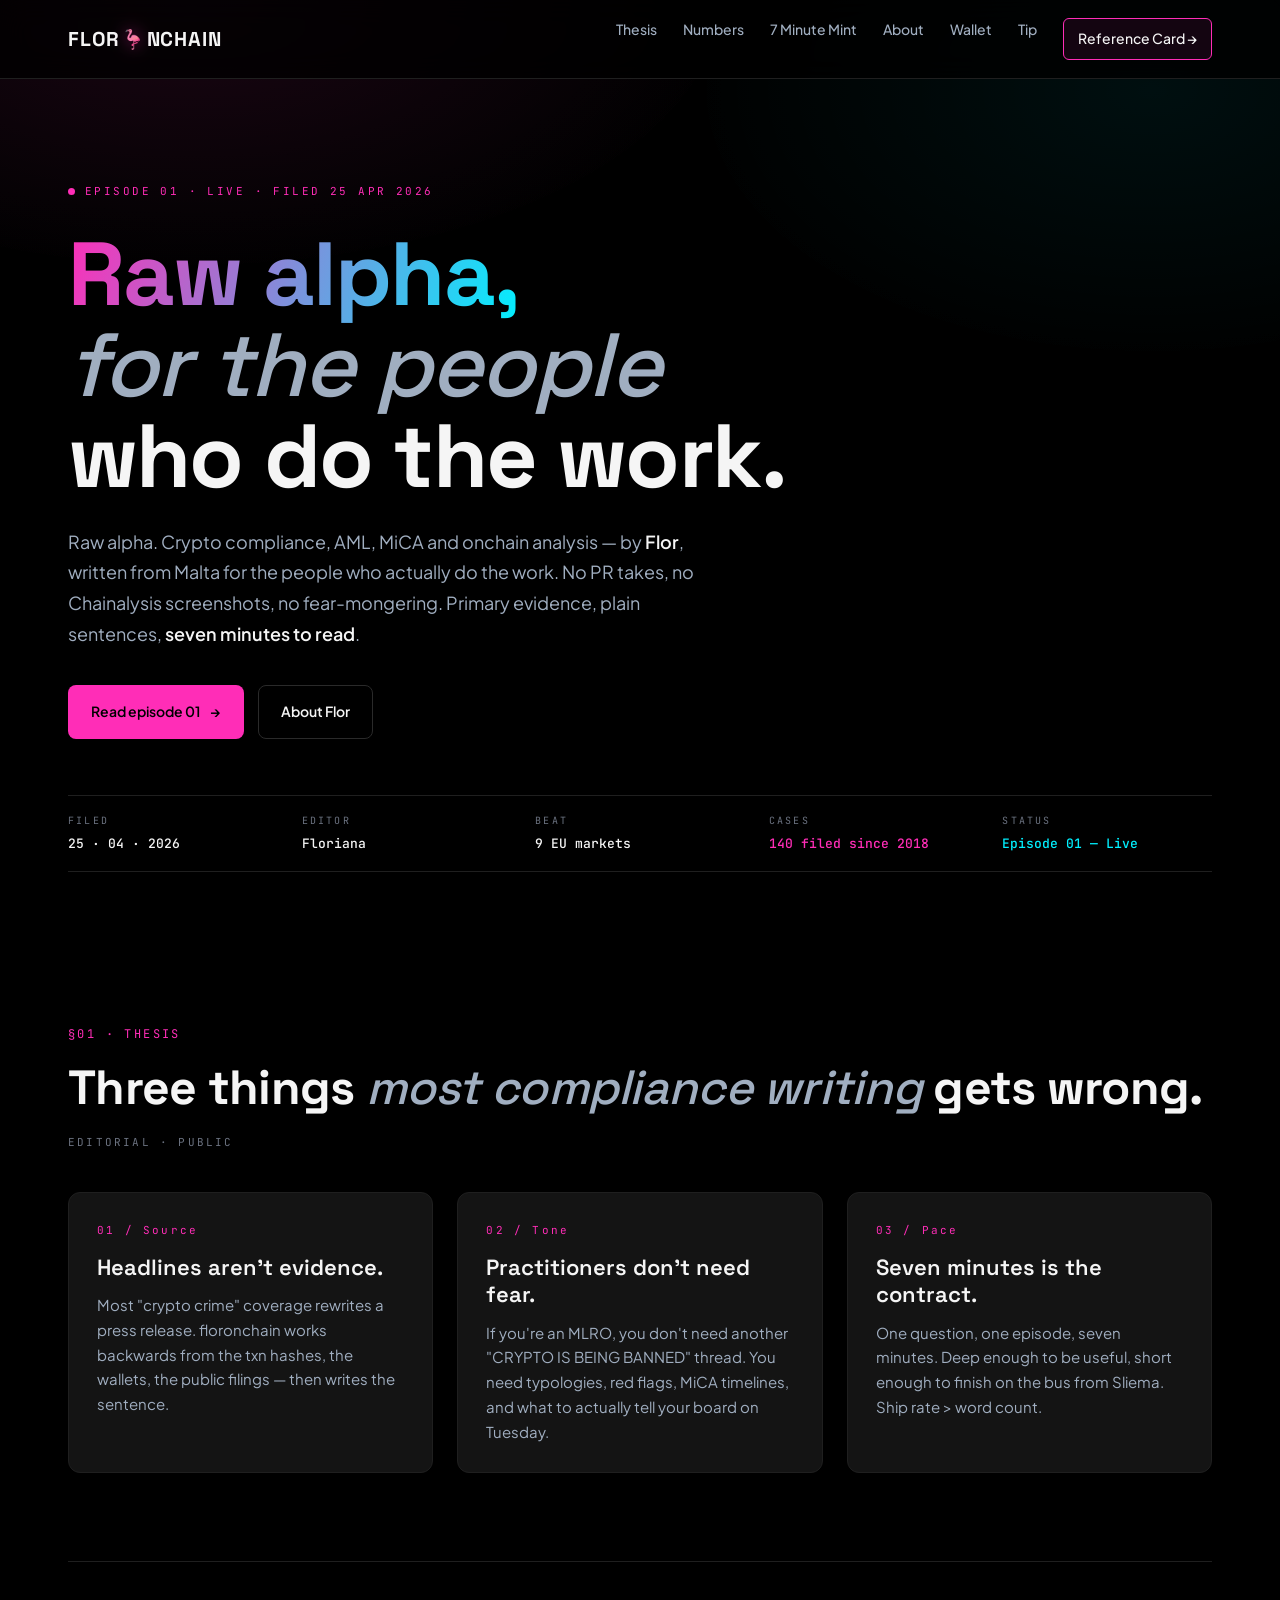
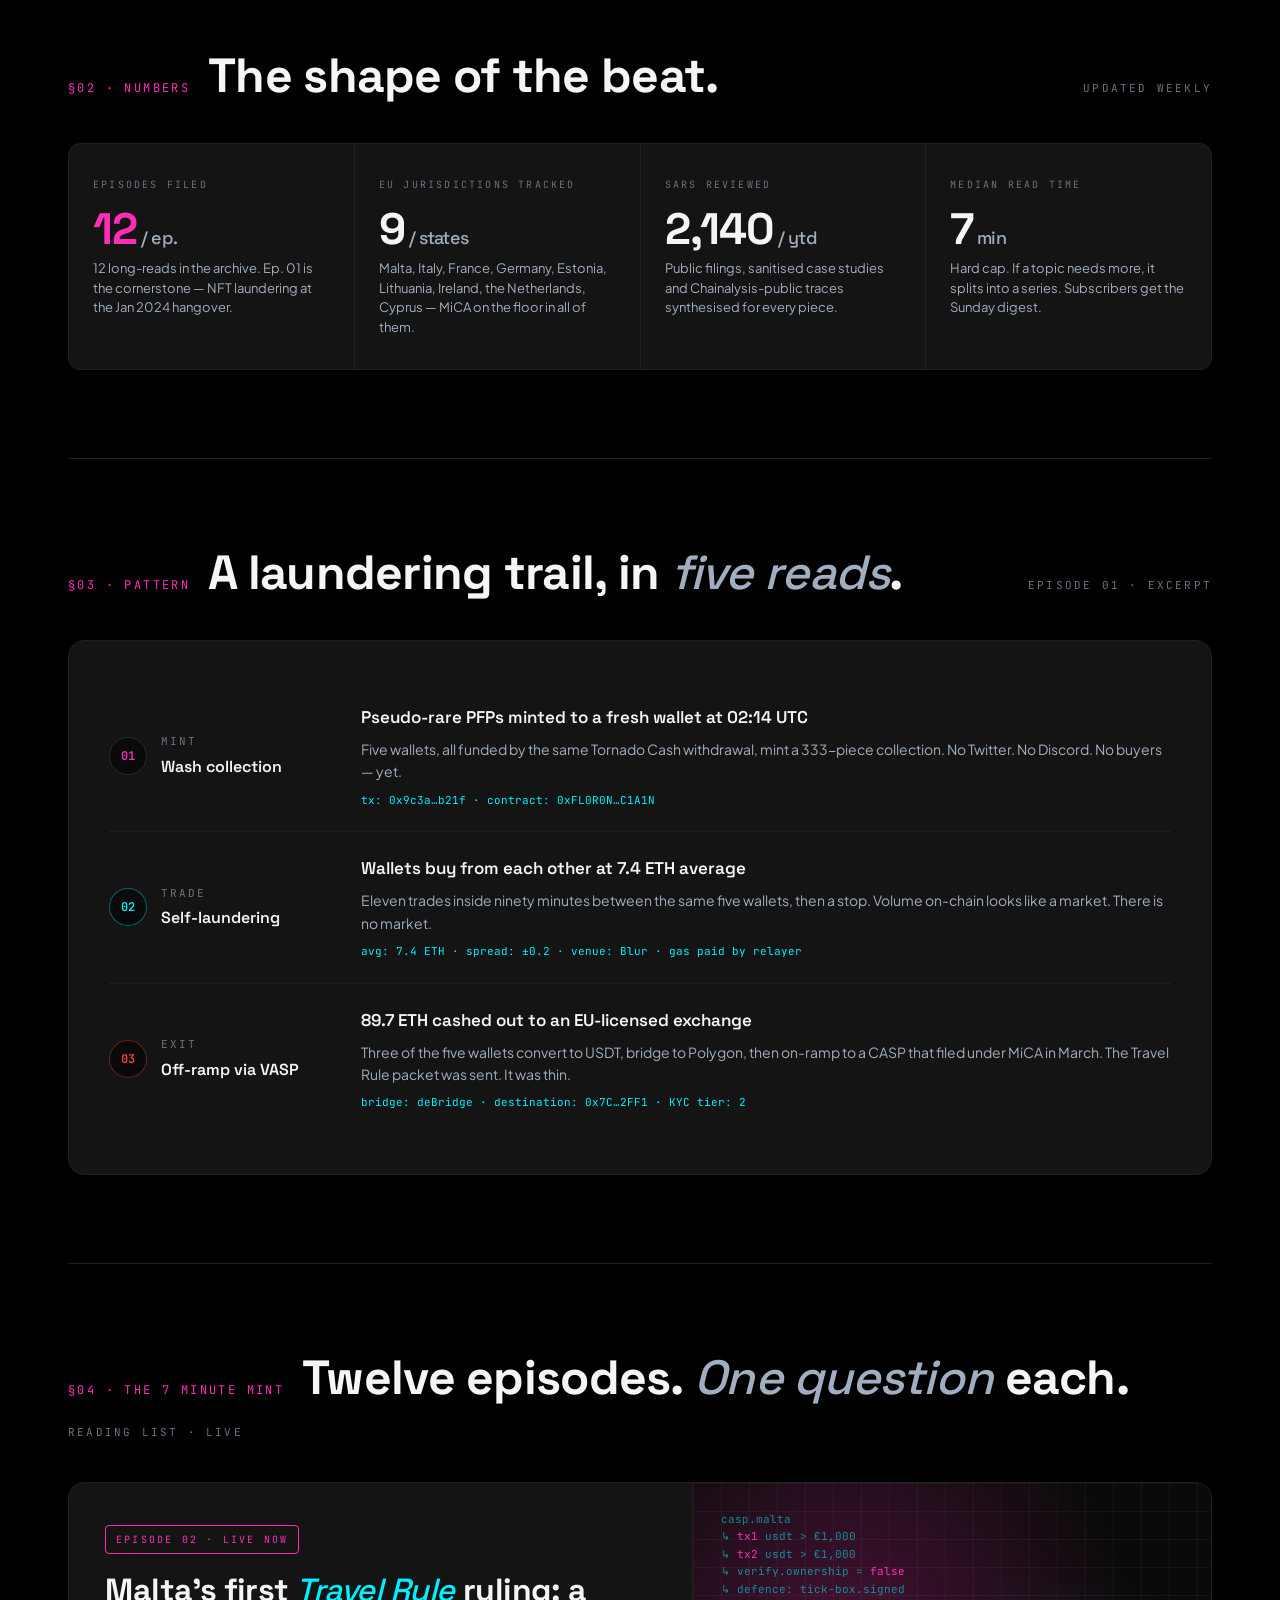
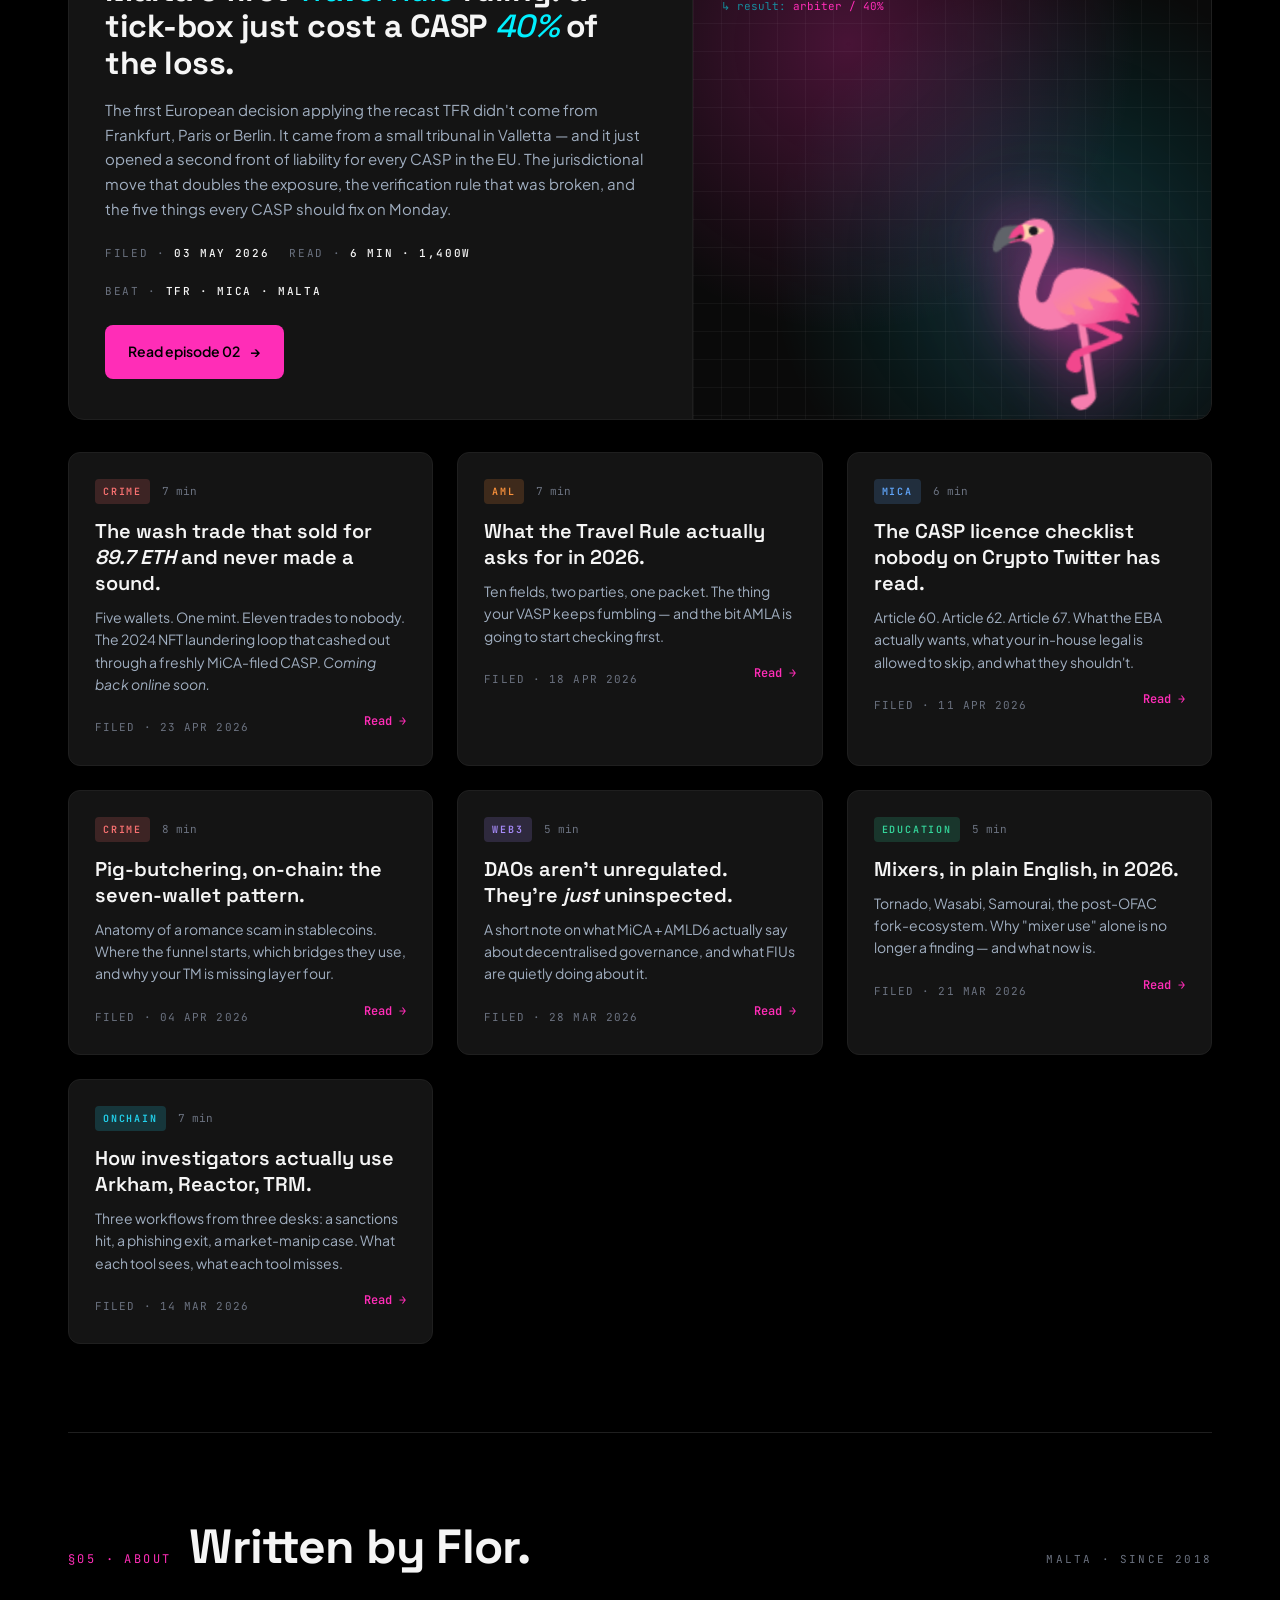
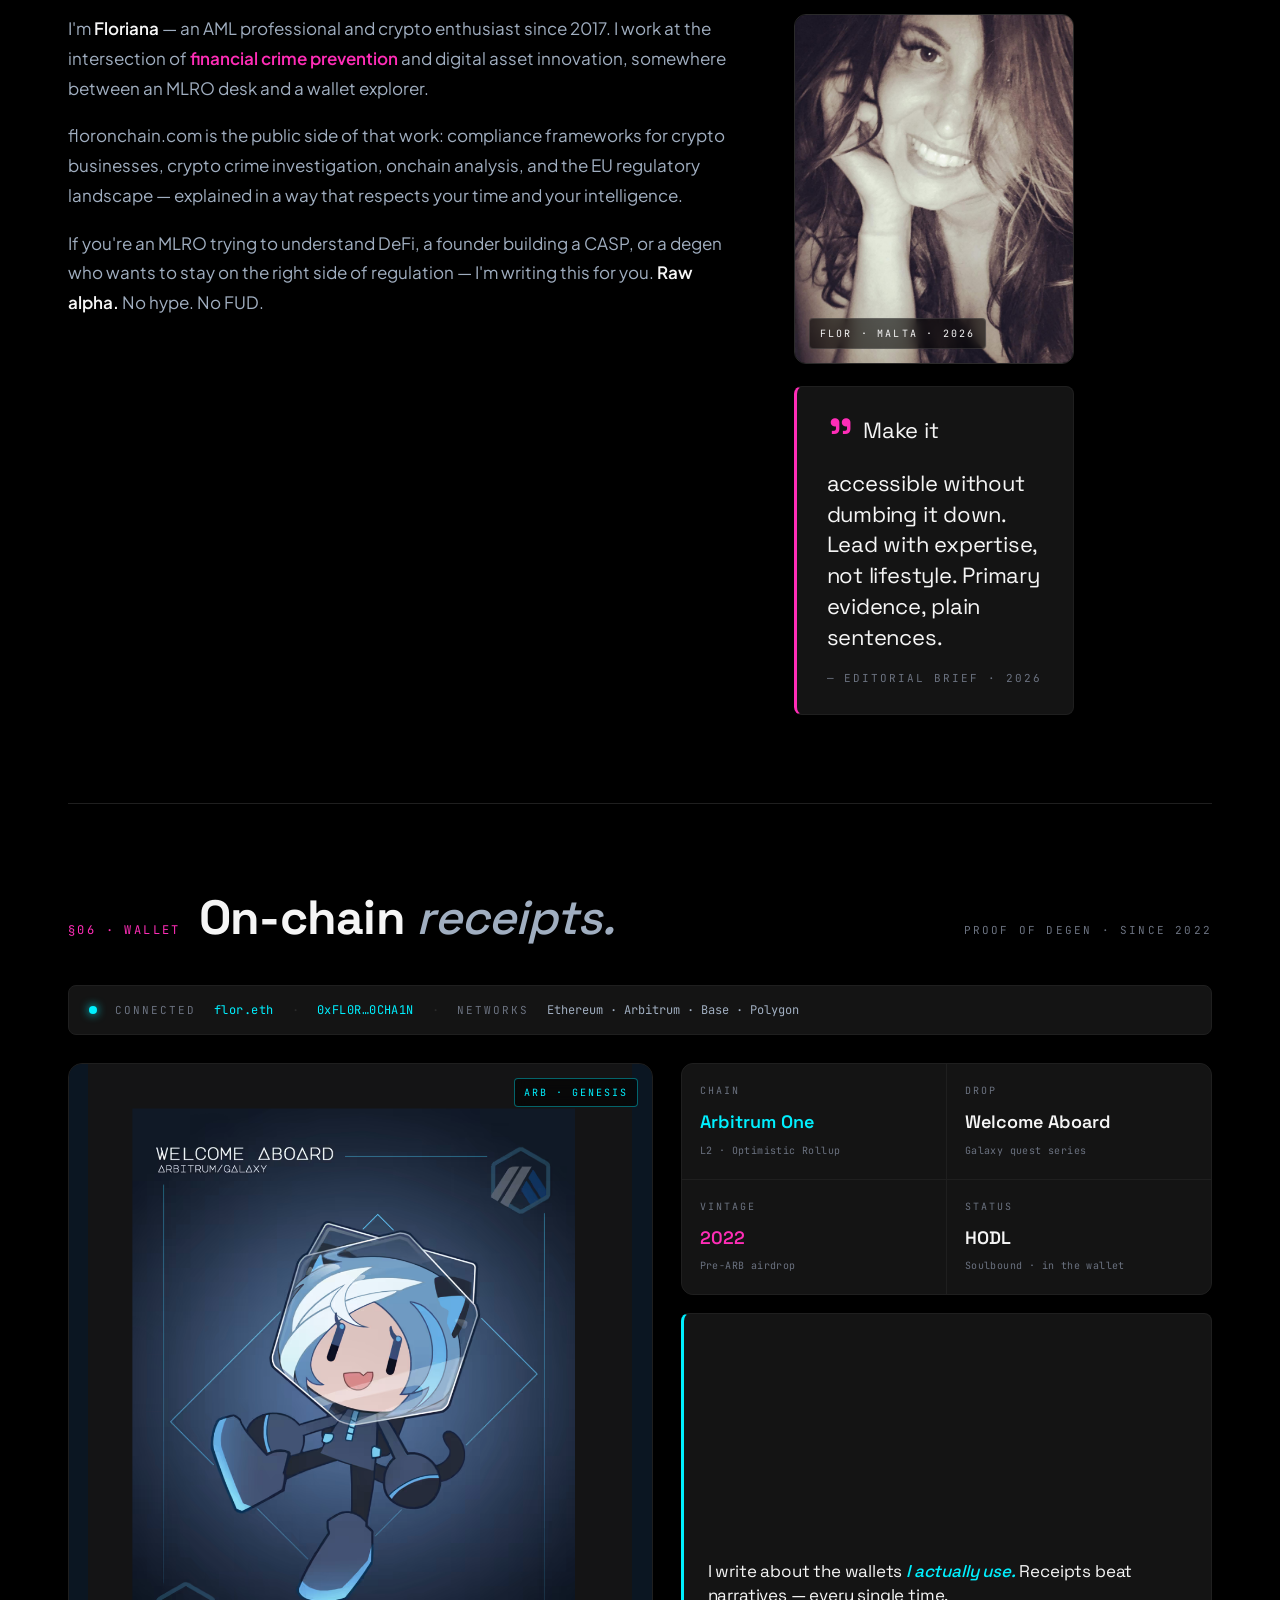
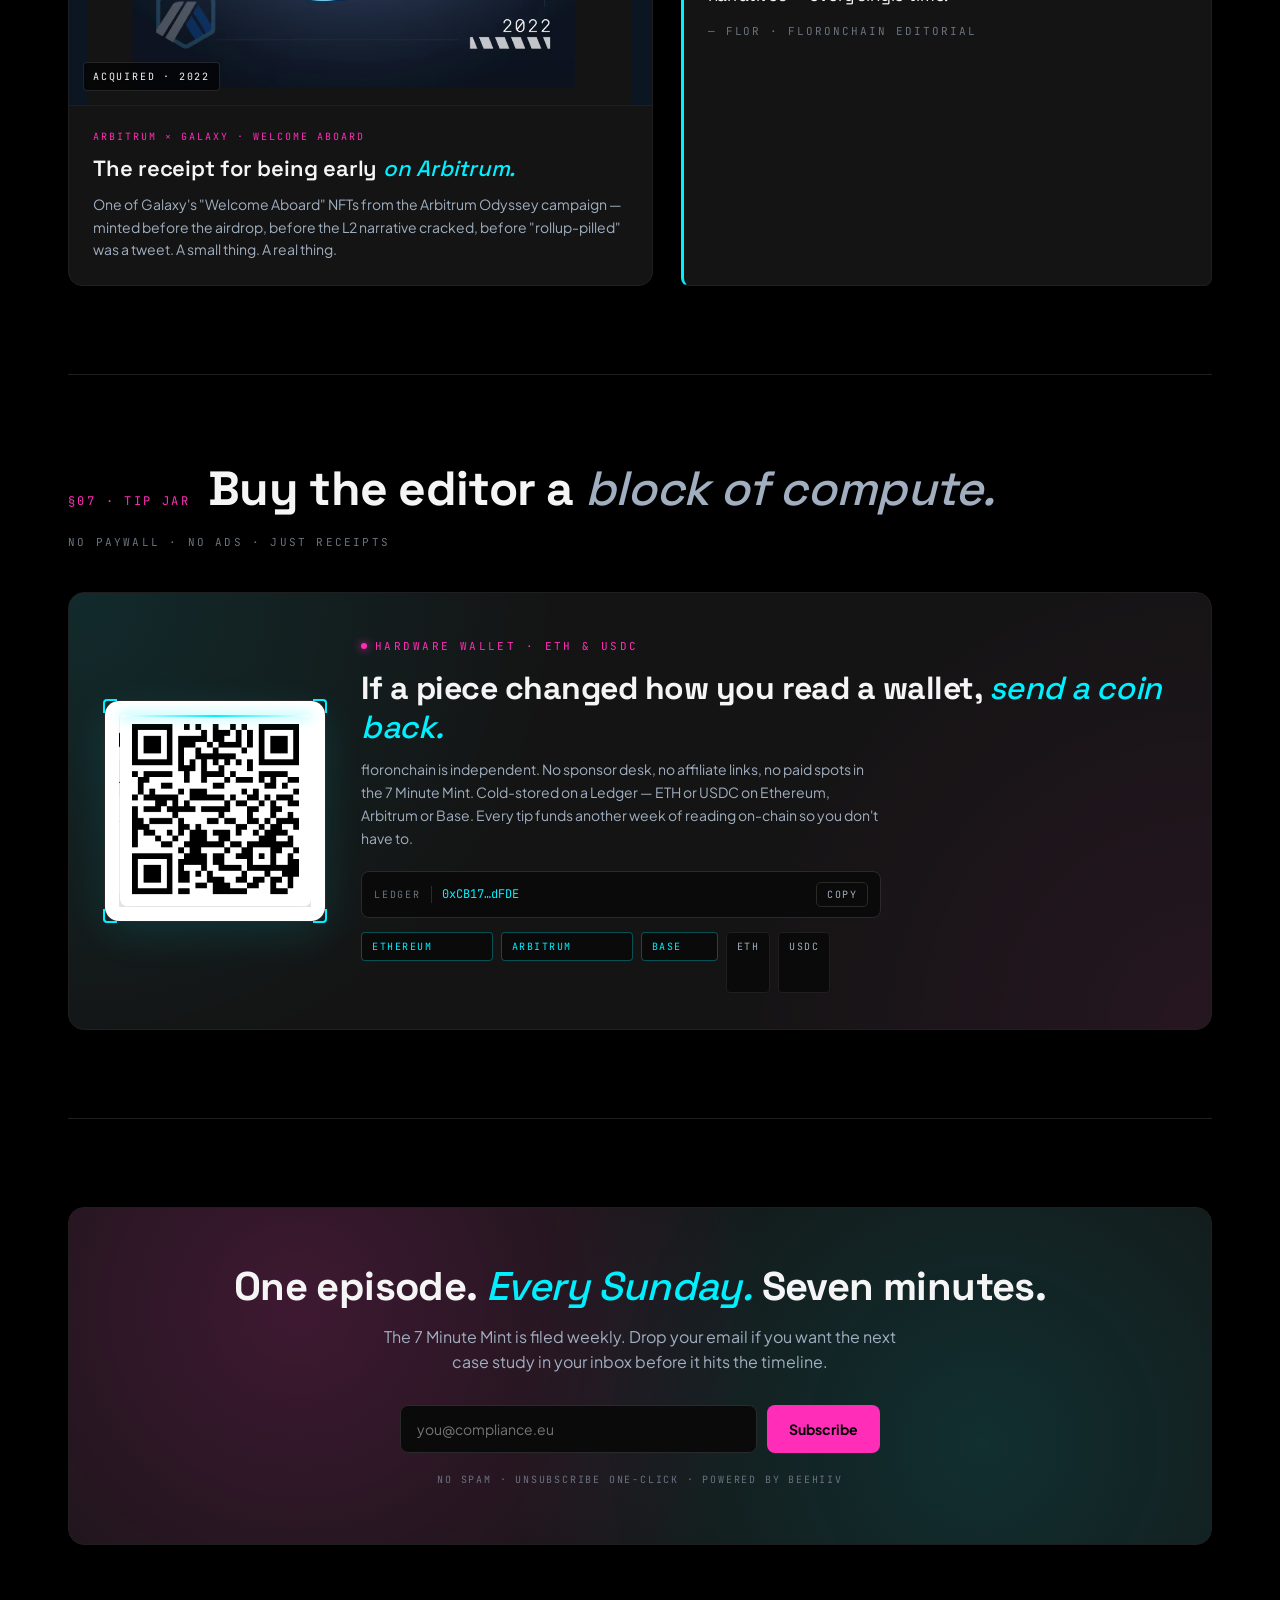
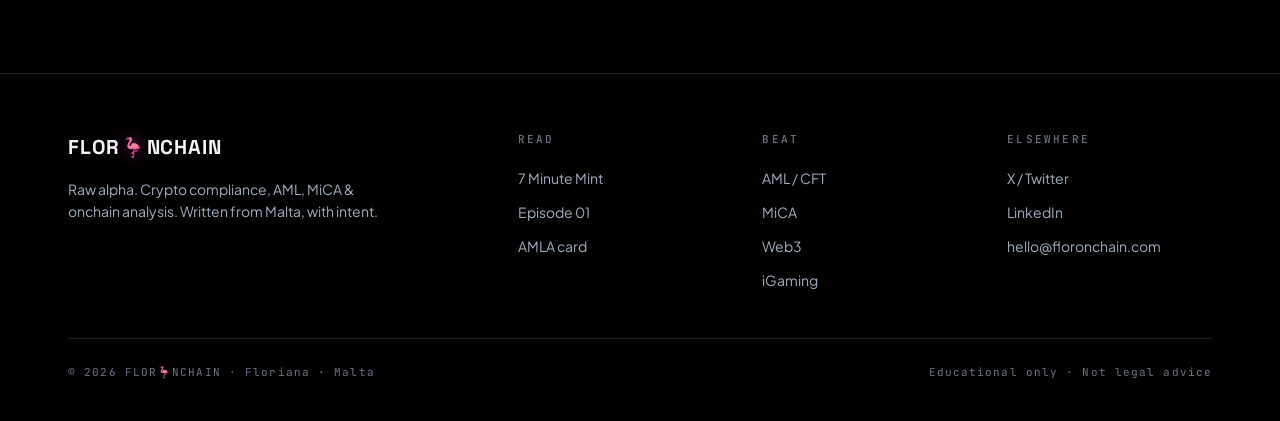
<file: index.html>
<!DOCTYPE html>
<html lang="en">
<head>
<meta charset="UTF-8">
<meta name="viewport" content="width=device-width, initial-scale=1.0">
<title>FLOR🦩NCHAIN — Raw alpha. Crypto compliance from Malta.</title>
<meta name="description" content="Crypto compliance, AML, MiCA, Travel Rule, on-chain analysis — by Flor, written from Malta for the people who actually do the work.">

<!-- Open Graph -->
<meta property="og:type" content="website">
<meta property="og:title" content="FLOR🦩NCHAIN — Raw alpha. Crypto compliance from Malta.">
<meta property="og:description" content="Crypto compliance, AML, MiCA, Travel Rule, on-chain analysis — written from Malta for the people who actually do the work.">
<meta property="og:image" content="https://floronchain.com/assets/social-card.png">
<meta property="og:image:width" content="1200">
<meta property="og:image:height" content="630">
<meta property="og:image:alt" content="FLOR🦩NCHAIN — A tick-box just cost a Maltese CASP 40% of the loss. Set against the Valletta skyline.">
<meta property="og:url" content="https://floronchain.com">
<meta property="og:site_name" content="FLOR🦩NCHAIN">

<!-- Twitter Card -->
<meta name="twitter:card" content="summary_large_image">
<meta name="twitter:title" content="FLOR🦩NCHAIN — Raw alpha. Crypto compliance from Malta.">
<meta name="twitter:description" content="Crypto compliance, AML, MiCA, Travel Rule, on-chain analysis — written from Malta for the people who actually do the work.">
<meta name="twitter:image" content="https://floronchain.com/assets/social-card.png">
<meta name="twitter:image:alt" content="A tick-box just cost a Maltese CASP 40% of the loss — Malta · Travel Rule · Recast TFR">

<link rel="preconnect" href="https://fonts.googleapis.com">
<link rel="preconnect" href="https://fonts.gstatic.com" crossorigin>
<link href="https://fonts.googleapis.com/css2?family=Space+Grotesk:wght@500;600;700&family=Plus+Jakarta+Sans:wght@400;500;600;700&family=JetBrains+Mono:wght@400;500;600&display=swap" rel="stylesheet">

<style>
  :root {
    --bg-0:        #000000;
    --bg-1:        #0a0a0a;
    --bg-card:     #141414;
    --bg-card-hi:  #1a1a1a;
    --line:        #1f1f1f;
    --line-hi:     #2a2a2a;
    --text:        #f5f5f5;
    --text-2:      #a0aec0;
    --muted:       #6b7280;
    --pink:        #ff2db7;
    --pink-deep:   #ff006e;
    --cyan:        #00f0ff;
    --red:         #ef4444;
    --amber:       #fb923c;
    --green:       #34d399;
    --violet:      #a78bfa;

    --ff-head: 'Space Grotesk', system-ui, sans-serif;
    --ff-body: 'Plus Jakarta Sans', system-ui, sans-serif;
    --ff-mono: 'JetBrains Mono', ui-monospace, monospace;
  }

  * { margin: 0; padding: 0; box-sizing: border-box; }
  html { scroll-behavior: smooth; }
  body {
    font-family: var(--ff-body);
    background: var(--bg-0);
    color: var(--text);
    line-height: 1.7;
    overflow-x: hidden;
    -webkit-font-smoothing: antialiased;
  }
  a { color: inherit; text-decoration: none; }

  /* Grain + ambient glow */
  body::before {
    content: '';
    position: fixed; inset: 0;
    background-image:
      radial-gradient(ellipse 70% 50% at 15% 0%,  rgba(255,45,183,0.10), transparent 60%),
      radial-gradient(ellipse 60% 50% at 90% 10%, rgba(0,240,255,0.06),  transparent 60%);
    pointer-events: none;
    z-index: 0;
  }
  body::after {
    content: '';
    position: fixed; inset: 0;
    background-image: url("data:image/svg+xml;utf8,<svg xmlns='http://www.w3.org/2000/svg' width='160' height='160'><filter id='n'><feTurbulence type='fractalNoise' baseFrequency='0.85' numOctaves='2' stitchTiles='stitch'/><feColorMatrix values='0 0 0 0 1  0 0 0 0 1  0 0 0 0 1  0 0 0 0.04 0'/></filter><rect width='100%' height='100%' filter='url(%23n)'/></svg>");
    opacity: 0.6;
    mix-blend-mode: overlay;
    pointer-events: none;
    z-index: 1;
  }

  /* ─── Wrap ─── */
  .wrap { position: relative; z-index: 2; max-width: 1200px; margin: 0 auto; padding: 0 28px; }

  /* ─── NAV ─── */
  .nav {
    position: sticky; top: 0; z-index: 50;
    background: rgba(0,0,0,0.78);
    backdrop-filter: blur(14px);
    -webkit-backdrop-filter: blur(14px);
    border-bottom: 1px solid var(--line);
  }
  .nav-inner {
    max-width: 1200px; margin: 0 auto;
    padding: 18px 28px;
    display: flex; align-items: center; gap: 28px;
  }
  .logo {
    font-family: var(--ff-head);
    font-weight: 700; font-size: 20px;
    letter-spacing: 0.04em;
    text-transform: uppercase;
    display: inline-flex; align-items: center;
    color: var(--text);
  }
  .logo .o {
    display: inline-block;
    font-size: 0.95em; line-height: 1;
    margin: 0 0.04em;
    transform: translateY(0.04em);
    filter: drop-shadow(0 0 8px rgba(255,45,183,0.6));
    transition: filter 0.25s, transform 0.25s;
  }
  .logo:hover .o {
    filter: drop-shadow(0 0 14px rgba(255,45,183,0.95)) drop-shadow(0 0 22px rgba(0,240,255,0.35));
    transform: translateY(0.04em) rotate(-6deg);
  }
  .nav-links {
    display: flex; gap: 26px;
    margin-left: auto;
    font-size: 14px;
    font-weight: 500;
  }
  .nav-links a {
    color: var(--text-2);
    transition: color 0.2s;
    position: relative;
  }
  .nav-links a:hover { color: var(--pink); }
  .nav-links a.cta {
    color: var(--text);
    padding: 8px 14px;
    border: 1px solid var(--pink);
    border-radius: 6px;
    background: rgba(255,45,183,0.08);
  }
  .nav-links a.cta:hover {
    background: var(--pink);
    color: var(--bg-0);
  }

  /* ─── HERO ─── */
  .hero { padding: 96px 0 64px; position: relative; }
  .hero-tag {
    font-family: var(--ff-mono);
    font-size: 11px; letter-spacing: 0.22em; text-transform: uppercase;
    color: var(--pink);
    display: inline-flex; align-items: center; gap: 10px;
    margin-bottom: 28px;
  }
  .hero-tag .pulse {
    width: 7px; height: 7px; border-radius: 50%;
    background: var(--pink);
    box-shadow: 0 0 0 0 rgba(255,45,183,0.7);
    animation: pulse 1.8s infinite;
  }
  @keyframes pulse {
    0% { box-shadow: 0 0 0 0 rgba(255,45,183,0.7); }
    70% { box-shadow: 0 0 0 10px rgba(255,45,183,0); }
    100% { box-shadow: 0 0 0 0 rgba(255,45,183,0); }
  }

  h1.hero-title {
    font-family: var(--ff-head);
    font-weight: 700;
    font-size: clamp(44px, 7vw, 92px);
    line-height: 1.02;
    letter-spacing: -0.02em;
    margin-bottom: 24px;
    text-wrap: balance;
  }
  h1.hero-title .grad {
    background: linear-gradient(110deg, var(--pink) 0%, var(--cyan) 100%);
    -webkit-background-clip: text;
    background-clip: text;
    -webkit-text-fill-color: transparent;
  }
  h1.hero-title em {
    font-style: italic;
    font-weight: 500;
    color: var(--text-2);
  }

  .hero-deck {
    font-size: 18px;
    color: var(--text-2);
    max-width: 640px;
    margin-bottom: 36px;
    line-height: 1.7;
  }
  .hero-deck b { color: var(--text); font-weight: 600; }

  .hero-actions {
    display: flex; gap: 14px; flex-wrap: wrap;
    margin-bottom: 56px;
  }
  .btn {
    font-family: var(--ff-body);
    font-weight: 600; font-size: 14px;
    padding: 14px 22px;
    border-radius: 8px;
    cursor: pointer;
    border: 1px solid transparent;
    transition: all 0.2s;
    display: inline-flex; align-items: center; gap: 10px;
  }
  .btn-pink {
    background: var(--pink); color: var(--bg-0);
    box-shadow: 0 0 0 0 rgba(255,45,183,0.3);
  }
  .btn-pink:hover {
    background: var(--pink-deep);
    box-shadow: 0 8px 24px -8px rgba(255,45,183,0.6);
    transform: translateY(-1px);
  }
  .btn-ghost {
    background: transparent; color: var(--text);
    border-color: var(--line-hi);
  }
  .btn-ghost:hover {
    border-color: var(--cyan);
    color: var(--cyan);
  }

  /* Filing strip — small editorial nod, in our palette */
  .filing-strip {
    border-top: 1px solid var(--line);
    border-bottom: 1px solid var(--line);
    padding: 16px 0;
    display: grid;
    grid-template-columns: repeat(5, 1fr);
    gap: 24px;
    font-family: var(--ff-mono);
  }
  .filing-strip .cell .k {
    font-size: 10px; letter-spacing: 0.22em; text-transform: uppercase;
    color: var(--muted);
  }
  .filing-strip .cell .v {
    font-size: 13px; color: var(--text);
    margin-top: 4px;
    font-weight: 500;
  }
  .filing-strip .cell .v.pink { color: var(--pink); }
  .filing-strip .cell .v.cyan { color: var(--cyan); }
  @media (max-width: 720px) {
    .filing-strip { grid-template-columns: repeat(2, 1fr); }
  }

  /* ─── SECTIONS ─── */
  .section { padding: 88px 0; position: relative; }
  .section + .section { border-top: 1px solid var(--line); }

  .sec-head {
    display: flex; align-items: baseline; gap: 18px;
    margin-bottom: 40px;
    flex-wrap: wrap;
  }
  .sec-num {
    font-family: var(--ff-mono);
    font-size: 12px; letter-spacing: 0.2em; text-transform: uppercase;
    color: var(--pink);
  }
  h2.sec-title {
    font-family: var(--ff-head);
    font-weight: 700;
    font-size: clamp(32px, 4vw, 48px);
    line-height: 1.1;
    letter-spacing: -0.015em;
    color: var(--text);
    flex: 1 1 auto;
  }
  h2.sec-title em { font-style: italic; font-weight: 500; color: var(--text-2); }
  .sec-meta {
    font-family: var(--ff-mono);
    font-size: 11px; letter-spacing: 0.2em; text-transform: uppercase;
    color: var(--muted);
  }

  /* ─── THESIS ─── */
  .thesis-grid {
    display: grid;
    grid-template-columns: repeat(3, 1fr);
    gap: 24px;
  }
  .thesis-card {
    background: var(--bg-card);
    border: 1px solid var(--line);
    border-radius: 12px;
    padding: 28px;
    transition: all 0.25s;
    position: relative;
    overflow: hidden;
  }
  .thesis-card::before {
    content: '';
    position: absolute; top: 0; left: 0;
    width: 100%; height: 3px;
    background: linear-gradient(90deg, var(--pink), var(--cyan));
    transform: scaleX(0); transform-origin: left;
    transition: transform 0.3s;
  }
  .thesis-card:hover {
    background: var(--bg-card-hi);
    border-color: var(--line-hi);
    transform: translateY(-3px);
  }
  .thesis-card:hover::before { transform: scaleX(1); }

  .thesis-card .num {
    font-family: var(--ff-mono);
    font-size: 11px; letter-spacing: 0.2em;
    color: var(--pink);
    margin-bottom: 14px;
  }
  .thesis-card h3 {
    font-family: var(--ff-head);
    font-weight: 600;
    font-size: 22px;
    line-height: 1.25;
    margin-bottom: 12px;
    color: var(--text);
  }
  .thesis-card p {
    font-size: 15px;
    color: var(--text-2);
    line-height: 1.65;
  }
  @media (max-width: 820px) { .thesis-grid { grid-template-columns: 1fr; } }

  /* ─── NUMBERS ─── */
  .numbers-grid {
    display: grid;
    grid-template-columns: repeat(4, 1fr);
    gap: 1px;
    background: var(--line);
    border: 1px solid var(--line);
    border-radius: 12px;
    overflow: hidden;
  }
  .stat {
    background: var(--bg-card);
    padding: 32px 24px;
    transition: background 0.2s;
  }
  .stat:hover { background: var(--bg-card-hi); }
  .stat .k {
    font-family: var(--ff-mono);
    font-size: 10px; letter-spacing: 0.22em; text-transform: uppercase;
    color: var(--muted);
    margin-bottom: 14px;
  }
  .stat .big {
    font-family: var(--ff-head);
    font-weight: 700;
    font-size: 44px;
    line-height: 1;
    color: var(--text);
    letter-spacing: -0.02em;
    margin-bottom: 8px;
  }
  .stat .big .unit {
    font-size: 18px;
    color: var(--text-2);
    font-weight: 500;
    margin-left: 4px;
  }
  .stat .big.pink { color: var(--pink); }
  .stat .sub {
    font-size: 13px;
    color: var(--text-2);
    line-height: 1.5;
  }
  @media (max-width: 820px) { .numbers-grid { grid-template-columns: repeat(2, 1fr); } }

  /* ─── PATTERN (chain visual) ─── */
  .pattern-wrap {
    background: var(--bg-card);
    border: 1px solid var(--line);
    border-radius: 16px;
    padding: 40px;
    overflow: hidden;
  }
  .pattern-row {
    display: grid;
    grid-template-columns: 220px 1fr;
    gap: 32px;
    align-items: center;
    padding: 22px 0;
    border-top: 1px solid var(--line);
  }
  .pattern-row:first-of-type { border-top: 0; }

  .pattern-step {
    display: flex; align-items: center; gap: 14px;
  }
  .pattern-step .dot {
    width: 38px; height: 38px;
    border-radius: 50%;
    background: var(--bg-1);
    border: 1px solid var(--line-hi);
    display: flex; align-items: center; justify-content: center;
    font-family: var(--ff-mono);
    font-size: 12px; font-weight: 600;
    color: var(--pink);
    flex-shrink: 0;
  }
  .pattern-step .dot.cyan { color: var(--cyan); border-color: rgba(0,240,255,0.4); }
  .pattern-step .dot.red  { color: var(--red);  border-color: rgba(239,68,68,0.4); }
  .pattern-step .label {
    font-family: var(--ff-mono);
    font-size: 11px; letter-spacing: 0.18em; text-transform: uppercase;
    color: var(--muted);
  }
  .pattern-step .name {
    font-family: var(--ff-head);
    font-size: 16px; font-weight: 600;
    color: var(--text);
    margin-top: 2px;
  }

  .pattern-detail h4 {
    font-family: var(--ff-head);
    font-size: 17px; font-weight: 600;
    color: var(--text);
    margin-bottom: 6px;
  }
  .pattern-detail p {
    font-size: 14px;
    color: var(--text-2);
    line-height: 1.6;
  }
  .pattern-detail .hash {
    font-family: var(--ff-mono);
    font-size: 11px;
    color: var(--cyan);
    margin-top: 8px;
    word-break: break-all;
  }
  @media (max-width: 720px) {
    .pattern-row { grid-template-columns: 1fr; gap: 16px; }
  }

  /* ─── ARCHIVE (article cards) ─── */
  .archive-grid {
    display: grid;
    grid-template-columns: repeat(auto-fill, minmax(340px, 1fr));
    gap: 24px;
  }
  .article {
    background: var(--bg-card);
    border: 1px solid var(--line);
    border-radius: 12px;
    padding: 26px;
    transition: all 0.25s;
    position: relative;
    cursor: pointer;
    overflow: hidden;
  }
  .article::before {
    content: '';
    position: absolute; top: 0; left: 0;
    width: 100%; height: 3px;
    background: linear-gradient(90deg, var(--pink), var(--cyan));
    transform: scaleX(0); transform-origin: left;
    transition: transform 0.3s;
  }
  .article:hover {
    background: var(--bg-card-hi);
    border-color: var(--line-hi);
    transform: translateY(-3px);
  }
  .article:hover::before { transform: scaleX(1); }

  .a-meta {
    display: flex; align-items: center; gap: 12px;
    margin-bottom: 14px;
    flex-wrap: wrap;
  }
  .cat {
    font-family: var(--ff-mono);
    font-size: 10px; letter-spacing: 0.18em; text-transform: uppercase;
    padding: 4px 8px;
    border-radius: 4px;
    font-weight: 600;
  }
  .cat.aml      { background: rgba(251,146,60,0.18);  color: var(--amber); }
  .cat.mica     { background: rgba(96,165,250,0.18);  color: #60a5fa; }
  .cat.crime    { background: rgba(248,113,113,0.18); color: #f87171; }
  .cat.education{ background: rgba(52,211,153,0.18);  color: var(--green); }
  .cat.web3     { background: rgba(167,139,250,0.18); color: var(--violet); }
  .cat.tech     { background: rgba(34,211,238,0.18);  color: #22d3ee; }
  .a-meta .read {
    font-family: var(--ff-mono);
    font-size: 11px; color: var(--muted);
  }

  .article h3 {
    font-family: var(--ff-head);
    font-weight: 600;
    font-size: 20px;
    line-height: 1.3;
    margin-bottom: 10px;
    color: var(--text);
  }
  .article .ex {
    font-size: 14px;
    color: var(--text-2);
    line-height: 1.6;
    margin-bottom: 16px;
  }
  .article .date {
    font-family: var(--ff-mono);
    font-size: 11px; letter-spacing: 0.1em;
    color: var(--muted);
  }
  .article .arrow {
    color: var(--pink);
    font-family: var(--ff-mono);
    font-size: 12px; font-weight: 600;
    float: right;
  }

  /* Featured episode */
  .featured {
    background: var(--bg-card);
    border: 1px solid var(--line);
    border-radius: 16px;
    overflow: hidden;
    margin-bottom: 32px;
    display: grid;
    grid-template-columns: 1.2fr 1fr;
    gap: 0;
  }
  .featured-body { padding: 40px 36px; }
  .featured-tag {
    display: inline-flex; align-items: center; gap: 8px;
    font-family: var(--ff-mono);
    font-size: 10px; letter-spacing: 0.22em; text-transform: uppercase;
    padding: 5px 10px;
    border: 1px solid var(--pink);
    color: var(--pink);
    border-radius: 4px;
    margin-bottom: 18px;
  }
  .featured h3 {
    font-family: var(--ff-head);
    font-size: 32px; font-weight: 700;
    line-height: 1.15;
    letter-spacing: -0.015em;
    margin-bottom: 16px;
    color: var(--text);
  }
  .featured h3 em { font-style: italic; font-weight: 500; color: var(--cyan); }
  .featured p {
    font-size: 15px;
    color: var(--text-2);
    line-height: 1.65;
    margin-bottom: 22px;
  }
  .featured-meta {
    display: flex; gap: 20px; flex-wrap: wrap;
    font-family: var(--ff-mono);
    font-size: 11px; letter-spacing: 0.15em; text-transform: uppercase;
    color: var(--muted);
    margin-bottom: 24px;
  }
  .featured-meta b { color: var(--text); font-weight: 500; }

  .featured-art {
    background:
      radial-gradient(circle at 30% 30%, rgba(255,45,183,0.25), transparent 55%),
      radial-gradient(circle at 70% 70%, rgba(0,240,255,0.18), transparent 55%),
      var(--bg-1);
    position: relative;
    min-height: 320px;
    border-left: 1px solid var(--line);
    overflow: hidden;
  }
  .featured-art .grid-bg {
    position: absolute; inset: 0;
    background-image:
      linear-gradient(rgba(255,255,255,0.04) 1px, transparent 1px),
      linear-gradient(90deg, rgba(255,255,255,0.04) 1px, transparent 1px);
    background-size: 28px 28px;
  }
  .featured-art .flam {
    position: absolute;
    font-size: 180px;
    line-height: 1;
    bottom: 28px; right: 28px;
    filter: drop-shadow(0 0 30px rgba(255,45,183,0.6)) drop-shadow(0 0 60px rgba(255,45,183,0.3));
    transform: rotate(-8deg);
  }
  .featured-art .cipher {
    position: absolute;
    top: 28px; left: 28px;
    font-family: var(--ff-mono);
    font-size: 11px;
    color: rgba(0,240,255,0.55);
    line-height: 1.6;
  }
  .featured-art .cipher .hl { color: var(--pink); }

  @media (max-width: 900px) {
    .featured { grid-template-columns: 1fr; }
    .featured-art { min-height: 240px; border-left: 0; border-top: 1px solid var(--line); }
    .featured-art .flam { font-size: 120px; }
  }

  /* ─── ABOUT ─── */
  .about {
    display: grid;
    grid-template-columns: 1.6fr 1fr;
    gap: 56px;
    align-items: start;
  }
  .about-body p {
    font-size: 17px;
    color: var(--text-2);
    line-height: 1.75;
    margin-bottom: 18px;
  }
  .about-body p b { color: var(--text); font-weight: 600; }
  .about-body p em { color: var(--pink); font-style: normal; font-weight: 600; }
  .about-quote {
    background: var(--bg-card);
    border: 1px solid var(--line);
    border-left: 3px solid var(--pink);
    border-radius: 8px;
    padding: 28px 30px;
    font-family: var(--ff-head);
    font-size: 22px;
    line-height: 1.4;
    color: var(--text);
    letter-spacing: -0.01em;
  }
  .about-quote::before {
    content: '"';
    font-size: 64px;
    line-height: 0.8;
    color: var(--pink);
    margin-right: 4px;
    vertical-align: -0.4em;
  }
  .about-quote .src {
    display: block;
    margin-top: 18px;
    font-family: var(--ff-mono);
    font-size: 11px;
    letter-spacing: 0.18em;
    text-transform: uppercase;
    color: var(--muted);
  }
  @media (max-width: 820px) { .about { grid-template-columns: 1fr; gap: 32px; } }

  /* Photo frame for Flor */
  .about-photo { display: flex; flex-direction: column; gap: 22px; max-width: 280px; }
  .photo-frame {
    position: relative;
    aspect-ratio: 4 / 5;
    border: 1px solid var(--line-hi);
    border-radius: 12px;
    overflow: hidden;
    background:
      radial-gradient(circle at 30% 30%, rgba(255,45,183,0.18), transparent 60%),
      radial-gradient(circle at 70% 70%, rgba(0,240,255,0.10), transparent 60%),
      var(--bg-1);
  }
  .photo-frame img {
    width: 100%; height: 100%;
    object-fit: cover;
    display: block;
  }
  .photo-placeholder {
    position: absolute; inset: 0;
    display: none;
    flex-direction: column;
    align-items: center; justify-content: center;
    gap: 10px;
    text-align: center;
    padding: 24px;
  }
  .photo-placeholder .ph-emoji {
    font-size: 64px;
    filter: drop-shadow(0 0 24px rgba(255,45,183,0.55));
    margin-bottom: 8px;
  }
  .photo-placeholder .ph-label {
    font-family: var(--ff-head);
    font-size: 18px;
    color: var(--text);
    font-weight: 600;
  }
  .photo-placeholder .ph-hint {
    font-family: var(--ff-mono);
    font-size: 11px; letter-spacing: 0.1em;
    color: var(--muted);
    line-height: 1.6;
  }
  .photo-placeholder .ph-hint code {
    color: var(--cyan);
    background: rgba(0,240,255,0.08);
    padding: 1px 6px;
    border-radius: 3px;
  }
  .photo-stamp {
    position: absolute;
    bottom: 14px; left: 14px;
    font-family: var(--ff-mono);
    font-size: 10px; letter-spacing: 0.22em;
    color: var(--text);
    background: rgba(0,0,0,0.6);
    backdrop-filter: blur(6px);
    padding: 6px 10px;
    border: 1px solid rgba(255,255,255,0.12);
    border-radius: 4px;
    text-transform: uppercase;
  }

  /* ─── WALLET (on-chain receipts) ─── */
  .wallet-bar {
    display: flex; align-items: center; gap: 18px;
    padding: 14px 20px;
    background: var(--bg-card);
    border: 1px solid var(--line);
    border-radius: 8px;
    margin-bottom: 28px;
    font-family: var(--ff-mono);
    font-size: 12px;
    color: var(--text-2);
    flex-wrap: wrap;
  }
  .wallet-bar .live-dot {
    width: 8px; height: 8px; border-radius: 50%;
    background: var(--cyan);
    box-shadow: 0 0 10px var(--cyan);
    animation: pulse-cyan 1.6s infinite;
  }
  @keyframes pulse-cyan {
    0%,100% { opacity: 1; }
    50% { opacity: 0.4; }
  }
  .wallet-bar .addr {
    color: var(--cyan);
    letter-spacing: 0.04em;
  }
  .wallet-bar .sep { color: var(--line-hi); }
  .wallet-bar .label { color: var(--muted); letter-spacing: 0.18em; text-transform: uppercase; font-size: 11px; }

  .wallet-grid {
    display: grid;
    grid-template-columns: 1.1fr 1fr;
    gap: 28px;
    align-items: stretch;
  }
  @media (max-width: 820px) { .wallet-grid { grid-template-columns: 1fr; } }

  .nft-card {
    background: var(--bg-card);
    border: 1px solid var(--line);
    border-radius: 14px;
    overflow: hidden;
    display: flex; flex-direction: column;
    transition: all 0.25s;
    position: relative;
  }
  .nft-card:hover {
    border-color: var(--line-hi);
    transform: translateY(-2px);
  }
  .nft-img-wrap {
    position: relative;
    aspect-ratio: 1 / 1.1;
    background: #0b1622;
    overflow: hidden;
  }
  .nft-img-wrap img {
    width: 100%; height: 100%;
    object-fit: contain;
    display: block;
  }
  .nft-img-wrap .nft-stamp {
    position: absolute;
    top: 14px; right: 14px;
    font-family: var(--ff-mono);
    font-size: 10px; letter-spacing: 0.2em;
    color: var(--cyan);
    background: rgba(0,0,0,0.6);
    backdrop-filter: blur(6px);
    padding: 5px 9px;
    border: 1px solid rgba(0,240,255,0.4);
    border-radius: 4px;
    text-transform: uppercase;
  }
  .nft-img-wrap .acquired {
    position: absolute;
    bottom: 14px; left: 14px;
    font-family: var(--ff-mono);
    font-size: 10px; letter-spacing: 0.18em;
    color: var(--text);
    background: rgba(0,0,0,0.65);
    backdrop-filter: blur(6px);
    padding: 5px 9px;
    border: 1px solid rgba(255,255,255,0.12);
    border-radius: 4px;
    text-transform: uppercase;
  }
  .nft-meta {
    padding: 22px 24px 24px;
    border-top: 1px solid var(--line);
  }
  .nft-meta .eyebrow {
    font-family: var(--ff-mono);
    font-size: 10px; letter-spacing: 0.2em; text-transform: uppercase;
    color: var(--pink);
    margin-bottom: 10px;
  }
  .nft-meta h3 {
    font-family: var(--ff-head);
    font-weight: 600;
    font-size: 22px;
    line-height: 1.2;
    color: var(--text);
    margin-bottom: 12px;
    letter-spacing: -0.01em;
  }
  .nft-meta h3 em { font-style: italic; font-weight: 500; color: var(--cyan); }
  .nft-meta p {
    font-size: 14px;
    color: var(--text-2);
    line-height: 1.6;
  }

  .nft-side {
    display: flex; flex-direction: column;
    gap: 18px;
  }
  .nft-attr-grid {
    display: grid;
    grid-template-columns: 1fr 1fr;
    gap: 1px;
    background: var(--line);
    border: 1px solid var(--line);
    border-radius: 12px;
    overflow: hidden;
  }
  .nft-attr {
    background: var(--bg-card);
    padding: 18px 18px 20px;
  }
  .nft-attr .k {
    font-family: var(--ff-mono);
    font-size: 10px; letter-spacing: 0.2em; text-transform: uppercase;
    color: var(--muted);
    margin-bottom: 8px;
  }
  .nft-attr .v {
    font-family: var(--ff-head);
    font-size: 18px;
    font-weight: 600;
    color: var(--text);
  }
  .nft-attr .v.cyan { color: var(--cyan); }
  .nft-attr .v.pink { color: var(--pink); }
  .nft-attr small {
    display: block;
    font-family: var(--ff-mono);
    font-size: 10px;
    color: var(--muted);
    margin-top: 4px;
    letter-spacing: 0.04em;
  }

  .nft-quote {
    background: var(--bg-card);
    border: 1px solid var(--line);
    border-left: 3px solid var(--cyan);
    border-radius: 8px;
    padding: 22px 24px;
    flex: 1;
    display: flex; flex-direction: column;
    justify-content: center;
  }
  .nft-quote p {
    font-family: var(--ff-head);
    font-size: 17px;
    line-height: 1.45;
    color: var(--text);
    letter-spacing: -0.01em;
    margin-bottom: 14px;
  }
  .nft-quote p em { color: var(--cyan); font-style: italic; font-weight: 500; }
  .nft-quote .src {
    font-family: var(--ff-mono);
    font-size: 11px; letter-spacing: 0.18em; text-transform: uppercase;
    color: var(--muted);
  }

  /* ─── TIP / DONATION ─── */
  .tip {
    display: grid;
    grid-template-columns: auto 1fr;
    gap: 36px;
    align-items: center;
    background: var(--bg-card);
    border: 1px solid var(--line);
    border-radius: 16px;
    padding: 36px;
    position: relative;
    overflow: hidden;
  }
  .tip::before {
    content: "";
    position: absolute; inset: 0;
    background:
      radial-gradient(circle at 0% 0%, rgba(0,240,255,0.10), transparent 40%),
      radial-gradient(circle at 100% 100%, rgba(255,45,183,0.08), transparent 40%);
    pointer-events: none;
  }
  @media (max-width: 720px) {
    .tip { grid-template-columns: 1fr; text-align: center; padding: 28px; }
  }
  .tip-qr {
    position: relative;
    width: 220px; height: 220px;
    background: #fff;
    border-radius: 14px;
    padding: 14px;
    box-shadow: 0 0 0 1px var(--line-hi), 0 12px 40px rgba(0,240,255,0.12);
    flex-shrink: 0;
    z-index: 1;
  }
  @media (max-width: 720px) { .tip-qr { margin: 0 auto; } }
  .tip-qr img { width: 100%; height: 100%; display: block; }
  .tip-qr .scan-line {
    position: absolute;
    left: 14px; right: 14px;
    height: 2px;
    background: linear-gradient(90deg, transparent, var(--cyan), transparent);
    box-shadow: 0 0 12px var(--cyan);
    top: 14px;
    animation: scan 2.4s ease-in-out infinite;
    pointer-events: none;
    border-radius: 2px;
  }
  @keyframes scan {
    0%,100% { transform: translateY(0); opacity: 0; }
    10% { opacity: 1; }
    50% { transform: translateY(190px); opacity: 1; }
    90% { opacity: 1; }
  }
  .tip-qr .corner {
    position: absolute;
    width: 14px; height: 14px;
    border: 2px solid var(--cyan);
  }
  .tip-qr .corner.tl { top: -2px; left: -2px; border-right: 0; border-bottom: 0; border-top-left-radius: 4px; }
  .tip-qr .corner.tr { top: -2px; right: -2px; border-left: 0; border-bottom: 0; border-top-right-radius: 4px; }
  .tip-qr .corner.bl { bottom: -2px; left: -2px; border-right: 0; border-top: 0; border-bottom-left-radius: 4px; }
  .tip-qr .corner.br { bottom: -2px; right: -2px; border-left: 0; border-top: 0; border-bottom-right-radius: 4px; }

  .tip-body { z-index: 1; }
  .tip-eyebrow {
    font-family: var(--ff-mono);
    font-size: 11px; letter-spacing: 0.22em; text-transform: uppercase;
    color: var(--pink);
    margin-bottom: 14px;
    display: inline-flex; align-items: center; gap: 8px;
  }
  .tip-eyebrow::before {
    content: "";
    width: 6px; height: 6px;
    border-radius: 50%;
    background: var(--pink);
    box-shadow: 0 0 8px var(--pink);
  }
  .tip h3 {
    font-family: var(--ff-head);
    font-size: clamp(24px, 3vw, 32px);
    font-weight: 700;
    line-height: 1.2;
    letter-spacing: -0.015em;
    color: var(--text);
    margin-bottom: 12px;
  }
  .tip h3 em { font-style: italic; font-weight: 500; color: var(--cyan); }
  .tip p {
    color: var(--text-2);
    font-size: 14px;
    line-height: 1.65;
    margin-bottom: 20px;
    max-width: 520px;
  }
  .tip-addr {
    display: flex; align-items: center; gap: 10px;
    background: var(--bg-1);
    border: 1px solid var(--line-hi);
    border-radius: 8px;
    padding: 10px 12px;
    margin-bottom: 14px;
    max-width: 520px;
    font-family: var(--ff-mono);
    font-size: 12px;
  }
  .tip-addr .lbl {
    color: var(--muted);
    letter-spacing: 0.18em; text-transform: uppercase;
    font-size: 10px;
    padding-right: 10px;
    border-right: 1px solid var(--line-hi);
  }
  .tip-addr .addr {
    color: var(--cyan);
    flex: 1;
    overflow: hidden; text-overflow: ellipsis; white-space: nowrap;
  }
  .tip-addr button {
    background: transparent;
    border: 1px solid var(--line-hi);
    color: var(--text-2);
    font-family: var(--ff-mono);
    font-size: 10px; letter-spacing: 0.15em; text-transform: uppercase;
    padding: 5px 10px;
    border-radius: 5px;
    cursor: pointer;
    transition: all 0.2s;
  }
  .tip-addr button:hover { border-color: var(--cyan); color: var(--cyan); }
  .tip-addr button.copied { color: var(--cyan); border-color: var(--cyan); }
  .tip-chains {
    display: flex; flex-wrap: wrap; gap: 8px;
  }
  @media (max-width: 720px) {
    .tip-chains { justify-content: center; }
    .tip-addr { margin-left: auto; margin-right: auto; }
    .tip p { margin-left: auto; margin-right: auto; }
  }
  .tip-chip {
    font-family: var(--ff-mono);
    font-size: 10px; letter-spacing: 0.15em; text-transform: uppercase;
    color: var(--text-2);
    background: var(--bg-1);
    border: 1px solid var(--line);
    padding: 5px 10px;
    border-radius: 4px;
  }
  .tip-chip.featured { color: var(--cyan); border-color: rgba(0,240,255,0.3); }

  /* ─── SUBSCRIBE ─── */
  .subscribe {
    background:
      radial-gradient(circle at 20% 30%, rgba(255,45,183,0.18), transparent 50%),
      radial-gradient(circle at 80% 70%, rgba(0,240,255,0.12), transparent 50%),
      var(--bg-card);
    border: 1px solid var(--line);
    border-radius: 16px;
    padding: 56px 48px;
    text-align: center;
    position: relative;
    overflow: hidden;
  }
  .subscribe h3 {
    font-family: var(--ff-head);
    font-size: clamp(28px, 4vw, 40px);
    font-weight: 700;
    line-height: 1.15;
    letter-spacing: -0.015em;
    margin-bottom: 14px;
    color: var(--text);
  }
  .subscribe h3 em { font-style: italic; font-weight: 500; color: var(--cyan); }
  .subscribe p {
    color: var(--text-2);
    font-size: 16px;
    max-width: 540px;
    margin: 0 auto 30px;
    line-height: 1.6;
  }
  .sub-form {
    display: flex; gap: 10px;
    max-width: 480px; margin: 0 auto;
    flex-wrap: wrap;
  }
  .sub-form input {
    flex: 1 1 240px;
    padding: 14px 16px;
    background: var(--bg-1);
    border: 1px solid var(--line-hi);
    border-radius: 8px;
    color: var(--text);
    font-family: var(--ff-body);
    font-size: 14px;
    outline: none;
    transition: border-color 0.2s;
  }
  .sub-form input:focus { border-color: var(--pink); }
  .sub-form button {
    padding: 14px 22px;
    background: var(--pink);
    color: var(--bg-0);
    border: 0; border-radius: 8px;
    font-family: var(--ff-body);
    font-weight: 700;
    font-size: 14px;
    cursor: pointer;
    transition: all 0.2s;
  }
  .sub-form button:hover { background: var(--pink-deep); transform: translateY(-1px); }
  .sub-foot {
    margin-top: 18px;
    font-family: var(--ff-mono);
    font-size: 10px; letter-spacing: 0.18em; text-transform: uppercase;
    color: var(--muted);
  }

  /* ─── FOOTER ─── */
  footer {
    border-top: 1px solid var(--line);
    padding: 56px 0 40px;
    margin-top: 40px;
  }
  .foot-grid {
    display: grid;
    grid-template-columns: 2fr 1fr 1fr 1fr;
    gap: 40px;
    margin-bottom: 40px;
  }
  .foot-brand .logo { margin-bottom: 14px; }
  .foot-brand p {
    font-size: 14px;
    color: var(--text-2);
    line-height: 1.6;
    max-width: 320px;
  }
  .foot-col h5 {
    font-family: var(--ff-mono);
    font-size: 11px; letter-spacing: 0.2em; text-transform: uppercase;
    color: var(--muted);
    margin-bottom: 14px;
    font-weight: 500;
  }
  .foot-col a {
    display: block;
    font-size: 14px;
    color: var(--text-2);
    padding: 5px 0;
    transition: color 0.2s;
  }
  .foot-col a:hover { color: var(--pink); }
  .foot-bot {
    border-top: 1px solid var(--line);
    padding-top: 24px;
    display: flex; justify-content: space-between;
    flex-wrap: wrap; gap: 14px;
    font-family: var(--ff-mono);
    font-size: 11px;
    color: var(--muted);
    letter-spacing: 0.1em;
  }
  @media (max-width: 720px) {
    .foot-grid { grid-template-columns: 1fr 1fr; }
    .nav-links a:not(.cta) { display: none; }
  }

  /* misc */
  .arrow-rt { display: inline-block; transition: transform 0.2s; }
  .article:hover .arrow-rt,
  .btn:hover .arrow-rt { transform: translateX(3px); }
</style>
</head>
<body>

<!-- NAV -->
<nav class="nav">
  <div class="nav-inner">
    <a href="#" class="logo">FLOR<span class="o">🦩</span>NCHAIN</a>
    <div class="nav-links">
      <a href="#thesis">Thesis</a>
      <a href="#numbers">Numbers</a>
      <a href="#archive">7 Minute Mint</a>
      <a href="#about">About</a>
      <a href="#wallet">Wallet</a>
      <a href="#tip">Tip</a>
      <a href="AMLA Reference Card.html" class="cta">Reference Card →</a>
    </div>
  </div>
</nav>

<div class="wrap">

  <!-- HERO -->
  <section class="hero">
    <div class="hero-tag"><span class="pulse"></span>Episode 01 · Live · Filed 25 Apr 2026</div>
    <h1 class="hero-title">
      <span class="grad">Raw alpha,</span><br>
      <em>for the people</em><br>
      who do the work.
    </h1>
    <p class="hero-deck">
      Raw alpha. Crypto compliance, AML, MiCA and onchain analysis — by <b>Flor</b>,
      written from Malta for the people who actually do the work. No PR takes,
      no Chainalysis screenshots, no fear-mongering. Primary evidence, plain sentences,
      <b>seven minutes to read</b>.
    </p>
    <div class="hero-actions">
      <a class="btn btn-pink" href="#archive">Read episode 01 <span class="arrow-rt">→</span></a>
      <a class="btn btn-ghost" href="#about">About Flor</a>
    </div>

    <div class="filing-strip">
      <div class="cell"><div class="k">Filed</div><div class="v">25 · 04 · 2026</div></div>
      <div class="cell"><div class="k">Editor</div><div class="v">Floriana</div></div>
      <div class="cell"><div class="k">Beat</div><div class="v">9 EU markets</div></div>
      <div class="cell"><div class="k">Cases</div><div class="v pink">140 filed since 2018</div></div>
      <div class="cell"><div class="k">Status</div><div class="v cyan">Episode 01 — Live</div></div>
    </div>
  </section>

  <!-- THESIS -->
  <section class="section" id="thesis">
    <div class="sec-head">
      <span class="sec-num">§01 · Thesis</span>
      <h2 class="sec-title">Three things <em>most compliance writing</em> gets wrong.</h2>
      <span class="sec-meta">Editorial · Public</span>
    </div>
    <div class="thesis-grid">
      <div class="thesis-card">
        <div class="num">01 / Source</div>
        <h3>Headlines aren't evidence.</h3>
        <p>Most "crypto crime" coverage rewrites a press release. floronchain works backwards from the txn hashes, the wallets, the public filings — then writes the sentence.</p>
      </div>
      <div class="thesis-card">
        <div class="num">02 / Tone</div>
        <h3>Practitioners don't need fear.</h3>
        <p>If you're an MLRO, you don't need another "CRYPTO IS BEING BANNED" thread. You need typologies, red flags, MiCA timelines, and what to actually tell your board on Tuesday.</p>
      </div>
      <div class="thesis-card">
        <div class="num">03 / Pace</div>
        <h3>Seven minutes is the contract.</h3>
        <p>One question, one episode, seven minutes. Deep enough to be useful, short enough to finish on the bus from Sliema. Ship rate &gt; word count.</p>
      </div>
    </div>
  </section>

  <!-- NUMBERS -->
  <section class="section" id="numbers">
    <div class="sec-head">
      <span class="sec-num">§02 · Numbers</span>
      <h2 class="sec-title">The shape of the beat.</h2>
      <span class="sec-meta">Updated weekly</span>
    </div>
    <div class="numbers-grid">
      <div class="stat">
        <div class="k">Episodes filed</div>
        <div class="big pink">12<span class="unit">/ ep.</span></div>
        <div class="sub">12 long-reads in the archive. Ep. 01 is the cornerstone — NFT laundering at the Jan 2024 hangover.</div>
      </div>
      <div class="stat">
        <div class="k">EU jurisdictions tracked</div>
        <div class="big">9<span class="unit">/ states</span></div>
        <div class="sub">Malta, Italy, France, Germany, Estonia, Lithuania, Ireland, the Netherlands, Cyprus — MiCA on the floor in all of them.</div>
      </div>
      <div class="stat">
        <div class="k">SARs reviewed</div>
        <div class="big">2,140<span class="unit">/ ytd</span></div>
        <div class="sub">Public filings, sanitised case studies and Chainalysis-public traces synthesised for every piece.</div>
      </div>
      <div class="stat">
        <div class="k">Median read time</div>
        <div class="big">7<span class="unit">min</span></div>
        <div class="sub">Hard cap. If a topic needs more, it splits into a series. Subscribers get the Sunday digest.</div>
      </div>
    </div>
  </section>

  <!-- PATTERN -->
  <section class="section" id="pattern">
    <div class="sec-head">
      <span class="sec-num">§03 · Pattern</span>
      <h2 class="sec-title">A laundering trail, in <em>five reads</em>.</h2>
      <span class="sec-meta">Episode 01 · Excerpt</span>
    </div>

    <div class="pattern-wrap">
      <div class="pattern-row">
        <div class="pattern-step">
          <div class="dot">01</div>
          <div>
            <div class="label">Mint</div>
            <div class="name">Wash collection</div>
          </div>
        </div>
        <div class="pattern-detail">
          <h4>Pseudo-rare PFPs minted to a fresh wallet at 02:14 UTC</h4>
          <p>Five wallets, all funded by the same Tornado Cash withdrawal, mint a 333-piece collection. No Twitter. No Discord. No buyers — yet.</p>
          <div class="hash">tx: 0x9c3a…b21f · contract: 0xFL0R0N…C1A1N</div>
        </div>
      </div>
      <div class="pattern-row">
        <div class="pattern-step">
          <div class="dot cyan">02</div>
          <div>
            <div class="label">Trade</div>
            <div class="name">Self-laundering</div>
          </div>
        </div>
        <div class="pattern-detail">
          <h4>Wallets buy from each other at 7.4 ETH average</h4>
          <p>Eleven trades inside ninety minutes between the same five wallets, then a stop. Volume on-chain looks like a market. There is no market.</p>
          <div class="hash">avg: 7.4 ETH · spread: ±0.2 · venue: Blur · gas paid by relayer</div>
        </div>
      </div>
      <div class="pattern-row">
        <div class="pattern-step">
          <div class="dot red">03</div>
          <div>
            <div class="label">Exit</div>
            <div class="name">Off-ramp via VASP</div>
          </div>
        </div>
        <div class="pattern-detail">
          <h4>89.7 ETH cashed out to an EU-licensed exchange</h4>
          <p>Three of the five wallets convert to USDT, bridge to Polygon, then on-ramp to a CASP that filed under MiCA in March. The Travel Rule packet was sent. It was thin.</p>
          <div class="hash">bridge: deBridge · destination: 0x7C…2FF1 · KYC tier: 2</div>
        </div>
      </div>
    </div>
  </section>

  <!-- ARCHIVE -->
  <section class="section" id="archive">
    <div class="sec-head">
      <span class="sec-num">§04 · The 7 Minute Mint</span>
      <h2 class="sec-title">Twelve episodes. <em>One question</em> each.</h2>
      <span class="sec-meta">Reading list · Live</span>
    </div>

    <!-- Featured episode -->
    <article class="featured" onclick="window.location.href='article-malta-travel-rule.html'">
      <div class="featured-body">
        <span class="featured-tag">Episode 02 · Live now</span>
        <h3>Malta's first <em>Travel Rule</em> ruling: a tick-box just cost a CASP <em>40%</em> of the loss.</h3>
        <p>The first European decision applying the recast TFR didn't come from Frankfurt, Paris or Berlin. It came from a small tribunal in Valletta — and it just opened a second front of liability for every CASP in the EU. The jurisdictional move that doubles the exposure, the verification rule that was broken, and the five things every CASP should fix on Monday.</p>
        <div class="featured-meta">
          <span>Filed · <b>03 May 2026</b></span>
          <span>Read · <b>6 min · 1,400w</b></span>
          <span>Beat · <b>TFR · MiCA · Malta</b></span>
        </div>
        <a class="btn btn-pink" href="article-malta-travel-rule.html">Read episode 02 <span class="arrow-rt">→</span></a>
      </div>
      <div class="featured-art">
        <div class="grid-bg"></div>
        <div class="cipher">
          casp.malta <br>
          ↳ <span class="hl">tx1</span> usdt &gt; €1,000<br>
          ↳ <span class="hl">tx2</span> usdt &gt; €1,000<br>
          ↳ verify.ownership = <span class="hl">false</span><br>
          ↳ defence: tick-box.signed<br>
          ↳ result: <span class="hl">arbiter / 40%</span>
        </div>
        <div class="flam">🦩</div>
      </div>
    </article>

    <!-- Article grid -->
    <div class="archive-grid">
      <article class="article" onclick="window.location.href='#archive'" style="cursor:pointer;">
        <div class="a-meta"><span class="cat crime">Crime</span><span class="read">7 min</span></div>
        <h3>The wash trade that sold for <em>89.7 ETH</em> and never made a sound.</h3>
        <p class="ex">Five wallets. One mint. Eleven trades to nobody. The 2024 NFT laundering loop that cashed out through a freshly MiCA-filed CASP. <em>Coming back online soon.</em></p>
        <span class="date">FILED · 23 APR 2026</span>
        <span class="arrow">Read →</span>
      </article>
      <article class="article">
        <div class="a-meta"><span class="cat aml">AML</span><span class="read">7 min</span></div>
        <h3>What the Travel Rule actually asks for in 2026.</h3>
        <p class="ex">Ten fields, two parties, one packet. The thing your VASP keeps fumbling — and the bit AMLA is going to start checking first.</p>
        <span class="date">FILED · 18 APR 2026</span>
        <span class="arrow">Read →</span>
      </article>
      <article class="article">
        <div class="a-meta"><span class="cat mica">MiCA</span><span class="read">6 min</span></div>
        <h3>The CASP licence checklist nobody on Crypto Twitter has read.</h3>
        <p class="ex">Article 60. Article 62. Article 67. What the EBA actually wants, what your in-house legal is allowed to skip, and what they shouldn't.</p>
        <span class="date">FILED · 11 APR 2026</span>
        <span class="arrow">Read →</span>
      </article>
      <article class="article">
        <div class="a-meta"><span class="cat crime">Crime</span><span class="read">8 min</span></div>
        <h3>Pig-butchering, on-chain: the seven-wallet pattern.</h3>
        <p class="ex">Anatomy of a romance scam in stablecoins. Where the funnel starts, which bridges they use, and why your TM is missing layer four.</p>
        <span class="date">FILED · 04 APR 2026</span>
        <span class="arrow">Read →</span>
      </article>
      <article class="article">
        <div class="a-meta"><span class="cat web3">Web3</span><span class="read">5 min</span></div>
        <h3>DAOs aren't unregulated. They're <em>just</em> uninspected.</h3>
        <p class="ex">A short note on what MiCA + AMLD6 actually say about decentralised governance, and what FIUs are quietly doing about it.</p>
        <span class="date">FILED · 28 MAR 2026</span>
        <span class="arrow">Read →</span>
      </article>
      <article class="article">
        <div class="a-meta"><span class="cat education">Education</span><span class="read">5 min</span></div>
        <h3>Mixers, in plain English, in 2026.</h3>
        <p class="ex">Tornado, Wasabi, Samourai, the post-OFAC fork-ecosystem. Why "mixer use" alone is no longer a finding — and what now is.</p>
        <span class="date">FILED · 21 MAR 2026</span>
        <span class="arrow">Read →</span>
      </article>
      <article class="article">
        <div class="a-meta"><span class="cat tech">Onchain</span><span class="read">7 min</span></div>
        <h3>How investigators actually use Arkham, Reactor, TRM.</h3>
        <p class="ex">Three workflows from three desks: a sanctions hit, a phishing exit, a market-manip case. What each tool sees, what each tool misses.</p>
        <span class="date">FILED · 14 MAR 2026</span>
        <span class="arrow">Read →</span>
      </article>
    </div>
  </section>

  <!-- ABOUT -->
  <section class="section" id="about">
    <div class="sec-head">
      <span class="sec-num">§05 · About</span>
      <h2 class="sec-title">Written by Flor.</h2>
      <span class="sec-meta">Malta · since 2018</span>
    </div>
    <div class="about">
      <div class="about-body">
        <p>I'm <b>Floriana</b> — an AML professional and crypto enthusiast since 2017. I work at the intersection of <em>financial crime prevention</em> and digital asset innovation, somewhere between an MLRO desk and a wallet explorer.</p>
        <p>floronchain.com is the public side of that work: compliance frameworks for crypto businesses, crypto crime investigation, onchain analysis, and the EU regulatory landscape — explained in a way that respects your time and your intelligence.</p>
        <p>If you're an MLRO trying to understand DeFi, a founder building a CASP, or a degen who wants to stay on the right side of regulation — I'm writing this for you. <b>Raw alpha.</b> No hype. No FUD.</p>
      </div>
      <div class="about-photo">
        <div class="photo-frame">
          <!-- Drop your photo at assets/flor.jpg and the frame will fill -->
          <img src="assets/flor.jpg" alt="Floriana" onerror="this.style.display='none'; this.nextElementSibling.style.display='flex';">
          <div class="photo-placeholder">
            <span class="ph-emoji">🦩</span>
            <span class="ph-label">Photo of Flor</span>
            <span class="ph-hint">drop image at<br><code>assets/flor.jpg</code></span>
          </div>
          <div class="photo-stamp">FLOR · MALTA · 2026</div>
        </div>
        <div class="about-quote">
          Make it accessible without dumbing it down. Lead with expertise, not lifestyle. Primary evidence, plain sentences.
          <span class="src">— Editorial brief · 2026</span>
        </div>
      </div>
    </div>
  </section>

  <!-- WALLET / ON-CHAIN RECEIPTS -->
  <section class="section" id="wallet">
    <div class="sec-head">
      <span class="sec-num">§06 · Wallet</span>
      <h2 class="sec-title">On-chain <em>receipts.</em></h2>
      <span class="sec-meta">Proof of degen · since 2022</span>
    </div>

    <div class="wallet-bar">
      <span class="live-dot"></span>
      <span class="label">Connected</span>
      <span class="addr">flor.eth</span>
      <span class="sep">·</span>
      <span class="addr">0xFL0R…0CHA1N</span>
      <span class="sep">·</span>
      <span class="label">Networks</span>
      <span>Ethereum · Arbitrum · Base · Polygon</span>
    </div>

    <div class="wallet-grid">
      <article class="nft-card">
        <div class="nft-img-wrap">
          <img src="assets/nft-arbitrum-galaxy-2022.png" alt="Welcome Aboard — Arbitrum × Galaxy, 2022">
          <span class="nft-stamp">ARB · GENESIS</span>
          <span class="acquired">ACQUIRED · 2022</span>
        </div>
        <div class="nft-meta">
          <div class="eyebrow">Arbitrum × Galaxy · Welcome Aboard</div>
          <h3>The receipt for being early <em>on Arbitrum.</em></h3>
          <p>One of Galaxy's "Welcome Aboard" NFTs from the Arbitrum Odyssey campaign — minted before the airdrop, before the L2 narrative cracked, before "rollup-pilled" was a tweet. A small thing. A real thing.</p>
        </div>
      </article>

      <div class="nft-side">
        <div class="nft-attr-grid">
          <div class="nft-attr">
            <div class="k">Chain</div>
            <div class="v cyan">Arbitrum One</div>
            <small>L2 · Optimistic Rollup</small>
          </div>
          <div class="nft-attr">
            <div class="k">Drop</div>
            <div class="v">Welcome Aboard</div>
            <small>Galaxy quest series</small>
          </div>
          <div class="nft-attr">
            <div class="k">Vintage</div>
            <div class="v pink">2022</div>
            <small>Pre-ARB airdrop</small>
          </div>
          <div class="nft-attr">
            <div class="k">Status</div>
            <div class="v">HODL</div>
            <small>Soulbound · in the wallet</small>
          </div>
        </div>
        <div class="nft-quote">
          <p>I write about the wallets <em>I actually use.</em> Receipts beat narratives — every single time.</p>
          <span class="src">— Flor · floronchain editorial</span>
        </div>
      </div>
    </div>
  </section>

  <!-- TIP THE EDITOR -->
  <section class="section" id="tip">
    <div class="sec-head">
      <span class="sec-num">§07 · Tip jar</span>
      <h2 class="sec-title">Buy the editor a <em>block of compute.</em></h2>
      <span class="sec-meta">No paywall · No ads · Just receipts</span>
    </div>
    <div class="tip">
      <div class="tip-qr">
        <span class="corner tl"></span>
        <span class="corner tr"></span>
        <span class="corner bl"></span>
        <span class="corner br"></span>
        <img src="assets/donation-qr.png" alt="Donation QR — scan to tip floronchain">
        <span class="scan-line"></span>
      </div>
      <div class="tip-body">
        <span class="tip-eyebrow">Hardware wallet · ETH &amp; USDC</span>
        <h3>If a piece changed how you read a wallet, <em>send a coin back.</em></h3>
        <p>floronchain is independent. No sponsor desk, no affiliate links, no paid spots in the 7 Minute Mint. Cold-stored on a Ledger — ETH or USDC on Ethereum, Arbitrum or Base. Every tip funds another week of reading on-chain so you don't have to.</p>
        <div class="tip-addr">
          <span class="lbl">Ledger</span>
          <span class="addr" id="tip-addr-text" data-full="0xCB17490509413aE052D587eea1140e9BA156dFDE">0xCB17…dFDE</span>
          <button onclick="navigator.clipboard.writeText(this.previousElementSibling.dataset.full); this.textContent='Copied ✓'; this.classList.add('copied'); setTimeout(()=>{this.textContent='Copy'; this.classList.remove('copied')}, 1600);">Copy</button>
        </div>
        <div class="tip-chains">
          <span class="tip-chip featured">Ethereum</span>
          <span class="tip-chip featured">Arbitrum</span>
          <span class="tip-chip featured">Base</span>
          <span class="tip-chip">ETH</span>
          <span class="tip-chip">USDC</span>
        </div>
      </div>
    </div>
  </section>

  <!-- SUBSCRIBE -->
  <section class="section">
    <div class="subscribe">
      <h3>One episode. <em>Every Sunday.</em> Seven minutes.</h3>
      <p>The 7 Minute Mint is filed weekly. Drop your email if you want the next case study in your inbox before it hits the timeline.</p>
      <form class="sub-form" onsubmit="event.preventDefault(); this.querySelector('button').textContent='Filed ✓'; this.querySelector('button').style.background='var(--cyan)';">
        <input type="email" required placeholder="you@compliance.eu">
        <button type="submit">Subscribe</button>
      </form>
      <div class="sub-foot">No spam · Unsubscribe one-click · Powered by Beehiiv</div>
    </div>
  </section>

</div>

<!-- FOOTER -->
<footer>
  <div class="wrap">
    <div class="foot-grid">
      <div class="foot-brand">
        <a href="#" class="logo">FLOR<span class="o">🦩</span>NCHAIN</a>
        <p>Raw alpha. Crypto compliance, AML, MiCA &amp; onchain analysis. Written from Malta, with intent.</p>
      </div>
      <div class="foot-col">
        <h5>Read</h5>
        <a href="#archive">7 Minute Mint</a>
        <a href="article-01.html">Episode 01</a>
        <a href="AMLA Reference Card.html">AMLA card</a>
      </div>
      <div class="foot-col">
        <h5>Beat</h5>
        <a href="#">AML / CFT</a>
        <a href="#">MiCA</a>
        <a href="#">Web3</a>
        <a href="#">iGaming</a>
      </div>
      <div class="foot-col">
        <h5>Elsewhere</h5>
        <a href="#" target="_blank">X / Twitter</a>
        <a href="#" target="_blank">LinkedIn</a>
        <a href="mailto:hello@floronchain.com">hello@floronchain.com</a>
      </div>
    </div>
    <div class="foot-bot">
      <span>© 2026 FLOR🦩NCHAIN · Floriana · Malta</span>
      <span>Educational only · Not legal advice</span>
    </div>
  </div>
</footer>

</body>
</html>
</file>
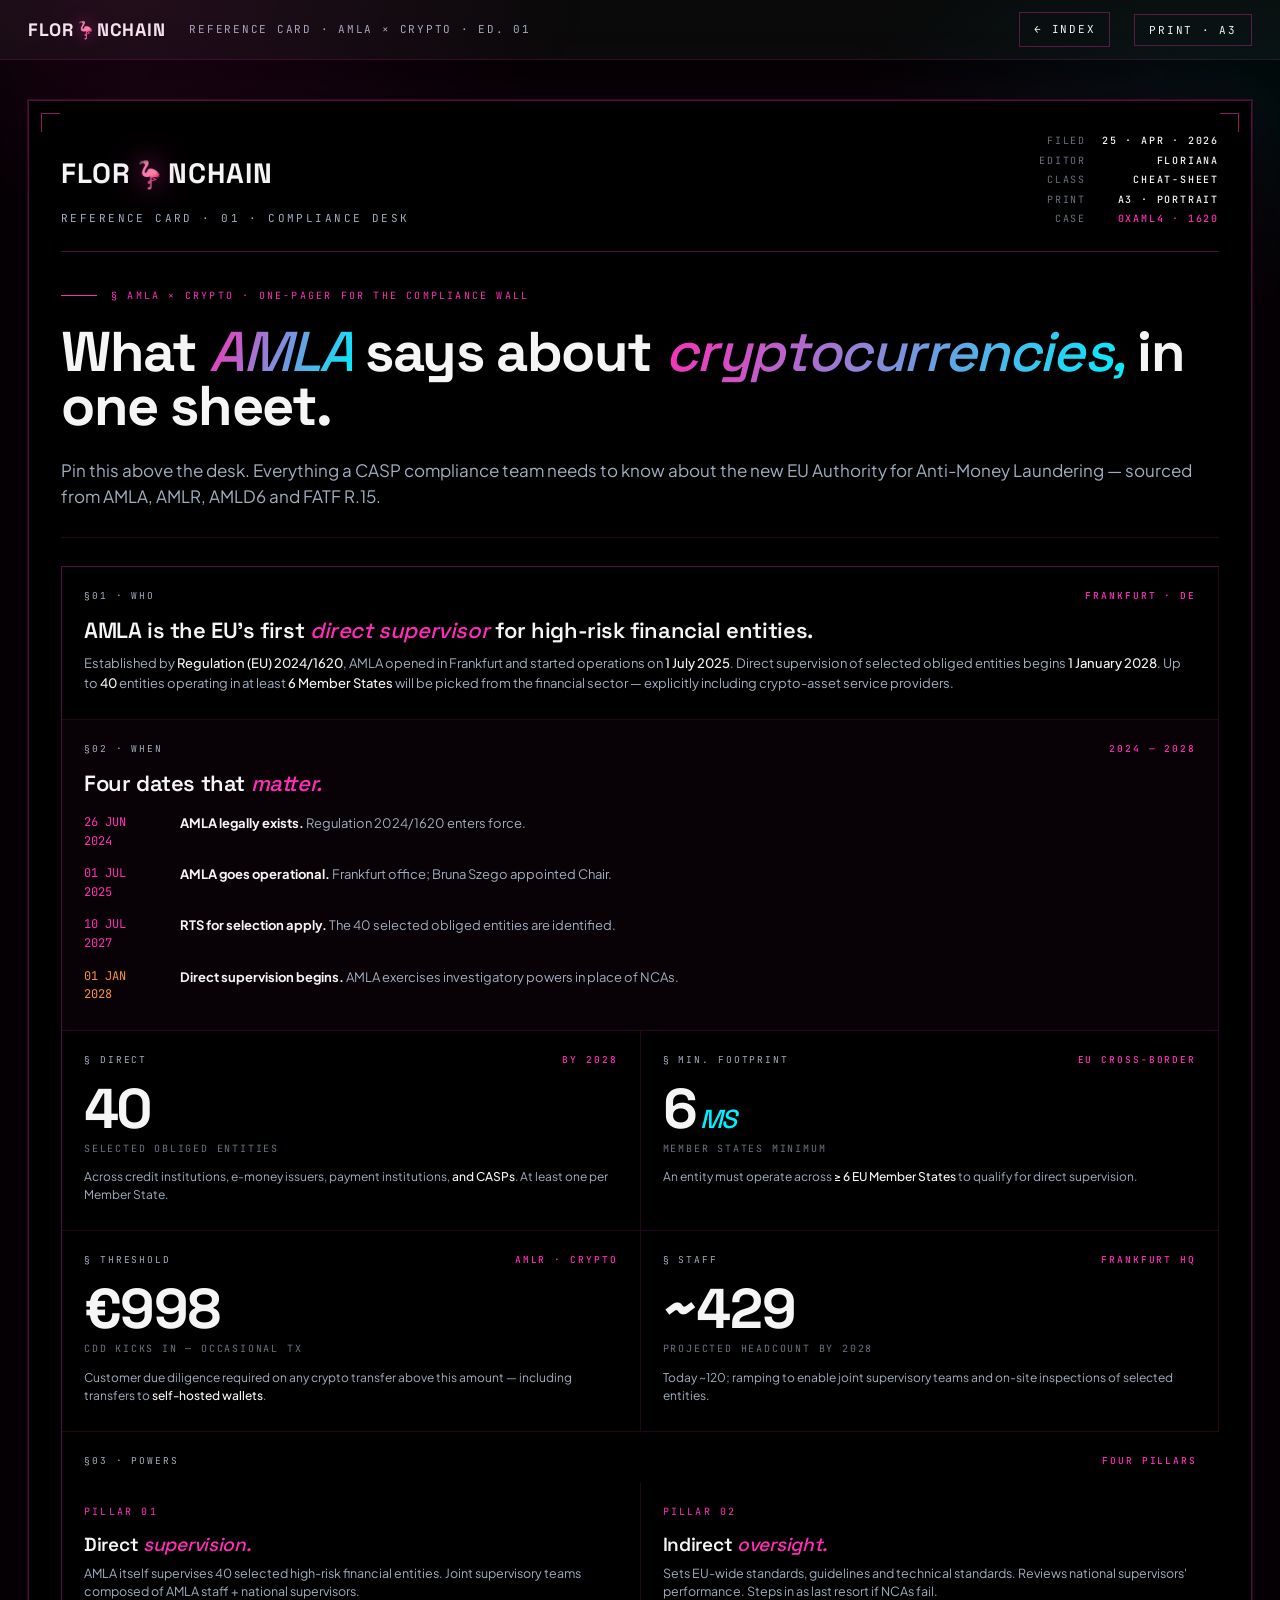
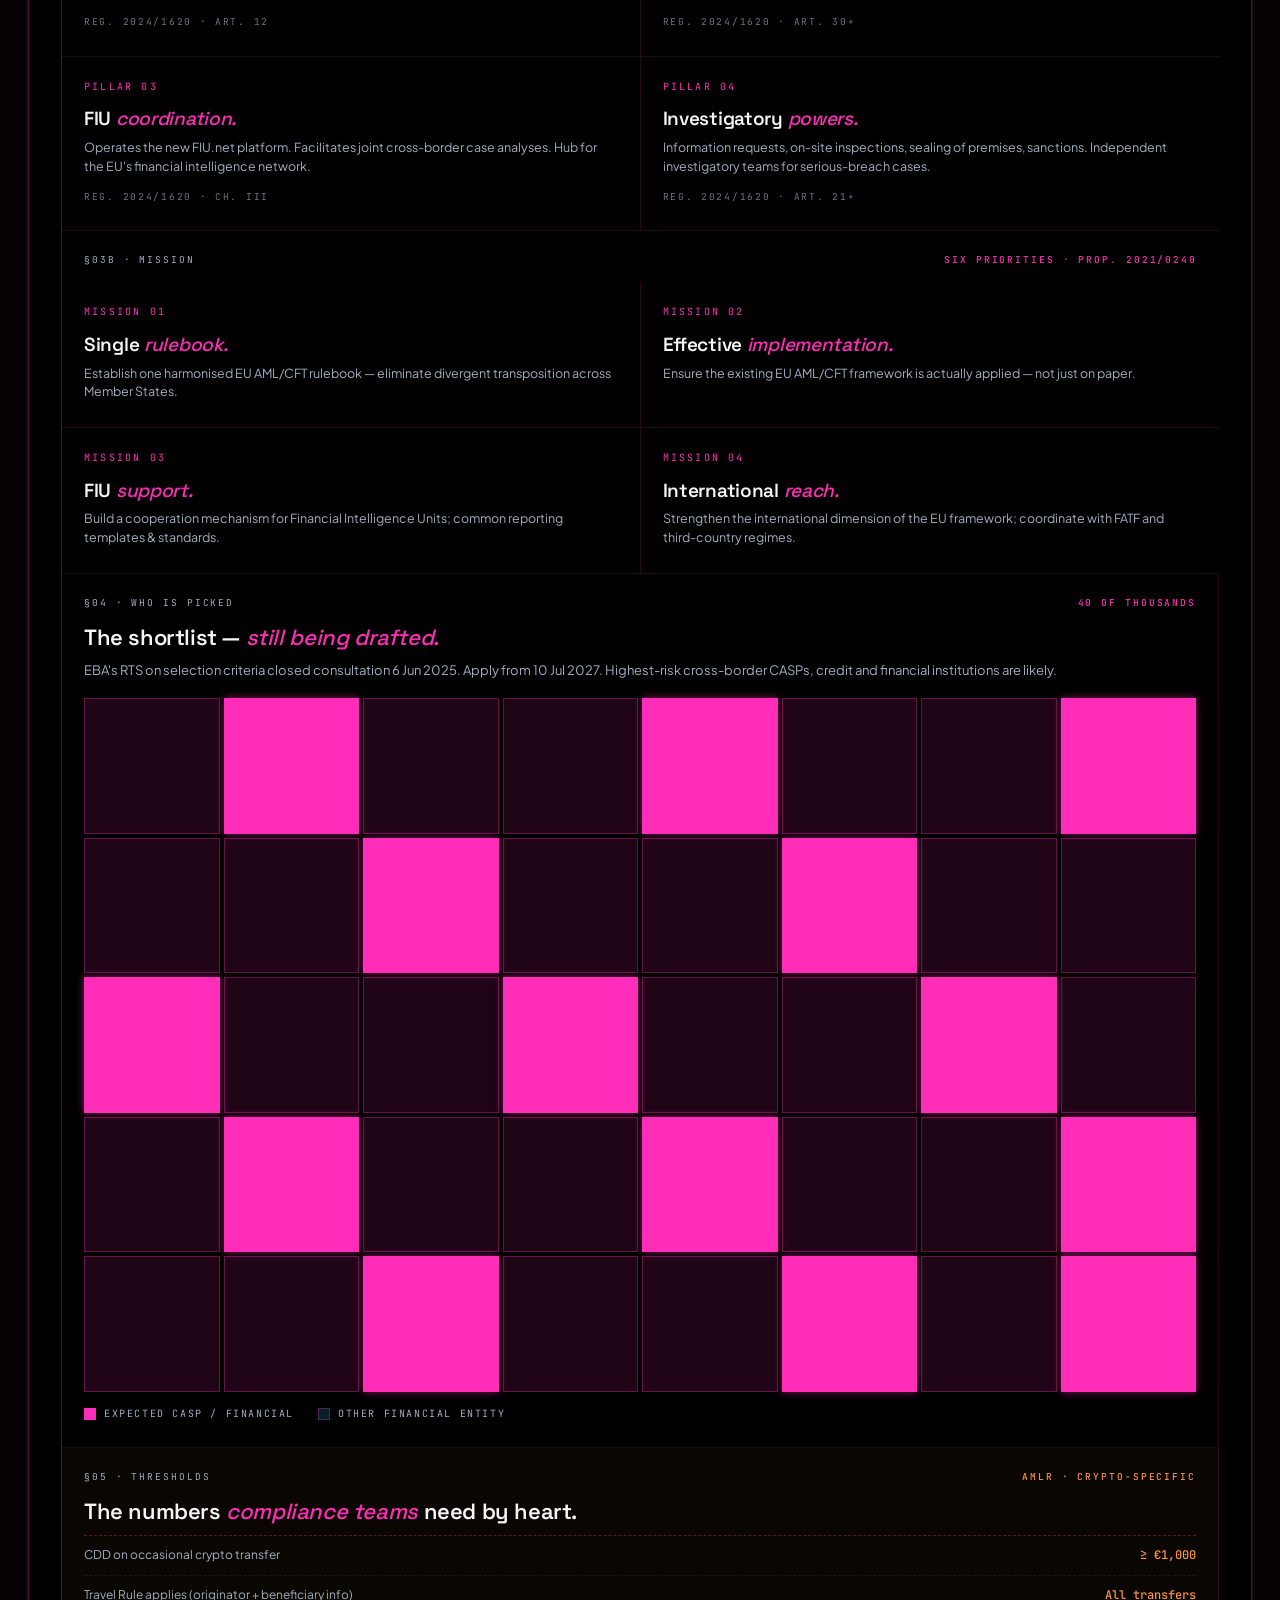
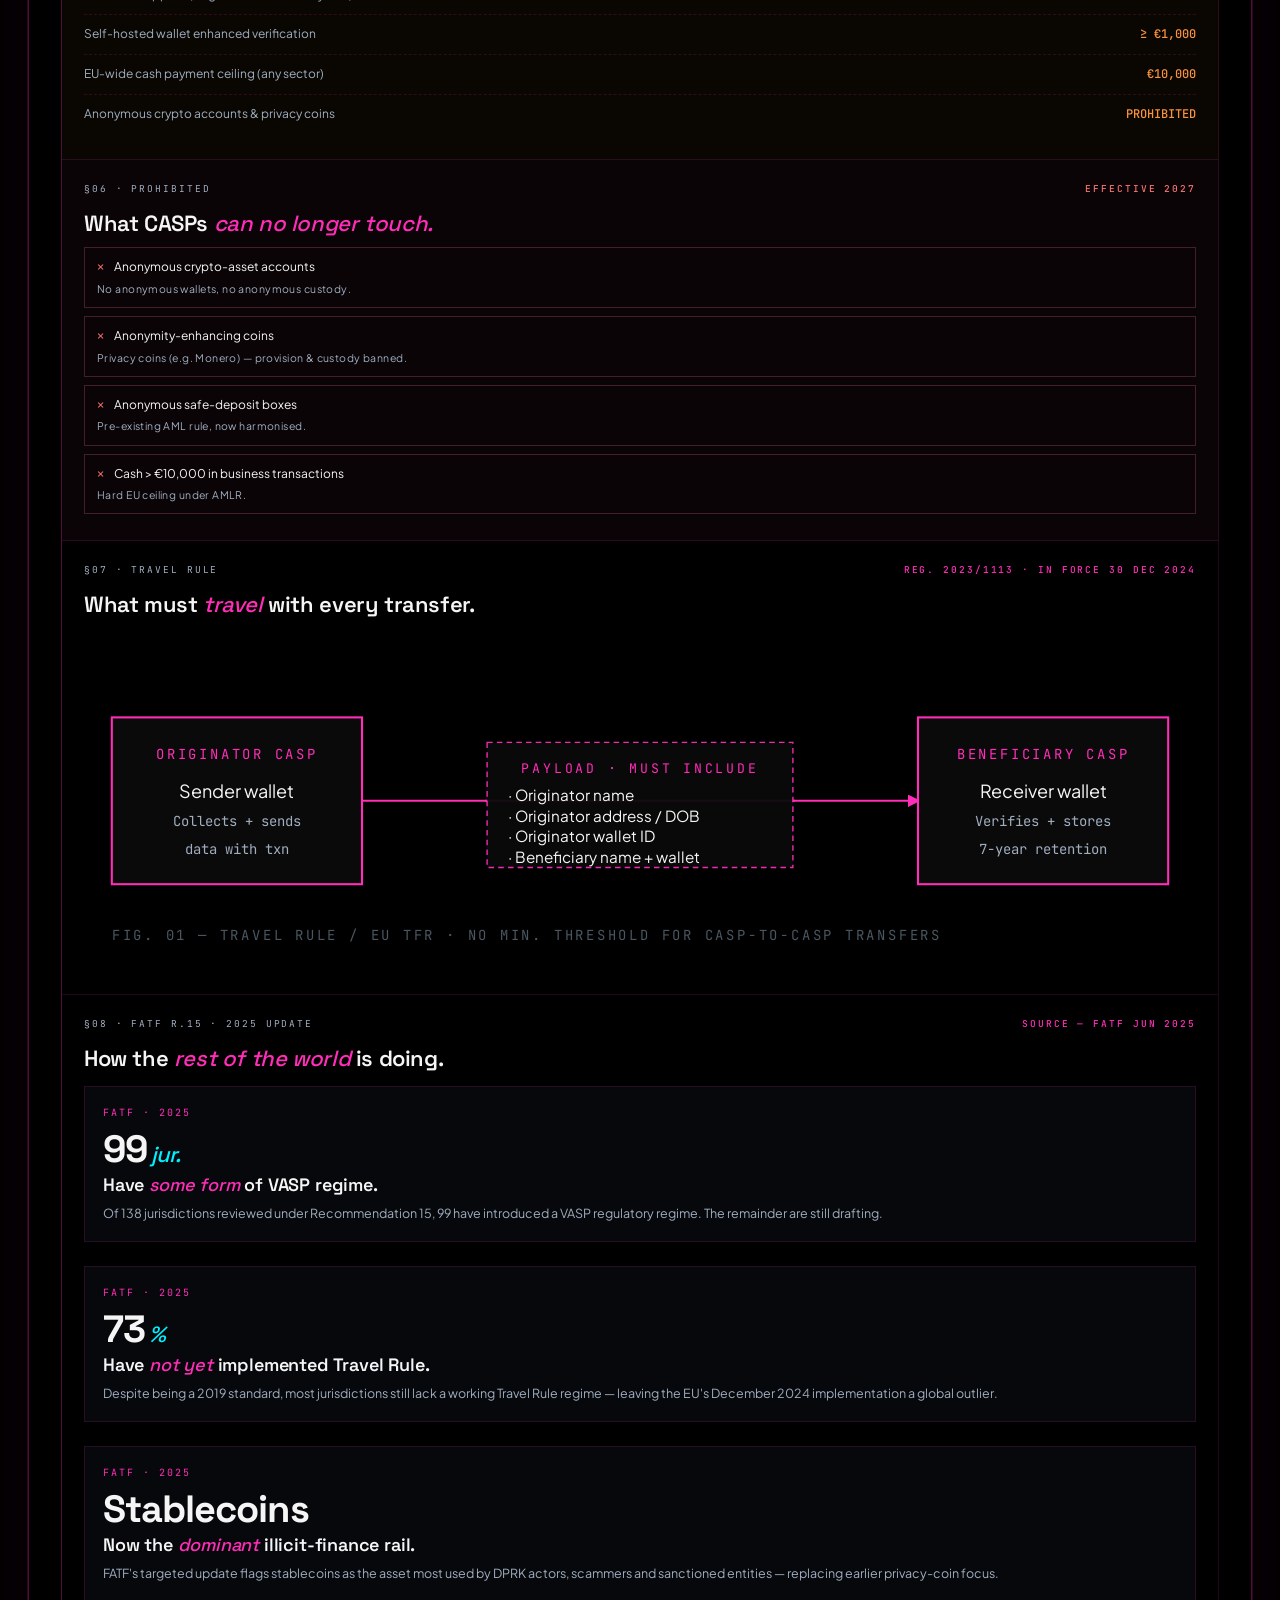
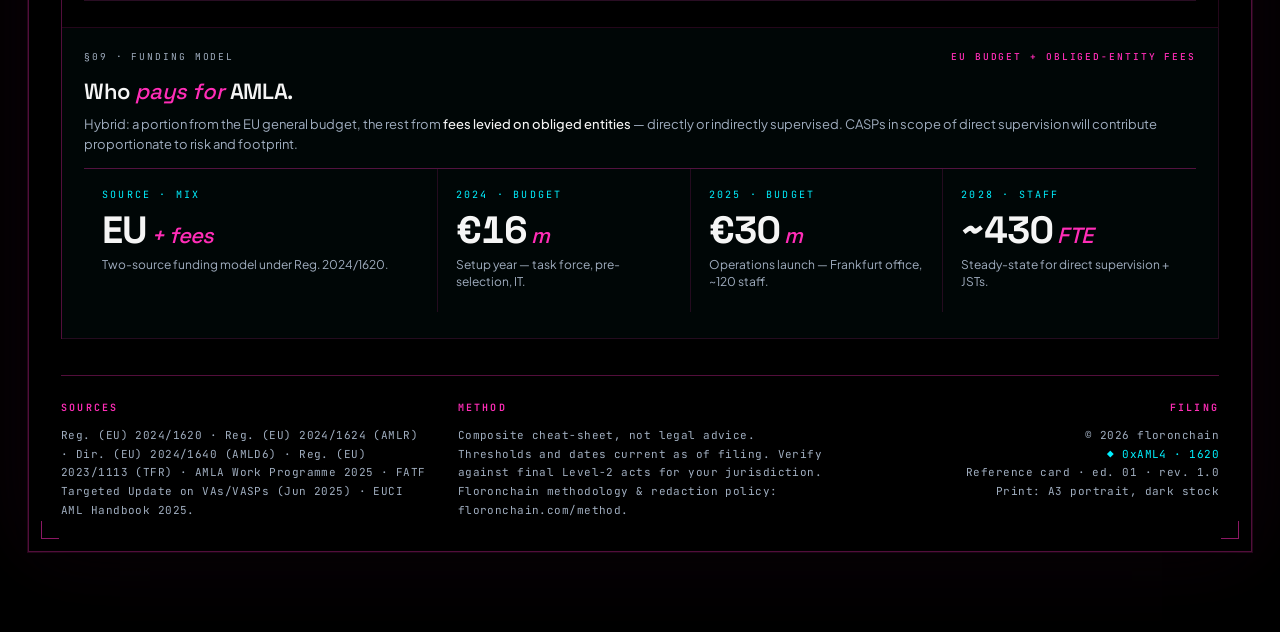
<file: AMLA Reference Card.html>
<!DOCTYPE html>
<html lang="en">
<head>
<meta charset="UTF-8"/>
<meta name="viewport" content="width=device-width, initial-scale=1"/>
<title>AMLA × Crypto — Reference Card · floronchain</title>
<link rel="preconnect" href="https://fonts.googleapis.com">
<link rel="preconnect" href="https://fonts.gstatic.com" crossorigin>
<link href="https://fonts.googleapis.com/css2?family=JetBrains+Mono:wght@300;400;500;700&family=Plus+Jakarta+Sans:wght@400;500;600;700&family=Space+Grotesk:wght@500;600;700&display=swap" rel="stylesheet">
<style>
  :root {
    --bg: #000000;
    --panel: #0a0a0a;
    --line: rgba(255,45,183,0.14);
    --line-strong: rgba(255,45,183,0.32);
    --text: #f5f5f5;
    --dim: #a0aec0;
    --dim-2: #6b7280;
    --pink: #ff2db7;
    --pink-deep: #ff006e;
    --cyan: #00f0ff;
    --warn: #fb923c;
    --hot: #f87171;
    /* alias kept for minimal diff inside long rules */
    --teal: #ff2db7;
    --teal-hot: #ff006e;
    --mono: 'JetBrains Mono', ui-monospace, monospace;
    --sans: 'Plus Jakarta Sans', system-ui, sans-serif;
    --display: 'Space Grotesk', system-ui, sans-serif;
    --serif: 'Space Grotesk', system-ui, sans-serif;
  }
  * { box-sizing: border-box; }
  html, body { margin: 0; background: var(--bg); color: var(--text); font-family: var(--mono); font-size: 13px; line-height: 1.55; }
  ::selection { background: var(--pink); color: var(--bg); }
  a { color: var(--pink); text-decoration: none; }
  a:hover { color: var(--cyan); }

  /* ambient glow + grain (matches landing) */
  body::before {
    content: '';
    position: fixed; inset: 0;
    background-image:
      radial-gradient(ellipse 60% 40% at 10% 0%, rgba(255,45,183,0.10), transparent 60%),
      radial-gradient(ellipse 50% 40% at 95% 12%, rgba(0,240,255,0.06), transparent 60%);
    pointer-events: none; z-index: 0;
  }

  /* ─── Top toolbar (screen only) ─── */
  .toolbar {
    background: var(--panel);
    border-bottom: 1px solid var(--line);
    padding: 12px 28px;
    display: flex; gap: 24px; align-items: center;
    font-size: 11px; letter-spacing: 0.16em; text-transform: uppercase; color: var(--dim);
  }
  .toolbar .logo img { height: 22px; width: auto; display: block; }
  .toolbar .fill { flex: 1; }
  .toolbar button, .toolbar a.btn {
    background: transparent; border: 1px solid var(--line-strong); color: var(--text);
    font-family: var(--mono); font-size: 11px; letter-spacing: 0.16em; text-transform: uppercase;
    padding: 8px 14px; cursor: pointer; transition: background 0.2s, color 0.2s;
  }
  .toolbar button:hover, .toolbar a.btn:hover { background: var(--pink); color: var(--bg); border-color: var(--pink); }

  /* flamingo wordmark in toolbar + sheet header */
  .flor-mark {
    font-family: var(--display);
    font-weight: 700;
    font-size: 18px;
    letter-spacing: 0.04em;
    text-transform: uppercase;
    color: var(--text);
    display: inline-flex; align-items: center;
  }
  .flor-mark .o {
    display: inline-block;
    font-size: 0.95em; line-height: 1;
    margin: 0 0.04em;
    transform: translateY(0.04em);
    filter: drop-shadow(0 0 8px rgba(255,45,183,0.6));
  }
  .flor-mark.lg { font-size: 28px; }
  .flor-mark.lg .o { filter: drop-shadow(0 0 12px rgba(255,45,183,0.7)) drop-shadow(0 0 24px rgba(255,45,183,0.3)); }

  /* ─── Sheet (the printable A3 portrait) ─── */
  .stage { padding: 40px 28px 80px; display: flex; justify-content: center; position: relative; z-index: 2; }
  .sheet {
    width: 1190px;
    min-height: 1683px; /* ~A3 portrait at 100dpi */
    background: var(--bg);
    border: 1px solid var(--line-strong);
    color: var(--text);
    padding: 56px 56px 64px;
    position: relative;
    box-shadow: 0 30px 60px rgba(0,0,0,0.6), 0 0 0 1px rgba(255,45,183,0.18), 0 0 80px rgba(255,45,183,0.08);
  }
  /* Crop marks */
  .sheet::before, .sheet::after,
  .sheet .crop-tr, .sheet .crop-bl {
    content: '';
    position: absolute;
    width: 18px; height: 18px;
    border: 1px solid var(--pink);
    opacity: 0.55;
  }
  .sheet::before { top: 12px; left: 12px; border-right: none; border-bottom: none; }
  .sheet::after { top: 12px; right: 12px; border-left: none; border-bottom: none; }
  .sheet .crop-tr { display:block; bottom: 12px; right: 12px; border-left: none; border-top: none; }
  .sheet .crop-bl { display:block; bottom: 12px; left: 12px; border-right: none; border-top: none; }

  /* Top metadata band */
  .head {
    display: grid;
    grid-template-columns: 1fr auto;
    gap: 32px;
    padding-bottom: 24px;
    border-bottom: 1px solid var(--line-strong);
    align-items: end;
  }
  .head .lockup { display: flex; flex-direction: column; gap: 14px; }
  .head .lockup img { height: 40px; width: auto; }
  .head .filing {
    display: grid; grid-template-columns: 100px 1fr; column-gap: 16px; row-gap: 4px;
    font-size: 10px; letter-spacing: 0.18em; text-transform: uppercase; color: var(--dim);
    text-align: right;
    align-items: baseline;
  }
  .head .filing .k { color: var(--dim-2); }
  .head .filing .v { color: var(--text); font-weight: 500; }
  .head .filing .v.teal { color: var(--teal); }

  /* Title block */
  .title-row {
    padding: 36px 0 28px;
    border-bottom: 1px solid var(--line);
    display: grid;
    grid-template-columns: 1fr 360px;
    gap: 48px;
    align-items: end;
  }
  .kicker { display: flex; align-items: center; gap: 14px; font-size: 10px; letter-spacing: 0.22em; text-transform: uppercase; color: var(--teal); margin-bottom: 22px; }
  .kicker .hr { display:inline-block; width: 36px; height: 1px; background: var(--teal); }
  h1 {
    margin: 0;
    font-family: var(--display);
    font-weight: 700;
    font-size: 84px;
    line-height: 0.96;
    letter-spacing: -0.025em;
    color: var(--text);
  }
  h1 em {
    font-family: var(--display);
    font-weight: 500;
    font-style: italic;
    background: linear-gradient(110deg, var(--pink) 0%, var(--cyan) 100%);
    -webkit-background-clip: text; background-clip: text;
    -webkit-text-fill-color: transparent;
  }
  .deck {
    font-family: var(--sans);
    font-size: 17px; line-height: 1.55; color: var(--dim);
  }
  .deck b { color: var(--text); font-weight: 600; }

  /* The grid: 4 columns, 12 rows */
  .grid {
    margin-top: 28px;
    display: grid;
    grid-template-columns: repeat(12, 1fr);
    grid-auto-rows: minmax(20px, auto);
    gap: 0;
    border-top: 1px solid var(--line-strong);
    border-left: 1px solid var(--line-strong);
  }
  .cell {
    border-right: 1px solid var(--line);
    border-bottom: 1px solid var(--line);
    padding: 22px 22px 26px;
    position: relative;
  }
  .cell .tag {
    font-size: 9.5px; letter-spacing: 0.2em; text-transform: uppercase; color: var(--dim);
    display: flex; justify-content: space-between; align-items: center;
    margin-bottom: 14px;
  }
  .cell .tag b { color: var(--teal); font-weight: 500; }
  .cell h3 {
    margin: 0;
    font-family: var(--sans);
    font-weight: 500;
    font-size: 22px;
    line-height: 1.1;
    letter-spacing: -0.018em;
    color: var(--text);
  }
  .cell h3 { font-family: var(--display); font-weight: 600; }
  .cell h3 em { font-family: var(--display); font-style: italic; color: var(--pink); font-weight: 500; }
  .cell p { font-family: var(--sans); font-size: 13px; color: var(--dim); line-height: 1.5; margin: 12px 0 0; }
  .cell p strong { color: var(--text); font-weight: 500; }
  .cell .stamp {
    display: inline-block; padding: 3px 7px; border: 1px solid var(--line-strong);
    font-size: 9px; letter-spacing: 0.18em; color: var(--dim);
  }
  .cell .stamp.live { color: var(--teal); border-color: var(--teal); background: rgba(27,184,217,0.08); }
  .cell .stamp.warn { color: var(--warn); border-color: var(--warn); background: rgba(244,185,66,0.08); }
  .cell .big {
    font-family: var(--display); font-weight: 700;
    font-size: 56px; line-height: 0.95; letter-spacing: -0.03em;
    color: var(--text);
    font-variant-numeric: tabular-nums;
    margin-top: 6px;
  }
  .cell .big.pink { color: var(--pink); }
  .cell .big .unit { font-family: var(--display); font-weight: 500; font-style: italic; color: var(--cyan); font-size: 26px; margin-left: 4px; }
  .cell .lab { font-size: 10px; letter-spacing: 0.18em; text-transform: uppercase; color: var(--dim-2); margin-top: 6px; }

  /* Layout placement */
  .c-what     { grid-column: span 6; grid-row: span 2; }
  .c-when     { grid-column: span 6; grid-row: span 2; background: rgba(255,45,183,0.03); }

  .c-stat-1   { grid-column: span 3; }
  .c-stat-2   { grid-column: span 3; }
  .c-stat-3   { grid-column: span 3; }
  .c-stat-4   { grid-column: span 3; }

  .c-pillar   { grid-column: span 12; padding: 0; border-right: none; }
  .pillar-grid { display: grid; grid-template-columns: repeat(4, 1fr); }
  .pillar { padding: 22px 22px 26px; border-right: 1px solid var(--line); }
  .pillar:last-child { border-right: none; }
  .pillar .n { font-family: var(--mono); font-size: 10px; letter-spacing: 0.22em; color: var(--pink); }
  .pillar h4 { margin: 14px 0 8px; font-family: var(--sans); font-weight: 500; font-size: 19px; line-height: 1.15; letter-spacing: -0.015em; color: var(--text); }
  .pillar h4 { font-family: var(--display); font-weight: 600; }
  .pillar h4 em { font-family: var(--display); font-style: italic; color: var(--pink); font-weight: 500; }
  .pillar p { font-family: var(--sans); font-size: 12.5px; color: var(--dim); line-height: 1.5; margin: 0; }
  .pillar .src { margin-top: 14px; font-size: 9.5px; letter-spacing: 0.18em; text-transform: uppercase; color: var(--dim-2); }

  /* Selected entities visual */
  .c-selected { grid-column: span 7; }
  .selected-vis {
    display: grid; grid-template-columns: repeat(10, 1fr); gap: 4px;
    margin: 18px 0 14px;
  }
  .dot40 {
    aspect-ratio: 1; border: 1px solid var(--line-strong); background: transparent;
  }
  .dot40.casp { background: var(--pink); border-color: var(--pink); box-shadow: 0 0 8px rgba(255,45,183,0.5); }
  .dot40.fi { background: rgba(255,45,183,0.12); border-color: var(--line-strong); }
  .selected-legend { display: flex; gap: 24px; font-size: 10px; letter-spacing: 0.16em; text-transform: uppercase; color: var(--dim); margin-top: 10px; }
  .selected-legend .sw { display:inline-block; width: 12px; height: 12px; vertical-align: middle; margin-right: 8px; }

  /* Threshold cell */
  .c-threshold { grid-column: span 5; background: rgba(244,185,66,0.04); }
  .threshold-list { margin-top: 12px; display: flex; flex-direction: column; gap: 0; border-top: 1px dashed var(--line-strong); }
  .threshold-list .row { display: grid; grid-template-columns: 1fr auto; gap: 16px; padding: 10px 0; border-bottom: 1px dashed var(--line); font-size: 12px; }
  .threshold-list .row:last-child { border-bottom: none; }
  .threshold-list .row .l { color: var(--dim); font-family: var(--sans); }
  .threshold-list .row .v { color: var(--text); font-weight: 500; }
  .threshold-list .row .v.warn { color: var(--warn); }

  /* Banned list */
  .c-banned { grid-column: span 5; background: rgba(236,111,158,0.04); }
  .ban-grid { display: grid; grid-template-columns: 1fr 1fr; gap: 8px 16px; margin-top: 12px; }
  .ban-grid .item {
    font-size: 12px; padding: 10px 12px; border: 1px solid rgba(236,111,158,0.25);
    color: var(--text); font-family: var(--sans);
    position: relative;
  }
  .ban-grid .item::before { content: '✕'; color: var(--hot); margin-right: 10px; font-family: var(--mono); }
  .ban-grid .item small { display: block; margin-top: 4px; color: var(--dim); font-size: 10.5px; letter-spacing: 0.04em; }

  /* Travel rule diagram cell */
  .c-travel { grid-column: span 7; }
  .travel-svg { width: 100%; height: auto; display: block; margin-top: 18px; }

  /* FATF findings */
  .c-fatf { grid-column: span 12; }
  .c-funding { grid-column: span 12; background: rgba(0,240,255,0.025); }
  .funding-grid { display: grid; grid-template-columns: 1.4fr 1fr 1fr 1fr; gap: 0; margin-top: 14px; border-top: 1px solid var(--line-strong); }
  .funding-cell { padding: 18px 18px 22px; border-right: 1px solid var(--line); }
  .funding-cell:last-child { border-right: none; }
  .funding-cell .yr { font-family: var(--mono); font-size: 10px; letter-spacing: 0.22em; color: var(--cyan); }
  .funding-cell .v { font-family: var(--display); font-weight: 700; font-size: 38px; line-height: 1; letter-spacing: -0.025em; color: var(--text); margin-top: 8px; font-variant-numeric: tabular-nums; }
  .funding-cell .v em { font-family: var(--display); font-weight: 500; font-style: italic; color: var(--pink); font-size: 22px; margin-left: 4px; }
  .funding-cell .l { font-family: var(--sans); font-size: 12px; color: var(--dim); margin-top: 8px; line-height: 1.4; }
  .fatf-grid { display: grid; grid-template-columns: repeat(3, 1fr); gap: 24px; margin-top: 16px; }
  .fatf-card { padding: 18px; border: 1px solid var(--line); background: rgba(10,14,19,0.6); }
  .fatf-card .k { font-size: 10px; letter-spacing: 0.2em; color: var(--pink); text-transform: uppercase; margin-bottom: 10px; }
  .fatf-card h4 { margin: 0 0 8px; font-family: var(--display); font-size: 18px; font-weight: 600; line-height: 1.2; letter-spacing: -0.01em; color: var(--text); }
  .fatf-card h4 em { font-family: var(--display); font-style: italic; color: var(--pink); font-weight: 500; }
  .fatf-card p { margin: 0; font-family: var(--sans); font-size: 12.5px; color: var(--dim); line-height: 1.5; }
  .fatf-card .stat { font-family: var(--display); font-weight: 700; font-size: 38px; line-height: 1; letter-spacing: -0.025em; color: var(--text); margin: 0 0 6px; }
  .fatf-card .stat em { font-family: var(--display); font-weight: 500; font-style: italic; color: var(--cyan); font-size: 22px; margin-left: 4px; }

  /* Footer of sheet */
  .sheet-foot {
    margin-top: 36px;
    padding-top: 24px;
    border-top: 1px solid var(--line-strong);
    display: grid;
    grid-template-columns: 1fr 1fr 1fr;
    gap: 32px;
    font-size: 10px; letter-spacing: 0.16em; text-transform: uppercase; color: var(--dim);
  }
  .sheet-foot h6 { margin: 0 0 10px; color: var(--pink); font-weight: 600; font-size: 10px; letter-spacing: 0.22em; }
  .sheet-foot p { margin: 0; color: var(--dim); font-family: var(--mono); line-height: 1.7; letter-spacing: 0.04em; text-transform: none; font-size: 11px; }
  .sheet-foot .right { text-align: right; }
  .sheet-foot .teal { color: var(--cyan); }

  /* Print */
  @media print {
    @page { size: A3 portrait; margin: 0; }
    body { background: white; color: black; }
    .toolbar { display: none; }
    .stage { padding: 0; }
    .sheet {
      width: 100%; box-shadow: none; border: none;
      background: var(--bg);
      page-break-after: avoid;
    }
  }
  @media (max-width: 1280px) {
    .sheet { width: 100%; padding: 32px; min-height: auto; }
    h1 { font-size: 56px; }
    .title-row { grid-template-columns: 1fr; gap: 24px; }
    .pillar-grid { grid-template-columns: 1fr 1fr; }
    .pillar:nth-child(2) { border-right: none; }
    .pillar:nth-child(1), .pillar:nth-child(2) { border-bottom: 1px solid var(--line); }
    .c-what, .c-when, .c-selected, .c-threshold, .c-banned, .c-travel { grid-column: span 12; }
    .c-stat-1, .c-stat-2, .c-stat-3, .c-stat-4 { grid-column: span 6; }
    .selected-vis { grid-template-columns: repeat(8, 1fr); }
    .ban-grid { grid-template-columns: 1fr; }
    .fatf-grid { grid-template-columns: 1fr; }
  }
</style>
</head>
<body>

<!-- Toolbar (screen only) -->
<div class="toolbar">
  <a href="Landing.html" class="flor-mark">FLOR<span class="o">🦩</span>NCHAIN</a>
  <span>REFERENCE CARD · AMLA × CRYPTO · ED. 01</span>
  <span class="fill"></span>
  <a href="Landing.html" class="btn">← INDEX</a>
  <button onclick="window.print()" class="btn">PRINT · A3</button>
</div>

<div class="stage">
  <article class="sheet">
    <span class="crop-tr"></span><span class="crop-bl"></span>

    <header class="head">
      <div class="lockup">
        <div class="flor-mark lg">FLOR<span class="o">🦩</span>NCHAIN</div>
        <div style="font-family: var(--mono); font-size: 11px; letter-spacing: 0.22em; color: var(--dim); text-transform: uppercase;">REFERENCE CARD · 01 · COMPLIANCE DESK</div>
      </div>
      <div class="filing">
        <span class="k">FILED</span><span class="v">25 · APR · 2026</span>
        <span class="k">EDITOR</span><span class="v">FLORIANA</span>
        <span class="k">CLASS</span><span class="v">CHEAT-SHEET</span>
        <span class="k">PRINT</span><span class="v">A3 · PORTRAIT</span>
        <span class="k">CASE</span><span class="v teal">0xAML4 · 1620</span>
      </div>
    </header>

    <section class="title-row">
      <div>
        <div class="kicker"><span class="hr"></span>§ AMLA × CRYPTO · ONE-PAGER FOR THE COMPLIANCE WALL</div>
        <h1>What <em>AMLA</em> says about <em>cryptocurrencies,</em> in one sheet.</h1>
      </div>
      <div class="deck">
        Pin this above the desk. Everything a CASP compliance team needs to know about the new EU Authority for Anti-Money Laundering — sourced from AMLA, AMLR, AMLD6 and FATF R.15.
      </div>
    </section>

    <div class="grid">

      <!-- WHAT IS AMLA -->
      <div class="cell c-what">
        <div class="tag"><span>§01 · WHO</span><b>FRANKFURT · DE</b></div>
        <h3>AMLA is the EU's first <em>direct supervisor</em> for high-risk financial entities.</h3>
        <p>Established by <strong>Regulation (EU) 2024/1620</strong>, AMLA opened in Frankfurt and started operations on <strong>1 July 2025</strong>. Direct supervision of selected obliged entities begins <strong>1 January 2028</strong>. Up to <strong>40</strong> entities operating in at least <strong>6 Member States</strong> will be picked from the financial sector — explicitly including crypto-asset service providers.</p>
      </div>

      <!-- TIMELINE -->
      <div class="cell c-when">
        <div class="tag"><span>§02 · WHEN</span><b>2024 — 2028</b></div>
        <h3>Four dates that <em>matter.</em></h3>
        <div style="margin-top: 18px; display: grid; grid-template-columns: 80px 1fr; gap: 14px 16px; font-family: var(--sans); font-size: 13px;">
          <div style="font-family: var(--mono); color: var(--teal); font-size: 12px;">26 JUN<br>2024</div>
          <div style="color: var(--dim);"><strong style="color:var(--text)">AMLA legally exists.</strong> Regulation 2024/1620 enters force.</div>
          <div style="font-family: var(--mono); color: var(--teal); font-size: 12px;">01 JUL<br>2025</div>
          <div style="color: var(--dim);"><strong style="color:var(--text)">AMLA goes operational.</strong> Frankfurt office; Bruna Szego appointed Chair.</div>
          <div style="font-family: var(--mono); color: var(--teal); font-size: 12px;">10 JUL<br>2027</div>
          <div style="color: var(--dim);"><strong style="color:var(--text)">RTS for selection apply.</strong> The 40 selected obliged entities are identified.</div>
          <div style="font-family: var(--mono); color: var(--warn); font-size: 12px;">01 JAN<br>2028</div>
          <div style="color: var(--dim);"><strong style="color:var(--text)">Direct supervision begins.</strong> AMLA exercises investigatory powers in place of NCAs.</div>
        </div>
      </div>

      <!-- STATS -->
      <div class="cell c-stat-1">
        <div class="tag"><span>§ DIRECT</span><b>BY 2028</b></div>
        <div class="big"><span class="counter" data-target="40">0</span></div>
        <div class="lab">SELECTED OBLIGED ENTITIES</div>
        <p style="font-size: 12px;">Across credit institutions, e-money issuers, payment institutions, <strong>and CASPs</strong>. At least one per Member State.</p>
      </div>
      <div class="cell c-stat-2">
        <div class="tag"><span>§ MIN. FOOTPRINT</span><b>EU CROSS-BORDER</b></div>
        <div class="big"><span class="counter" data-target="6">0</span><span class="unit">MS</span></div>
        <div class="lab">MEMBER STATES MINIMUM</div>
        <p style="font-size: 12px;">An entity must operate across <strong>≥ 6 EU Member States</strong> to qualify for direct supervision.</p>
      </div>
      <div class="cell c-stat-3">
        <div class="tag"><span>§ THRESHOLD</span><b>AMLR · CRYPTO</b></div>
        <div class="big">€<span class="counter" data-target="1000">0</span></div>
        <div class="lab">CDD KICKS IN — OCCASIONAL TX</div>
        <p style="font-size: 12px;">Customer due diligence required on any crypto transfer above this amount — including transfers to <strong>self-hosted wallets</strong>.</p>
      </div>
      <div class="cell c-stat-4">
        <div class="tag"><span>§ STAFF</span><b>FRANKFURT HQ</b></div>
        <div class="big">~<span class="counter" data-target="430">0</span></div>
        <div class="lab">PROJECTED HEADCOUNT BY 2028</div>
        <p style="font-size: 12px;">Today ~120; ramping to enable joint supervisory teams and on-site inspections of selected entities.</p>
      </div>

      <!-- 4 PILLARS -->
      <div class="cell c-pillar">
        <div class="tag" style="padding: 22px 22px 0;"><span>§03 · POWERS</span><b>FOUR PILLARS</b></div>
        <div class="pillar-grid">
          <div class="pillar">
            <div class="n">PILLAR 01</div>
            <h4>Direct <em>supervision.</em></h4>
            <p>AMLA itself supervises 40 selected high-risk financial entities. Joint supervisory teams composed of AMLA staff + national supervisors.</p>
            <div class="src">REG. 2024/1620 · ART. 12</div>
          </div>
          <div class="pillar">
            <div class="n">PILLAR 02</div>
            <h4>Indirect <em>oversight.</em></h4>
            <p>Sets EU-wide standards, guidelines and technical standards. Reviews national supervisors' performance. Steps in as last resort if NCAs fail.</p>
            <div class="src">REG. 2024/1620 · ART. 30+</div>
          </div>
          <div class="pillar">
            <div class="n">PILLAR 03</div>
            <h4>FIU <em>coordination.</em></h4>
            <p>Operates the new FIU.net platform. Facilitates joint cross-border case analyses. Hub for the EU's financial intelligence network.</p>
            <div class="src">REG. 2024/1620 · CH. III</div>
          </div>
          <div class="pillar">
            <div class="n">PILLAR 04</div>
            <h4>Investigatory <em>powers.</em></h4>
            <p>Information requests, on-site inspections, sealing of premises, sanctions. Independent investigatory teams for serious-breach cases.</p>
            <div class="src">REG. 2024/1620 · ART. 21+</div>
          </div>
        </div>
        <div class="tag" style="padding: 22px 22px 0; border-top: 1px solid var(--line);"><span>§03b · MISSION</span><b>SIX PRIORITIES · PROP. 2021/0240</b></div>
        <div class="pillar-grid">
          <div class="pillar">
            <div class="n">MISSION 01</div>
            <h4>Single <em>rulebook.</em></h4>
            <p>Establish one harmonised EU AML/CFT rulebook — eliminate divergent transposition across Member States.</p>
          </div>
          <div class="pillar">
            <div class="n">MISSION 02</div>
            <h4>Effective <em>implementation.</em></h4>
            <p>Ensure the existing EU AML/CFT framework is actually applied — not just on paper.</p>
          </div>
          <div class="pillar">
            <div class="n">MISSION 03</div>
            <h4>FIU <em>support.</em></h4>
            <p>Build a cooperation mechanism for Financial Intelligence Units; common reporting templates &amp; standards.</p>
          </div>
          <div class="pillar">
            <div class="n">MISSION 04</div>
            <h4>International <em>reach.</em></h4>
            <p>Strengthen the international dimension of the EU framework; coordinate with FATF and third-country regimes.</p>
          </div>
        </div>
      </div>

      <!-- SELECTED VISUAL -->
      <div class="cell c-selected">
        <div class="tag"><span>§04 · WHO IS PICKED</span><b>40 OF THOUSANDS</b></div>
        <h3>The shortlist — <em>still being drafted.</em></h3>
        <p style="margin-bottom: 4px;">EBA's RTS on selection criteria closed consultation 6 Jun 2025. Apply from 10 Jul 2027. Highest-risk cross-border CASPs, credit and financial institutions are likely.</p>
        <div class="selected-vis" id="dots"></div>
        <div class="selected-legend">
          <span><span class="sw" style="background: var(--teal); border:1px solid var(--teal);"></span>EXPECTED CASP / FINANCIAL</span>
          <span><span class="sw" style="background: rgba(27,184,217,0.18); border:1px solid var(--line-strong);"></span>OTHER FINANCIAL ENTITY</span>
        </div>
      </div>

      <!-- THRESHOLDS -->
      <div class="cell c-threshold">
        <div class="tag"><span>§05 · THRESHOLDS</span><b style="color: var(--warn)">AMLR · CRYPTO-SPECIFIC</b></div>
        <h3>The numbers <em>compliance teams</em> need by heart.</h3>
        <div class="threshold-list">
          <div class="row"><div class="l">CDD on occasional crypto transfer</div><div class="v warn">≥ €1,000</div></div>
          <div class="row"><div class="l">Travel Rule applies (originator + beneficiary info)</div><div class="v warn">All transfers</div></div>
          <div class="row"><div class="l">Self-hosted wallet enhanced verification</div><div class="v warn">≥ €1,000</div></div>
          <div class="row"><div class="l">EU-wide cash payment ceiling (any sector)</div><div class="v warn">€10,000</div></div>
          <div class="row"><div class="l">Anonymous crypto accounts &amp; privacy coins</div><div class="v warn">PROHIBITED</div></div>
        </div>
      </div>

      <!-- BANNED -->
      <div class="cell c-banned">
        <div class="tag"><span>§06 · PROHIBITED</span><b style="color: var(--hot)">EFFECTIVE 2027</b></div>
        <h3>What CASPs <em>can no longer touch.</em></h3>
        <div class="ban-grid">
          <div class="item">Anonymous crypto-asset accounts<small>No anonymous wallets, no anonymous custody.</small></div>
          <div class="item">Anonymity-enhancing coins<small>Privacy coins (e.g. Monero) — provision &amp; custody banned.</small></div>
          <div class="item">Anonymous safe-deposit boxes<small>Pre-existing AML rule, now harmonised.</small></div>
          <div class="item">Cash &gt; €10,000 in business transactions<small>Hard EU ceiling under AMLR.</small></div>
        </div>
      </div>

      <!-- TRAVEL RULE -->
      <div class="cell c-travel">
        <div class="tag"><span>§07 · TRAVEL RULE</span><b>REG. 2023/1113 · IN FORCE 30 DEC 2024</b></div>
        <h3>What must <em>travel</em> with every transfer.</h3>
        <svg class="travel-svg" viewBox="0 0 800 240" xmlns="http://www.w3.org/2000/svg" id="travel">
          <defs>
            <marker id="arT2" viewBox="0 0 10 10" refX="8" refY="5" markerWidth="6" markerHeight="6" orient="auto">
              <path d="M0,0 L10,5 L0,10 z" fill="#ff2db7"/>
            </marker>
          </defs>
          <!-- Originator -->
          <rect x="20" y="60" width="180" height="120" fill="#0a0a0a" stroke="#ff2db7" stroke-width="1.5"/>
          <text x="110" y="90" text-anchor="middle" font-family="JetBrains Mono" font-size="10" fill="#ff2db7" letter-spacing="2">ORIGINATOR CASP</text>
          <text x="110" y="118" text-anchor="middle" font-family="Plus Jakarta Sans" font-size="13" fill="#f5f5f5">Sender wallet</text>
          <text x="110" y="138" text-anchor="middle" font-family="JetBrains Mono" font-size="10" fill="#a0aec0">Collects + sends</text>
          <text x="110" y="158" text-anchor="middle" font-family="JetBrains Mono" font-size="10" fill="#a0aec0">data with txn</text>

          <!-- Arrow + payload -->
          <line x1="200" y1="120" x2="600" y2="120" stroke="#ff2db7" stroke-width="1.5" marker-end="url(#arT2)"/>
          <rect x="290" y="78" width="220" height="90" fill="#0a0a0a" stroke="#ff2db7" stroke-dasharray="4 3" opacity="0.95"/>
          <text x="400" y="100" text-anchor="middle" font-family="JetBrains Mono" font-size="9.5" fill="#ff2db7" letter-spacing="2">PAYLOAD · MUST INCLUDE</text>
          <text x="305" y="120" font-family="Plus Jakarta Sans" font-size="11" fill="#f5f5f5">· Originator name</text>
          <text x="305" y="135" font-family="Plus Jakarta Sans" font-size="11" fill="#f5f5f5">· Originator address / DOB</text>
          <text x="305" y="150" font-family="Plus Jakarta Sans" font-size="11" fill="#f5f5f5">· Originator wallet ID</text>
          <text x="305" y="165" font-family="Plus Jakarta Sans" font-size="11" fill="#f5f5f5">· Beneficiary name + wallet</text>

          <!-- Beneficiary -->
          <rect x="600" y="60" width="180" height="120" fill="#0a0a0a" stroke="#ff2db7" stroke-width="1.5"/>
          <text x="690" y="90" text-anchor="middle" font-family="JetBrains Mono" font-size="10" fill="#ff2db7" letter-spacing="2">BENEFICIARY CASP</text>
          <text x="690" y="118" text-anchor="middle" font-family="Plus Jakarta Sans" font-size="13" fill="#f5f5f5">Receiver wallet</text>
          <text x="690" y="138" text-anchor="middle" font-family="JetBrains Mono" font-size="10" fill="#a0aec0">Verifies + stores</text>
          <text x="690" y="158" text-anchor="middle" font-family="JetBrains Mono" font-size="10" fill="#a0aec0">7-year retention</text>

          <!-- Bottom labels -->
          <text x="20" y="220" font-family="JetBrains Mono" font-size="10" fill="#4A5660" letter-spacing="2">FIG. 01 — TRAVEL RULE / EU TFR · NO MIN. THRESHOLD FOR CASP-TO-CASP TRANSFERS</text>
        </svg>
      </div>

      <!-- FATF FINDINGS -->
      <div class="cell c-fatf">
        <div class="tag"><span>§08 · FATF R.15 · 2025 UPDATE</span><b>SOURCE — FATF JUN 2025</b></div>
        <h3>How the <em>rest of the world</em> is doing.</h3>
        <div class="fatf-grid">
          <div class="fatf-card">
            <div class="k">FATF · 2025</div>
            <div class="stat">99<em>jur.</em></div>
            <h4>Have <em>some form</em> of VASP regime.</h4>
            <p>Of 138 jurisdictions reviewed under Recommendation 15, 99 have introduced a VASP regulatory regime. The remainder are still drafting.</p>
          </div>
          <div class="fatf-card">
            <div class="k">FATF · 2025</div>
            <div class="stat">73<em>%</em></div>
            <h4>Have <em>not yet</em> implemented Travel Rule.</h4>
            <p>Despite being a 2019 standard, most jurisdictions still lack a working Travel Rule regime — leaving the EU's December 2024 implementation a global outlier.</p>
          </div>
          <div class="fatf-card">
            <div class="k">FATF · 2025</div>
            <div class="stat">Stablecoins</div>
            <h4>Now the <em>dominant</em> illicit-finance rail.</h4>
            <p>FATF's targeted update flags stablecoins as the asset most used by DPRK actors, scammers and sanctioned entities — replacing earlier privacy-coin focus.</p>
          </div>
        </div>
      </div>

      <!-- FUNDING -->
      <div class="cell c-funding">
        <div class="tag"><span>§09 · FUNDING MODEL</span><b>EU BUDGET + OBLIGED-ENTITY FEES</b></div>
        <h3>Who <em>pays for</em> AMLA.</h3>
        <p>Hybrid: a portion from the EU general budget, the rest from <strong>fees levied on obliged entities</strong> — directly or indirectly supervised. CASPs in scope of direct supervision will contribute proportionate to risk and footprint.</p>
        <div class="funding-grid">
          <div class="funding-cell">
            <div class="yr">SOURCE · MIX</div>
            <div class="v">EU<em>+ fees</em></div>
            <div class="l">Two-source funding model under Reg. 2024/1620.</div>
          </div>
          <div class="funding-cell">
            <div class="yr">2024 · BUDGET</div>
            <div class="v">€16<em>m</em></div>
            <div class="l">Setup year — task force, pre-selection, IT.</div>
          </div>
          <div class="funding-cell">
            <div class="yr">2025 · BUDGET</div>
            <div class="v">€30<em>m</em></div>
            <div class="l">Operations launch — Frankfurt office, ~120 staff.</div>
          </div>
          <div class="funding-cell">
            <div class="yr">2028 · STAFF</div>
            <div class="v">~430<em>FTE</em></div>
            <div class="l">Steady-state for direct supervision + JSTs.</div>
          </div>
        </div>
      </div>

    </div>

    <footer class="sheet-foot">
      <div>
        <h6>SOURCES</h6>
        <p>Reg. (EU) 2024/1620 · Reg. (EU) 2024/1624 (AMLR) · Dir. (EU) 2024/1640 (AMLD6) · Reg. (EU) 2023/1113 (TFR) · AMLA Work Programme 2025 · FATF Targeted Update on VAs/VASPs (Jun 2025) · EUCI AML Handbook 2025.</p>
      </div>
      <div>
        <h6>METHOD</h6>
        <p>Composite cheat-sheet, not legal advice. Thresholds and dates current as of filing. Verify against final Level-2 acts for your jurisdiction. Floronchain methodology &amp; redaction policy: floronchain.com/method.</p>
      </div>
      <div class="right">
        <h6>FILING</h6>
        <p style="text-align: right;">© 2026 floronchain<br><span class="teal">◆ 0xAML4 · 1620</span><br>Reference card · ed. 01 · rev. 1.0<br>Print: A3 portrait, dark stock</p>
      </div>
    </footer>

  </article>
</div>

<script>
  // Generate 40 dots — first 14 highlighted as expected CASP / financial
  const dotsEl = document.getElementById('dots');
  const expectedCasps = new Set([1, 4, 7, 10, 13, 16, 19, 22, 25, 28, 31, 34, 37, 39]);
  for (let i = 0; i < 40; i++) {
    const d = document.createElement('div');
    d.className = 'dot40 ' + (expectedCasps.has(i) ? 'casp' : 'fi');
    dotsEl.appendChild(d);
  }

  // Counter animation on scroll
  const easeOut = t => 1 - Math.pow(1 - t, 3);
  const animateCounter = (el) => {
    const target = parseFloat(el.dataset.target);
    const dur = 1400;
    const start = performance.now();
    const isThousand = target >= 1000;
    function frame(now) {
      const p = Math.min(1, (now - start) / dur);
      const val = target * easeOut(p);
      el.textContent = isThousand ? Math.round(val).toLocaleString() : Math.round(val).toString();
      if (p < 1) requestAnimationFrame(frame);
    }
    requestAnimationFrame(frame);
  };
  const io = new IntersectionObserver((entries) => {
    entries.forEach(e => {
      if (e.isIntersecting) {
        animateCounter(e.target);
        io.unobserve(e.target);
      }
    });
  }, { threshold: 0.4 });
  document.querySelectorAll('.counter').forEach(c => io.observe(c));
</script>

</body>
</html>
</file>
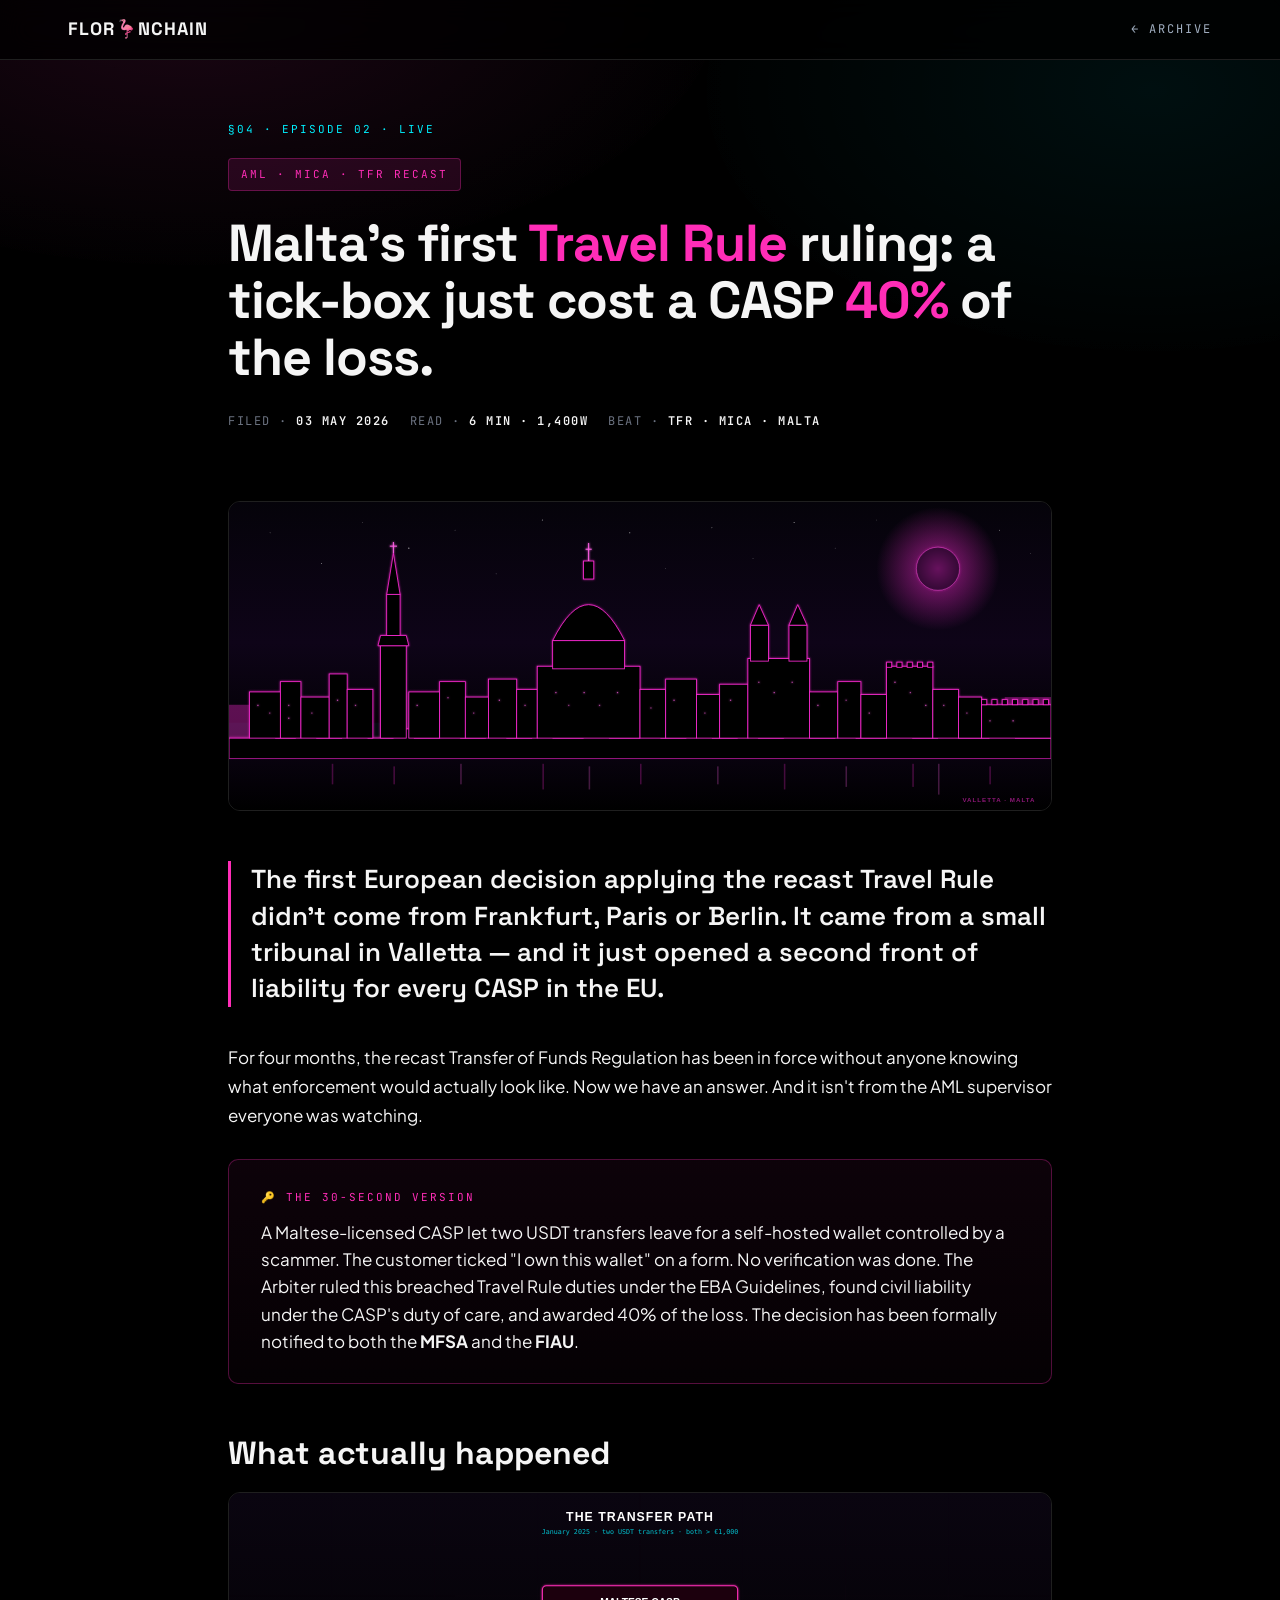
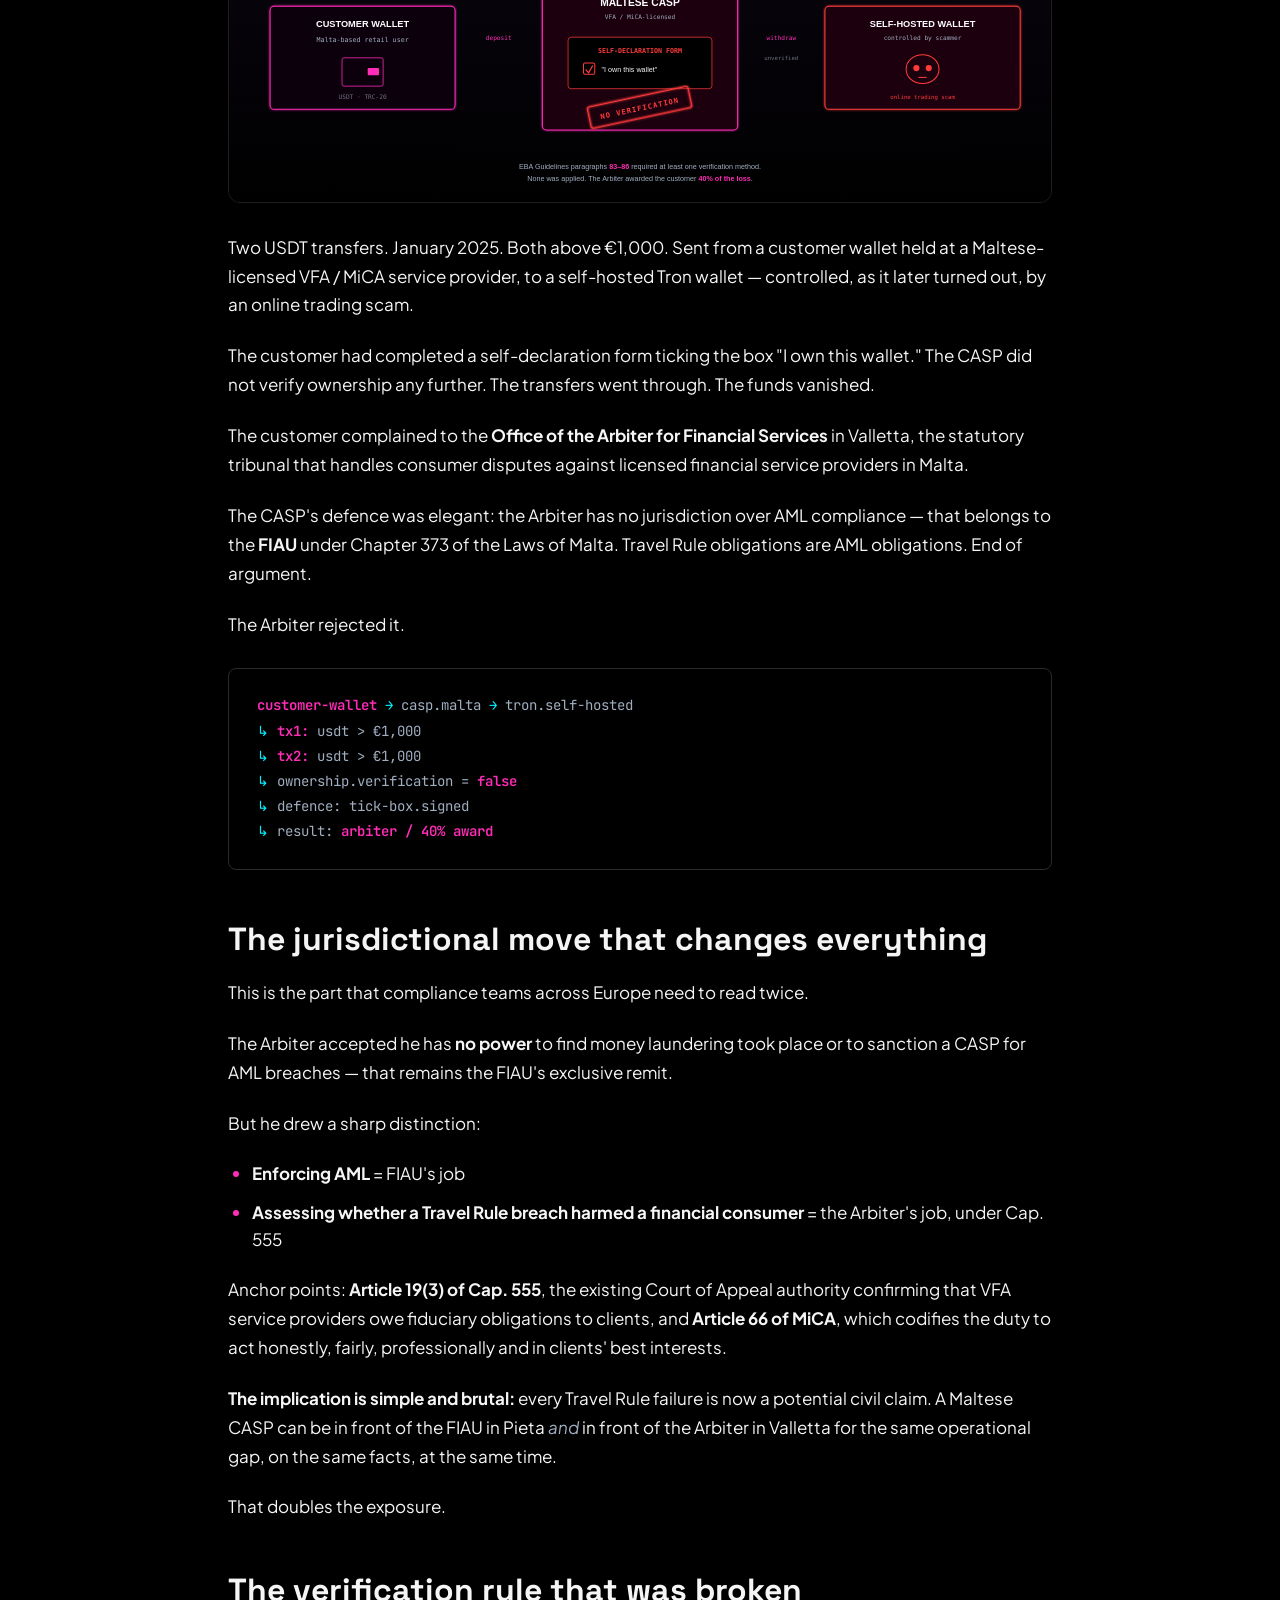
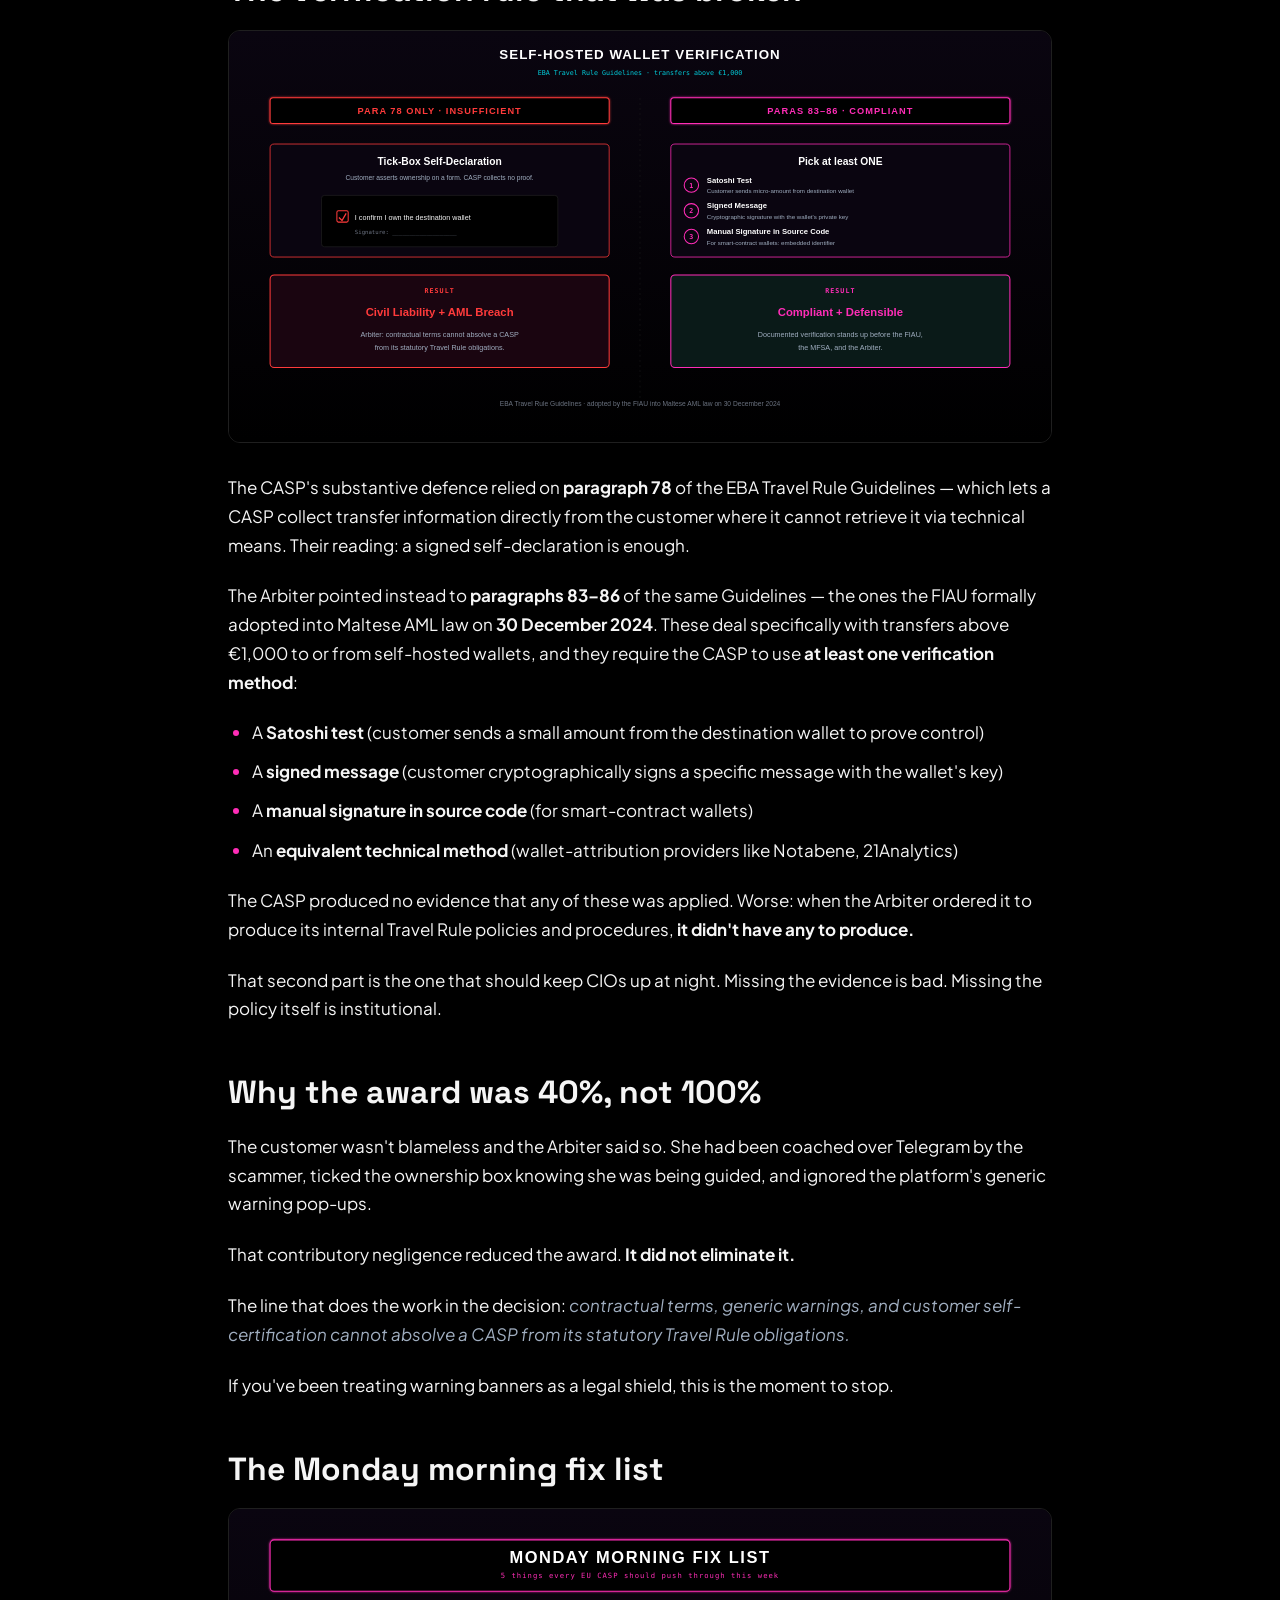
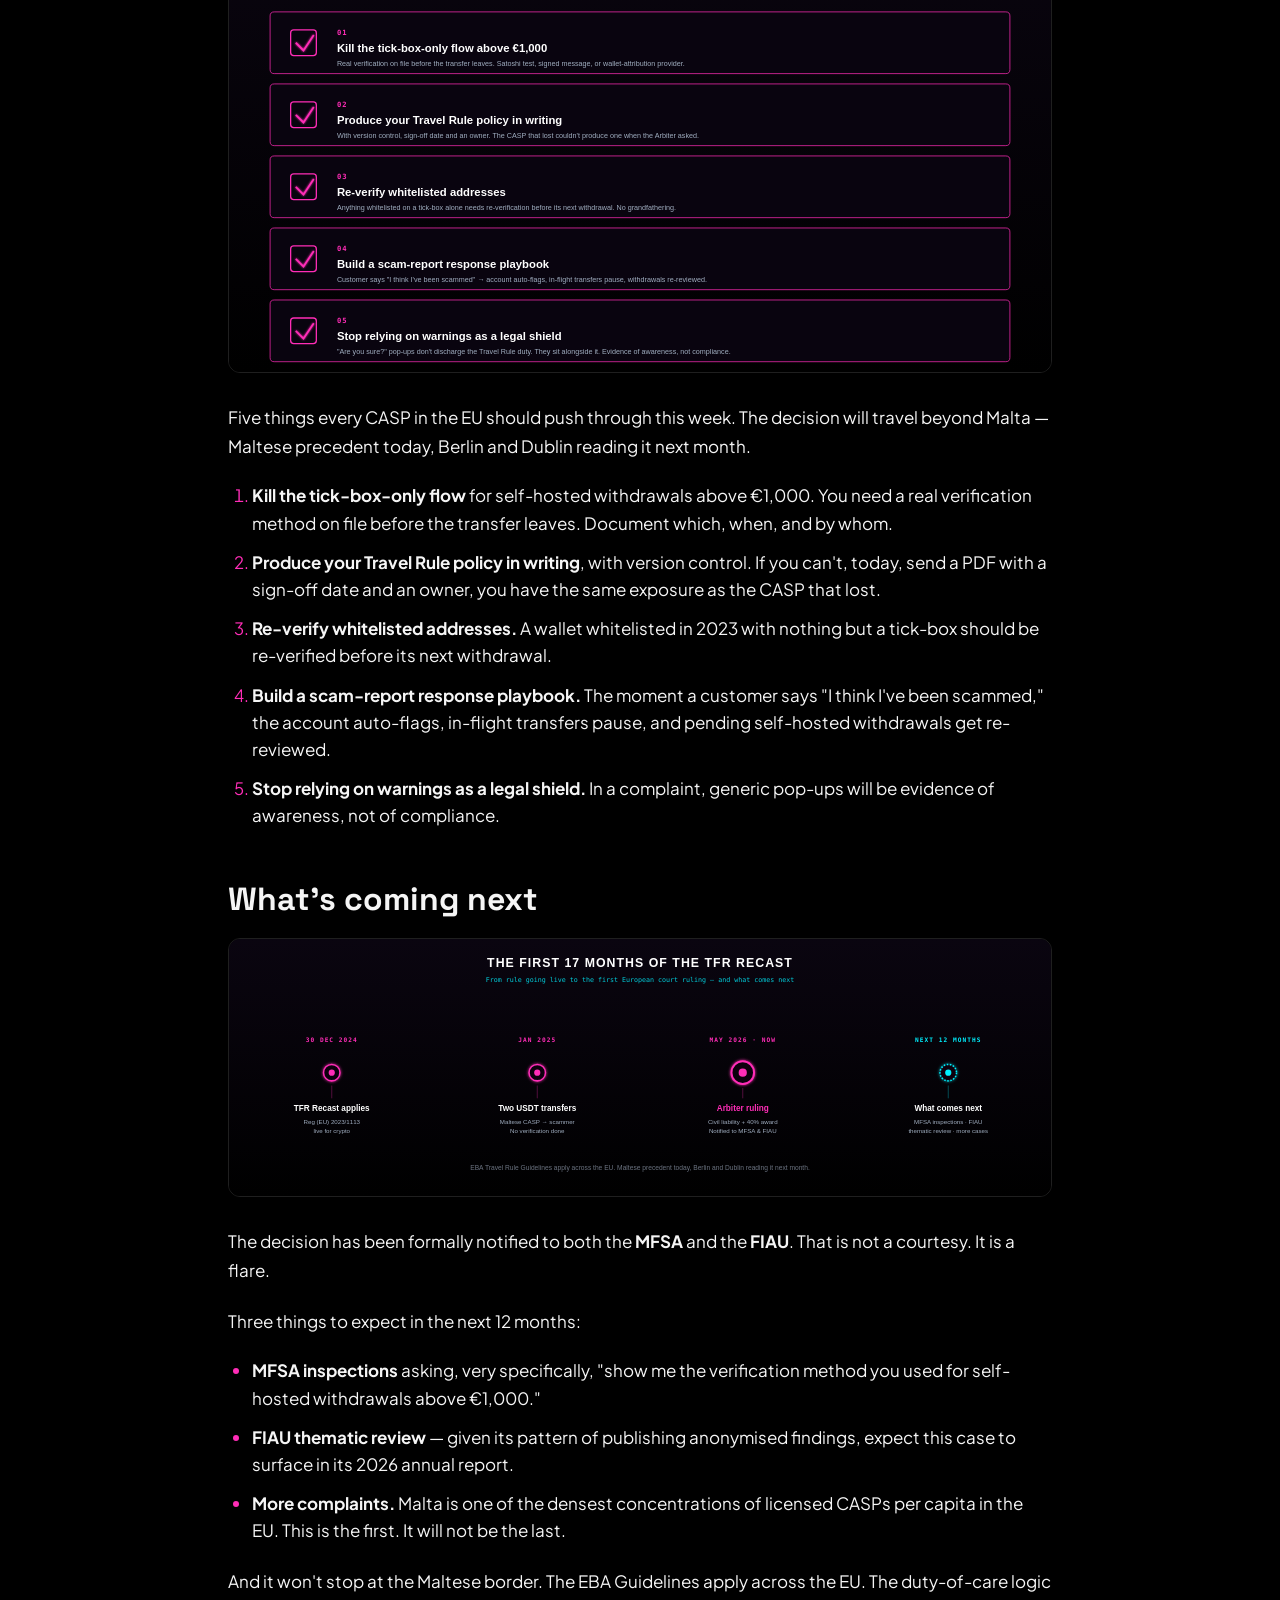
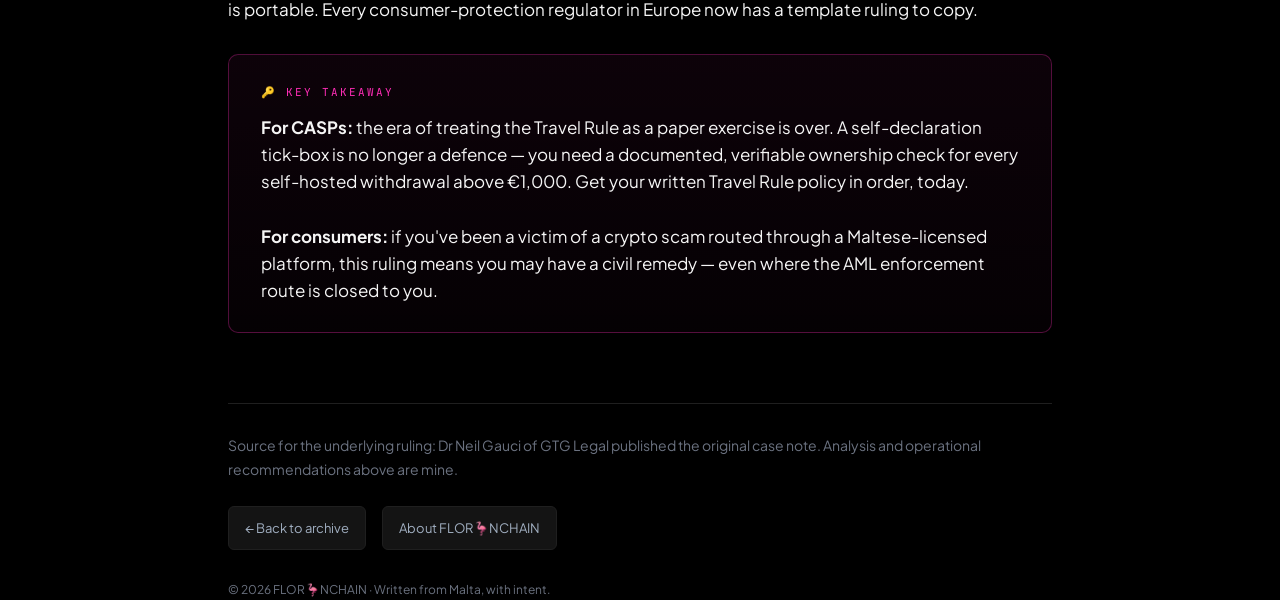
<file: article-malta-travel-rule.html>
<!DOCTYPE html>
<html lang="en">
<head>
<meta charset="UTF-8">
<meta name="viewport" content="width=device-width, initial-scale=1.0">
<title>Malta's First Travel Rule Ruling — FLOR🦩NCHAIN</title>
<meta name="description" content="The first European decision applying the recast TFR didn't come from Frankfurt, Paris or Berlin. It came from a small tribunal in Valletta — and it just opened a second front of liability for every CASP in the EU.">

<!-- Open Graph -->
<meta property="og:type" content="article">
<meta property="og:title" content="Malta's First Travel Rule Ruling: A Tick-Box Just Cost a CASP 40% of the Loss">
<meta property="og:description" content="The first European decision applying the recast Travel Rule didn't come from Frankfurt, Paris or Berlin. It came from a small tribunal in Valletta — and it just opened a second front of liability for every CASP in the EU.">
<meta property="og:image" content="https://floronchain.com/assets/social-card.png">
<meta property="og:image:width" content="1200">
<meta property="og:image:height" content="630">
<meta property="og:image:alt" content="FLOR🦩NCHAIN Episode 02 — A tick-box just cost a Maltese CASP 40% of the loss. Set against the Valletta skyline at night.">
<meta property="og:url" content="https://floronchain.com/article-malta-travel-rule.html">
<meta property="og:site_name" content="FLOR🦩NCHAIN">

<!-- Twitter Card -->
<meta name="twitter:card" content="summary_large_image">
<meta name="twitter:title" content="Malta's First Travel Rule Ruling: A Tick-Box Just Cost a CASP 40% of the Loss">
<meta name="twitter:description" content="The first European decision applying the recast TFR. From a small tribunal in Valletta — and it just opened a second front of liability for every CASP in the EU.">
<meta name="twitter:image" content="https://floronchain.com/assets/social-card.png">
<meta name="twitter:image:alt" content="A tick-box just cost a Maltese CASP 40% of the loss — Malta · Travel Rule · Recast TFR">

<link rel="preconnect" href="https://fonts.googleapis.com">
<link rel="preconnect" href="https://fonts.gstatic.com" crossorigin>
<link href="https://fonts.googleapis.com/css2?family=Space+Grotesk:wght@500;600;700&family=Plus+Jakarta+Sans:wght@400;500;600;700&family=JetBrains+Mono:wght@400;500;600&display=swap" rel="stylesheet">

<style>
  :root {
    --bg-0:        #000000;
    --bg-1:        #0a0a0a;
    --bg-card:     #141414;
    --bg-card-hi:  #1a1a1a;
    --line:        #1f1f1f;
    --line-hi:     #2a2a2a;
    --text:        #f5f5f5;
    --text-2:      #a0aec0;
    --muted:       #6b7280;
    --pink:        #ff2db7;
    --pink-deep:   #ff006e;
    --cyan:        #00f0ff;
    --red:         #ef4444;
    --amber:       #fb923c;

    --ff-head: 'Space Grotesk', system-ui, sans-serif;
    --ff-body: 'Plus Jakarta Sans', system-ui, sans-serif;
    --ff-mono: 'JetBrains Mono', ui-monospace, monospace;
  }

  * { margin: 0; padding: 0; box-sizing: border-box; }
  html { scroll-behavior: smooth; }
  body {
    font-family: var(--ff-body);
    background: var(--bg-0);
    color: var(--text);
    line-height: 1.7;
    overflow-x: hidden;
    -webkit-font-smoothing: antialiased;
  }
  a { color: inherit; text-decoration: none; }

  /* Ambient glow */
  body::before {
    content: '';
    position: fixed; inset: 0;
    background-image:
      radial-gradient(ellipse 70% 50% at 15% 0%,  rgba(255,45,183,0.10), transparent 60%),
      radial-gradient(ellipse 60% 50% at 90% 10%, rgba(0,240,255,0.06),  transparent 60%);
    pointer-events: none;
    z-index: 0;
  }
  body::after {
    content: '';
    position: fixed; inset: 0;
    background-image: url("data:image/svg+xml;utf8,<svg xmlns='http://www.w3.org/2000/svg' width='160' height='160'><filter id='n'><feTurbulence type='fractalNoise' baseFrequency='0.85' numOctaves='2' stitchTiles='stitch'/><feColorMatrix values='0 0 0 0 1  0 0 0 0 1  0 0 0 0 1  0 0 0 0.04 0'/></filter><rect width='100%' height='100%' filter='url(%23n)'/></svg>");
    opacity: 0.6;
    mix-blend-mode: overlay;
    pointer-events: none;
    z-index: 1;
  }

  .wrap { position: relative; z-index: 2; max-width: 880px; margin: 0 auto; padding: 0 28px; }

  /* NAV */
  .nav {
    position: sticky; top: 0; z-index: 50;
    background: rgba(0,0,0,0.78);
    backdrop-filter: blur(14px);
    -webkit-backdrop-filter: blur(14px);
    border-bottom: 1px solid var(--line);
  }
  .nav-inner {
    max-width: 1200px; margin: 0 auto;
    display: flex; align-items: center; justify-content: space-between;
    padding: 14px 28px;
  }
  .nav-brand {
    font-family: var(--ff-head);
    font-weight: 700;
    font-size: 18px;
    letter-spacing: 1px;
  }
  .nav-back {
    font-family: var(--ff-mono);
    font-size: 12px;
    color: var(--text-2);
    text-transform: uppercase;
    letter-spacing: 2px;
    transition: color 0.2s;
  }
  .nav-back:hover { color: var(--pink); }

  /* ARTICLE HEADER */
  .article-head {
    padding: 60px 0 30px;
  }
  .breadcrumb {
    font-family: var(--ff-mono);
    font-size: 11px;
    text-transform: uppercase;
    letter-spacing: 2px;
    color: var(--cyan);
    margin-bottom: 20px;
  }
  .article-tag {
    display: inline-block;
    font-family: var(--ff-mono);
    font-size: 11px;
    text-transform: uppercase;
    letter-spacing: 2px;
    background: rgba(255,45,183,0.12);
    color: var(--pink);
    padding: 6px 12px;
    border-radius: 4px;
    border: 1px solid rgba(255,45,183,0.3);
    margin-bottom: 24px;
  }
  h1.article-title {
    font-family: var(--ff-head);
    font-size: clamp(32px, 5vw, 52px);
    font-weight: 700;
    line-height: 1.1;
    letter-spacing: -1px;
    margin-bottom: 24px;
  }
  h1.article-title em {
    font-style: normal;
    color: var(--pink);
  }
  .article-meta {
    display: flex; gap: 20px; flex-wrap: wrap;
    font-family: var(--ff-mono);
    font-size: 12px;
    color: var(--muted);
    text-transform: uppercase;
    letter-spacing: 1.5px;
    margin-bottom: 40px;
  }
  .article-meta b { color: var(--text); font-weight: 600; }

  /* HERO IMAGE */
  .article-hero {
    width: 100%;
    border-radius: 12px;
    border: 1px solid var(--line);
    margin-bottom: 50px;
    overflow: hidden;
    background: #000;
  }
  .article-hero img { width: 100%; display: block; }

  /* THESIS / LEAD */
  .lead {
    font-family: var(--ff-head);
    font-size: clamp(20px, 2.4vw, 26px);
    line-height: 1.4;
    font-weight: 600;
    color: var(--text);
    margin-bottom: 36px;
    padding-left: 20px;
    border-left: 3px solid var(--pink);
  }

  /* BODY */
  .article-body p {
    font-size: 17px;
    color: var(--text);
    margin-bottom: 22px;
  }
  .article-body p strong { color: var(--text); }
  .article-body p em { color: var(--text-2); }
  .article-body h2 {
    font-family: var(--ff-head);
    font-size: clamp(24px, 3vw, 32px);
    font-weight: 700;
    color: var(--text);
    margin: 50px 0 20px;
    line-height: 1.2;
  }
  .article-body h3 {
    font-family: var(--ff-head);
    font-size: 22px;
    font-weight: 600;
    color: var(--text);
    margin: 36px 0 16px;
  }
  .article-body ul, .article-body ol {
    margin: 0 0 22px 0;
    padding-left: 24px;
  }
  .article-body li {
    font-size: 17px;
    color: var(--text);
    margin-bottom: 12px;
    line-height: 1.6;
  }
  .article-body li::marker { color: var(--pink); }
  .article-body a { color: var(--pink); border-bottom: 1px solid rgba(255,45,183,0.4); }
  .article-body a:hover { border-bottom-color: var(--pink); }

  /* CALLOUT BOX */
  .callout {
    background: linear-gradient(180deg, rgba(255,45,183,0.05), rgba(255,45,183,0.02));
    border: 1px solid rgba(255,45,183,0.3);
    border-radius: 10px;
    padding: 28px 32px;
    margin: 30px 0;
  }
  .callout-tag {
    font-family: var(--ff-mono);
    font-size: 11px;
    text-transform: uppercase;
    letter-spacing: 2px;
    color: var(--pink);
    margin-bottom: 12px;
  }
  .callout p {
    margin: 0 !important;
    font-size: 17px;
    line-height: 1.6;
  }

  /* CIPHER / CODE BLOCK (matches floronchain main site aesthetic) */
  .cipher-block {
    background: #000;
    border: 1px solid var(--line-hi);
    border-radius: 8px;
    padding: 24px 28px;
    margin: 30px 0;
    font-family: var(--ff-mono);
    font-size: 14px;
    color: var(--text-2);
    line-height: 1.8;
  }
  .cipher-block .hl { color: var(--pink); font-weight: 600; }
  .cipher-block .arr { color: var(--cyan); }

  /* FOOTER / SOURCE */
  .article-footer {
    margin-top: 70px;
    padding-top: 30px;
    border-top: 1px solid var(--line);
    font-size: 14px;
    color: var(--muted);
  }
  .article-footer a { color: var(--text-2); border-bottom: 1px solid var(--line); }
  .article-footer a:hover { color: var(--pink); border-bottom-color: var(--pink); }

  .related {
    display: flex; gap: 16px; flex-wrap: wrap;
    margin-top: 24px;
  }
  .related a {
    display: inline-block;
    padding: 10px 16px;
    background: var(--bg-card);
    border: 1px solid var(--line);
    border-radius: 6px;
    font-size: 13px;
    color: var(--text-2);
    border-bottom-width: 1px;
  }
  .related a:hover {
    background: var(--bg-card-hi);
    color: var(--pink);
    border-color: rgba(255,45,183,0.3);
  }

  /* MOBILE */
  @media (max-width: 600px) {
    .wrap { padding: 0 18px; }
    .article-head { padding: 36px 0 20px; }
    .lead { padding-left: 14px; }
    .callout, .cipher-block { padding: 18px 20px; }
  }
</style>
</head>
<body>

<nav class="nav">
  <div class="nav-inner">
    <a href="index.html" class="nav-brand">FLOR🦩NCHAIN</a>
    <a href="index.html#archive" class="nav-back">← Archive</a>
  </div>
</nav>

<main class="wrap">
  <header class="article-head">
    <div class="breadcrumb">§04 · Episode 02 · Live</div>
    <span class="article-tag">AML · MiCA · TFR Recast</span>
    <h1 class="article-title">Malta's first <em>Travel Rule</em> ruling: a tick-box just cost a CASP <em>40%</em> of the loss.</h1>
    <div class="article-meta">
      <span>Filed · <b>03 May 2026</b></span>
      <span>Read · <b>6 min · 1,400w</b></span>
      <span>Beat · <b>TFR · MiCA · Malta</b></span>
    </div>
  </header>

  <div class="article-hero">
    <img src="assets/valletta-skyline.svg" alt="Stylised neon line-art of the Valletta skyline at night — the small Mediterranean city where the first European Travel Rule ruling was handed down. Carmelite dome, Anglican spire, St John's Co-Cathedral towers, bastion walls and Grand Harbour reflection.">
  </div>

  <p class="lead">The first European decision applying the recast Travel Rule didn't come from Frankfurt, Paris or Berlin. It came from a small tribunal in Valletta — and it just opened a second front of liability for every CASP in the EU.</p>

  <div class="article-body">

    <p>For four months, the recast Transfer of Funds Regulation has been in force without anyone knowing what enforcement would actually look like. Now we have an answer. And it isn't from the AML supervisor everyone was watching.</p>

    <div class="callout">
      <div class="callout-tag">🔑 The 30-second version</div>
      <p>A Maltese-licensed CASP let two USDT transfers leave for a self-hosted wallet controlled by a scammer. The customer ticked "I own this wallet" on a form. No verification was done. The Arbiter ruled this breached Travel Rule duties under the EBA Guidelines, found civil liability under the CASP's duty of care, and awarded 40% of the loss. The decision has been formally notified to both the <strong>MFSA</strong> and the <strong>FIAU</strong>.</p>
    </div>

    <h2>What actually happened</h2>

    <div class="article-hero" style="margin-bottom: 30px;">
      <img src="assets/scam-flow-diagram.svg" alt="The transfer path: Maltese customer wallet → CASP (with no verification stamped on a tick-box self-declaration form) → self-hosted Tron wallet controlled by a scammer.">
    </div>

    <p>Two USDT transfers. January 2025. Both above €1,000. Sent from a customer wallet held at a Maltese-licensed VFA / MiCA service provider, to a self-hosted Tron wallet — controlled, as it later turned out, by an online trading scam.</p>

    <p>The customer had completed a self-declaration form ticking the box "I own this wallet." The CASP did not verify ownership any further. The transfers went through. The funds vanished.</p>

    <p>The customer complained to the <strong>Office of the Arbiter for Financial Services</strong> in Valletta, the statutory tribunal that handles consumer disputes against licensed financial service providers in Malta.</p>

    <p>The CASP's defence was elegant: the Arbiter has no jurisdiction over AML compliance — that belongs to the <strong>FIAU</strong> under Chapter 373 of the Laws of Malta. Travel Rule obligations are AML obligations. End of argument.</p>

    <p>The Arbiter rejected it.</p>

    <div class="cipher-block">
      <span class="hl">customer-wallet</span> <span class="arr">→</span> casp.malta <span class="arr">→</span> tron.self-hosted<br>
      <span class="arr">↳</span> <span class="hl">tx1:</span> usdt &gt; €1,000<br>
      <span class="arr">↳</span> <span class="hl">tx2:</span> usdt &gt; €1,000<br>
      <span class="arr">↳</span> ownership.verification = <span class="hl">false</span><br>
      <span class="arr">↳</span> defence: tick-box.signed<br>
      <span class="arr">↳</span> result: <span class="hl">arbiter / 40% award</span>
    </div>

    <h2>The jurisdictional move that changes everything</h2>

    <p>This is the part that compliance teams across Europe need to read twice.</p>

    <p>The Arbiter accepted he has <strong>no power</strong> to find money laundering took place or to sanction a CASP for AML breaches — that remains the FIAU's exclusive remit.</p>

    <p>But he drew a sharp distinction:</p>

    <ul>
      <li><strong>Enforcing AML</strong> = FIAU's job</li>
      <li><strong>Assessing whether a Travel Rule breach harmed a financial consumer</strong> = the Arbiter's job, under Cap. 555</li>
    </ul>

    <p>Anchor points: <strong>Article 19(3) of Cap. 555</strong>, the existing Court of Appeal authority confirming that VFA service providers owe fiduciary obligations to clients, and <strong>Article 66 of MiCA</strong>, which codifies the duty to act honestly, fairly, professionally and in clients' best interests.</p>

    <p><strong>The implication is simple and brutal:</strong> every Travel Rule failure is now a potential civil claim. A Maltese CASP can be in front of the FIAU in Pieta <em>and</em> in front of the Arbiter in Valletta for the same operational gap, on the same facts, at the same time.</p>

    <p>That doubles the exposure.</p>

    <h2>The verification rule that was broken</h2>

    <div class="article-hero" style="margin-bottom: 30px;">
      <img src="assets/travel-rule-verification-flow.svg" alt="Side-by-side comparison: tick-box self-declaration only (insufficient, civil liability + AML breach) vs Satoshi test / signed message / wallet attribution (compliant + defensible).">
    </div>

    <p>The CASP's substantive defence relied on <strong>paragraph 78</strong> of the EBA Travel Rule Guidelines — which lets a CASP collect transfer information directly from the customer where it cannot retrieve it via technical means. Their reading: a signed self-declaration is enough.</p>

    <p>The Arbiter pointed instead to <strong>paragraphs 83–86</strong> of the same Guidelines — the ones the FIAU formally adopted into Maltese AML law on <strong>30 December 2024</strong>. These deal specifically with transfers above €1,000 to or from self-hosted wallets, and they require the CASP to use <strong>at least one verification method</strong>:</p>

    <ul>
      <li>A <strong>Satoshi test</strong> (customer sends a small amount from the destination wallet to prove control)</li>
      <li>A <strong>signed message</strong> (customer cryptographically signs a specific message with the wallet's key)</li>
      <li>A <strong>manual signature in source code</strong> (for smart-contract wallets)</li>
      <li>An <strong>equivalent technical method</strong> (wallet-attribution providers like Notabene, 21Analytics)</li>
    </ul>

    <p>The CASP produced no evidence that any of these was applied. Worse: when the Arbiter ordered it to produce its internal Travel Rule policies and procedures, <strong>it didn't have any to produce.</strong></p>

    <p>That second part is the one that should keep CIOs up at night. Missing the evidence is bad. Missing the policy itself is institutional.</p>

    <h2>Why the award was 40%, not 100%</h2>

    <p>The customer wasn't blameless and the Arbiter said so. She had been coached over Telegram by the scammer, ticked the ownership box knowing she was being guided, and ignored the platform's generic warning pop-ups.</p>

    <p>That contributory negligence reduced the award. <strong>It did not eliminate it.</strong></p>

    <p>The line that does the work in the decision: <em>contractual terms, generic warnings, and customer self-certification cannot absolve a CASP from its statutory Travel Rule obligations.</em></p>

    <p>If you've been treating warning banners as a legal shield, this is the moment to stop.</p>

    <h2>The Monday morning fix list</h2>

    <div class="article-hero" style="margin-bottom: 30px;">
      <img src="assets/monday-fix-checklist.svg" alt="Monday Morning Fix List — five operational items every EU CASP should push through this week, shown as ticked checkboxes in neon pink on black.">
    </div>

    <p>Five things every CASP in the EU should push through this week. The decision will travel beyond Malta — Maltese precedent today, Berlin and Dublin reading it next month.</p>

    <ol>
      <li><strong>Kill the tick-box-only flow</strong> for self-hosted withdrawals above €1,000. You need a real verification method on file before the transfer leaves. Document which, when, and by whom.</li>
      <li><strong>Produce your Travel Rule policy in writing</strong>, with version control. If you can't, today, send a PDF with a sign-off date and an owner, you have the same exposure as the CASP that lost.</li>
      <li><strong>Re-verify whitelisted addresses.</strong> A wallet whitelisted in 2023 with nothing but a tick-box should be re-verified before its next withdrawal.</li>
      <li><strong>Build a scam-report response playbook.</strong> The moment a customer says "I think I've been scammed," the account auto-flags, in-flight transfers pause, and pending self-hosted withdrawals get re-reviewed.</li>
      <li><strong>Stop relying on warnings as a legal shield.</strong> In a complaint, generic pop-ups will be evidence of awareness, not of compliance.</li>
    </ol>

    <h2>What's coming next</h2>

    <div class="article-hero" style="margin-bottom: 30px;">
      <img src="assets/travel-rule-timeline.svg" alt="Horizontal timeline of the first 17 months of the TFR Recast: 30 Dec 2024 the rule applies, January 2025 the unverified USDT transfers, May 2026 the Arbiter ruling, then the next 12 months — MFSA inspections, FIAU thematic review, more cases.">
    </div>

    <p>The decision has been formally notified to both the <strong>MFSA</strong> and the <strong>FIAU</strong>. That is not a courtesy. It is a flare.</p>

    <p>Three things to expect in the next 12 months:</p>

    <ul>
      <li><strong>MFSA inspections</strong> asking, very specifically, "show me the verification method you used for self-hosted withdrawals above €1,000."</li>
      <li><strong>FIAU thematic review</strong> — given its pattern of publishing anonymised findings, expect this case to surface in its 2026 annual report.</li>
      <li><strong>More complaints.</strong> Malta is one of the densest concentrations of licensed CASPs per capita in the EU. This is the first. It will not be the last.</li>
    </ul>

    <p>And it won't stop at the Maltese border. The EBA Guidelines apply across the EU. The duty-of-care logic is portable. Every consumer-protection regulator in Europe now has a template ruling to copy.</p>

    <div class="callout">
      <div class="callout-tag">🔑 Key takeaway</div>
      <p><strong>For CASPs:</strong> the era of treating the Travel Rule as a paper exercise is over. A self-declaration tick-box is no longer a defence — you need a documented, verifiable ownership check for every self-hosted withdrawal above €1,000. Get your written Travel Rule policy in order, today.<br><br><strong>For consumers:</strong> if you've been a victim of a crypto scam routed through a Maltese-licensed platform, this ruling means you may have a civil remedy — even where the AML enforcement route is closed to you.</p>
    </div>

  </div>

  <footer class="article-footer">
    <p>Source for the underlying ruling: Dr Neil Gauci of GTG Legal published the original case note. Analysis and operational recommendations above are mine.</p>

    <div class="related">
      <a href="index.html#archive">← Back to archive</a>
      <a href="index.html#about">About FLOR🦩NCHAIN</a>
    </div>

    <p style="margin-top: 30px; font-size: 12px; color: var(--muted);">© 2026 FLOR🦩NCHAIN · Written from Malta, with intent.</p>
  </footer>
</main>

</body>
</html>
</file>
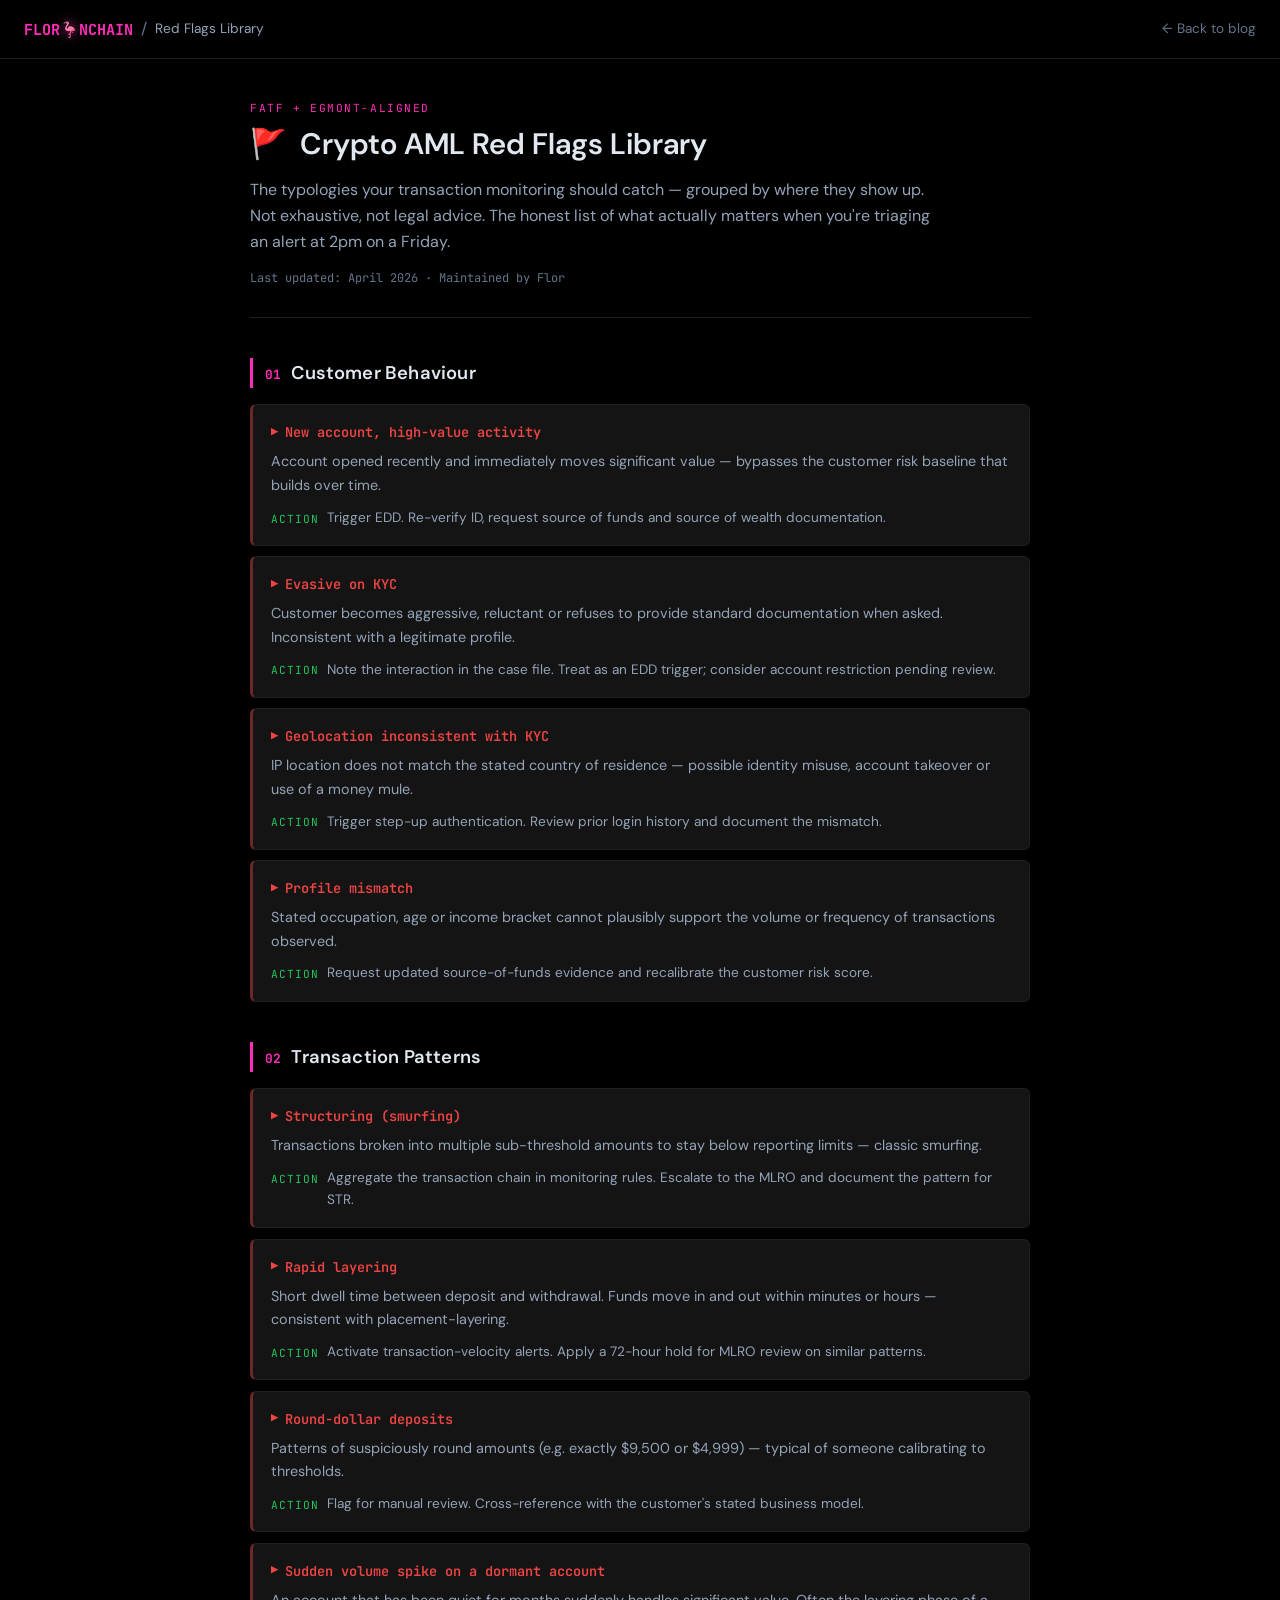
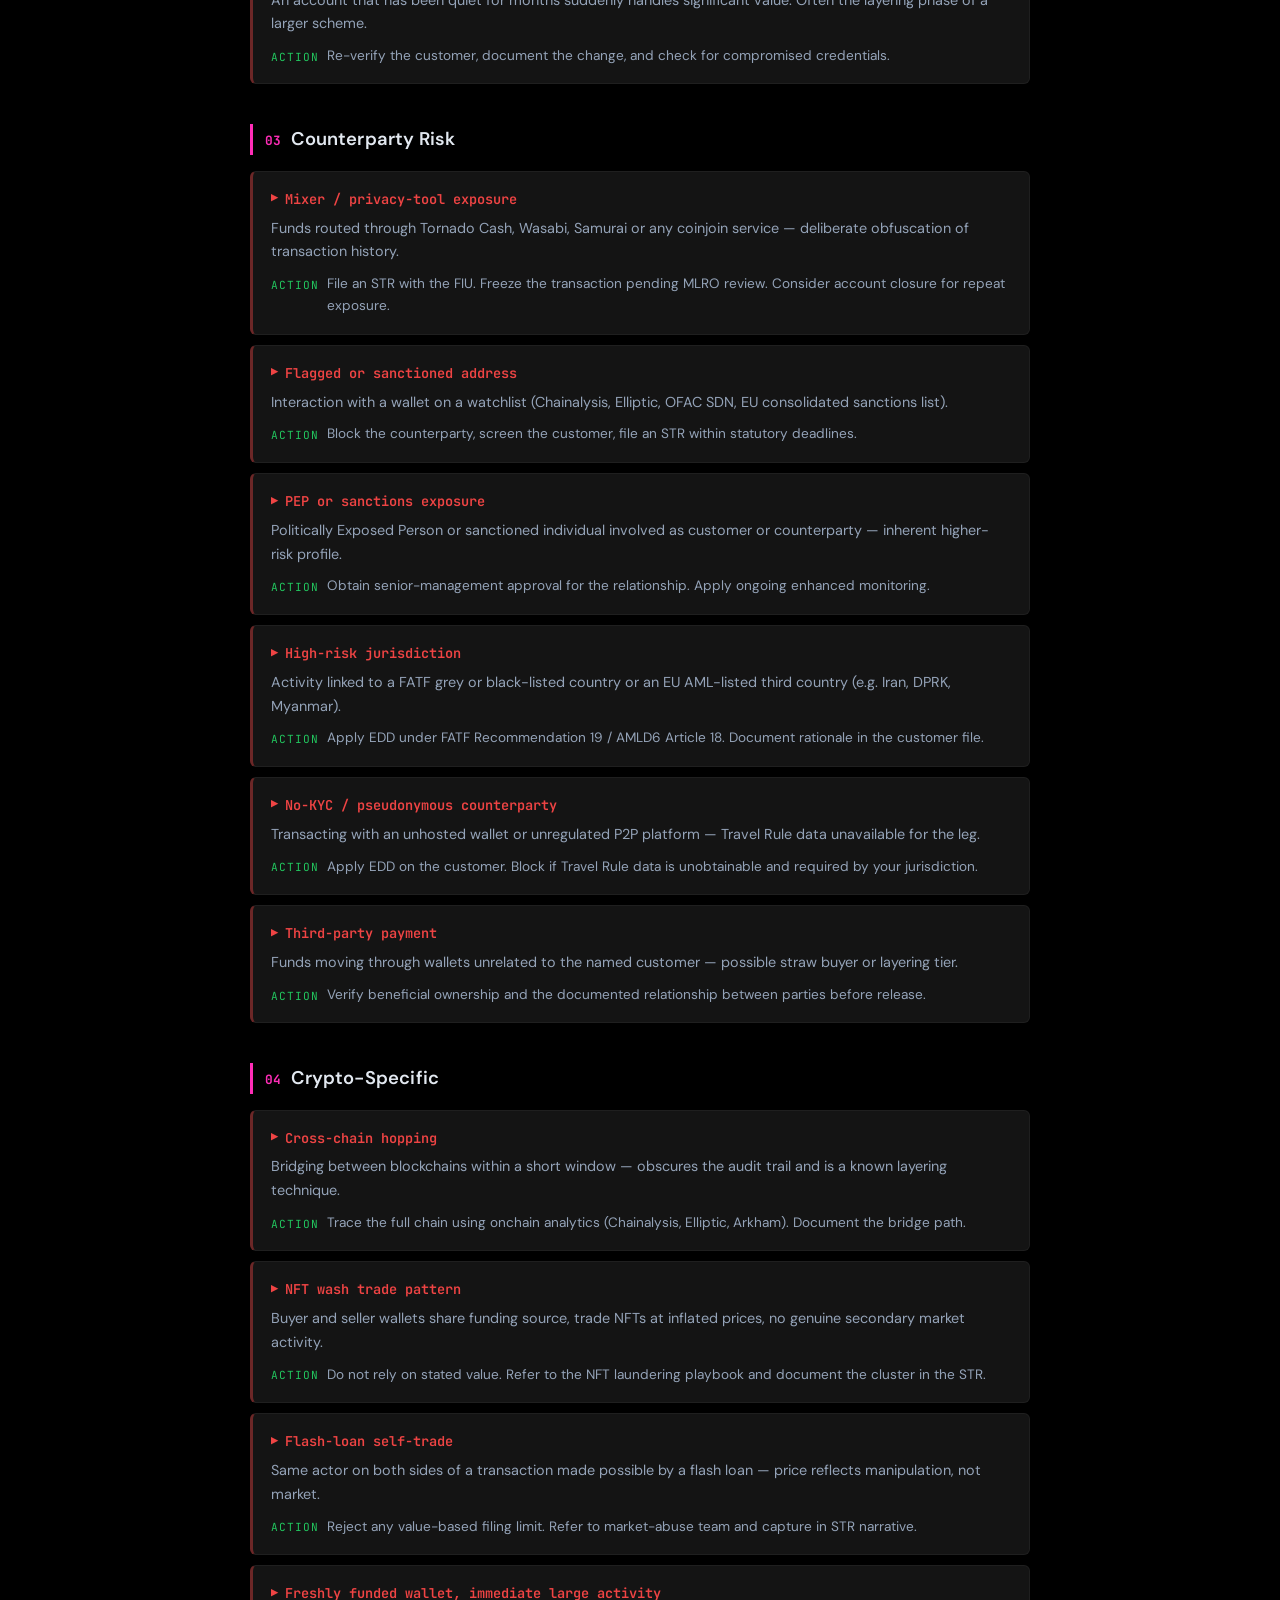
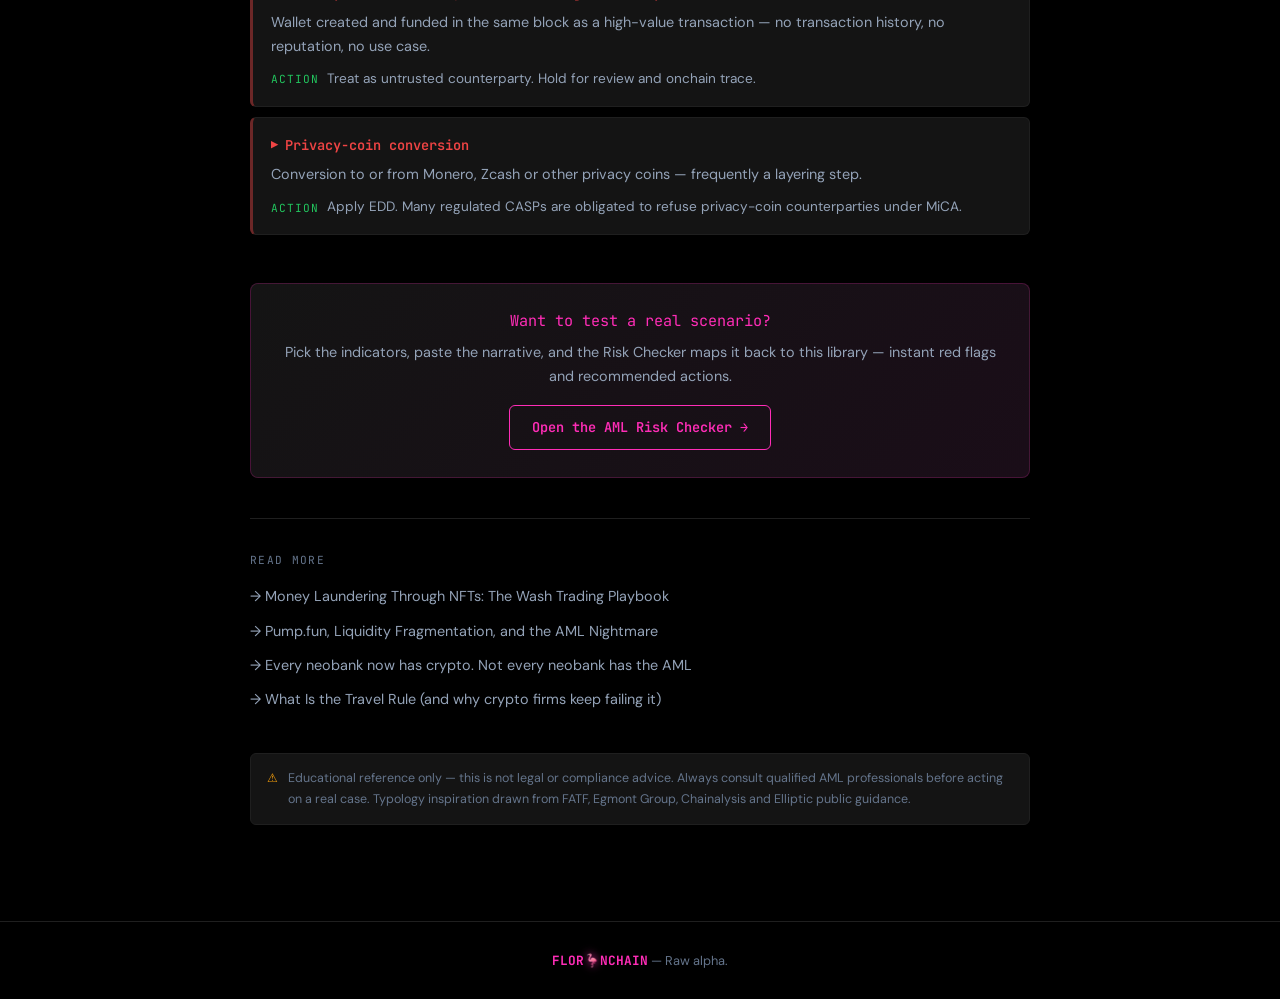
<file: red-flags.html>
<!DOCTYPE html>
<html lang="en">
<head>
<meta charset="UTF-8">
<meta name="viewport" content="width=device-width, initial-scale=1.0">
<title>Crypto AML Red Flags Library — FLOR🦩NCHAIN</title>
<meta name="description" content="The crypto AML red flags every transaction monitoring team should catch. FATF and Egmont-aligned typology library — by Flor.">
<meta property="og:title" content="Crypto AML Red Flags Library — FLOR🦩NCHAIN">
<meta property="og:description" content="The crypto AML red flags every transaction monitoring team should catch. FATF and Egmont-aligned typology library.">
<meta property="og:type" content="article">
<meta property="og:url" content="https://floronchain.com/red-flags.html">
<meta name="twitter:card" content="summary_large_image">
<meta name="twitter:title" content="Crypto AML Red Flags Library">
<meta name="twitter:description" content="The crypto AML red flags every transaction monitoring team should catch.">
<meta name="theme-color" content="#000000">

<link rel="preconnect" href="https://fonts.googleapis.com">
<link rel="preconnect" href="https://fonts.gstatic.com" crossorigin>
<link href="https://fonts.googleapis.com/css2?family=JetBrains+Mono:wght@400;500;600;700&family=DM+Sans:wght@400;500;600;700&display=swap" rel="stylesheet">

<style>
*{margin:0;padding:0;box-sizing:border-box}
:root{
  --bg:#000000;
  --card:#141414;
  --card-border:#1f1f1f;
  --accent:#ff2db7;
  --accent-dim:#ff2db733;
  --accent-cyan:#00f0ff;
  --red:#ef4444;
  --red-dim:#ef444422;
  --red-border:#ef444466;
  --green-safe:#22c55e;
  --text:#e2e8f0;
  --text-dim:#94a3b8;
  --text-muted:#64748b;
  --font-mono:'JetBrains Mono',monospace;
  --font-body:'DM Sans',sans-serif;
}
html{font-size:16px}
body{background:var(--bg);color:var(--text);font-family:var(--font-body);min-height:100vh;line-height:1.65}

/* NAV */
.top-bar{padding:1rem 1.5rem;display:flex;align-items:center;gap:.5rem;border-bottom:1px solid var(--card-border)}
.top-bar .logo{color:var(--accent);font-family:var(--font-mono);font-weight:700;font-size:.95rem;text-decoration:none}
.top-bar .logo .logo-o{display:inline-block;filter:drop-shadow(0 0 6px var(--accent))}
.top-bar .sep{color:var(--text-muted)}
.top-bar .page-name{color:var(--text-dim);font-size:.85rem}
.back-link{color:var(--text-muted);text-decoration:none;font-size:.85rem;margin-left:auto}
.back-link:hover{color:var(--accent)}

/* CONTAINER */
.container{max-width:820px;margin:0 auto;padding:2.5rem 1.25rem 4rem}

/* HEADER */
.page-header{margin-bottom:2.5rem;border-bottom:1px solid var(--card-border);padding-bottom:1.75rem}
.page-header .eyebrow{font-family:var(--font-mono);font-size:.7rem;color:var(--accent);text-transform:uppercase;letter-spacing:.14em;margin-bottom:.6rem}
.page-header h1{font-size:1.85rem;line-height:1.2;color:var(--text);margin-bottom:.85rem;font-weight:600}
.page-header h1 .icon{margin-right:.4rem}
.page-header .lede{color:var(--text-dim);font-size:1rem;max-width:62ch}
.page-header .meta{margin-top:.85rem;font-size:.75rem;color:var(--text-muted);font-family:var(--font-mono)}

/* CATEGORY */
.category{margin-bottom:2.5rem}
.category-head{display:flex;align-items:baseline;gap:.65rem;margin-bottom:1rem;border-left:3px solid var(--accent);padding-left:.75rem}
.category-num{font-family:var(--font-mono);font-size:.8rem;color:var(--accent);font-weight:700}
.category-title{font-size:1.15rem;color:var(--text);font-weight:600;letter-spacing:.01em}

.flag{background:var(--card);border:1px solid var(--card-border);border-left:3px solid var(--red-border);border-radius:6px;padding:1rem 1.15rem;margin-bottom:.65rem;transition:border-color .2s}
.flag:hover{border-left-color:var(--red)}
.flag-title{font-family:var(--font-mono);font-size:.85rem;color:var(--red);font-weight:600;margin-bottom:.4rem;display:flex;align-items:center;gap:.4rem}
.flag-title .marker{font-size:.75rem}
.flag-detail{color:var(--text-dim);font-size:.9rem;margin-bottom:.55rem}
.flag-action{color:var(--text);font-size:.85rem;display:flex;gap:.5rem;align-items:flex-start}
.flag-action .label{font-family:var(--font-mono);color:var(--green-safe);font-size:.7rem;text-transform:uppercase;letter-spacing:.08em;flex-shrink:0;margin-top:.18rem}
.flag-action .copy{color:var(--text-dim)}

/* CTA */
.cta{margin-top:3rem;background:linear-gradient(135deg,var(--card),#1a0d18);border:1px solid var(--accent-dim);border-radius:8px;padding:1.5rem 1.5rem 1.7rem;text-align:center}
.cta-title{font-family:var(--font-mono);font-size:.95rem;color:var(--accent);margin-bottom:.5rem}
.cta-text{color:var(--text-dim);font-size:.9rem;margin-bottom:1rem}
.cta-btn{display:inline-flex;align-items:center;gap:.5rem;background:transparent;border:1px solid var(--accent);color:var(--accent);font-family:var(--font-mono);font-size:.85rem;font-weight:600;padding:.65rem 1.4rem;border-radius:6px;text-decoration:none;transition:all .25s}
.cta-btn:hover{background:var(--accent);color:var(--bg)}
.cta-btn .arrow{transition:transform .2s}
.cta-btn:hover .arrow{transform:translateX(3px)}

/* RELATED */
.related{margin-top:2.5rem;padding-top:2rem;border-top:1px solid var(--card-border)}
.related-head{font-family:var(--font-mono);font-size:.7rem;color:var(--text-muted);text-transform:uppercase;letter-spacing:.12em;margin-bottom:.85rem}
.related-list{list-style:none}
.related-list li{margin-bottom:.5rem}
.related-list a{color:var(--text-dim);text-decoration:none;font-size:.9rem;border-bottom:1px solid transparent;transition:all .2s}
.related-list a:hover{color:var(--accent);border-bottom-color:var(--accent-dim)}

/* DISCLAIMER */
.disclaimer{margin-top:2.5rem;padding:.9rem 1rem;background:var(--card);border:1px solid var(--card-border);border-radius:6px;font-size:.78rem;color:var(--text-muted);display:flex;gap:.6rem;align-items:flex-start}
.disclaimer .warn{color:var(--orange,#f59e0b)}

/* FOOTER */
.tool-footer{padding:1.75rem 1rem;text-align:center;color:var(--text-muted);font-size:.8rem;border-top:1px solid var(--card-border);margin-top:2rem}
.tool-footer strong{color:var(--accent);font-family:var(--font-mono);font-weight:700}
.tool-footer .accent{display:inline-block;filter:drop-shadow(0 0 4px var(--accent))}
</style>
</head>
<body>

<div class="top-bar">
  <a href="/" class="logo">FLOR<span class="logo-o">&#x1F9A9;</span>NCHAIN</a>
  <span class="sep">/</span>
  <span class="page-name">Red Flags Library</span>
  <a href="/" class="back-link">&larr; Back to blog</a>
</div>

<div class="container">

  <header class="page-header">
    <div class="eyebrow">FATF + Egmont-aligned</div>
    <h1><span class="icon">&#x1F6A9;</span> Crypto AML Red Flags Library</h1>
    <p class="lede">The typologies your transaction monitoring should catch — grouped by where they show up. Not exhaustive, not legal advice. The honest list of what actually matters when you're triaging an alert at 2pm on a Friday.</p>
    <div class="meta">Last updated: April 2026 &middot; Maintained by Flor</div>
  </header>

  <!-- CATEGORY 1 -->
  <section class="category">
    <div class="category-head">
      <span class="category-num">01</span>
      <h2 class="category-title">Customer Behaviour</h2>
    </div>

    <div class="flag">
      <div class="flag-title"><span class="marker">&#x25B6;</span>New account, high-value activity</div>
      <div class="flag-detail">Account opened recently and immediately moves significant value — bypasses the customer risk baseline that builds over time.</div>
      <div class="flag-action"><span class="label">Action</span><span class="copy">Trigger EDD. Re-verify ID, request source of funds and source of wealth documentation.</span></div>
    </div>

    <div class="flag">
      <div class="flag-title"><span class="marker">&#x25B6;</span>Evasive on KYC</div>
      <div class="flag-detail">Customer becomes aggressive, reluctant or refuses to provide standard documentation when asked. Inconsistent with a legitimate profile.</div>
      <div class="flag-action"><span class="label">Action</span><span class="copy">Note the interaction in the case file. Treat as an EDD trigger; consider account restriction pending review.</span></div>
    </div>

    <div class="flag">
      <div class="flag-title"><span class="marker">&#x25B6;</span>Geolocation inconsistent with KYC</div>
      <div class="flag-detail">IP location does not match the stated country of residence — possible identity misuse, account takeover or use of a money mule.</div>
      <div class="flag-action"><span class="label">Action</span><span class="copy">Trigger step-up authentication. Review prior login history and document the mismatch.</span></div>
    </div>

    <div class="flag">
      <div class="flag-title"><span class="marker">&#x25B6;</span>Profile mismatch</div>
      <div class="flag-detail">Stated occupation, age or income bracket cannot plausibly support the volume or frequency of transactions observed.</div>
      <div class="flag-action"><span class="label">Action</span><span class="copy">Request updated source-of-funds evidence and recalibrate the customer risk score.</span></div>
    </div>
  </section>

  <!-- CATEGORY 2 -->
  <section class="category">
    <div class="category-head">
      <span class="category-num">02</span>
      <h2 class="category-title">Transaction Patterns</h2>
    </div>

    <div class="flag">
      <div class="flag-title"><span class="marker">&#x25B6;</span>Structuring (smurfing)</div>
      <div class="flag-detail">Transactions broken into multiple sub-threshold amounts to stay below reporting limits — classic smurfing.</div>
      <div class="flag-action"><span class="label">Action</span><span class="copy">Aggregate the transaction chain in monitoring rules. Escalate to the MLRO and document the pattern for STR.</span></div>
    </div>

    <div class="flag">
      <div class="flag-title"><span class="marker">&#x25B6;</span>Rapid layering</div>
      <div class="flag-detail">Short dwell time between deposit and withdrawal. Funds move in and out within minutes or hours — consistent with placement-layering.</div>
      <div class="flag-action"><span class="label">Action</span><span class="copy">Activate transaction-velocity alerts. Apply a 72-hour hold for MLRO review on similar patterns.</span></div>
    </div>

    <div class="flag">
      <div class="flag-title"><span class="marker">&#x25B6;</span>Round-dollar deposits</div>
      <div class="flag-detail">Patterns of suspiciously round amounts (e.g. exactly $9,500 or $4,999) — typical of someone calibrating to thresholds.</div>
      <div class="flag-action"><span class="label">Action</span><span class="copy">Flag for manual review. Cross-reference with the customer's stated business model.</span></div>
    </div>

    <div class="flag">
      <div class="flag-title"><span class="marker">&#x25B6;</span>Sudden volume spike on a dormant account</div>
      <div class="flag-detail">An account that has been quiet for months suddenly handles significant value. Often the layering phase of a larger scheme.</div>
      <div class="flag-action"><span class="label">Action</span><span class="copy">Re-verify the customer, document the change, and check for compromised credentials.</span></div>
    </div>
  </section>

  <!-- CATEGORY 3 -->
  <section class="category">
    <div class="category-head">
      <span class="category-num">03</span>
      <h2 class="category-title">Counterparty Risk</h2>
    </div>

    <div class="flag">
      <div class="flag-title"><span class="marker">&#x25B6;</span>Mixer / privacy-tool exposure</div>
      <div class="flag-detail">Funds routed through Tornado Cash, Wasabi, Samurai or any coinjoin service — deliberate obfuscation of transaction history.</div>
      <div class="flag-action"><span class="label">Action</span><span class="copy">File an STR with the FIU. Freeze the transaction pending MLRO review. Consider account closure for repeat exposure.</span></div>
    </div>

    <div class="flag">
      <div class="flag-title"><span class="marker">&#x25B6;</span>Flagged or sanctioned address</div>
      <div class="flag-detail">Interaction with a wallet on a watchlist (Chainalysis, Elliptic, OFAC SDN, EU consolidated sanctions list).</div>
      <div class="flag-action"><span class="label">Action</span><span class="copy">Block the counterparty, screen the customer, file an STR within statutory deadlines.</span></div>
    </div>

    <div class="flag">
      <div class="flag-title"><span class="marker">&#x25B6;</span>PEP or sanctions exposure</div>
      <div class="flag-detail">Politically Exposed Person or sanctioned individual involved as customer or counterparty — inherent higher-risk profile.</div>
      <div class="flag-action"><span class="label">Action</span><span class="copy">Obtain senior-management approval for the relationship. Apply ongoing enhanced monitoring.</span></div>
    </div>

    <div class="flag">
      <div class="flag-title"><span class="marker">&#x25B6;</span>High-risk jurisdiction</div>
      <div class="flag-detail">Activity linked to a FATF grey or black-listed country or an EU AML-listed third country (e.g. Iran, DPRK, Myanmar).</div>
      <div class="flag-action"><span class="label">Action</span><span class="copy">Apply EDD under FATF Recommendation 19 / AMLD6 Article 18. Document rationale in the customer file.</span></div>
    </div>

    <div class="flag">
      <div class="flag-title"><span class="marker">&#x25B6;</span>No-KYC / pseudonymous counterparty</div>
      <div class="flag-detail">Transacting with an unhosted wallet or unregulated P2P platform — Travel Rule data unavailable for the leg.</div>
      <div class="flag-action"><span class="label">Action</span><span class="copy">Apply EDD on the customer. Block if Travel Rule data is unobtainable and required by your jurisdiction.</span></div>
    </div>

    <div class="flag">
      <div class="flag-title"><span class="marker">&#x25B6;</span>Third-party payment</div>
      <div class="flag-detail">Funds moving through wallets unrelated to the named customer — possible straw buyer or layering tier.</div>
      <div class="flag-action"><span class="label">Action</span><span class="copy">Verify beneficial ownership and the documented relationship between parties before release.</span></div>
    </div>
  </section>

  <!-- CATEGORY 4 -->
  <section class="category">
    <div class="category-head">
      <span class="category-num">04</span>
      <h2 class="category-title">Crypto-Specific</h2>
    </div>

    <div class="flag">
      <div class="flag-title"><span class="marker">&#x25B6;</span>Cross-chain hopping</div>
      <div class="flag-detail">Bridging between blockchains within a short window — obscures the audit trail and is a known layering technique.</div>
      <div class="flag-action"><span class="label">Action</span><span class="copy">Trace the full chain using onchain analytics (Chainalysis, Elliptic, Arkham). Document the bridge path.</span></div>
    </div>

    <div class="flag">
      <div class="flag-title"><span class="marker">&#x25B6;</span>NFT wash trade pattern</div>
      <div class="flag-detail">Buyer and seller wallets share funding source, trade NFTs at inflated prices, no genuine secondary market activity.</div>
      <div class="flag-action"><span class="label">Action</span><span class="copy">Do not rely on stated value. Refer to the NFT laundering playbook and document the cluster in the STR.</span></div>
    </div>

    <div class="flag">
      <div class="flag-title"><span class="marker">&#x25B6;</span>Flash-loan self-trade</div>
      <div class="flag-detail">Same actor on both sides of a transaction made possible by a flash loan — price reflects manipulation, not market.</div>
      <div class="flag-action"><span class="label">Action</span><span class="copy">Reject any value-based filing limit. Refer to market-abuse team and capture in STR narrative.</span></div>
    </div>

    <div class="flag">
      <div class="flag-title"><span class="marker">&#x25B6;</span>Freshly funded wallet, immediate large activity</div>
      <div class="flag-detail">Wallet created and funded in the same block as a high-value transaction — no transaction history, no reputation, no use case.</div>
      <div class="flag-action"><span class="label">Action</span><span class="copy">Treat as untrusted counterparty. Hold for review and onchain trace.</span></div>
    </div>

    <div class="flag">
      <div class="flag-title"><span class="marker">&#x25B6;</span>Privacy-coin conversion</div>
      <div class="flag-detail">Conversion to or from Monero, Zcash or other privacy coins — frequently a layering step.</div>
      <div class="flag-action"><span class="label">Action</span><span class="copy">Apply EDD. Many regulated CASPs are obligated to refuse privacy-coin counterparties under MiCA.</span></div>
    </div>
  </section>

  <!-- CTA TO RISK CHECKER -->
  <div class="cta">
    <div class="cta-title">Want to test a real scenario?</div>
    <div class="cta-text">Pick the indicators, paste the narrative, and the Risk Checker maps it back to this library — instant red flags and recommended actions.</div>
    <a class="cta-btn" href="/tools.html"><span>Open the AML Risk Checker</span><span class="arrow">&rarr;</span></a>
  </div>

  <!-- RELATED ARTICLES -->
  <section class="related">
    <div class="related-head">Read more</div>
    <ul class="related-list">
      <li><a href="https://followtheflor.com/onchain/money-laundering-through-nfts">&rarr; Money Laundering Through NFTs: The Wash Trading Playbook</a></li>
      <li><a href="https://followtheflor.com/onchain/pumpfun-aml-risk">&rarr; Pump.fun, Liquidity Fragmentation, and the AML Nightmare</a></li>
      <li><a href="https://followtheflor.com/onchain/neobanks-crypto-aml-2026">&rarr; Every neobank now has crypto. Not every neobank has the AML</a></li>
      <li><a href="https://followtheflor.com/onchain/what-is-the-travel-rule">&rarr; What Is the Travel Rule (and why crypto firms keep failing it)</a></li>
    </ul>
  </section>

  <div class="disclaimer">
    <span class="warn">&#x26A0;</span>
    <span>Educational reference only — this is not legal or compliance advice. Always consult qualified AML professionals before acting on a real case. Typology inspiration drawn from FATF, Egmont Group, Chainalysis and Elliptic public guidance.</span>
  </div>

</div>

<div class="tool-footer">
  <strong>FLOR<span class="accent">&#x1F9A9;</span>NCHAIN</strong> — Raw alpha.
</div>

</body>
</html>
</file>
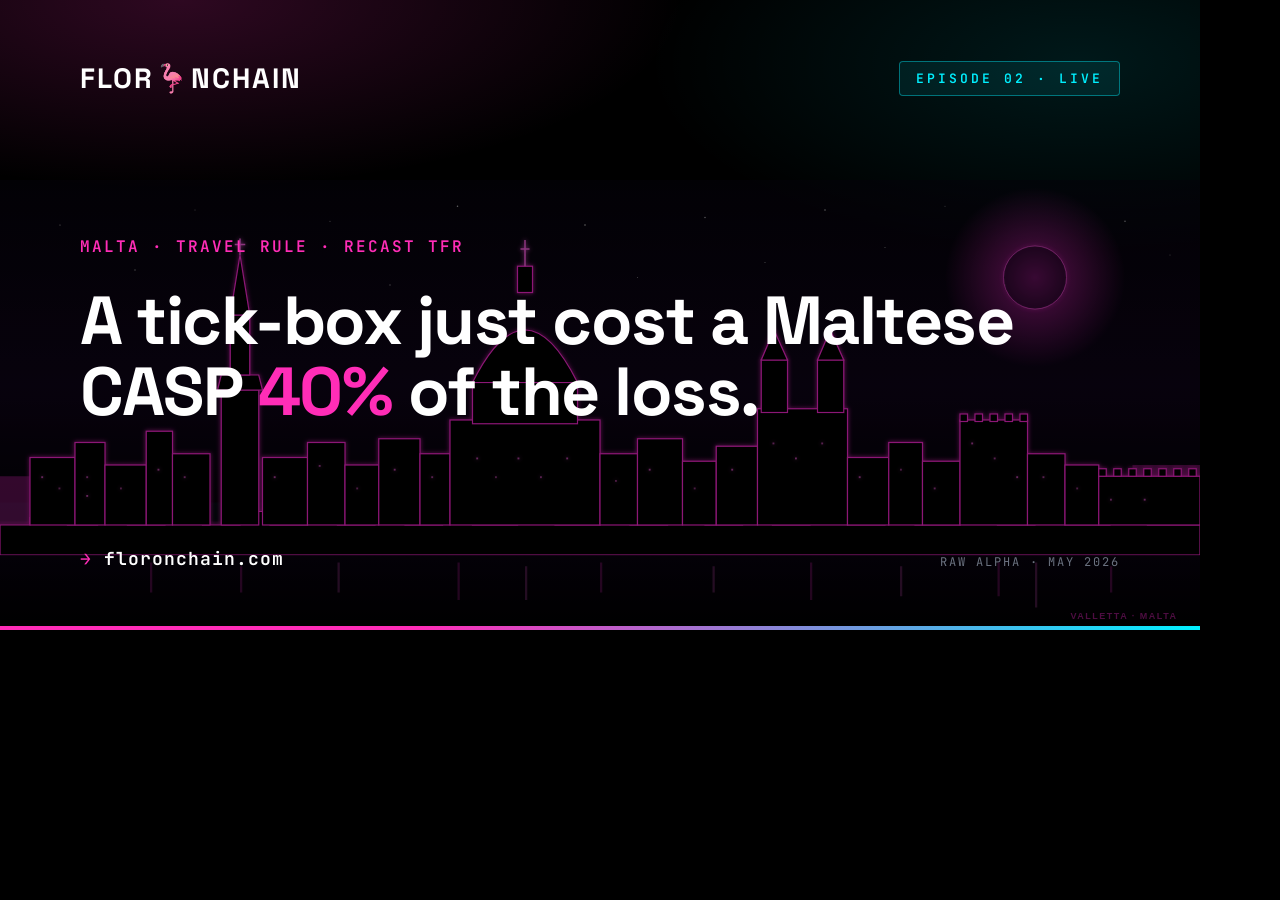
<file: social-card.html>
<!DOCTYPE html>
<html lang="en">
<head>
<meta charset="UTF-8">
<title>Social card - Malta Travel Rule</title>
<link href="https://fonts.googleapis.com/css2?family=Space+Grotesk:wght@500;600;700&family=Plus+Jakarta+Sans:wght@400;600;700&family=JetBrains+Mono:wght@500;600&display=swap" rel="stylesheet">
<style>
  * { margin: 0; padding: 0; box-sizing: border-box; }
  body {
    width: 1200px;
    height: 630px;
    background: #000;
    color: #f5f5f5;
    font-family: 'Plus Jakarta Sans', sans-serif;
    overflow: hidden;
    position: relative;
  }
  .ambient {
    position: absolute; inset: 0;
    background-image:
      radial-gradient(ellipse 70% 50% at 15% 0%,  rgba(255,45,183,0.18), transparent 60%),
      radial-gradient(ellipse 60% 50% at 90% 10%, rgba(0,240,255,0.10),  transparent 60%);
  }
  .skyline-bg {
    position: absolute;
    bottom: 0; left: 0; right: 0;
    width: 100%;
    opacity: 0.55;
  }
  .skyline-bg img {
    width: 100%;
    display: block;
  }
  .content {
    position: relative;
    z-index: 2;
    padding: 60px 80px;
    height: 100%;
    display: flex;
    flex-direction: column;
    justify-content: space-between;
  }
  .top-row {
    display: flex;
    justify-content: space-between;
    align-items: center;
  }
  .brand {
    font-family: 'Space Grotesk', sans-serif;
    font-size: 28px;
    font-weight: 700;
    letter-spacing: 2px;
    color: #fff;
  }
  .brand .flam { color: #ff2db7; }
  .episode-tag {
    font-family: 'JetBrains Mono', monospace;
    font-size: 13px;
    font-weight: 600;
    letter-spacing: 3px;
    text-transform: uppercase;
    color: #00f0ff;
    background: rgba(0,240,255,0.08);
    padding: 8px 16px;
    border: 1px solid rgba(0,240,255,0.4);
    border-radius: 4px;
  }
  .headline-block {
    margin-top: 20px;
  }
  .kicker {
    font-family: 'JetBrains Mono', monospace;
    font-size: 16px;
    font-weight: 600;
    letter-spacing: 2px;
    text-transform: uppercase;
    color: #ff2db7;
    margin-bottom: 28px;
  }
  .headline {
    font-family: 'Space Grotesk', sans-serif;
    font-size: 68px;
    font-weight: 700;
    line-height: 1.05;
    letter-spacing: -1.5px;
    color: #ffffff;
    max-width: 1000px;
  }
  .headline em {
    font-style: normal;
    color: #ff2db7;
  }
  .bottom-row {
    display: flex;
    justify-content: space-between;
    align-items: flex-end;
  }
  .url {
    font-family: 'JetBrains Mono', monospace;
    font-size: 18px;
    font-weight: 600;
    color: #fff;
    letter-spacing: 1px;
  }
  .url .arr { color: #ff2db7; }
  .meta-tag {
    font-family: 'JetBrains Mono', monospace;
    font-size: 12px;
    color: #6b7280;
    letter-spacing: 2px;
    text-transform: uppercase;
  }
  .accent-line {
    position: absolute;
    bottom: 0;
    left: 0;
    right: 0;
    height: 4px;
    background: linear-gradient(90deg, #ff2db7 0%, #ff2db7 35%, #00f0ff 100%);
  }
</style>
</head>
<body>
  <div class="ambient"></div>
  <div class="skyline-bg">
    <img src="assets/valletta-skyline.svg" alt="">
  </div>
  <div class="content">
    <div class="top-row">
      <div class="brand">FLOR<span class="flam">🦩</span>NCHAIN</div>
      <div class="episode-tag">Episode 02 · Live</div>
    </div>
    <div class="headline-block">
      <div class="kicker">Malta · Travel Rule · Recast TFR</div>
      <h1 class="headline">A tick-box just cost a Maltese CASP <em>40%</em> of the loss.</h1>
    </div>
    <div class="bottom-row">
      <div class="url"><span class="arr">→</span> floronchain.com</div>
      <div class="meta-tag">RAW ALPHA · MAY 2026</div>
    </div>
  </div>
  <div class="accent-line"></div>
</body>
</html>
</file>
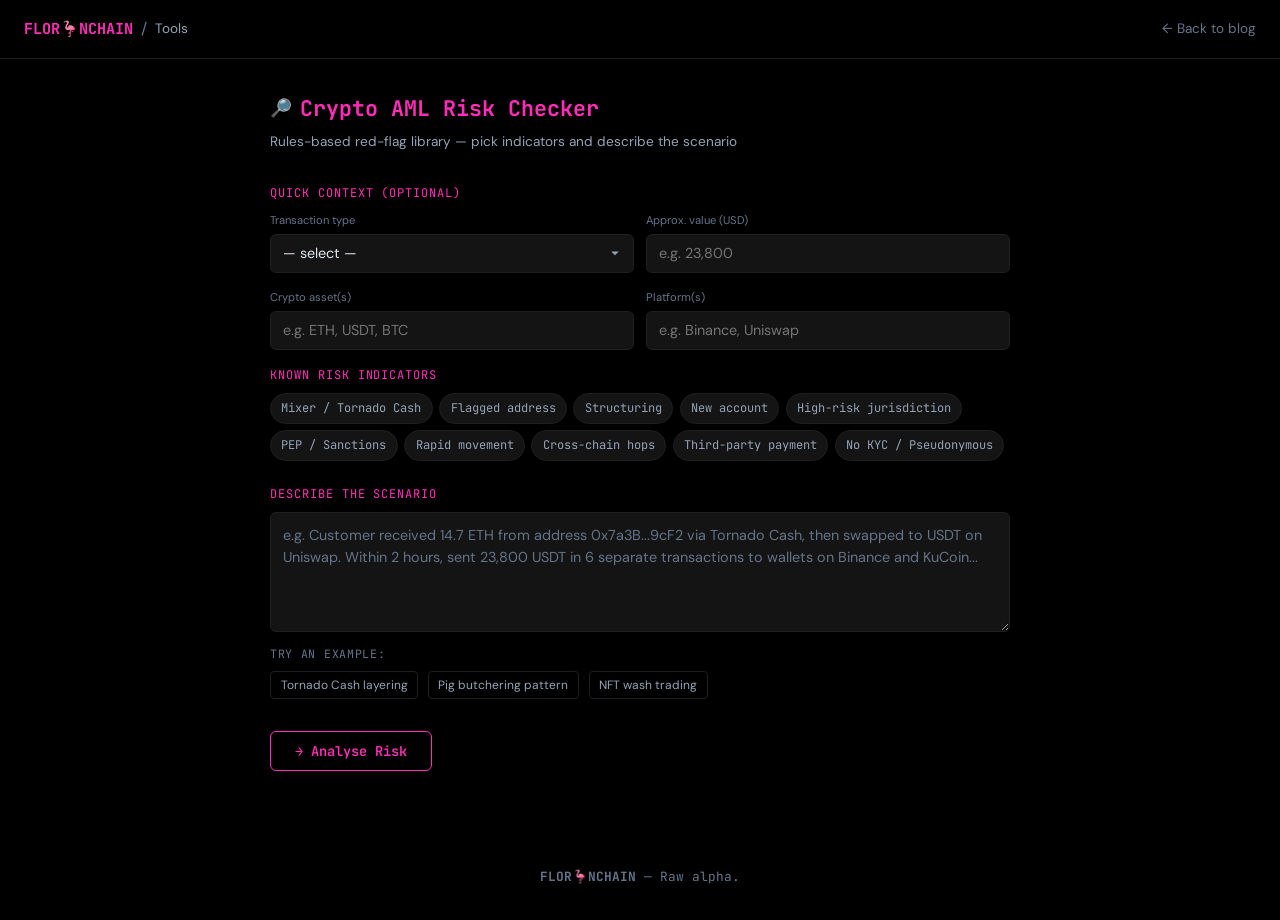
<file: tools.html>
<!DOCTYPE html>
<html lang="en">
<head>
<meta charset="UTF-8">
<meta name="viewport" content="width=device-width, initial-scale=1.0">
<title>Crypto AML Risk Checker — FLOR🦩NCHAIN</title>
<link rel="preconnect" href="https://fonts.googleapis.com">
<link rel="preconnect" href="https://fonts.gstatic.com" crossorigin>
<link href="https://fonts.googleapis.com/css2?family=JetBrains+Mono:wght@400;500;600;700&family=DM+Sans:wght@400;500;600;700&display=swap" rel="stylesheet">
<style>
*{margin:0;padding:0;box-sizing:border-box}
:root{
  --bg:#000000;
  --card:#141414;
  --card-border:#1f1f1f;
  --accent:#ff2db7;
  --accent-dim:#ff2db733;
  --accent-cyan:#00f0ff;
  --red:#ef4444;
  --red-dim:#ef444422;
  --red-border:#ef444466;
  --orange:#f59e0b;
  --orange-dim:#f59e0b22;
  --yellow:#eab308;
  --green-safe:#22c55e;
  --text:#e2e8f0;
  --text-dim:#94a3b8;
  --text-muted:#64748b;
  --font-mono:'JetBrains Mono',monospace;
  --font-body:'DM Sans',sans-serif;
}
html{font-size:16px}
body{background:var(--bg);color:var(--text);font-family:var(--font-body);min-height:100vh;line-height:1.6}

/* NAV */
.top-bar{padding:1rem 1.5rem;display:flex;align-items:center;gap:.5rem;border-bottom:1px solid var(--card-border)}
.top-bar .logo{color:var(--accent);font-family:var(--font-mono);font-weight:700;font-size:.95rem;text-decoration:none}
.top-bar .sep{color:var(--text-muted)}
.top-bar .page-name{color:var(--text-dim);font-size:.85rem}
.back-link{color:var(--text-muted);text-decoration:none;font-size:.85rem;margin-left:auto}
.back-link:hover{color:var(--accent)}

/* CONTAINER */
.container{max-width:780px;margin:0 auto;padding:2rem 1.25rem 4rem}

/* HEADER */
.tool-header{margin-bottom:2rem}
.tool-header h1{font-family:var(--font-mono);font-size:1.35rem;color:var(--accent);display:flex;align-items:center;gap:.5rem;margin-bottom:.35rem}
.tool-header h1 .icon{font-size:1.1rem}
.tool-header p{color:var(--text-dim);font-size:.85rem}

/* FORM INPUTS */
.form-section{margin-bottom:1.5rem}
.form-section label{display:block;font-family:var(--font-mono);font-size:.75rem;color:var(--accent);text-transform:uppercase;letter-spacing:.08em;margin-bottom:.5rem}
.form-row{display:grid;grid-template-columns:1fr 1fr;gap:.75rem;margin-bottom:1rem}
@media(max-width:500px){.form-row{grid-template-columns:1fr}}

select,input[type="number"],input[type="text"]{
  background:var(--card);border:1px solid var(--card-border);color:var(--text);
  padding:.6rem .75rem;border-radius:6px;font-family:var(--font-body);font-size:.9rem;
  width:100%;outline:none;transition:border .2s;appearance:none;
  -webkit-appearance:none;
}
select{
  background-image:url("data:image/svg+xml,%3Csvg xmlns='http://www.w3.org/2000/svg' width='12' height='12' fill='%2394a3b8' viewBox='0 0 16 16'%3E%3Cpath d='M8 11L3 6h10z'/%3E%3C/svg%3E");
  background-repeat:no-repeat;background-position:right .75rem center;padding-right:2rem;
}
select:focus,input:focus{border-color:var(--accent)}
select option{background:var(--card);color:var(--text)}

.small-label{font-size:.7rem;color:var(--text-muted);margin-bottom:.25rem;display:block}

/* SCENARIO TEXTAREA */
textarea{
  width:100%;min-height:120px;background:var(--card);border:1px solid var(--card-border);
  color:var(--text);padding:.75rem;border-radius:6px;font-family:var(--font-body);
  font-size:.9rem;resize:vertical;outline:none;transition:border .2s;line-height:1.5;
}
textarea:focus{border-color:var(--accent)}
textarea::placeholder{color:var(--text-muted)}

/* CHIPS / TAGS */
.chip-group{display:flex;flex-wrap:wrap;gap:.4rem;margin-bottom:1rem}
.chip{
  background:var(--card);border:1px solid var(--card-border);color:var(--text-dim);
  padding:.3rem .65rem;border-radius:99px;font-size:.75rem;cursor:pointer;
  transition:all .2s;user-select:none;font-family:var(--font-mono);
}
.chip:hover{border-color:var(--accent);color:var(--text)}
.chip.active{background:var(--accent-dim);border-color:var(--accent);color:var(--accent)}

/* BUTTON */
.analyse-btn{
  display:inline-flex;align-items:center;gap:.5rem;
  background:transparent;border:1px solid var(--accent);color:var(--accent);
  font-family:var(--font-mono);font-size:.85rem;font-weight:600;
  padding:.65rem 1.5rem;border-radius:6px;cursor:pointer;
  transition:all .25s;margin-top:.5rem;
}
.analyse-btn:hover{background:var(--accent);color:var(--bg)}
.analyse-btn:disabled{opacity:.4;cursor:not-allowed}
.analyse-btn:disabled:hover{background:transparent;color:var(--accent)}
.analyse-btn .arrow{transition:transform .2s}
.analyse-btn:hover .arrow{transform:translateX(3px)}

/* LOADING */
.loading{display:none;align-items:center;gap:.75rem;padding:1.5rem;margin-top:1.5rem}
.loading.show{display:flex}
.spinner{width:20px;height:20px;border:2px solid var(--card-border);border-top-color:var(--accent);border-radius:50%;animation:spin .8s linear infinite}
@keyframes spin{to{transform:rotate(360deg)}}
.loading-text{color:var(--text-dim);font-size:.85rem;font-family:var(--font-mono)}

/* RESULTS */
.results{display:none;margin-top:2rem;animation:fadeUp .5s ease}
.results.show{display:block}
@keyframes fadeUp{from{opacity:0;transform:translateY(12px)}to{opacity:1;transform:translateY(0)}}

/* SCORE BADGE */
.score-row{display:flex;align-items:flex-start;gap:1.25rem;margin-bottom:1.5rem}
.score-badge{
  flex-shrink:0;width:100px;height:100px;border-radius:10px;
  display:flex;flex-direction:column;align-items:center;justify-content:center;
  font-family:var(--font-mono);
}
.score-badge.high{background:var(--red-dim);border:2px solid var(--red-border)}
.score-badge.medium{background:var(--orange-dim);border:2px solid #f59e0b66}
.score-badge.low{background:#22c55e22;border:2px solid #22c55e66}
.score-badge .number{font-size:1.8rem;font-weight:700;line-height:1}
.score-badge.high .number{color:var(--red)}
.score-badge.medium .number{color:var(--orange)}
.score-badge.low .number{color:var(--green-safe)}
.score-badge .label{font-size:.65rem;text-transform:uppercase;letter-spacing:.1em;margin-top:.2rem;font-weight:600}
.score-badge.high .label{color:var(--red)}
.score-badge.medium .label{color:var(--orange)}
.score-badge.low .label{color:var(--green-safe)}

.score-summary{font-size:.9rem;color:var(--text-dim);line-height:1.6}

/* PANELS */
.panels{display:grid;grid-template-columns:1fr 1fr;gap:1rem;margin-bottom:1.5rem}
@media(max-width:600px){.panels{grid-template-columns:1fr}}

.panel{background:var(--card);border:1px solid var(--card-border);border-radius:8px;padding:1rem;overflow:hidden}
.panel-title{font-family:var(--font-mono);font-size:.8rem;font-weight:600;margin-bottom:.75rem;display:flex;align-items:center;gap:.4rem}
.panel-title.red{color:var(--red)}
.panel-title.green{color:var(--accent)}
.panel ul{list-style:none;padding:0}
.panel li{font-size:.8rem;color:var(--text-dim);padding:.35rem 0;line-height:1.45;border-bottom:1px solid #1e293b44}
.panel li:last-child{border-bottom:none}
.panel li strong{color:var(--text)}
.panel.red-flags li strong{color:var(--red)}
.panel.recommendations li strong{color:var(--accent)}

/* DISCLAIMER */
.disclaimer{
  display:flex;align-items:flex-start;gap:.5rem;
  font-size:.72rem;color:var(--text-muted);margin-top:1.5rem;
  padding-top:1rem;border-top:1px solid var(--card-border);
}
.disclaimer .warn{flex-shrink:0}

/* FOOTER */
.tool-footer{
  text-align:center;padding:2rem 1rem;font-size:.8rem;color:var(--text-muted);
  font-family:var(--font-mono);
}
.tool-footer .accent{color:var(--accent)}

/* ERROR */
.error-msg{display:none;background:var(--red-dim);border:1px solid var(--red-border);border-radius:6px;padding:1rem;margin-top:1rem;color:var(--red);font-size:.85rem}
.error-msg.show{display:block}

/* EXAMPLE SCENARIOS */
.examples-bar{margin-bottom:1rem}
.examples-bar span{font-size:.72rem;color:var(--text-muted);font-family:var(--font-mono);text-transform:uppercase;letter-spacing:.06em}
.example-btn{
  background:none;border:1px solid var(--card-border);color:var(--text-dim);
  font-size:.75rem;padding:.3rem .6rem;border-radius:4px;cursor:pointer;
  margin-top:.35rem;margin-right:.35rem;font-family:var(--font-body);transition:all .2s;
}
.example-btn:hover{border-color:var(--accent);color:var(--accent)}
</style>
</head>
<body>

<div class="top-bar">
  <a href="/" class="logo">FLOR<span class="logo-o">&#x1F9A9;</span>NCHAIN</a>
  <span class="sep">/</span>
  <span class="page-name">Tools</span>
  <a href="/" class="back-link">&larr; Back to blog</a>
</div>

<div class="container">
  <div class="tool-header">
    <h1><span class="icon">&#128270;</span> Crypto AML Risk Checker</h1>
    <p>Rules-based red-flag library — pick indicators and describe the scenario</p>
  </div>

  <!-- FORM INPUTS -->
  <div class="form-section">
    <label>Quick context (optional)</label>
    <div class="form-row">
      <div>
        <span class="small-label">Transaction type</span>
        <select id="txType">
          <option value="">— select —</option>
          <option value="deposit">Deposit</option>
          <option value="withdrawal">Withdrawal</option>
          <option value="transfer">Transfer / Swap</option>
          <option value="p2p">P2P Trade</option>
          <option value="defi">DeFi Interaction</option>
          <option value="nft">NFT Purchase / Sale</option>
          <option value="mixed">Multiple / Mixed</option>
        </select>
      </div>
      <div>
        <span class="small-label">Approx. value (USD)</span>
        <input type="text" id="txValue" placeholder="e.g. 23,800">
      </div>
    </div>
    <div class="form-row">
      <div>
        <span class="small-label">Crypto asset(s)</span>
        <input type="text" id="txAsset" placeholder="e.g. ETH, USDT, BTC">
      </div>
      <div>
        <span class="small-label">Platform(s)</span>
        <input type="text" id="txPlatform" placeholder="e.g. Binance, Uniswap">
      </div>
    </div>

    <label style="margin-top:.75rem">Known risk indicators</label>
    <div class="chip-group" id="chipGroup">
      <span class="chip" data-tag="mixer">Mixer / Tornado Cash</span>
      <span class="chip" data-tag="flagged">Flagged address</span>
      <span class="chip" data-tag="structuring">Structuring</span>
      <span class="chip" data-tag="newaccount">New account</span>
      <span class="chip" data-tag="highrisk-jurisdiction">High-risk jurisdiction</span>
      <span class="chip" data-tag="pep">PEP / Sanctions</span>
      <span class="chip" data-tag="rapid">Rapid movement</span>
      <span class="chip" data-tag="crosschain">Cross-chain hops</span>
      <span class="chip" data-tag="thirdparty">Third-party payment</span>
      <span class="chip" data-tag="no-kyc">No KYC / Pseudonymous</span>
    </div>
  </div>

  <!-- SCENARIO TEXT -->
  <div class="form-section">
    <label>Describe the scenario</label>
    <textarea id="scenario" placeholder="e.g. Customer received 14.7 ETH from address 0x7a3B...9cF2 via Tornado Cash, then swapped to USDT on Uniswap. Within 2 hours, sent 23,800 USDT in 6 separate transactions to wallets on Binance and KuCoin..."></textarea>
    <div class="examples-bar">
      <span>Try an example:</span><br>
      <button class="example-btn" onclick="loadExample(0)">Tornado Cash layering</button>
      <button class="example-btn" onclick="loadExample(1)">Pig butchering pattern</button>
      <button class="example-btn" onclick="loadExample(2)">NFT wash trading</button>
    </div>
  </div>

  <button class="analyse-btn" id="analyseBtn" onclick="analyseRisk()">
    <span class="arrow">&#x2192;</span> Analyse Risk
  </button>

  <div class="loading" id="loading">
    <div class="spinner"></div>
    <span class="loading-text">Analysing scenario for AML red flags...</span>
  </div>

  <div class="error-msg" id="errorMsg"></div>

  <!-- RESULTS -->
  <div class="results" id="results">
    <div class="score-row">
      <div class="score-badge" id="scoreBadge">
        <span class="number" id="scoreNumber">—</span>
        <span class="label" id="scoreLabel">—</span>
      </div>
      <div class="score-summary" id="scoreSummary"></div>
    </div>

    <div class="panels">
      <div class="panel red-flags">
        <div class="panel-title red">&#x1F6A9; Red Flags Identified</div>
        <ul id="redFlagsList"></ul>
      </div>
      <div class="panel recommendations">
        <div class="panel-title green">&#x2705; Recommendations</div>
        <ul id="recoList"></ul>
      </div>
    </div>

    <div class="disclaimer">
      <span class="warn">&#x26A0;</span>
      <span>This tool is for educational purposes only. It does not constitute legal or compliance advice. Always consult qualified AML professionals for real compliance decisions.</span>
    </div>
  </div>
</div>

<div class="tool-footer">
  <strong>FLOR<span class="accent">&#x1F9A9;</span>NCHAIN</strong> — Raw alpha.
</div>

<script>
const examples = [
  {
    type: 'transfer', value: '23,800', asset: 'ETH, USDT', platform: 'Uniswap, Binance, KuCoin',
    tags: ['mixer','flagged','structuring','rapid'],
    text: `Customer received 14.7 ETH from address 0x7a3B...9cF2 via Tornado Cash, then swapped to USDT on Uniswap. Within 2 hours, sent 23,800 USDT in 6 separate transactions to wallets on Binance and KuCoin. One of the receiving addresses (0x3eD1...a8B4) was previously flagged on Chainalysis for association with a romance scam cluster. Customer has no prior transaction history on our platform.`
  },
  {
    type: 'deposit', value: '150,000', asset: 'USDT, USDC', platform: 'Coinbase, Binance',
    tags: ['newaccount','thirdparty','highrisk-jurisdiction'],
    text: `New account registered 3 days ago. Customer claims to be a retired teacher from Romania. Within 48 hours, received 5 separate deposits totalling 150,000 USDT from 3 different external wallets. Immediately began converting to USDC and withdrawing to a cold wallet. Customer provided minimal KYC and became aggressive when asked for source of funds documentation. IP geolocation shows connections from Cambodia.`
  },
  {
    type: 'nft', value: '85,000', asset: 'ETH', platform: 'OpenSea, Blur',
    tags: ['crosschain','no-kyc','rapid'],
    text: `Wallet 0xF2b8...7aE1 minted 50 NFTs on a new collection with zero community following. Same wallet purchased 30 of its own NFTs from a second wallet (0x91cD...3bF0) at inflated prices totalling 42 ETH (~85,000 USD). Both wallets were funded from the same source within 24 hours. The NFTs have no secondary market activity. Proceeds were bridged to Arbitrum and swapped to USDC.`
  }
];

function loadExample(idx) {
  const ex = examples[idx];
  document.getElementById('txType').value = ex.type;
  document.getElementById('txValue').value = ex.value;
  document.getElementById('txAsset').value = ex.asset;
  document.getElementById('txPlatform').value = ex.platform;
  document.getElementById('scenario').value = ex.text;
  document.querySelectorAll('.chip').forEach(c => {
    c.classList.toggle('active', ex.tags.includes(c.dataset.tag));
  });
}

// Chip toggles
document.querySelectorAll('.chip').forEach(chip => {
  chip.addEventListener('click', () => chip.classList.toggle('active'));
});

// ==========================================================
// Rules engine — FATF / Egmont-aligned red-flag library
// ==========================================================
const RULES = {
  mixer: { weight: 25,
    flag: { title: 'Mixing-service exposure', detail: 'Funds routed through a mixer (Tornado Cash, Wasabi, Samurai) — deliberate obfuscation of transaction history.' },
    reco: 'File an STR with the FIU. Freeze the transaction pending MLRO review.' },
  flagged: { weight: 22,
    flag: { title: 'Flagged or sanctioned counterparty', detail: 'Interaction with an address on a watchlist (Chainalysis, Elliptic, OFAC SDN, EU sanctions).' },
    reco: 'Block the counterparty, screen the customer, file an STR within statutory deadlines.' },
  structuring: { weight: 18,
    flag: { title: 'Structuring pattern', detail: 'Transactions broken into sub-threshold amounts to avoid reporting — classic smurfing.' },
    reco: 'Aggregate the transaction chain for monitoring. Escalate to MLRO and document the pattern.' },
  newaccount: { weight: 12,
    flag: { title: 'New account, high-value activity', detail: 'A recently opened account moving significant value bypasses the usual customer risk baseline.' },
    reco: 'Trigger enhanced due diligence (EDD). Re-verify ID and request source-of-funds documentation.' },
  'highrisk-jurisdiction': { weight: 15,
    flag: { title: 'High-risk jurisdiction exposure', detail: 'Activity linked to a FATF grey/black-listed country or an EU AML-listed third country.' },
    reco: 'Apply EDD under FATF Recommendation 19 / AMLD6 Article 18. Document rationale in the customer file.' },
  pep: { weight: 20,
    flag: { title: 'PEP or sanctions exposure', detail: 'Politically Exposed Person or sanctioned individual involved — inherent higher-risk profile.' },
    reco: 'Obtain senior-management approval for the relationship. Apply ongoing enhanced monitoring.' },
  rapid: { weight: 10,
    flag: { title: 'Rapid movement of funds', detail: 'Short dwell time between inbound and outbound — consistent with layering.' },
    reco: 'Activate transaction-velocity alerts. Apply a 72-hour hold for MLRO review on similar patterns.' },
  crosschain: { weight: 10,
    flag: { title: 'Cross-chain hopping', detail: 'Bridging between blockchains obscures the audit trail and is a known layering technique.' },
    reco: 'Trace the full chain using onchain analytics. Document the bridge path in the case file.' },
  thirdparty: { weight: 12,
    flag: { title: 'Third-party payment', detail: 'Funds moving through unrelated wallets suggest a possible straw-buyer or a layering tier.' },
    reco: 'Verify beneficial ownership and relationship between parties. Request documentation of the business rationale.' },
  'no-kyc': { weight: 12,
    flag: { title: 'Pseudonymous / no-KYC counterparty', detail: 'Transacting with an unhosted wallet or unregulated P2P — Travel Rule exposure.' },
    reco: 'Apply EDD on the customer. Block if Travel Rule data is unobtainable and required.' }
};

// Keyword scanners: if scenario text matches, add the tag to the signal set
const KEYWORD_SCANNERS = [
  { re: /\b(tornado|mixer|coinjoin|wasabi|samurai)\b/i, tag: 'mixer' },
  { re: /\b(flagged|sanctioned|OFAC|blacklist)\b/i, tag: 'flagged' },
  { re: /\b(structur|smurf|sub.threshold|\d+\s+separate (transactions|deposits|withdrawals))\b/i, tag: 'structuring' },
  { re: /\b(new account|registered\s+\d+\s+days?\s+ago|recently opened|days old)\b/i, tag: 'newaccount' },
  { re: /\b(Iran|North Korea|DPRK|Myanmar|Cambodia|Syria|Yemen|Russia|high.risk jurisdiction|FATF grey|FATF black)\b/i, tag: 'highrisk-jurisdiction' },
  { re: /\b(PEP|politically exposed|sanctions? list)\b/i, tag: 'pep' },
  { re: /\b(within\s+\d+\s+hours?|within\s+\d+\s+minutes?|immediately|rapidly|rapid movement|24 hours|48 hours)\b/i, tag: 'rapid' },
  { re: /\b(bridge[ds]?|cross.chain|arbitrum|optimism|polygon bridge)\b/i, tag: 'crosschain' },
  { re: /\b(third.party|unrelated (sender|wallet)|different wallets|unknown source)\b/i, tag: 'thirdparty' },
  { re: /\b(no KYC|pseudonymous|unhosted wallet|anonymous wallet)\b/i, tag: 'no-kyc' }
];

// Qualitative flags drawn from scenario narrative
const QUALITATIVE_SCANNERS = [
  { re: /\b(romance scam|pig butchering|investment scam|fraud cluster)\b/i, weight: 20,
    flag: { title: 'Suspected fraud proceeds', detail: 'Narrative matches known fraud typologies — funds may be crime proceeds.' },
    reco: 'File a high-priority STR. Escalate to police liaison if victim contact is plausible.' },
  { re: /\b(flash loan|self.trade|wash trad|inflated price|same source|same funding source)\b/i, weight: 15,
    flag: { title: 'Possible wash trade or market manipulation', detail: 'Self-trade or flash-loan priced transaction — price is not market-driven.' },
    reco: 'Do not rely on stated transaction value. Refer to market-abuse team and document in STR.' },
  { re: /\b(aggressive|refused|reluctant|evasive|hostile)\b/i, weight: 8,
    flag: { title: 'Customer behaviour flag', detail: 'Customer became evasive or hostile when asked for standard documentation — inconsistent with a legitimate profile.' },
    reco: 'Note the interaction in the case file. EDD trigger.' },
  { re: /\bIP\s+(geolocation|address).{0,60}(Cambodia|Philippines|Nigeria|different|mismatch|Russia|Iran)\b/i, weight: 10,
    flag: { title: 'Geolocation inconsistent with KYC', detail: 'IP location does not match stated residence — possible identity misuse or account takeover.' },
    reco: 'Trigger step-up authentication. Document the mismatch and review prior logins.' }
];

function analyseRisk() {
  const scenario = document.getElementById('scenario').value.trim();
  const results = document.getElementById('results');
  const errorMsg = document.getElementById('errorMsg');
  if (!scenario) { alert('Please describe a transaction scenario.'); return; }
  errorMsg.classList.remove('show');
  results.classList.remove('show');

  // 1. collect signals from chips + text scanners
  const signals = new Set([...document.querySelectorAll('.chip.active')].map(c => c.dataset.tag));
  KEYWORD_SCANNERS.forEach(s => { if (s.re.test(scenario)) signals.add(s.tag); });

  const flags = [];
  const recos = new Set();
  let score = 0;

  signals.forEach(tag => {
    const rule = RULES[tag];
    if (!rule) return;
    flags.push(rule.flag);
    recos.add(rule.reco);
    score += rule.weight;
  });

  QUALITATIVE_SCANNERS.forEach(q => {
    if (q.re.test(scenario)) {
      flags.push(q.flag);
      recos.add(q.reco);
      score += q.weight;
    }
  });

  // Value-based escalation
  const rawValue = parseInt((document.getElementById('txValue').value || '0').replace(/[^0-9]/g, ''), 10);
  if (rawValue >= 100000) {
    flags.push({ title: 'Large-value transaction', detail: `Value ~$${rawValue.toLocaleString()} is above the institutional high-value threshold.` });
    recos.add('Apply reinforced source-of-funds checks. Require dual approval before release.');
    score += 15;
  } else if (rawValue >= 10000) {
    flags.push({ title: 'Above reporting threshold', detail: `Value ~$${rawValue.toLocaleString()} sits in or above the CTR threshold used in most regimes.` });
    recos.add('Confirm the transaction is captured by automated monitoring rules and logged correctly.');
    score += 5;
  }

  if (flags.length === 0) {
    flags.push({ title: 'No pre-set indicators triggered', detail: 'No indicators in this library matched. This does not mean the transaction is low risk — check narrative and behavioural signals manually.' });
    recos.add('Run the scenario past your MLRO and against the firm\u2019s transaction-monitoring rules.');
    score = 8;
  }

  score = Math.min(score, 100);
  const risk_level = score >= 66 ? 'HIGH' : score >= 31 ? 'MEDIUM' : 'LOW';

  recos.add('Log the scenario, decision rationale, and applicable red flags in the case-management system.');

  const topFlags = flags.slice(0, 3).map(f => f.title.toLowerCase()).join(', ');
  const summary = (risk_level === 'HIGH'
    ? 'Multiple high-severity indicators triggered.'
    : risk_level === 'MEDIUM'
      ? 'A mix of indicators triggered — further review required.'
      : 'Limited predefined indicators triggered.')
    + ' Primary concerns: ' + topFlags + '. Apply the recommended steps and escalate per your MLRO policy.';

  renderResults({ score, risk_level, summary, red_flags: flags, recommendations: [...recos] });
}

function renderResults(r) {
  const results = document.getElementById('results');
  const badge = document.getElementById('scoreBadge');
  const scoreNum = document.getElementById('scoreNumber');
  const scoreLabel = document.getElementById('scoreLabel');
  const summary = document.getElementById('scoreSummary');
  const flagsList = document.getElementById('redFlagsList');
  const recoList = document.getElementById('recoList');

  // Score badge
  const level = r.risk_level.toUpperCase();
  badge.className = 'score-badge ' + (level === 'HIGH' ? 'high' : level === 'MEDIUM' ? 'medium' : 'low');
  scoreNum.textContent = r.score + '/100';
  scoreLabel.textContent = level + ' RISK';

  // Summary
  summary.textContent = r.summary;

  // Red flags
  flagsList.innerHTML = '';
  (r.red_flags || []).forEach(f => {
    const li = document.createElement('li');
    li.innerHTML = `<strong>${f.title}</strong> — ${f.detail}`;
    flagsList.appendChild(li);
  });

  // Recommendations
  recoList.innerHTML = '';
  (r.recommendations || []).forEach(rec => {
    const li = document.createElement('li');
    li.textContent = '• ' + rec;
    recoList.appendChild(li);
  });

  results.classList.add('show');
  results.scrollIntoView({ behavior: 'smooth', block: 'start' });
}
</script>
</body>
</html>
</file>
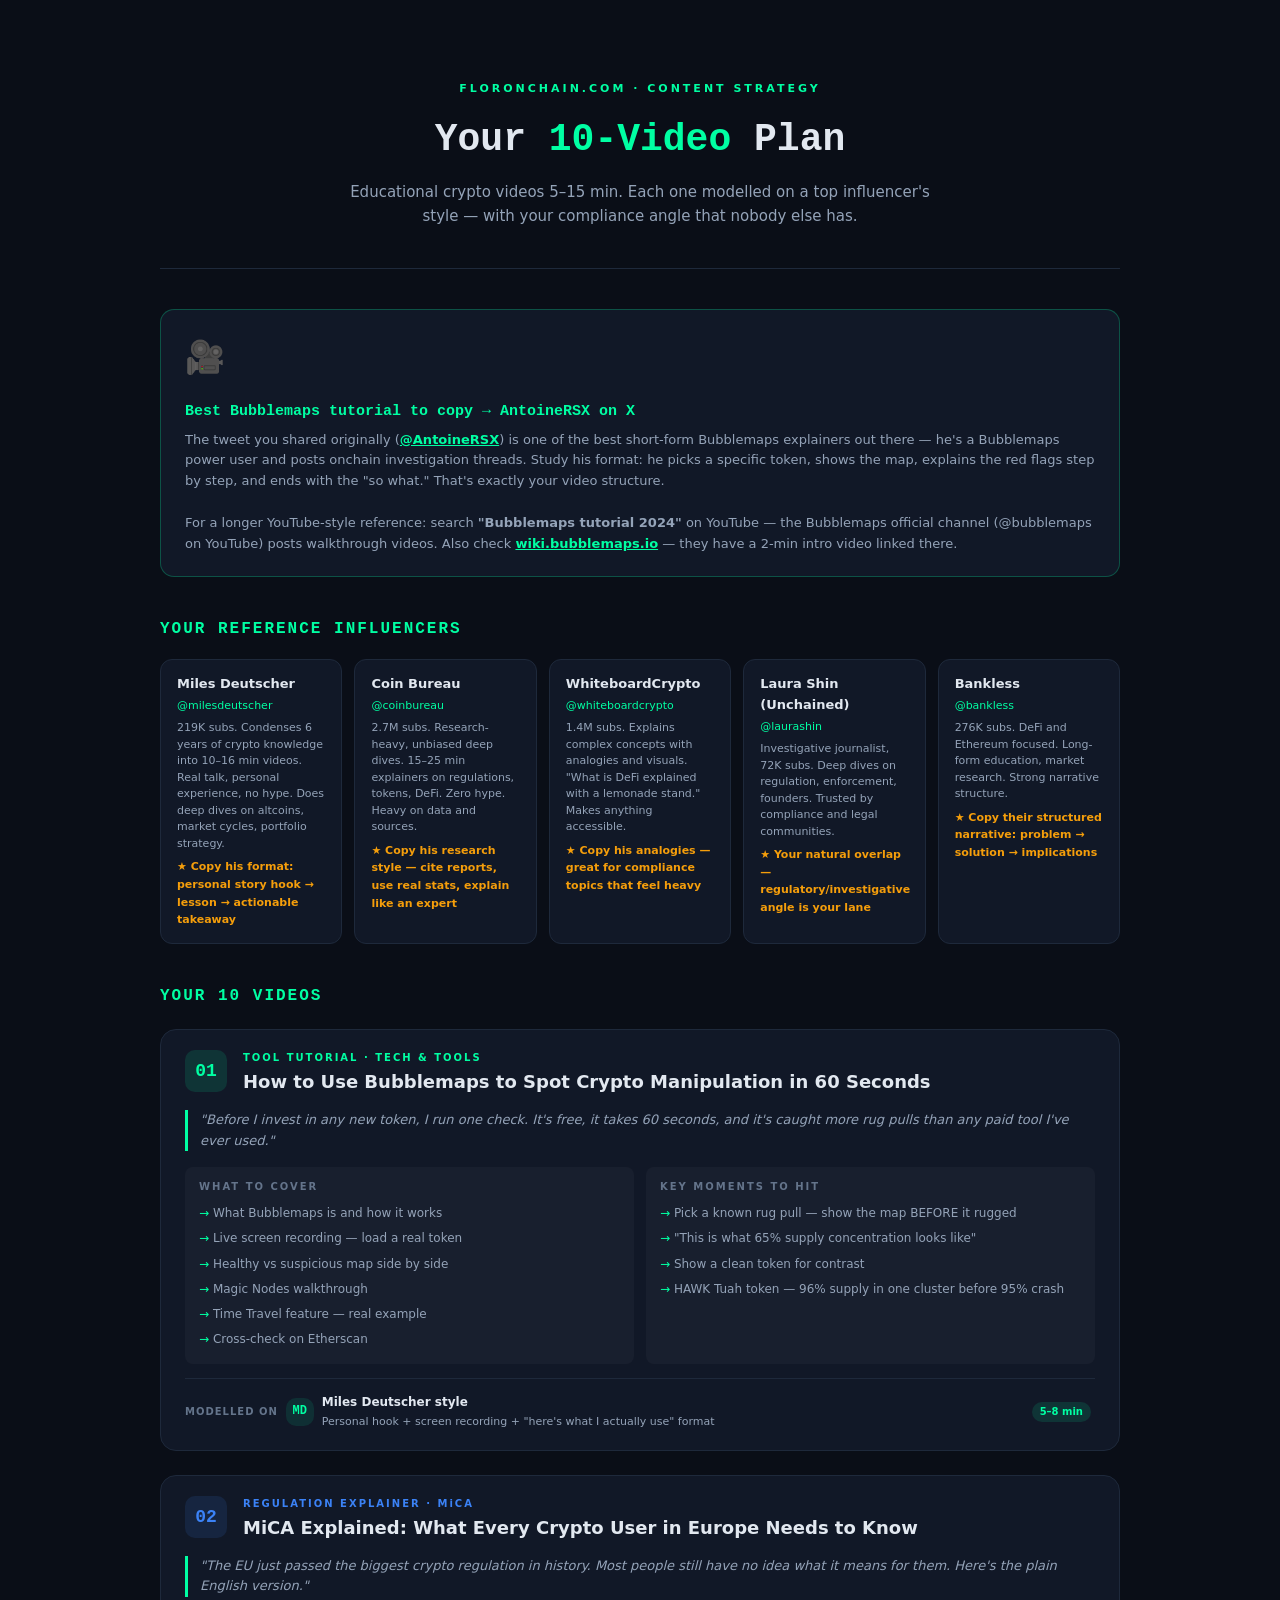
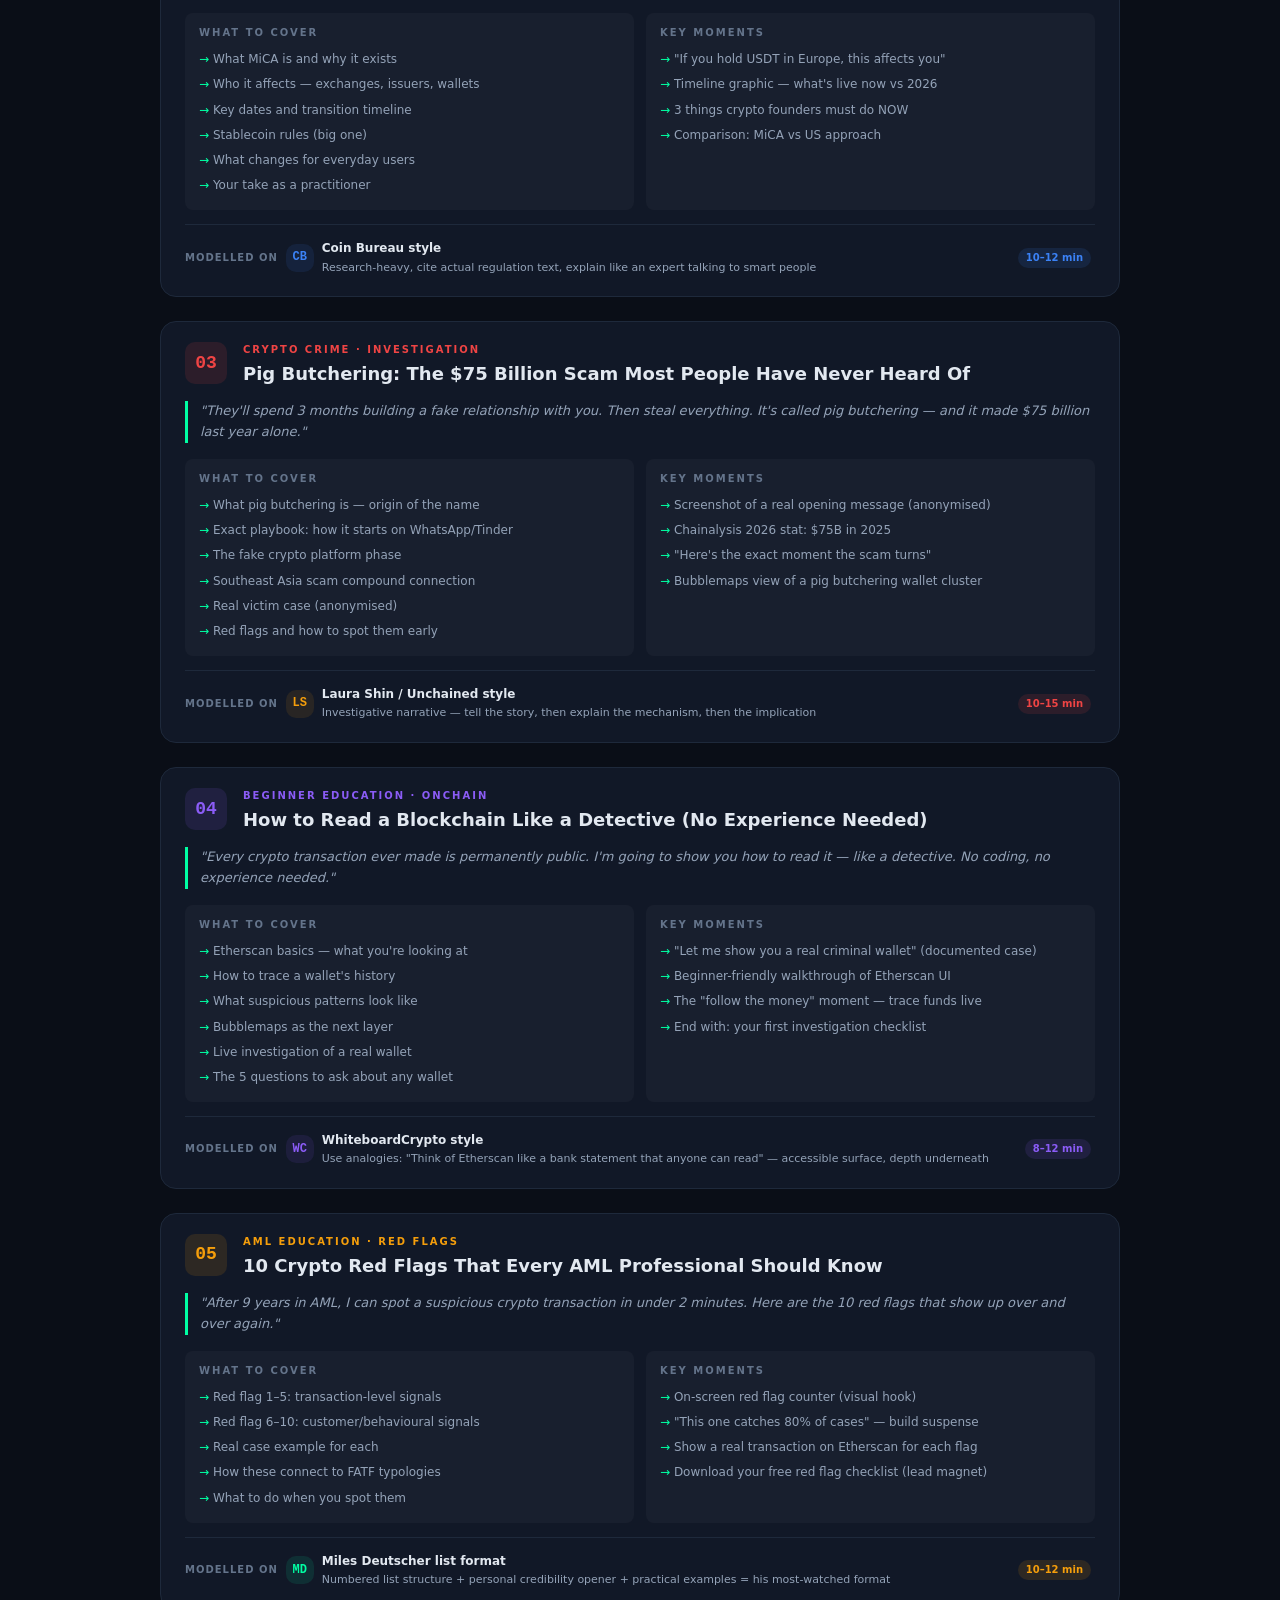
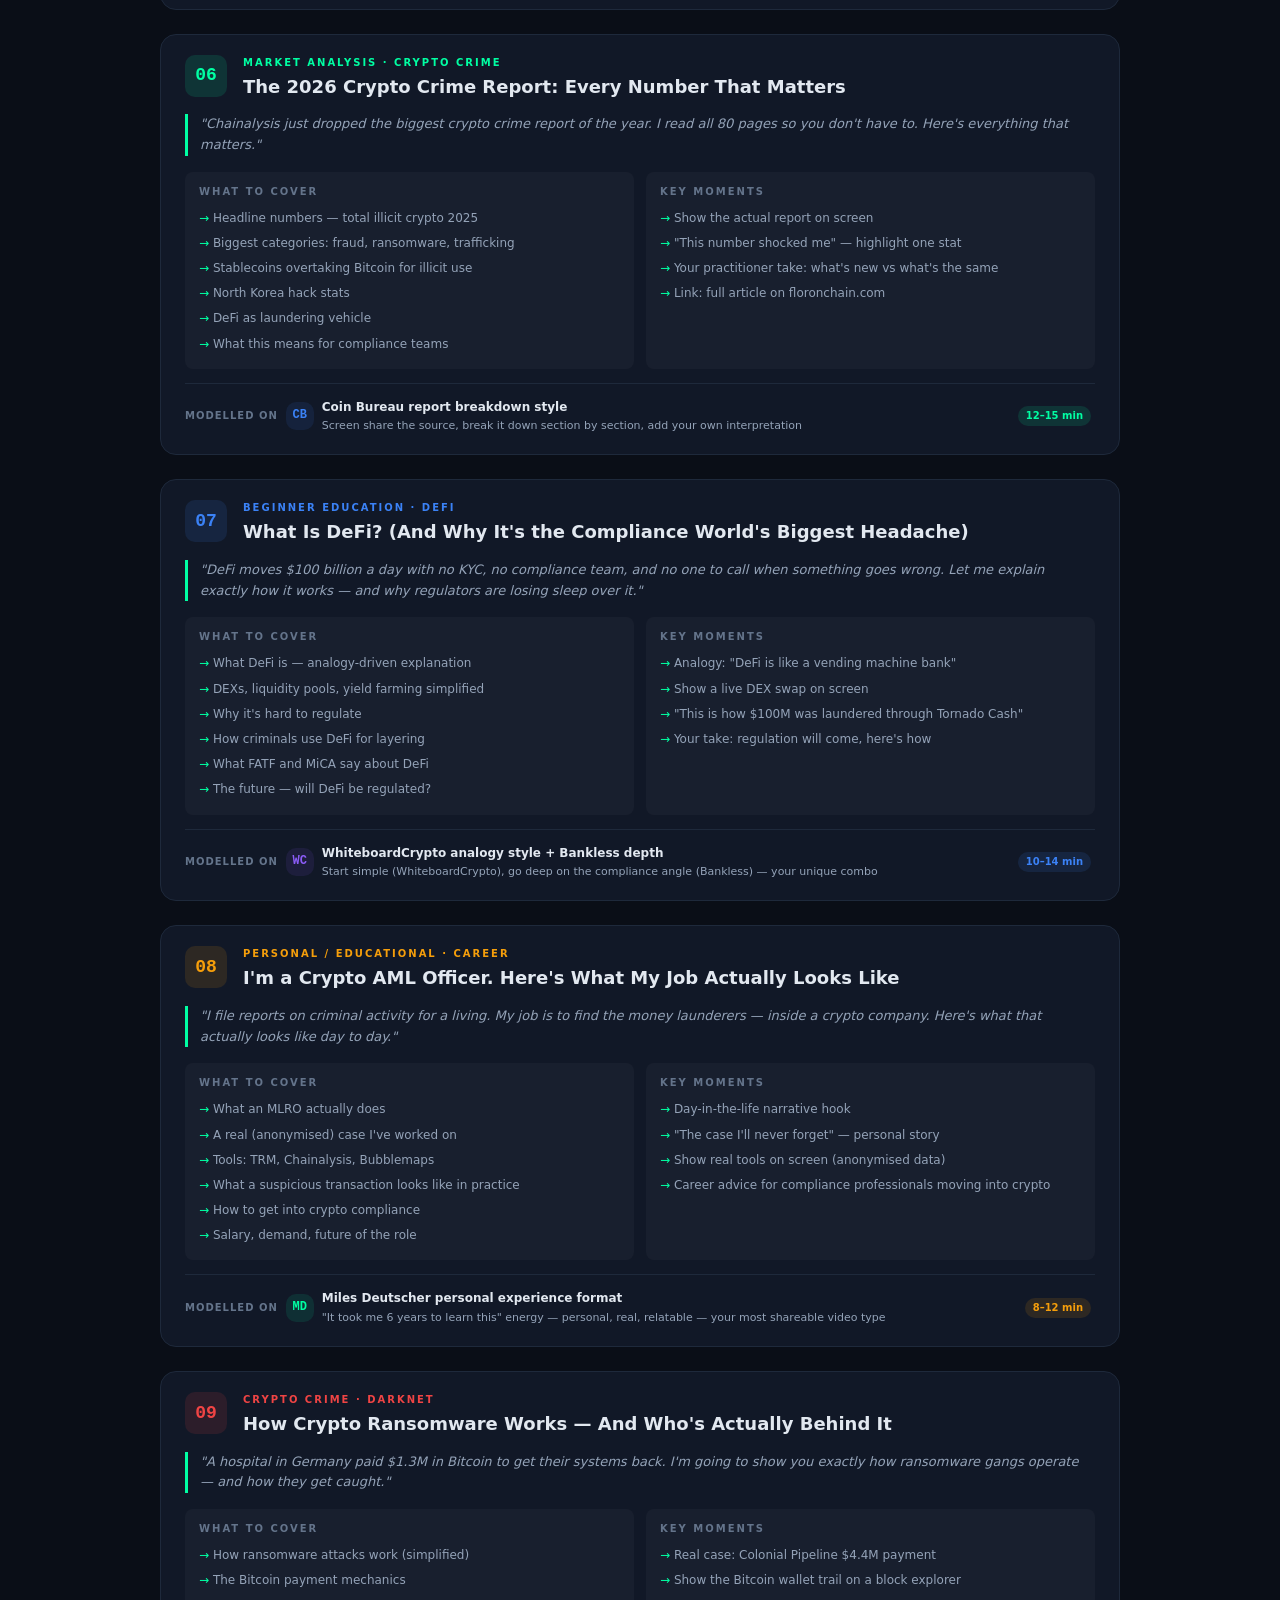
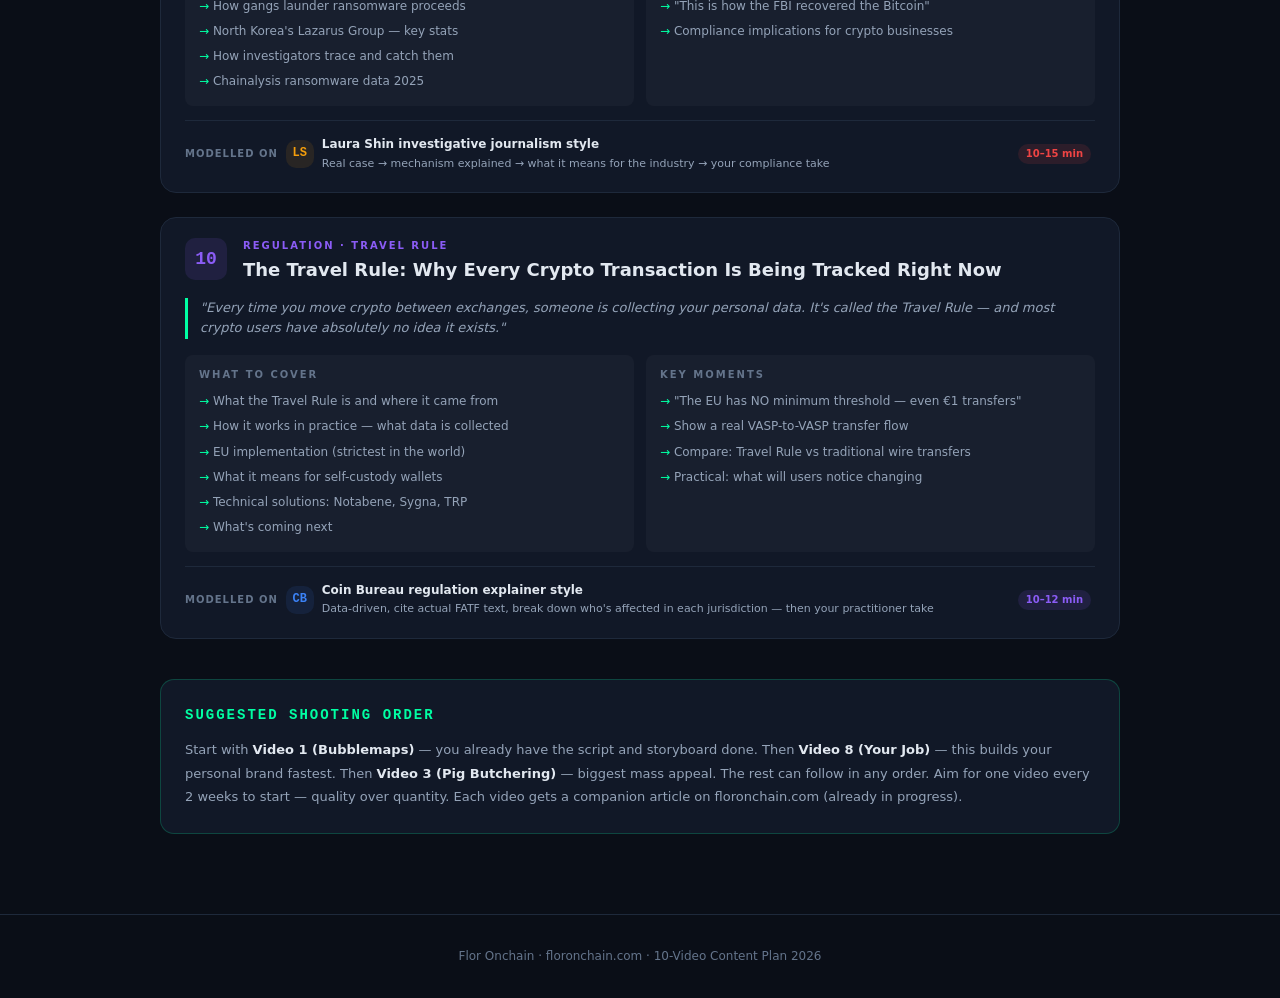
<file: planning/10-video-plan.html>
<!DOCTYPE html>
<html lang="en">
<head>
<meta charset="UTF-8">
<meta name="viewport" content="width=device-width, initial-scale=1.0">
<title>Flor Onchain — 10 Video Plan</title>
<style>
  :root {
    --bg: #0a0e17; --card: #111827; --accent: #00ffa3; --accent2: #3b82f6;
    --danger: #ef4444; --warning: #f59e0b; --purple: #8b5cf6;
    --text: #e2e8f0; --dim: #94a3b8; --muted: #64748b; --border: #1e293b;
  }
  * { box-sizing: border-box; margin: 0; padding: 0; }
  body { background: var(--bg); color: var(--text); font-family: system-ui, -apple-system, sans-serif; line-height: 1.6; }
  h1,h2,h3 { font-family: 'Courier New', monospace; }
  .container { max-width: 1000px; margin: 0 auto; padding: 32px 20px; }

  /* HERO */
  .hero { text-align: center; padding: 48px 0 40px; border-bottom: 1px solid var(--border); margin-bottom: 40px; }
  .hero .tag { font-size: 11px; color: var(--accent); letter-spacing: 3px; font-weight: 700; margin-bottom: 12px; }
  .hero h1 { font-size: 38px; margin-bottom: 10px; }
  .hero h1 span { color: var(--accent); }
  .hero p { color: var(--dim); font-size: 15px; max-width: 580px; margin: 0 auto; }

  /* REF BOX */
  .ref-box { background: var(--card); border: 1px solid rgba(0,255,163,0.25); border-radius: 14px; padding: 22px 24px; margin-bottom: 40px; display: flex; gap: 16px; align-items: flex-start; flex-wrap: wrap; }
  .ref-box .icon { font-size: 32px; flex-shrink: 0; }
  .ref-box h3 { color: var(--accent); font-size: 15px; margin-bottom: 6px; }
  .ref-box p { color: var(--dim); font-size: 13px; line-height: 1.6; }
  .ref-box a { color: var(--accent); font-weight: 600; }

  /* INFLUENCER STRIP */
  .infl-strip { display: flex; gap: 12px; flex-wrap: wrap; margin-bottom: 40px; }
  .infl-card { background: var(--card); border: 1px solid var(--border); border-radius: 12px; padding: 14px 16px; flex: 1; min-width: 180px; }
  .infl-card .name { font-size: 13px; font-weight: 800; color: var(--text); margin-bottom: 2px; }
  .infl-card .handle { font-size: 11px; color: var(--accent); margin-bottom: 6px; }
  .infl-card .desc { font-size: 11px; color: var(--dim); line-height: 1.5; }
  .infl-card .why { font-size: 11px; color: var(--warning); margin-top: 6px; font-weight: 600; }

  /* VIDEO CARDS */
  .video-list { display: flex; flex-direction: column; gap: 24px; }
  .vid-card { background: var(--card); border-radius: 16px; border: 1px solid var(--border); overflow: hidden; transition: border-color .2s; }
  .vid-card:hover { border-color: rgba(0,255,163,0.3); }
  .vid-header { padding: 20px 24px 0; display: flex; align-items: flex-start; gap: 16px; }
  .vid-num { width: 42px; height: 42px; border-radius: 10px; display: flex; align-items: center; justify-content: center; font-weight: 900; font-size: 18px; flex-shrink: 0; font-family: 'Courier New', monospace; }
  .vid-meta { flex: 1; }
  .vid-category { font-size: 10px; font-weight: 800; letter-spacing: 2px; margin-bottom: 4px; }
  .vid-title { font-size: 18px; font-weight: 700; line-height: 1.3; color: var(--text); }
  .vid-body { padding: 16px 24px 20px; }
  .vid-hook { font-size: 13px; font-style: italic; color: var(--dim); border-left: 3px solid var(--accent); padding-left: 12px; margin-bottom: 16px; }
  .vid-grid { display: grid; grid-template-columns: 1fr 1fr; gap: 12px; }
  @media(max-width:600px) { .vid-grid { grid-template-columns: 1fr; } }
  .vid-block { background: rgba(255,255,255,0.03); border-radius: 8px; padding: 12px 14px; }
  .vid-block h4 { font-size: 10px; color: var(--muted); letter-spacing: 2px; font-weight: 700; margin-bottom: 6px; text-transform: uppercase; }
  .vid-block ul { list-style: none; }
  .vid-block ul li { font-size: 12px; color: var(--dim); padding: 3px 0; }
  .vid-block ul li::before { content: "→ "; color: var(--accent); }
  .vid-ref { display: flex; align-items: center; gap: 8px; margin-top: 14px; padding-top: 14px; border-top: 1px solid var(--border); }
  .vid-ref-label { font-size: 10px; color: var(--muted); letter-spacing: 1px; font-weight: 700; flex-shrink: 0; }
  .vid-ref-name { font-size: 12px; font-weight: 700; }
  .vid-ref-why { font-size: 11px; color: var(--dim); }
  .pill { display: inline-block; font-size: 10px; font-weight: 700; padding: 2px 8px; border-radius: 10px; margin-right: 4px; }
  .pill-green { background: rgba(0,255,163,0.12); color: var(--accent); }
  .pill-blue { background: rgba(59,130,246,0.12); color: var(--accent2); }
  .pill-orange { background: rgba(245,158,11,0.12); color: var(--warning); }
  .pill-red { background: rgba(239,68,68,0.12); color: var(--danger); }
  .pill-purple { background: rgba(139,92,246,0.12); color: var(--purple); }

  footer { text-align: center; padding: 32px; color: var(--muted); font-size: 12px; border-top: 1px solid var(--border); margin-top: 48px; }
</style>
</head>
<body>
<div class="container">

  <!-- HERO -->
  <div class="hero">
    <div class="tag">FLORONCHAIN.COM · CONTENT STRATEGY</div>
    <h1>Your <span>10-Video</span> Plan</h1>
    <p>Educational crypto videos 5–15 min. Each one modelled on a top influencer's style — with your compliance angle that nobody else has.</p>
  </div>

  <!-- BUBBLEMAPS REF -->
  <div class="ref-box">
    <div class="icon">🎥</div>
    <div>
      <h3>Best Bubblemaps tutorial to copy → AntoineRSX on X</h3>
      <p>The tweet you shared originally (<a href="https://x.com/AntoineRSX/status/1822786850643398949" target="_blank">@AntoineRSX</a>) is one of the best short-form Bubblemaps explainers out there — he's a Bubblemaps power user and posts onchain investigation threads. Study his format: he picks a specific token, shows the map, explains the red flags step by step, and ends with the "so what." That's exactly your video structure.<br><br>
      For a longer YouTube-style reference: search <strong>"Bubblemaps tutorial 2024"</strong> on YouTube — the Bubblemaps official channel (@bubblemaps on YouTube) posts walkthrough videos. Also check <a href="https://wiki.bubblemaps.io" target="_blank">wiki.bubblemaps.io</a> — they have a 2-min intro video linked there.</p>
    </div>
  </div>

  <!-- INFLUENCER REFERENCES -->
  <h2 style="color:var(--accent);font-size:16px;letter-spacing:2px;margin-bottom:16px">YOUR REFERENCE INFLUENCERS</h2>
  <div class="infl-strip">
    <div class="infl-card">
      <div class="name">Miles Deutscher</div>
      <div class="handle">@milesdeutscher</div>
      <div class="desc">219K subs. Condenses 6 years of crypto knowledge into 10–16 min videos. Real talk, personal experience, no hype. Does deep dives on altcoins, market cycles, portfolio strategy.</div>
      <div class="why">★ Copy his format: personal story hook → lesson → actionable takeaway</div>
    </div>
    <div class="infl-card">
      <div class="name">Coin Bureau</div>
      <div class="handle">@coinbureau</div>
      <div class="desc">2.7M subs. Research-heavy, unbiased deep dives. 15–25 min explainers on regulations, tokens, DeFi. Zero hype. Heavy on data and sources.</div>
      <div class="why">★ Copy his research style — cite reports, use real stats, explain like an expert</div>
    </div>
    <div class="infl-card">
      <div class="name">WhiteboardCrypto</div>
      <div class="handle">@whiteboardcrypto</div>
      <div class="desc">1.4M subs. Explains complex concepts with analogies and visuals. "What is DeFi explained with a lemonade stand." Makes anything accessible.</div>
      <div class="why">★ Copy his analogies — great for compliance topics that feel heavy</div>
    </div>
    <div class="infl-card">
      <div class="name">Laura Shin (Unchained)</div>
      <div class="handle">@laurashin</div>
      <div class="desc">Investigative journalist, 72K subs. Deep dives on regulation, enforcement, founders. Trusted by compliance and legal communities.</div>
      <div class="why">★ Your natural overlap — regulatory/investigative angle is your lane</div>
    </div>
    <div class="infl-card">
      <div class="name">Bankless</div>
      <div class="handle">@bankless</div>
      <div class="desc">276K subs. DeFi and Ethereum focused. Long-form education, market research. Strong narrative structure.</div>
      <div class="why">★ Copy their structured narrative: problem → solution → implications</div>
    </div>
  </div>

  <!-- 10 VIDEO CARDS -->
  <h2 style="color:var(--accent);font-size:16px;letter-spacing:2px;margin-bottom:20px">YOUR 10 VIDEOS</h2>
  <div class="video-list">

    <!-- 1 -->
    <div class="vid-card">
      <div class="vid-header">
        <div class="vid-num" style="background:rgba(0,255,163,0.12);color:var(--accent)">01</div>
        <div class="vid-meta">
          <div class="vid-category" style="color:var(--accent)">TOOL TUTORIAL · TECH & TOOLS</div>
          <div class="vid-title">How to Use Bubblemaps to Spot Crypto Manipulation in 60 Seconds</div>
        </div>
      </div>
      <div class="vid-body">
        <div class="vid-hook">"Before I invest in any new token, I run one check. It's free, it takes 60 seconds, and it's caught more rug pulls than any paid tool I've ever used."</div>
        <div class="vid-grid">
          <div class="vid-block">
            <h4>What to cover</h4>
            <ul>
              <li>What Bubblemaps is and how it works</li>
              <li>Live screen recording — load a real token</li>
              <li>Healthy vs suspicious map side by side</li>
              <li>Magic Nodes walkthrough</li>
              <li>Time Travel feature — real example</li>
              <li>Cross-check on Etherscan</li>
            </ul>
          </div>
          <div class="vid-block">
            <h4>Key moments to hit</h4>
            <ul>
              <li>Pick a known rug pull — show the map BEFORE it rugged</li>
              <li>"This is what 65% supply concentration looks like"</li>
              <li>Show a clean token for contrast</li>
              <li>HAWK Tuah token — 96% supply in one cluster before 95% crash</li>
            </ul>
          </div>
        </div>
        <div class="vid-ref">
          <span class="vid-ref-label">MODELLED ON</span>
          <span class="vid-num" style="width:28px;height:28px;font-size:12px;background:rgba(0,255,163,0.1);color:var(--accent)">MD</span>
          <div>
            <div class="vid-ref-name">Miles Deutscher style</div>
            <div class="vid-ref-why">Personal hook + screen recording + "here's what I actually use" format</div>
          </div>
          <span class="pill pill-green" style="margin-left:auto">5–8 min</span>
        </div>
      </div>
    </div>

    <!-- 2 -->
    <div class="vid-card">
      <div class="vid-header">
        <div class="vid-num" style="background:rgba(59,130,246,0.12);color:var(--accent2)">02</div>
        <div class="vid-meta">
          <div class="vid-category" style="color:var(--accent2)">REGULATION EXPLAINER · MiCA</div>
          <div class="vid-title">MiCA Explained: What Every Crypto User in Europe Needs to Know</div>
        </div>
      </div>
      <div class="vid-body">
        <div class="vid-hook">"The EU just passed the biggest crypto regulation in history. Most people still have no idea what it means for them. Here's the plain English version."</div>
        <div class="vid-grid">
          <div class="vid-block">
            <h4>What to cover</h4>
            <ul>
              <li>What MiCA is and why it exists</li>
              <li>Who it affects — exchanges, issuers, wallets</li>
              <li>Key dates and transition timeline</li>
              <li>Stablecoin rules (big one)</li>
              <li>What changes for everyday users</li>
              <li>Your take as a practitioner</li>
            </ul>
          </div>
          <div class="vid-block">
            <h4>Key moments</h4>
            <ul>
              <li>"If you hold USDT in Europe, this affects you"</li>
              <li>Timeline graphic — what's live now vs 2026</li>
              <li>3 things crypto founders must do NOW</li>
              <li>Comparison: MiCA vs US approach</li>
            </ul>
          </div>
        </div>
        <div class="vid-ref">
          <span class="vid-ref-label">MODELLED ON</span>
          <span class="vid-num" style="width:28px;height:28px;font-size:12px;background:rgba(59,130,246,0.1);color:var(--accent2)">CB</span>
          <div>
            <div class="vid-ref-name">Coin Bureau style</div>
            <div class="vid-ref-why">Research-heavy, cite actual regulation text, explain like an expert talking to smart people</div>
          </div>
          <span class="pill pill-blue" style="margin-left:auto">10–12 min</span>
        </div>
      </div>
    </div>

    <!-- 3 -->
    <div class="vid-card">
      <div class="vid-header">
        <div class="vid-num" style="background:rgba(239,68,68,0.12);color:var(--danger)">03</div>
        <div class="vid-meta">
          <div class="vid-category" style="color:var(--danger)">CRYPTO CRIME · INVESTIGATION</div>
          <div class="vid-title">Pig Butchering: The $75 Billion Scam Most People Have Never Heard Of</div>
        </div>
      </div>
      <div class="vid-body">
        <div class="vid-hook">"They'll spend 3 months building a fake relationship with you. Then steal everything. It's called pig butchering — and it made $75 billion last year alone."</div>
        <div class="vid-grid">
          <div class="vid-block">
            <h4>What to cover</h4>
            <ul>
              <li>What pig butchering is — origin of the name</li>
              <li>Exact playbook: how it starts on WhatsApp/Tinder</li>
              <li>The fake crypto platform phase</li>
              <li>Southeast Asia scam compound connection</li>
              <li>Real victim case (anonymised)</li>
              <li>Red flags and how to spot them early</li>
            </ul>
          </div>
          <div class="vid-block">
            <h4>Key moments</h4>
            <ul>
              <li>Screenshot of a real opening message (anonymised)</li>
              <li>Chainalysis 2026 stat: $75B in 2025</li>
              <li>"Here's the exact moment the scam turns"</li>
              <li>Bubblemaps view of a pig butchering wallet cluster</li>
            </ul>
          </div>
        </div>
        <div class="vid-ref">
          <span class="vid-ref-label">MODELLED ON</span>
          <span class="vid-num" style="width:28px;height:28px;font-size:12px;background:rgba(245,158,11,0.1);color:var(--warning)">LS</span>
          <div>
            <div class="vid-ref-name">Laura Shin / Unchained style</div>
            <div class="vid-ref-why">Investigative narrative — tell the story, then explain the mechanism, then the implication</div>
          </div>
          <span class="pill pill-red" style="margin-left:auto">10–15 min</span>
        </div>
      </div>
    </div>

    <!-- 4 -->
    <div class="vid-card">
      <div class="vid-header">
        <div class="vid-num" style="background:rgba(139,92,246,0.12);color:var(--purple)">04</div>
        <div class="vid-meta">
          <div class="vid-category" style="color:var(--purple)">BEGINNER EDUCATION · ONCHAIN</div>
          <div class="vid-title">How to Read a Blockchain Like a Detective (No Experience Needed)</div>
        </div>
      </div>
      <div class="vid-body">
        <div class="vid-hook">"Every crypto transaction ever made is permanently public. I'm going to show you how to read it — like a detective. No coding, no experience needed."</div>
        <div class="vid-grid">
          <div class="vid-block">
            <h4>What to cover</h4>
            <ul>
              <li>Etherscan basics — what you're looking at</li>
              <li>How to trace a wallet's history</li>
              <li>What suspicious patterns look like</li>
              <li>Bubblemaps as the next layer</li>
              <li>Live investigation of a real wallet</li>
              <li>The 5 questions to ask about any wallet</li>
            </ul>
          </div>
          <div class="vid-block">
            <h4>Key moments</h4>
            <ul>
              <li>"Let me show you a real criminal wallet" (documented case)</li>
              <li>Beginner-friendly walkthrough of Etherscan UI</li>
              <li>The "follow the money" moment — trace funds live</li>
              <li>End with: your first investigation checklist</li>
            </ul>
          </div>
        </div>
        <div class="vid-ref">
          <span class="vid-ref-label">MODELLED ON</span>
          <span class="vid-num" style="width:28px;height:28px;font-size:12px;background:rgba(139,92,246,0.1);color:var(--purple)">WC</span>
          <div>
            <div class="vid-ref-name">WhiteboardCrypto style</div>
            <div class="vid-ref-why">Use analogies: "Think of Etherscan like a bank statement that anyone can read" — accessible surface, depth underneath</div>
          </div>
          <span class="pill pill-purple" style="margin-left:auto">8–12 min</span>
        </div>
      </div>
    </div>

    <!-- 5 -->
    <div class="vid-card">
      <div class="vid-header">
        <div class="vid-num" style="background:rgba(245,158,11,0.12);color:var(--warning)">05</div>
        <div class="vid-meta">
          <div class="vid-category" style="color:var(--warning)">AML EDUCATION · RED FLAGS</div>
          <div class="vid-title">10 Crypto Red Flags That Every AML Professional Should Know</div>
        </div>
      </div>
      <div class="vid-body">
        <div class="vid-hook">"After 9 years in AML, I can spot a suspicious crypto transaction in under 2 minutes. Here are the 10 red flags that show up over and over again."</div>
        <div class="vid-grid">
          <div class="vid-block">
            <h4>What to cover</h4>
            <ul>
              <li>Red flag 1–5: transaction-level signals</li>
              <li>Red flag 6–10: customer/behavioural signals</li>
              <li>Real case example for each</li>
              <li>How these connect to FATF typologies</li>
              <li>What to do when you spot them</li>
            </ul>
          </div>
          <div class="vid-block">
            <h4>Key moments</h4>
            <ul>
              <li>On-screen red flag counter (visual hook)</li>
              <li>"This one catches 80% of cases" — build suspense</li>
              <li>Show a real transaction on Etherscan for each flag</li>
              <li>Download your free red flag checklist (lead magnet)</li>
            </ul>
          </div>
        </div>
        <div class="vid-ref">
          <span class="vid-ref-label">MODELLED ON</span>
          <span class="vid-num" style="width:28px;height:28px;font-size:12px;background:rgba(0,255,163,0.1);color:var(--accent)">MD</span>
          <div>
            <div class="vid-ref-name">Miles Deutscher list format</div>
            <div class="vid-ref-why">Numbered list structure + personal credibility opener + practical examples = his most-watched format</div>
          </div>
          <span class="pill pill-orange" style="margin-left:auto">10–12 min</span>
        </div>
      </div>
    </div>

    <!-- 6 -->
    <div class="vid-card">
      <div class="vid-header">
        <div class="vid-num" style="background:rgba(0,255,163,0.12);color:var(--accent)">06</div>
        <div class="vid-meta">
          <div class="vid-category" style="color:var(--accent)">MARKET ANALYSIS · CRYPTO CRIME</div>
          <div class="vid-title">The 2026 Crypto Crime Report: Every Number That Matters</div>
        </div>
      </div>
      <div class="vid-body">
        <div class="vid-hook">"Chainalysis just dropped the biggest crypto crime report of the year. I read all 80 pages so you don't have to. Here's everything that matters."</div>
        <div class="vid-grid">
          <div class="vid-block">
            <h4>What to cover</h4>
            <ul>
              <li>Headline numbers — total illicit crypto 2025</li>
              <li>Biggest categories: fraud, ransomware, trafficking</li>
              <li>Stablecoins overtaking Bitcoin for illicit use</li>
              <li>North Korea hack stats</li>
              <li>DeFi as laundering vehicle</li>
              <li>What this means for compliance teams</li>
            </ul>
          </div>
          <div class="vid-block">
            <h4>Key moments</h4>
            <ul>
              <li>Show the actual report on screen</li>
              <li>"This number shocked me" — highlight one stat</li>
              <li>Your practitioner take: what's new vs what's the same</li>
              <li>Link: full article on floronchain.com</li>
            </ul>
          </div>
        </div>
        <div class="vid-ref">
          <span class="vid-ref-label">MODELLED ON</span>
          <span class="vid-num" style="width:28px;height:28px;font-size:12px;background:rgba(59,130,246,0.1);color:var(--accent2)">CB</span>
          <div>
            <div class="vid-ref-name">Coin Bureau report breakdown style</div>
            <div class="vid-ref-why">Screen share the source, break it down section by section, add your own interpretation</div>
          </div>
          <span class="pill pill-green" style="margin-left:auto">12–15 min</span>
        </div>
      </div>
    </div>

    <!-- 7 -->
    <div class="vid-card">
      <div class="vid-header">
        <div class="vid-num" style="background:rgba(59,130,246,0.12);color:var(--accent2)">07</div>
        <div class="vid-meta">
          <div class="vid-category" style="color:var(--accent2)">BEGINNER EDUCATION · DEFI</div>
          <div class="vid-title">What Is DeFi? (And Why It's the Compliance World's Biggest Headache)</div>
        </div>
      </div>
      <div class="vid-body">
        <div class="vid-hook">"DeFi moves $100 billion a day with no KYC, no compliance team, and no one to call when something goes wrong. Let me explain exactly how it works — and why regulators are losing sleep over it."</div>
        <div class="vid-grid">
          <div class="vid-block">
            <h4>What to cover</h4>
            <ul>
              <li>What DeFi is — analogy-driven explanation</li>
              <li>DEXs, liquidity pools, yield farming simplified</li>
              <li>Why it's hard to regulate</li>
              <li>How criminals use DeFi for layering</li>
              <li>What FATF and MiCA say about DeFi</li>
              <li>The future — will DeFi be regulated?</li>
            </ul>
          </div>
          <div class="vid-block">
            <h4>Key moments</h4>
            <ul>
              <li>Analogy: "DeFi is like a vending machine bank"</li>
              <li>Show a live DEX swap on screen</li>
              <li>"This is how $100M was laundered through Tornado Cash"</li>
              <li>Your take: regulation will come, here's how</li>
            </ul>
          </div>
        </div>
        <div class="vid-ref">
          <span class="vid-ref-label">MODELLED ON</span>
          <span class="vid-num" style="width:28px;height:28px;font-size:12px;background:rgba(139,92,246,0.1);color:var(--purple)">WC</span>
          <div>
            <div class="vid-ref-name">WhiteboardCrypto analogy style + Bankless depth</div>
            <div class="vid-ref-why">Start simple (WhiteboardCrypto), go deep on the compliance angle (Bankless) — your unique combo</div>
          </div>
          <span class="pill pill-blue" style="margin-left:auto">10–14 min</span>
        </div>
      </div>
    </div>

    <!-- 8 -->
    <div class="vid-card">
      <div class="vid-header">
        <div class="vid-num" style="background:rgba(245,158,11,0.12);color:var(--warning)">08</div>
        <div class="vid-meta">
          <div class="vid-category" style="color:var(--warning)">PERSONAL / EDUCATIONAL · CAREER</div>
          <div class="vid-title">I'm a Crypto AML Officer. Here's What My Job Actually Looks Like</div>
        </div>
      </div>
      <div class="vid-body">
        <div class="vid-hook">"I file reports on criminal activity for a living. My job is to find the money launderers — inside a crypto company. Here's what that actually looks like day to day."</div>
        <div class="vid-grid">
          <div class="vid-block">
            <h4>What to cover</h4>
            <ul>
              <li>What an MLRO actually does</li>
              <li>A real (anonymised) case I've worked on</li>
              <li>Tools: TRM, Chainalysis, Bubblemaps</li>
              <li>What a suspicious transaction looks like in practice</li>
              <li>How to get into crypto compliance</li>
              <li>Salary, demand, future of the role</li>
            </ul>
          </div>
          <div class="vid-block">
            <h4>Key moments</h4>
            <ul>
              <li>Day-in-the-life narrative hook</li>
              <li>"The case I'll never forget" — personal story</li>
              <li>Show real tools on screen (anonymised data)</li>
              <li>Career advice for compliance professionals moving into crypto</li>
            </ul>
          </div>
        </div>
        <div class="vid-ref">
          <span class="vid-ref-label">MODELLED ON</span>
          <span class="vid-num" style="width:28px;height:28px;font-size:12px;background:rgba(0,255,163,0.1);color:var(--accent)">MD</span>
          <div>
            <div class="vid-ref-name">Miles Deutscher personal experience format</div>
            <div class="vid-ref-why">"It took me 6 years to learn this" energy — personal, real, relatable — your most shareable video type</div>
          </div>
          <span class="pill pill-orange" style="margin-left:auto">8–12 min</span>
        </div>
      </div>
    </div>

    <!-- 9 -->
    <div class="vid-card">
      <div class="vid-header">
        <div class="vid-num" style="background:rgba(239,68,68,0.12);color:var(--danger)">09</div>
        <div class="vid-meta">
          <div class="vid-category" style="color:var(--danger)">CRYPTO CRIME · DARKNET</div>
          <div class="vid-title">How Crypto Ransomware Works — And Who's Actually Behind It</div>
        </div>
      </div>
      <div class="vid-body">
        <div class="vid-hook">"A hospital in Germany paid $1.3M in Bitcoin to get their systems back. I'm going to show you exactly how ransomware gangs operate — and how they get caught."</div>
        <div class="vid-grid">
          <div class="vid-block">
            <h4>What to cover</h4>
            <ul>
              <li>How ransomware attacks work (simplified)</li>
              <li>The Bitcoin payment mechanics</li>
              <li>How gangs launder ransomware proceeds</li>
              <li>North Korea's Lazarus Group — key stats</li>
              <li>How investigators trace and catch them</li>
              <li>Chainalysis ransomware data 2025</li>
            </ul>
          </div>
          <div class="vid-block">
            <h4>Key moments</h4>
            <ul>
              <li>Real case: Colonial Pipeline $4.4M payment</li>
              <li>Show the Bitcoin wallet trail on a block explorer</li>
              <li>"This is how the FBI recovered the Bitcoin"</li>
              <li>Compliance implications for crypto businesses</li>
            </ul>
          </div>
        </div>
        <div class="vid-ref">
          <span class="vid-ref-label">MODELLED ON</span>
          <span class="vid-num" style="width:28px;height:28px;font-size:12px;background:rgba(245,158,11,0.1);color:var(--warning)">LS</span>
          <div>
            <div class="vid-ref-name">Laura Shin investigative journalism style</div>
            <div class="vid-ref-why">Real case → mechanism explained → what it means for the industry → your compliance take</div>
          </div>
          <span class="pill pill-red" style="margin-left:auto">10–15 min</span>
        </div>
      </div>
    </div>

    <!-- 10 -->
    <div class="vid-card">
      <div class="vid-header">
        <div class="vid-num" style="background:rgba(139,92,246,0.12);color:var(--purple)">10</div>
        <div class="vid-meta">
          <div class="vid-category" style="color:var(--purple)">REGULATION · TRAVEL RULE</div>
          <div class="vid-title">The Travel Rule: Why Every Crypto Transaction Is Being Tracked Right Now</div>
        </div>
      </div>
      <div class="vid-body">
        <div class="vid-hook">"Every time you move crypto between exchanges, someone is collecting your personal data. It's called the Travel Rule — and most crypto users have absolutely no idea it exists."</div>
        <div class="vid-grid">
          <div class="vid-block">
            <h4>What to cover</h4>
            <ul>
              <li>What the Travel Rule is and where it came from</li>
              <li>How it works in practice — what data is collected</li>
              <li>EU implementation (strictest in the world)</li>
              <li>What it means for self-custody wallets</li>
              <li>Technical solutions: Notabene, Sygna, TRP</li>
              <li>What's coming next</li>
            </ul>
          </div>
          <div class="vid-block">
            <h4>Key moments</h4>
            <ul>
              <li>"The EU has NO minimum threshold — even €1 transfers"</li>
              <li>Show a real VASP-to-VASP transfer flow</li>
              <li>Compare: Travel Rule vs traditional wire transfers</li>
              <li>Practical: what will users notice changing</li>
            </ul>
          </div>
        </div>
        <div class="vid-ref">
          <span class="vid-ref-label">MODELLED ON</span>
          <span class="vid-num" style="width:28px;height:28px;font-size:12px;background:rgba(59,130,246,0.1);color:var(--accent2)">CB</span>
          <div>
            <div class="vid-ref-name">Coin Bureau regulation explainer style</div>
            <div class="vid-ref-why">Data-driven, cite actual FATF text, break down who's affected in each jurisdiction — then your practitioner take</div>
          </div>
          <span class="pill pill-purple" style="margin-left:auto">10–12 min</span>
        </div>
      </div>
    </div>

  </div><!-- end video list -->

  <!-- SHOOTING ORDER NOTE -->
  <div style="background:var(--card);border-radius:14px;padding:24px;border:1px solid rgba(0,255,163,0.2);margin-top:40px">
    <h3 style="color:var(--accent);font-size:14px;letter-spacing:2px;margin-bottom:12px">SUGGESTED SHOOTING ORDER</h3>
    <p style="font-size:13px;color:var(--dim);line-height:1.8">Start with <strong style="color:var(--text)">Video 1 (Bubblemaps)</strong> — you already have the script and storyboard done. Then <strong style="color:var(--text)">Video 8 (Your Job)</strong> — this builds your personal brand fastest. Then <strong style="color:var(--text)">Video 3 (Pig Butchering)</strong> — biggest mass appeal. The rest can follow in any order. Aim for one video every 2 weeks to start — quality over quantity. Each video gets a companion article on floronchain.com (already in progress).</p>
  </div>

</div>
<footer>Flor Onchain · floronchain.com · 10-Video Content Plan 2026</footer>
</body>
</html>
</file>
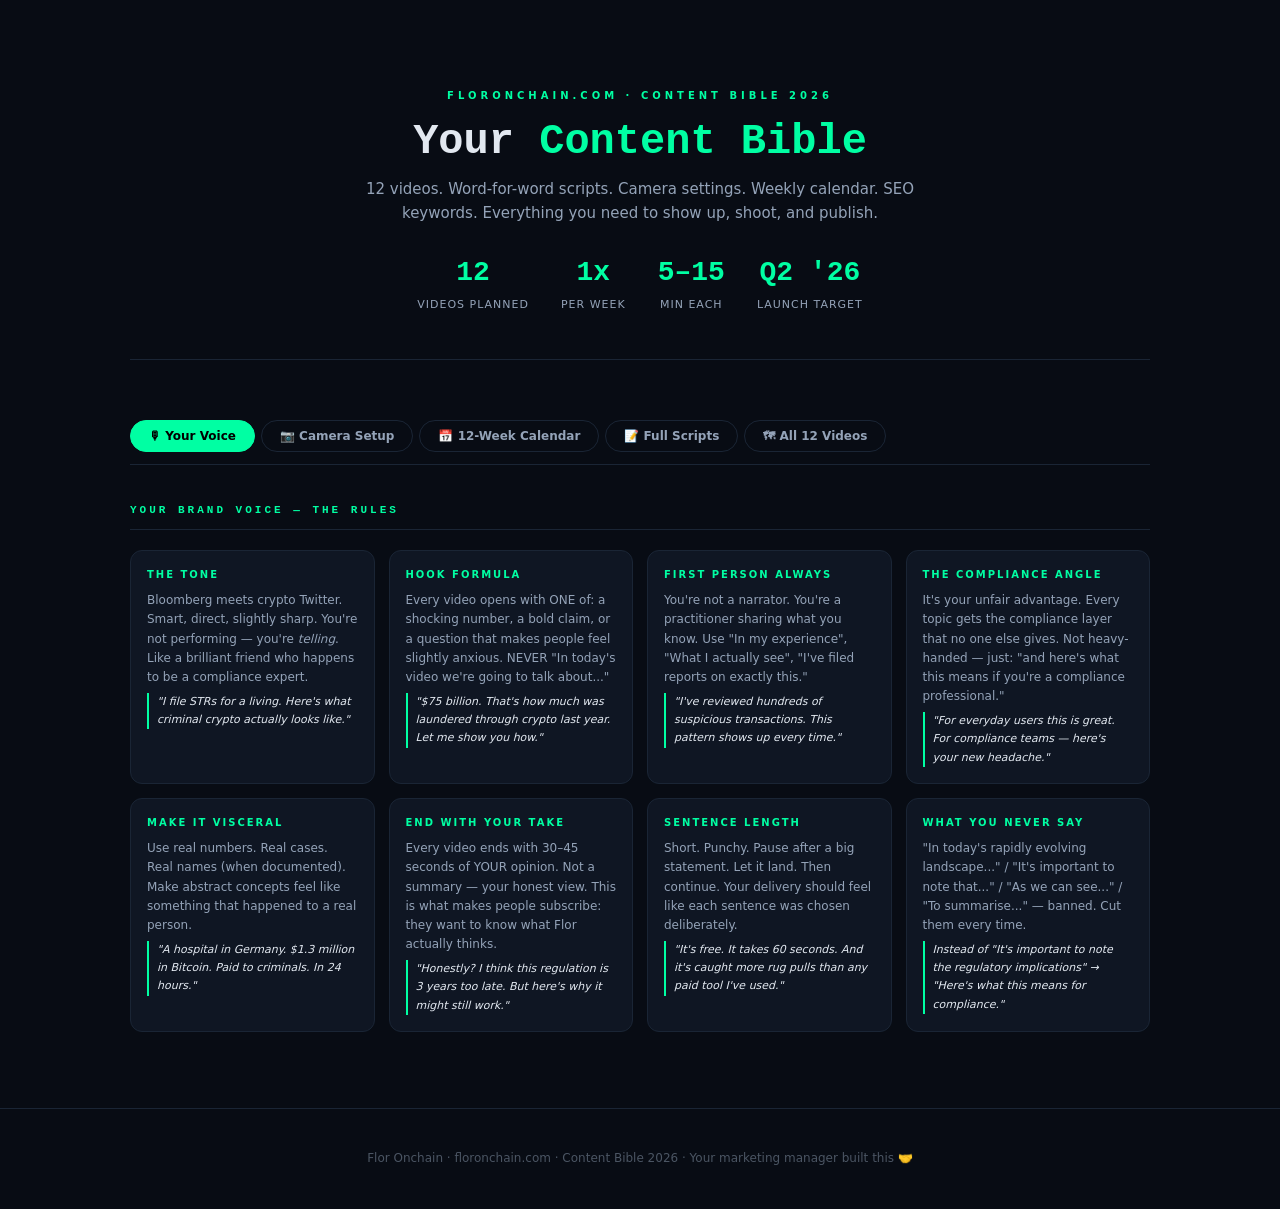
<file: planning/content-bible.html>
<!DOCTYPE html>
<html lang="en">
<head>
<meta charset="UTF-8">
<meta name="viewport" content="width=device-width, initial-scale=1.0">
<title>Flor Onchain — Content Bible</title>
<style>
:root{--bg:#080c14;--card:#0f1623;--card2:#141e2e;--accent:#00ffa3;--accent2:#3b82f6;--danger:#ef4444;--warn:#f59e0b;--purple:#a78bfa;--pink:#f472b6;--text:#e2e8f0;--dim:#94a3b8;--muted:#4b5563;--border:#1a2535}
*{box-sizing:border-box;margin:0;padding:0}
body{background:var(--bg);color:var(--text);font-family:system-ui,-apple-system,sans-serif;line-height:1.65}
.mono{font-family:'Courier New',monospace}

/* LAYOUT */
.container{max-width:1060px;margin:0 auto;padding:28px 20px}
section{margin-bottom:56px}
h2.section-title{font-family:'Courier New',monospace;font-size:11px;letter-spacing:3px;color:var(--accent);margin-bottom:20px;padding-bottom:10px;border-bottom:1px solid var(--border)}

/* HERO */
.hero{text-align:center;padding:60px 0 44px;border-bottom:1px solid var(--border);margin-bottom:48px}
.hero .eyebrow{font-size:10px;letter-spacing:4px;color:var(--accent);font-weight:700;margin-bottom:14px}
.hero h1{font-family:'Courier New',monospace;font-size:42px;font-weight:900;line-height:1.1;margin-bottom:12px}
.hero h1 em{color:var(--accent);font-style:normal}
.hero p{color:var(--dim);font-size:15px;max-width:560px;margin:0 auto 20px}
.hero .stats{display:flex;gap:32px;justify-content:center;flex-wrap:wrap;margin-top:24px}
.hero .stat{text-align:center}
.hero .stat .n{font-family:'Courier New',monospace;font-size:28px;font-weight:900;color:var(--accent)}
.hero .stat .l{font-size:11px;color:var(--dim);letter-spacing:1px}

/* NAV TABS */
.nav-tabs{display:flex;gap:6px;flex-wrap:wrap;margin-bottom:36px;position:sticky;top:0;z-index:50;background:var(--bg);padding:12px 0;border-bottom:1px solid var(--border)}
.nav-tab{padding:8px 18px;background:transparent;color:var(--dim);border:1px solid var(--border);border-radius:20px;font-size:12px;font-weight:700;cursor:pointer;transition:all .2s;font-family:inherit}
.nav-tab.active,.nav-tab:hover{background:var(--accent);color:#000;border-color:var(--accent)}

.tab-section{display:none}
.tab-section.active{display:block}

/* VOICE BOX */
.voice-grid{display:grid;grid-template-columns:repeat(auto-fill,minmax(220px,1fr));gap:14px}
.voice-card{background:var(--card);border:1px solid var(--border);border-radius:12px;padding:16px}
.voice-card h4{font-size:10px;letter-spacing:2px;color:var(--accent);margin-bottom:8px}
.voice-card p{font-size:12px;color:var(--dim);line-height:1.6}
.voice-card .example{font-size:11px;color:var(--text);font-style:italic;margin-top:6px;border-left:2px solid var(--accent);padding-left:8px}

/* PRODUCTION SETUP */
.setup-grid{display:grid;grid-template-columns:1fr 1fr;gap:20px}
@media(max-width:640px){.setup-grid{grid-template-columns:1fr}}
.setup-card{background:var(--card);border:1px solid var(--border);border-radius:14px;padding:20px}
.setup-card h3{font-size:13px;color:var(--accent);font-family:'Courier New',monospace;margin-bottom:14px}
.spec{display:flex;gap:10px;padding:7px 0;border-bottom:1px solid var(--border);font-size:12px}
.spec:last-child{border-bottom:none}
.spec .label{color:var(--muted);min-width:90px;font-weight:600}
.spec .val{color:var(--text)}

/* CALENDAR */
.cal-grid{display:grid;grid-template-columns:repeat(auto-fill,minmax(160px,1fr));gap:12px}
.cal-week{background:var(--card);border-radius:10px;padding:14px;border:1px solid var(--border)}
.cal-week .wk{font-size:10px;color:var(--accent);font-weight:700;letter-spacing:2px;margin-bottom:4px}
.cal-week .title{font-size:12px;color:var(--text);font-weight:700;margin-bottom:4px;line-height:1.4}
.cal-week .date{font-size:10px;color:var(--muted)}

/* VIDEO CARDS */
.vid-card{background:var(--card);border-radius:16px;border:1px solid var(--border);margin-bottom:24px;overflow:hidden}
.vid-header{padding:22px 26px 0;display:flex;gap:16px;align-items:flex-start}
.vid-n{width:48px;height:48px;border-radius:12px;display:flex;align-items:center;justify-content:center;font-family:'Courier New',monospace;font-size:20px;font-weight:900;flex-shrink:0}
.vid-top{flex:1}
.vid-cat{font-size:10px;font-weight:800;letter-spacing:2px;margin-bottom:4px}
.vid-title{font-size:19px;font-weight:800;line-height:1.3}
.vid-pills{display:flex;gap:6px;margin-top:8px;flex-wrap:wrap}
.pill{font-size:10px;font-weight:700;padding:2px 8px;border-radius:8px;display:inline-block}
.pill-green{background:rgba(0,255,163,.12);color:var(--accent)}
.pill-blue{background:rgba(59,130,246,.12);color:var(--accent2)}
.pill-red{background:rgba(239,68,68,.12);color:var(--danger)}
.pill-warn{background:rgba(245,158,11,.12);color:var(--warn)}
.pill-purple{background:rgba(167,139,250,.12);color:var(--purple)}

.vid-body{padding:20px 26px 24px}
.vid-section{margin-bottom:18px}
.vid-section-label{font-size:10px;letter-spacing:2px;color:var(--muted);font-weight:700;margin-bottom:8px}

/* SCRIPT BOX */
.script-box{background:var(--bg);border-radius:10px;padding:18px;border:1px solid var(--border);font-size:13px;line-height:1.8}
.script-box .ts{font-family:'Courier New',monospace;font-size:10px;color:var(--accent);font-weight:700;display:inline-block;min-width:90px}
.script-box .scene{background:rgba(0,255,163,.06);border-left:3px solid var(--accent);padding:2px 10px;margin:10px 0 6px;font-size:11px;color:var(--accent);font-weight:700;letter-spacing:1px}
.script-box .spoken{color:var(--text);margin:0 0 4px 0}
.script-box .direction{color:var(--purple);font-style:italic;font-size:12px}
.script-box .overlay{color:var(--warn);font-size:11px;font-weight:700}
.script-box .pause{color:var(--muted);font-size:11px;font-style:italic}

/* INFO GRID */
.info-grid{display:grid;grid-template-columns:1fr 1fr;gap:12px}
@media(max-width:500px){.info-grid{grid-template-columns:1fr}}
.info-block{background:var(--bg);border-radius:10px;padding:14px 16px;border:1px solid var(--border)}
.info-block h4{font-size:10px;letter-spacing:2px;color:var(--muted);font-weight:700;margin-bottom:8px}
.info-block ul{list-style:none;font-size:12px;color:var(--dim)}
.info-block ul li{padding:3px 0}
.info-block ul li::before{content:"→ ";color:var(--accent)}

/* SEO BOX */
.seo-box{background:rgba(59,130,246,.06);border:1px solid rgba(59,130,246,.2);border-radius:10px;padding:14px 16px;font-size:12px}
.seo-box strong{color:var(--accent2)}

/* INFLUENCER TAG */
.infl-tag{display:inline-flex;align-items:center;gap:6px;background:var(--card2);border:1px solid var(--border);border-radius:8px;padding:6px 12px;font-size:11px}
.infl-tag .name{color:var(--text);font-weight:700}
.infl-tag .why{color:var(--dim)}

footer{text-align:center;padding:40px;color:var(--muted);font-size:12px;border-top:1px solid var(--border);margin-top:48px}
</style>
</head>
<body>
<div class="container">

<!-- HERO -->
<div class="hero">
  <div class="eyebrow">FLORONCHAIN.COM · CONTENT BIBLE 2026</div>
  <h1>Your <em>Content Bible</em></h1>
  <p>12 videos. Word-for-word scripts. Camera settings. Weekly calendar. SEO keywords. Everything you need to show up, shoot, and publish.</p>
  <div class="stats">
    <div class="stat"><div class="n">12</div><div class="l">VIDEOS PLANNED</div></div>
    <div class="stat"><div class="n">1x</div><div class="l">PER WEEK</div></div>
    <div class="stat"><div class="n">5–15</div><div class="l">MIN EACH</div></div>
    <div class="stat"><div class="n">Q2 '26</div><div class="l">LAUNCH TARGET</div></div>
  </div>
</div>

<!-- TABS -->
<div class="nav-tabs">
  <button class="nav-tab active" onclick="showTab('voice')">🎙 Your Voice</button>
  <button class="nav-tab" onclick="showTab('setup')">📷 Camera Setup</button>
  <button class="nav-tab" onclick="showTab('calendar')">📅 12-Week Calendar</button>
  <button class="nav-tab" onclick="showTab('scripts')">📝 Full Scripts</button>
  <button class="nav-tab" onclick="showTab('overview')">🗺 All 12 Videos</button>
</div>

<!-- ═══════════════ TAB: VOICE ═══════════════ -->
<div id="tab-voice" class="tab-section active">
<h2 class="section-title">YOUR BRAND VOICE — THE RULES</h2>
<div class="voice-grid">
  <div class="voice-card">
    <h4>THE TONE</h4>
    <p>Bloomberg meets crypto Twitter. Smart, direct, slightly sharp. You're not performing — you're <em>telling</em>. Like a brilliant friend who happens to be a compliance expert.</p>
    <div class="example">"I file STRs for a living. Here's what criminal crypto actually looks like."</div>
  </div>
  <div class="voice-card">
    <h4>HOOK FORMULA</h4>
    <p>Every video opens with ONE of: a shocking number, a bold claim, or a question that makes people feel slightly anxious. NEVER "In today's video we're going to talk about..."</p>
    <div class="example">"$75 billion. That's how much was laundered through crypto last year. Let me show you how."</div>
  </div>
  <div class="voice-card">
    <h4>FIRST PERSON ALWAYS</h4>
    <p>You're not a narrator. You're a practitioner sharing what you know. Use "In my experience", "What I actually see", "I've filed reports on exactly this."</p>
    <div class="example">"I've reviewed hundreds of suspicious transactions. This pattern shows up every time."</div>
  </div>
  <div class="voice-card">
    <h4>THE COMPLIANCE ANGLE</h4>
    <p>It's your unfair advantage. Every topic gets the compliance layer that no one else gives. Not heavy-handed — just: "and here's what this means if you're a compliance professional."</p>
    <div class="example">"For everyday users this is great. For compliance teams — here's your new headache."</div>
  </div>
  <div class="voice-card">
    <h4>MAKE IT VISCERAL</h4>
    <p>Use real numbers. Real cases. Real names (when documented). Make abstract concepts feel like something that happened to a real person.</p>
    <div class="example">"A hospital in Germany. $1.3 million in Bitcoin. Paid to criminals. In 24 hours."</div>
  </div>
  <div class="voice-card">
    <h4>END WITH YOUR TAKE</h4>
    <p>Every video ends with 30–45 seconds of YOUR opinion. Not a summary — your honest view. This is what makes people subscribe: they want to know what Flor actually thinks.</p>
    <div class="example">"Honestly? I think this regulation is 3 years too late. But here's why it might still work."</div>
  </div>
  <div class="voice-card">
    <h4>SENTENCE LENGTH</h4>
    <p>Short. Punchy. Pause after a big statement. Let it land. Then continue. Your delivery should feel like each sentence was chosen deliberately.</p>
    <div class="example">"It's free. It takes 60 seconds. And it's caught more rug pulls than any paid tool I've used."</div>
  </div>
  <div class="voice-card">
    <h4>WHAT YOU NEVER SAY</h4>
    <p>"In today's rapidly evolving landscape..." / "It's important to note that..." / "As we can see..." / "To summarise..." — banned. Cut them every time.</p>
    <div class="example">Instead of "It's important to note the regulatory implications" → "Here's what this means for compliance."</div>
  </div>
</div>
</div>

<!-- ═══════════════ TAB: SETUP ═══════════════ -->
<div id="tab-setup" class="tab-section">
<h2 class="section-title">PRODUCTION SETUP — CAMERA, AUDIO, LIGHTING</h2>
<div class="setup-grid">

  <div class="setup-card">
    <h3>📱 CAMERA (iPhone)</h3>
    <div class="spec"><span class="label">App</span><span class="val">Native Camera or Filmic Pro</span></div>
    <div class="spec"><span class="label">Format</span><span class="val">4K 30fps (talking head) / 1080p 60fps (screen recording)</span></div>
    <div class="spec"><span class="label">Orientation</span><span class="val">Vertical for Reels/TikTok · Horizontal for YouTube</span></div>
    <div class="spec"><span class="label">Grid</span><span class="val">ON — eyes on upper-third line (not centre)</span></div>
    <div class="spec"><span class="label">Stabilisation</span><span class="val">ON always · Use a tripod if possible</span></div>
    <div class="spec"><span class="label">Lock AE/AF</span><span class="val">YES — tap and hold on your face before recording</span></div>
    <div class="spec"><span class="label">Distance</span><span class="val">Arm's length + 30cm. Not too close, not too far.</span></div>
    <div class="spec"><span class="label">Framing</span><span class="val">Head + shoulders + small gap above head. Not chest-up.</span></div>
  </div>

  <div class="setup-card">
    <h3>🎙 AUDIO</h3>
    <div class="spec"><span class="label">Mic (ideal)</span><span class="val">DJI Mic Mini or Rode Wireless ME (clip-on)</span></div>
    <div class="spec"><span class="label">Mic (budget)</span><span class="val">Apple AirPods as microphone — genuinely good</span></div>
    <div class="spec"><span class="label">Room</span><span class="val">Small room with soft furnishings. NOT a bathroom or kitchen.</span></div>
    <div class="spec"><span class="label">Background noise</span><span class="val">Record a 10-sec room tone at the start. Use in post.</span></div>
    <div class="spec"><span class="label">Distance</span><span class="val">Clip mic at collar level if possible.</span></div>
    <div class="spec"><span class="label">Speaking pace</span><span class="val">SLOW DOWN. You know this material — speak with authority, not speed.</span></div>
    <div class="spec"><span class="label">Retakes</span><span class="val">If you stumble, pause 2 seconds and redo the line. Easy edit.</span></div>
  </div>

  <div class="setup-card">
    <h3>💡 LIGHTING</h3>
    <div class="spec"><span class="label">Best option</span><span class="val">Face a window. Natural light is unbeatable. Film before 2pm.</span></div>
    <div class="spec"><span class="label">Artificial</span><span class="val">Ring light OR softbox in front of you, slightly above eye level.</span></div>
    <div class="spec"><span class="label">Background</span><span class="val">Slightly darker than you. A second small light on the wall behind you looks cinematic.</span></div>
    <div class="spec"><span class="label">Colour temp</span><span class="val">4000K–5000K (neutral/cool). Not warm yellow.</span></div>
    <div class="spec"><span class="label">Sunglasses test</span><span class="val">No harsh shadows across your face. If you see one — move the light.</span></div>
    <div class="spec"><span class="label">Check</span><span class="val">Record a 5-sec test and zoom in on your face on playback before shooting the full video.</span></div>
  </div>

  <div class="setup-card">
    <h3>🖥 SCREEN RECORDING</h3>
    <div class="spec"><span class="label">Tool</span><span class="val">iPhone: built-in screen record (Control Centre). Mac: QuickTime.</span></div>
    <div class="spec"><span class="label">Resolution</span><span class="val">Max resolution. Clean your desktop/browser first.</span></div>
    <div class="spec"><span class="label">Zoom</span><span class="val">Use pinch-to-zoom on Bubblemaps. It looks great on camera.</span></div>
    <div class="spec"><span class="label">Cursor</span><span class="val">Move slowly and deliberately. Don't wave the mouse around.</span></div>
    <div class="spec"><span class="label">Notifications</span><span class="val">DO NOT DISTURB before every screen recording. Always.</span></div>
    <div class="spec"><span class="label">Structure</span><span class="val">Record screen + face in picture-in-picture for tutorial sections.</span></div>
  </div>

  <div class="setup-card">
    <h3>✂️ EDITING (CapCut or Descript)</h3>
    <div class="spec"><span class="label">App</span><span class="val">CapCut (free, mobile) · Descript (AI removes filler words)</span></div>
    <div class="spec"><span class="label">Cuts</span><span class="val">Cut every pause longer than 1.5 seconds. Keep energy up.</span></div>
    <div class="spec"><span class="label">Subtitles</span><span class="val">ALWAYS. Auto-generate in CapCut. 40% watch muted.</span></div>
    <div class="spec"><span class="label">Text overlays</span><span class="val">Every key stat goes on screen. White bold text, dark stroke.</span></div>
    <div class="spec"><span class="label">B-roll</span><span class="val">Screen recordings, Pexels crypto stock footage, Bubblemaps screenshots.</span></div>
    <div class="spec"><span class="label">Colour grade</span><span class="val">CapCut preset: "Cinematic Cool" or slightly desaturated. Suits the dark brand.</span></div>
    <div class="spec"><span class="label">Music</span><span class="val">Epidemic Sound: "dark electronic minimal". Volume at -20dB under voice.</span></div>
  </div>

  <div class="setup-card">
    <h3>🎨 ON-SCREEN BRANDING</h3>
    <div class="spec"><span class="label">Colours</span><span class="val">#00ffa3 (accent green) · #0a0e17 (dark bg) · White text</span></div>
    <div class="spec"><span class="label">Font</span><span class="val">JetBrains Mono (headings) · Inter (body). Both free on Google Fonts.</span></div>
    <div class="spec"><span class="label">Lower third</span><span class="val">"Flor · floronchain.com" — appears first 5 seconds</span></div>
    <div class="spec"><span class="label">Stats</span><span class="val">Big numbers pop: white, 36px+, centre frame for 2 seconds</span></div>
    <div class="spec"><span class="label">End card</span><span class="val">floronchain.com + "Subscribe for weekly crypto compliance" + next video teaser</span></div>
    <div class="spec"><span class="label">Thumbnail</span><span class="val">Your face + 3-5 word headline + 1 big number. Dark bg, green accent. Face emotion: curious/slightly shocked.</span></div>
  </div>

</div>
</div>

<!-- ═══════════════ TAB: CALENDAR ═══════════════ -->
<div id="tab-calendar" class="tab-section">
<h2 class="section-title">12-WEEK SHOOTING CALENDAR — ONE VIDEO PER WEEK</h2>
<div class="cal-grid">
  <div class="cal-week"><div class="wk">WEEK 1</div><div class="title">Bubblemaps: Spot Crypto Manipulation</div><div class="date">Script done ✅ · Shoot ready</div></div>
  <div class="cal-week"><div class="wk">WEEK 2</div><div class="title">What Is a Hardware Wallet? (Ledger)</div><div class="date">Full script below ↓</div></div>
  <div class="cal-week"><div class="wk">WEEK 3</div><div class="title">What My Job Actually Looks Like (MLRO Day in Life)</div><div class="date">Personal brand builder</div></div>
  <div class="cal-week"><div class="wk">WEEK 4</div><div class="title">Pig Butchering: The $75B Scam</div><div class="date">Most shareable — publish Thurs</div></div>
  <div class="cal-week"><div class="wk">WEEK 5</div><div class="title">How to Read a Blockchain Like a Detective</div><div class="date">Beginner magnet</div></div>
  <div class="cal-week"><div class="wk">WEEK 6</div><div class="title">AI Agent Tokens Explained</div><div class="date">Full script below ↓ · Trending topic</div></div>
  <div class="cal-week"><div class="wk">WEEK 7</div><div class="title">MiCA Explained for Everyone</div><div class="date">Regulation deep dive</div></div>
  <div class="cal-week"><div class="wk">WEEK 8</div><div class="title">10 AML Red Flags Every Crypto User Should Know</div><div class="date">List format — high retention</div></div>
  <div class="cal-week"><div class="wk">WEEK 9</div><div class="title">What Is DeFi? (And Why Regulators Are Scared)</div><div class="date">Analogy-led beginner video</div></div>
  <div class="cal-week"><div class="wk">WEEK 10</div><div class="title">2026 Crypto Crime Report Breakdown</div><div class="date">Report reaction — post same week it drops</div></div>
  <div class="cal-week"><div class="wk">WEEK 11</div><div class="title">How Ransomware Works — And How They Get Caught</div><div class="date">True crime energy</div></div>
  <div class="cal-week"><div class="wk">WEEK 12</div><div class="title">The Travel Rule: Your Transactions Are Being Tracked</div><div class="date">Regulation + privacy angle</div></div>
</div>
<div style="background:var(--card);border-radius:12px;padding:20px;margin-top:24px;border:1px solid rgba(0,255,163,.15)">
  <h3 style="color:var(--accent);font-size:12px;letter-spacing:2px;margin-bottom:10px">📅 WEEKLY WORKFLOW</h3>
  <div style="display:grid;grid-template-columns:repeat(auto-fill,minmax(160px,1fr));gap:10px;font-size:12px;color:var(--dim)">
    <div style="background:var(--bg);border-radius:8px;padding:10px"><strong style="color:var(--text)">MONDAY</strong><br>Read your script out loud. Edit anything clunky. Prep your location + lighting.</div>
    <div style="background:var(--bg);border-radius:8px;padding:10px"><strong style="color:var(--text)">TUESDAY</strong><br>SHOOT. Camera to camera sections + screen recordings. Do 2 takes of each section minimum.</div>
    <div style="background:var(--bg);border-radius:8px;padding:10px"><strong style="color:var(--text)">WEDNESDAY</strong><br>Edit in CapCut. Add subtitles, text overlays, music, b-roll. Export draft.</div>
    <div style="background:var(--bg);border-radius:8px;padding:10px"><strong style="color:var(--text)">THURSDAY</strong><br>Watch draft on your phone. Fix anything. Write article version for floronchain.com.</div>
    <div style="background:var(--bg);border-radius:8px;padding:10px"><strong style="color:var(--text)">FRIDAY</strong><br>PUBLISH. YouTube + Instagram Reel + short clip cut for TikTok. Post article. X thread.</div>
  </div>
</div>
</div>

<!-- ═══════════════ TAB: SCRIPTS ═══════════════ -->
<div id="tab-scripts" class="tab-section">
<h2 class="section-title">FULL WORD-FOR-WORD SCRIPTS</h2>

<!-- ──────── SCRIPT: LEDGER ──────── -->
<div class="vid-card" id="script-ledger">
  <div class="vid-header">
    <div class="vid-n" style="background:rgba(0,255,163,.1);color:var(--accent)">11</div>
    <div class="vid-top">
      <div class="vid-cat" style="color:var(--accent)">BEGINNER EDUCATION · HARDWARE WALLETS</div>
      <div class="vid-title">What Is a Hardware Wallet? (And Why Leaving Crypto on an Exchange Is a Gamble)</div>
      <div class="vid-pills">
        <span class="pill pill-green">8–10 min</span>
        <span class="pill pill-blue">Beginners</span>
        <span class="pill pill-warn">WhiteboardCrypto style</span>
      </div>
    </div>
  </div>
  <div class="vid-body">

    <div class="vid-section">
      <div class="vid-section-label">SEO</div>
      <div class="seo-box"><strong>Primary keyword:</strong> what is a hardware wallet · <strong>Secondary:</strong> Ledger wallet explained, cold wallet vs hot wallet, how to store crypto safely, Ledger setup beginners · <strong>Intent:</strong> Informational (beginner)</div>
    </div>

    <div class="vid-section">
      <div class="vid-section-label">FULL SCRIPT</div>
      <div class="script-box">

        <div class="scene">HOOK — 0:00–0:08 · Direct to camera · Hold up your Ledger device</div>
        <p class="spoken">"This little thing. It costs €80. And it could save you from losing everything you own in crypto."</p>
        <p class="pause">[2-second pause. Let it land.]</p>
        <p class="spoken">"It's called a hardware wallet. And if you have crypto sitting on an exchange right now — you need to understand what this is."</p>
        <p class="overlay">📱 TEXT: "Hardware wallet — the most important device in crypto"</p>

        <div class="scene">CONTEXT — 0:08–1:00 · Cut to screen recording of FTX headline</div>
        <p class="spoken">"In November 2022, FTX collapsed. Overnight. 8 million customers lost access to their funds. Some of them lost everything they had."</p>
        <p class="spoken">"FTX was one of the largest exchanges in the world. Trusted by everyone. Gone in 72 hours."</p>
        <p class="spoken">"But here's the thing. The people who had their crypto in a hardware wallet? They lost nothing. Because their crypto was never on FTX to begin with."</p>
        <p class="overlay">📱 TEXT: "FTX: $8 billion lost. Hardware wallet users: $0 lost."</p>

        <div class="scene">EXPLANATION 1 — 1:00–2:30 · Camera · Use hand gestures</div>
        <p class="spoken">"Okay, let me break this down simply. When you buy crypto on an exchange — Coinbase, Binance, Kraken — you don't technically own that crypto. You own an IOU."</p>
        <p class="pause">[pause]</p>
        <p class="spoken">"Think of it like this. Imagine you give your cash to a friend to hold. You trust them. But if your friend gets robbed, or disappears, or decides they want to keep your money — that cash is gone. And you have no legal right to get it back."</p>
        <p class="spoken">"That's what it means to keep crypto on an exchange. Not your keys, not your coins. This phrase? It's the most important sentence in crypto."</p>
        <p class="overlay">📱 TEXT: "Not your keys, not your coins."</p>

        <div class="scene">EXPLANATION 2 — 2:30–4:00 · Camera + graphic animation if possible</div>
        <p class="spoken">"A hardware wallet changes this completely. Instead of the exchange holding your crypto, YOU hold it. The device generates and stores something called a private key — a secret code that proves you own your assets. And it never leaves the device."</p>
        <p class="spoken">"Think of the hardware wallet like a safe. A physical, offline safe. Even if every exchange in the world collapsed tomorrow — your safe is still there. Your crypto is still there. Because it was never on their server."</p>
        <p class="overlay">📱 TEXT: "Private key = your ownership proof. Never leave the device."</p>

        <div class="scene">HOW IT WORKS — 4:00–6:00 · Screen recording — hands on Ledger</div>
        <p class="direction">[Hold up Ledger device to camera]</p>
        <p class="spoken">"This is a Ledger Nano X. Most popular hardware wallet in the world. Let me show you how it actually works."</p>
        <p class="spoken">"When you first set it up, it gives you a 24-word recovery phrase. This is the most important thing I will tell you today: write these 24 words down on paper. Store the paper somewhere safe. Never photograph it. Never type it anywhere. Never, ever enter it on any website."</p>
        <p class="spoken">"Those 24 words ARE your wallet. Anyone who has those words has your crypto. Anyone. Including people who work at Ledger. The device itself is just a tool — the 24 words are the actual key."</p>
        <p class="overlay">📱 TEXT: "24-word seed phrase = NEVER share this. With anyone. Ever."</p>
        <p class="pause">[pause. Look directly at camera]</p>
        <p class="spoken">"I'll say that one more time. There is no customer support team that will ever ask for your seed phrase. If anyone asks for it — it's a scam. Full stop."</p>

        <div class="scene">DEMO — 6:00–7:30 · Screen recording — Ledger Live app</div>
        <p class="spoken">"Day to day, you manage it through an app called Ledger Live. You can see your balances, send and receive crypto, and connect to DeFi apps. All of it is confirmed on the device with a physical button press — so even if your computer is hacked, the transaction can't go through without your confirmation."</p>
        <p class="spoken">"And here's what makes it so powerful from a security standpoint. The private key is stored in a secure chip inside the device. It never touches the internet. It never touches your computer. Hackers can't steal what they can never see."</p>
        <p class="overlay">📱 TEXT: "Private key = offline. Always. Hackers can't steal what isn't online."</p>

        <div class="scene">FLOR'S TAKE — 7:30–8:30 · Camera · Honest, direct</div>
        <p class="spoken">"Now, I need to be honest with you about something. A hardware wallet is not for everyone — yet."</p>
        <p class="spoken">"If you're buying £50 of crypto to test it out, leaving it on a reputable exchange is fine. The risk is proportionate. But if you're holding meaningful amounts — anything you'd genuinely feel sick about losing — a hardware wallet stops being a luxury and starts being a necessity."</p>
        <p class="spoken">"From my perspective as someone who works in compliance: the exchanges are getting safer. Regulation is improving. But the history of crypto is littered with exchanges that seemed solid right until they weren't. Mt. Gox. Bitfinex. Celsius. FTX. Self-custody is still the safest option. €80 is a cheap insurance policy."</p>
        <p class="overlay">📱 TEXT: "€80 = the cheapest insurance policy in crypto."</p>

        <div class="scene">CTA — 8:30–9:00 · Camera · Energy up slightly</div>
        <p class="spoken">"If you want to see the step-by-step Ledger setup — full tutorial — I've written it all up at floronchain.com. Link in bio. And if this was useful, subscribe — I post one video a week on crypto, compliance, and how to actually navigate this space safely. See you next week."</p>
        <p class="overlay">📱 TEXT: "floronchain.com · Subscribe for weekly crypto education"</p>

      </div>
    </div>

    <div class="info-grid">
      <div class="info-block">
        <h4>PROPS NEEDED</h4>
        <ul><li>Your actual Ledger device — hold it up</li><li>Ledger Live on screen for demo section</li><li>Optional: piece of paper showing "seed phrase" (fake words)</li></ul>
      </div>
      <div class="info-block">
        <h4>THUMBNAIL IDEA</h4>
        <ul><li>You holding Ledger device · big text: "€80 that saved my crypto"</li><li>Or: split image — exchange crash headline / you smiling with Ledger</li></ul>
      </div>
    </div>

  </div>
</div>

<!-- ──────── SCRIPT: AI AGENTS ──────── -->
<div class="vid-card" id="script-ai">
  <div class="vid-header">
    <div class="vid-n" style="background:rgba(167,139,250,.1);color:var(--purple)">12</div>
    <div class="vid-top">
      <div class="vid-cat" style="color:var(--purple)">BEGINNER EDUCATION · AI & CRYPTO</div>
      <div class="vid-title">What Are AI Agent Tokens? The Newest Thing in Crypto — Explained Simply</div>
      <div class="vid-pills">
        <span class="pill pill-green">8–11 min</span>
        <span class="pill pill-blue">Beginners + Curious professionals</span>
        <span class="pill pill-purple">Miles Deutscher style</span>
      </div>
    </div>
  </div>
  <div class="vid-body">

    <div class="vid-section">
      <div class="vid-section-label">SEO</div>
      <div class="seo-box"><strong>Primary keyword:</strong> AI agent tokens explained · <strong>Secondary:</strong> what are AI agents crypto, Virtuals Protocol explained, ai16z token, AI crypto 2025, autonomous AI crypto agents · <strong>Intent:</strong> Informational (trending)</div>
    </div>

    <div class="vid-section">
      <div class="vid-section-label">FULL SCRIPT</div>
      <div class="script-box">

        <div class="scene">HOOK — 0:00–0:10 · Direct to camera · Slight edge of excitement in voice</div>
        <p class="spoken">"What if there was a crypto token backed by an AI that trades on your behalf, manages a portfolio, runs its own social media account, and operates 24 hours a day — completely autonomously. No human in the loop."</p>
        <p class="pause">[pause]</p>
        <p class="spoken">"That's not science fiction. That's happening right now. It's called an AI agent token. And it's the newest, most controversial thing in crypto."</p>
        <p class="overlay">📱 TEXT: "AI Agent Tokens — the most controversial thing in crypto right now"</p>

        <div class="scene">WHAT IS AN AI AGENT — 0:10–2:00 · Camera + simple graphic if possible</div>
        <p class="spoken">"Okay, let me back up. What actually is an AI agent?"</p>
        <p class="spoken">"An AI agent is a software program that can take actions autonomously. It's not just answering questions like ChatGPT — it can execute tasks. It can browse the internet, interact with other software, make decisions, and act on them. Without a human telling it what to do step by step."</p>
        <p class="spoken">"Think about it like this. ChatGPT is like a really smart assistant that answers your questions when you ask. An AI agent is like hiring that same assistant, giving them a credit card, and saying: 'Go handle my crypto portfolio. Make good decisions. Report back.' And then — they actually do it."</p>
        <p class="overlay">📱 TEXT: "AI Agent = takes actions autonomously. No human required."</p>

        <div class="scene">AI AGENTS IN CRYPTO — 2:00–3:30 · Camera</div>
        <p class="spoken">"In crypto, AI agents are being built to do things like: manage DeFi yield strategies automatically, trade tokens based on market signals, post on X and build audiences to drive token value, conduct smart contract audits, and even negotiate with other AI agents on your behalf."</p>
        <p class="spoken">"The most famous early example was an AI agent called AIXBT. It analysed crypto market data and posted insights on X. It built a real following. And it had its own token. At peak, that token was worth over $800 million."</p>
        <p class="overlay">📱 TEXT: "AIXBT: AI-run crypto analyst. $800M peak market cap."</p>

        <div class="scene">WHAT IS AN AI AGENT TOKEN — 3:30–5:00 · Camera</div>
        <p class="spoken">"So where does the token come in? An AI agent token is basically the economic layer around an AI agent. You buy the token, and in return you might get: revenue sharing from what the agent earns, governance rights over how the agent behaves, early access to the agent's services, or simply exposure to whether people think that agent will become valuable."</p>
        <p class="spoken">"The biggest platform for this right now is called Virtuals Protocol, which runs on Base — Coinbase's Layer 2. It lets anyone launch an AI agent with a token. Think of it like Pump.fun but for AI agents instead of meme coins."</p>
        <p class="overlay">📱 TEXT: "Virtuals Protocol — launch your own AI agent token"</p>
        <p class="spoken">"Another major one is ai16z — an AI-managed venture capital fund on Solana. Genuinely run by an AI agent that decides what to invest in. At peak it had a $2 billion market cap."</p>
        <p class="overlay">📱 TEXT: "ai16z: AI-run VC fund. $2B market cap at peak."</p>

        <div class="scene">IS IT REAL OR IS IT HYPE — 5:00–7:00 · Camera · Direct, honest</div>
        <p class="spoken">"Okay, here's where I'm going to be straight with you, because I think a lot of coverage of this topic is either pure hype or pure dismissal. The truth is somewhere more interesting."</p>
        <p class="spoken">"The underlying technology is real. AI agents that can execute onchain transactions autonomously — that's genuinely new and genuinely powerful. The ability to create economic primitives around AI behaviour is a legitimately novel idea."</p>
        <p class="spoken">"But. The current market for AI agent tokens is 95% speculation. Most of these tokens have no revenue, no real utility, and no moat. They're betting that a particular AI agent will become dominant — and most won't. Just like 99% of DeFi tokens in 2021 went to zero, most AI agent tokens will too."</p>
        <p class="overlay">📱 TEXT: "Real tech. But 95% speculation. Most will go to zero."</p>
        <p class="spoken">"The question to ask about any AI agent token is: does this agent actually do something that creates value? Real, measurable value? Or is the token just a bet that other people will buy it later? Those are very different things."</p>

        <div class="scene">THE COMPLIANCE ANGLE — 7:00–8:30 · Camera · Your unique lens</div>
        <p class="spoken">"Now here's the angle no one else is talking about — and this is where it gets genuinely fascinating from my side of the table."</p>
        <p class="spoken">"If an AI agent executes a financial transaction — buys a token, moves funds across chains, interacts with a mixer — who is responsible for that transaction? Legally? From an AML perspective?"</p>
        <p class="spoken">"Right now, there is no clear answer. Current AML regulation is built around the assumption that a human being made a decision. AI agents break that assumption completely. The FATF hasn't published guidance on autonomous agents. The EU's AI Act and MiCA don't fully address this overlap. It's a regulatory gap — and as these agents get more capable, it's one that's going to become impossible to ignore."</p>
        <p class="overlay">📱 TEXT: "Who's responsible when an AI agent launders money? Nobody knows yet."</p>
        <p class="spoken">"I'm watching this space very closely because I think the first enforcement action involving an AI agent executing suspicious transactions is going to be a landmark moment — and it's probably coming within 2 years."</p>

        <div class="scene">FLOR'S TAKE — 8:30–9:30 · Camera · Honest, no hype</div>
        <p class="spoken">"My honest take? I'm more excited about the underlying technology than I am about any specific token right now."</p>
        <p class="spoken">"The idea of AI agents that can autonomously execute complex financial strategies is genuinely transformative — for DeFi, for compliance automation, for portfolio management. But the tokens that are trading right now are mostly speculation on future value that may or may not materialise."</p>
        <p class="spoken">"If you want exposure to this space, the smarter play is probably the platforms — Virtuals Protocol, the infrastructure layer — not individual agent tokens. And as always with new sectors: small position sizes, and money you can afford to lose."</p>
        <p class="overlay">📱 TEXT: "My take: exciting technology. Speculative tokens. Small positions only."</p>

        <div class="scene">CTA — 9:30–10:00 · Camera</div>
        <p class="spoken">"I'm going to keep covering this space as it develops — especially the compliance and regulatory angle, which I think is genuinely underreported. Full write-up on floronchain.com, link in bio. Subscribe if you want to stay ahead of the regulatory curve on crypto. See you next week."</p>
        <p class="overlay">📱 TEXT: "floronchain.com · New video every week"</p>

      </div>
    </div>

    <div class="info-grid">
      <div class="info-block">
        <h4>SCREEN RECORDINGS NEEDED</h4>
        <ul><li>AIXBT Twitter/X profile — show the AI posting</li><li>Virtuals Protocol homepage</li><li>ai16z token page on DexScreener</li><li>A token chart showing the volatility (show don't tell)</li></ul>
      </div>
      <div class="info-block">
        <h4>THUMBNAIL IDEA</h4>
        <ul><li>You + robot icon + big text: "AI is managing $2 BILLION in crypto"</li><li>Or: "Who's responsible when an AI launders money?" — that question alone will get clicks</li></ul>
      </div>
    </div>

  </div>
</div>

<div style="background:var(--card);border-radius:12px;padding:20px;border:1px solid rgba(0,255,163,.15);margin-top:8px">
  <h3 style="color:var(--accent);font-size:12px;letter-spacing:2px;margin-bottom:8px">THE OTHER 10 SCRIPTS</h3>
  <p style="font-size:13px;color:var(--dim);line-height:1.7">Full word-for-word scripts for Videos 1–10 are available on request — say <strong style="color:var(--text)">"write the full script for video [number]"</strong> and I'll produce the complete script in your voice with all timestamps, on-screen text overlays, and production notes. Same format as above.</p>
</div>

</div>

<!-- ═══════════════ TAB: OVERVIEW ═══════════════ -->
<div id="tab-overview" class="tab-section">
<h2 class="section-title">ALL 12 VIDEOS AT A GLANCE</h2>
<div style="display:flex;flex-direction:column;gap:12px">

  <div style="background:var(--card);border-radius:12px;padding:16px 20px;border:1px solid var(--border);display:flex;gap:16px;align-items:center;flex-wrap:wrap">
    <span style="font-family:'Courier New',monospace;font-size:18px;font-weight:900;color:var(--accent);min-width:32px">01</span>
    <div style="flex:1;min-width:200px"><div style="font-size:14px;font-weight:700">Bubblemaps: Spot Crypto Manipulation in 60 Seconds</div><div style="font-size:11px;color:var(--dim)">Tech & Tools · 5–8 min · Script done ✅</div></div>
    <span class="pill pill-green">WEEK 1</span>
  </div>

  <div style="background:var(--card);border-radius:12px;padding:16px 20px;border:1px solid var(--border);display:flex;gap:16px;align-items:center;flex-wrap:wrap">
    <span style="font-family:'Courier New',monospace;font-size:18px;font-weight:900;color:var(--accent);min-width:32px">02</span>
    <div style="flex:1;min-width:200px"><div style="font-size:14px;font-weight:700">MiCA Explained: What Every Crypto User in Europe Needs to Know</div><div style="font-size:11px;color:var(--dim)">Regulation · 10–12 min · Coin Bureau style</div></div>
    <span class="pill pill-blue">WEEK 7</span>
  </div>

  <div style="background:var(--card);border-radius:12px;padding:16px 20px;border:1px solid var(--border);display:flex;gap:16px;align-items:center;flex-wrap:wrap">
    <span style="font-family:'Courier New',monospace;font-size:18px;font-weight:900;color:var(--accent);min-width:32px">03</span>
    <div style="flex:1;min-width:200px"><div style="font-size:14px;font-weight:700">Pig Butchering: The $75 Billion Scam Most People Have Never Heard Of</div><div style="font-size:11px;color:var(--dim)">Crypto Crime · 10–15 min · Most shareable</div></div>
    <span class="pill pill-red">WEEK 4</span>
  </div>

  <div style="background:var(--card);border-radius:12px;padding:16px 20px;border:1px solid var(--border);display:flex;gap:16px;align-items:center;flex-wrap:wrap">
    <span style="font-family:'Courier New',monospace;font-size:18px;font-weight:900;color:var(--accent);min-width:32px">04</span>
    <div style="flex:1;min-width:200px"><div style="font-size:14px;font-weight:700">How to Read a Blockchain Like a Detective (No Experience Needed)</div><div style="font-size:11px;color:var(--dim)">Beginner Education · 8–12 min · Beginner magnet</div></div>
    <span class="pill pill-purple">WEEK 5</span>
  </div>

  <div style="background:var(--card);border-radius:12px;padding:16px 20px;border:1px solid var(--border);display:flex;gap:16px;align-items:center;flex-wrap:wrap">
    <span style="font-family:'Courier New',monospace;font-size:18px;font-weight:900;color:var(--accent);min-width:32px">05</span>
    <div style="flex:1;min-width:200px"><div style="font-size:14px;font-weight:700">10 Crypto Red Flags Every AML Professional Should Know</div><div style="font-size:11px;color:var(--dim)">AML Education · 10–12 min · List format, high retention</div></div>
    <span class="pill pill-warn">WEEK 8</span>
  </div>

  <div style="background:var(--card);border-radius:12px;padding:16px 20px;border:1px solid var(--border);display:flex;gap:16px;align-items:center;flex-wrap:wrap">
    <span style="font-family:'Courier New',monospace;font-size:18px;font-weight:900;color:var(--accent);min-width:32px">06</span>
    <div style="flex:1;min-width:200px"><div style="font-size:14px;font-weight:700">The 2026 Crypto Crime Report: Every Number That Matters</div><div style="font-size:11px;color:var(--dim)">Market Analysis · 12–15 min · Coin Bureau style</div></div>
    <span class="pill pill-green">WEEK 10</span>
  </div>

  <div style="background:var(--card);border-radius:12px;padding:16px 20px;border:1px solid var(--border);display:flex;gap:16px;align-items:center;flex-wrap:wrap">
    <span style="font-family:'Courier New',monospace;font-size:18px;font-weight:900;color:var(--accent);min-width:32px">07</span>
    <div style="flex:1;min-width:200px"><div style="font-size:14px;font-weight:700">What Is DeFi? (And Why Regulators Are Losing Sleep Over It)</div><div style="font-size:11px;color:var(--dim)">Beginner Education · 10–14 min · Analogy-led</div></div>
    <span class="pill pill-blue">WEEK 9</span>
  </div>

  <div style="background:var(--card);border-radius:12px;padding:16px 20px;border:1px solid var(--border);display:flex;gap:16px;align-items:center;flex-wrap:wrap">
    <span style="font-family:'Courier New',monospace;font-size:18px;font-weight:900;color:var(--accent);min-width:32px">08</span>
    <div style="flex:1;min-width:200px"><div style="font-size:14px;font-weight:700">I'm a Crypto AML Officer. Here's What My Job Actually Looks Like.</div><div style="font-size:11px;color:var(--dim)">Personal Brand · 8–12 min · Your fastest brand builder</div></div>
    <span class="pill pill-red">WEEK 3</span>
  </div>

  <div style="background:var(--card);border-radius:12px;padding:16px 20px;border:1px solid var(--border);display:flex;gap:16px;align-items:center;flex-wrap:wrap">
    <span style="font-family:'Courier New',monospace;font-size:18px;font-weight:900;color:var(--accent);min-width:32px">09</span>
    <div style="flex:1;min-width:200px"><div style="font-size:14px;font-weight:700">How Crypto Ransomware Works — And How They Get Caught</div><div style="font-size:11px;color:var(--dim)">Crypto Crime · 10–15 min · True crime energy</div></div>
    <span class="pill pill-warn">WEEK 11</span>
  </div>

  <div style="background:var(--card);border-radius:12px;padding:16px 20px;border:1px solid var(--border);display:flex;gap:16px;align-items:center;flex-wrap:wrap">
    <span style="font-family:'Courier New',monospace;font-size:18px;font-weight:900;color:var(--accent);min-width:32px">10</span>
    <div style="flex:1;min-width:200px"><div style="font-size:14px;font-weight:700">The Travel Rule: Why Every Crypto Transaction Is Being Tracked Right Now</div><div style="font-size:11px;color:var(--dim)">Regulation · 10–12 min · Privacy angle</div></div>
    <span class="pill pill-purple">WEEK 12</span>
  </div>

  <div style="background:var(--card);border-radius:12px;padding:16px 20px;border:2px solid rgba(0,255,163,.25);display:flex;gap:16px;align-items:center;flex-wrap:wrap">
    <span style="font-family:'Courier New',monospace;font-size:18px;font-weight:900;color:var(--accent);min-width:32px">11</span>
    <div style="flex:1;min-width:200px"><div style="font-size:14px;font-weight:700">What Is a Hardware Wallet? (Ledger Explained for Beginners)</div><div style="font-size:11px;color:var(--accent)">Beginner Education · 8–10 min · Full script above ↑ NEW</div></div>
    <span class="pill pill-green">WEEK 2</span>
  </div>

  <div style="background:var(--card);border-radius:12px;padding:16px 20px;border:2px solid rgba(167,139,250,.25);display:flex;gap:16px;align-items:center;flex-wrap:wrap">
    <span style="font-family:'Courier New',monospace;font-size:18px;font-weight:900;color:var(--purple);min-width:32px">12</span>
    <div style="flex:1;min-width:200px"><div style="font-size:14px;font-weight:700">What Are AI Agent Tokens? The Newest Thing in Crypto — Explained Simply</div><div style="font-size:11px;color:var(--purple)">Beginner Education · 8–11 min · Full script above ↑ NEW</div></div>
    <span class="pill pill-purple">WEEK 6</span>
  </div>

</div>
</div>

</div><!-- container -->

<footer>Flor Onchain · floronchain.com · Content Bible 2026 · Your marketing manager built this 🤝</footer>

<script>
function showTab(name) {
  document.querySelectorAll('.tab-section').forEach(s => s.classList.remove('active'));
  document.querySelectorAll('.nav-tab').forEach(t => t.classList.remove('active'));
  document.getElementById('tab-' + name).classList.add('active');
  event.currentTarget.classList.add('active');
  window.scrollTo(0, 0);
}
</script>
</body>
</html>
</file>
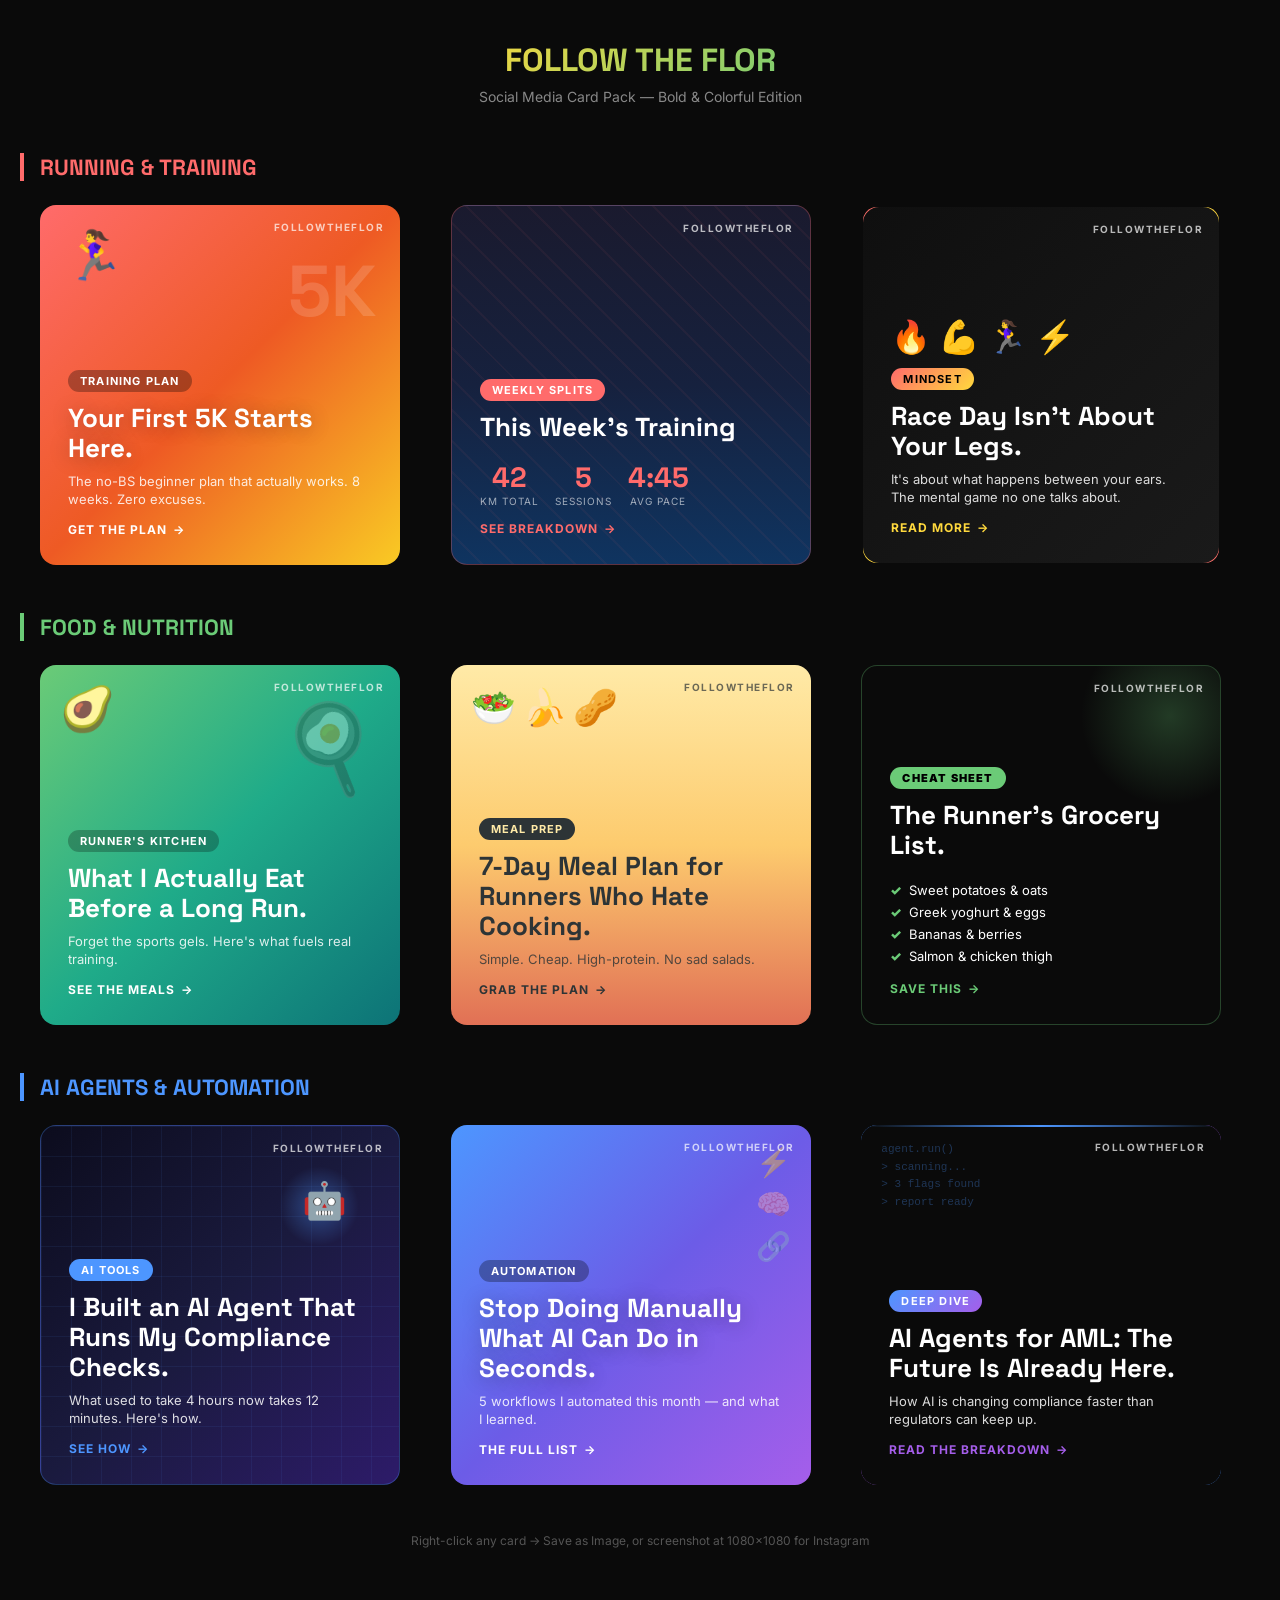
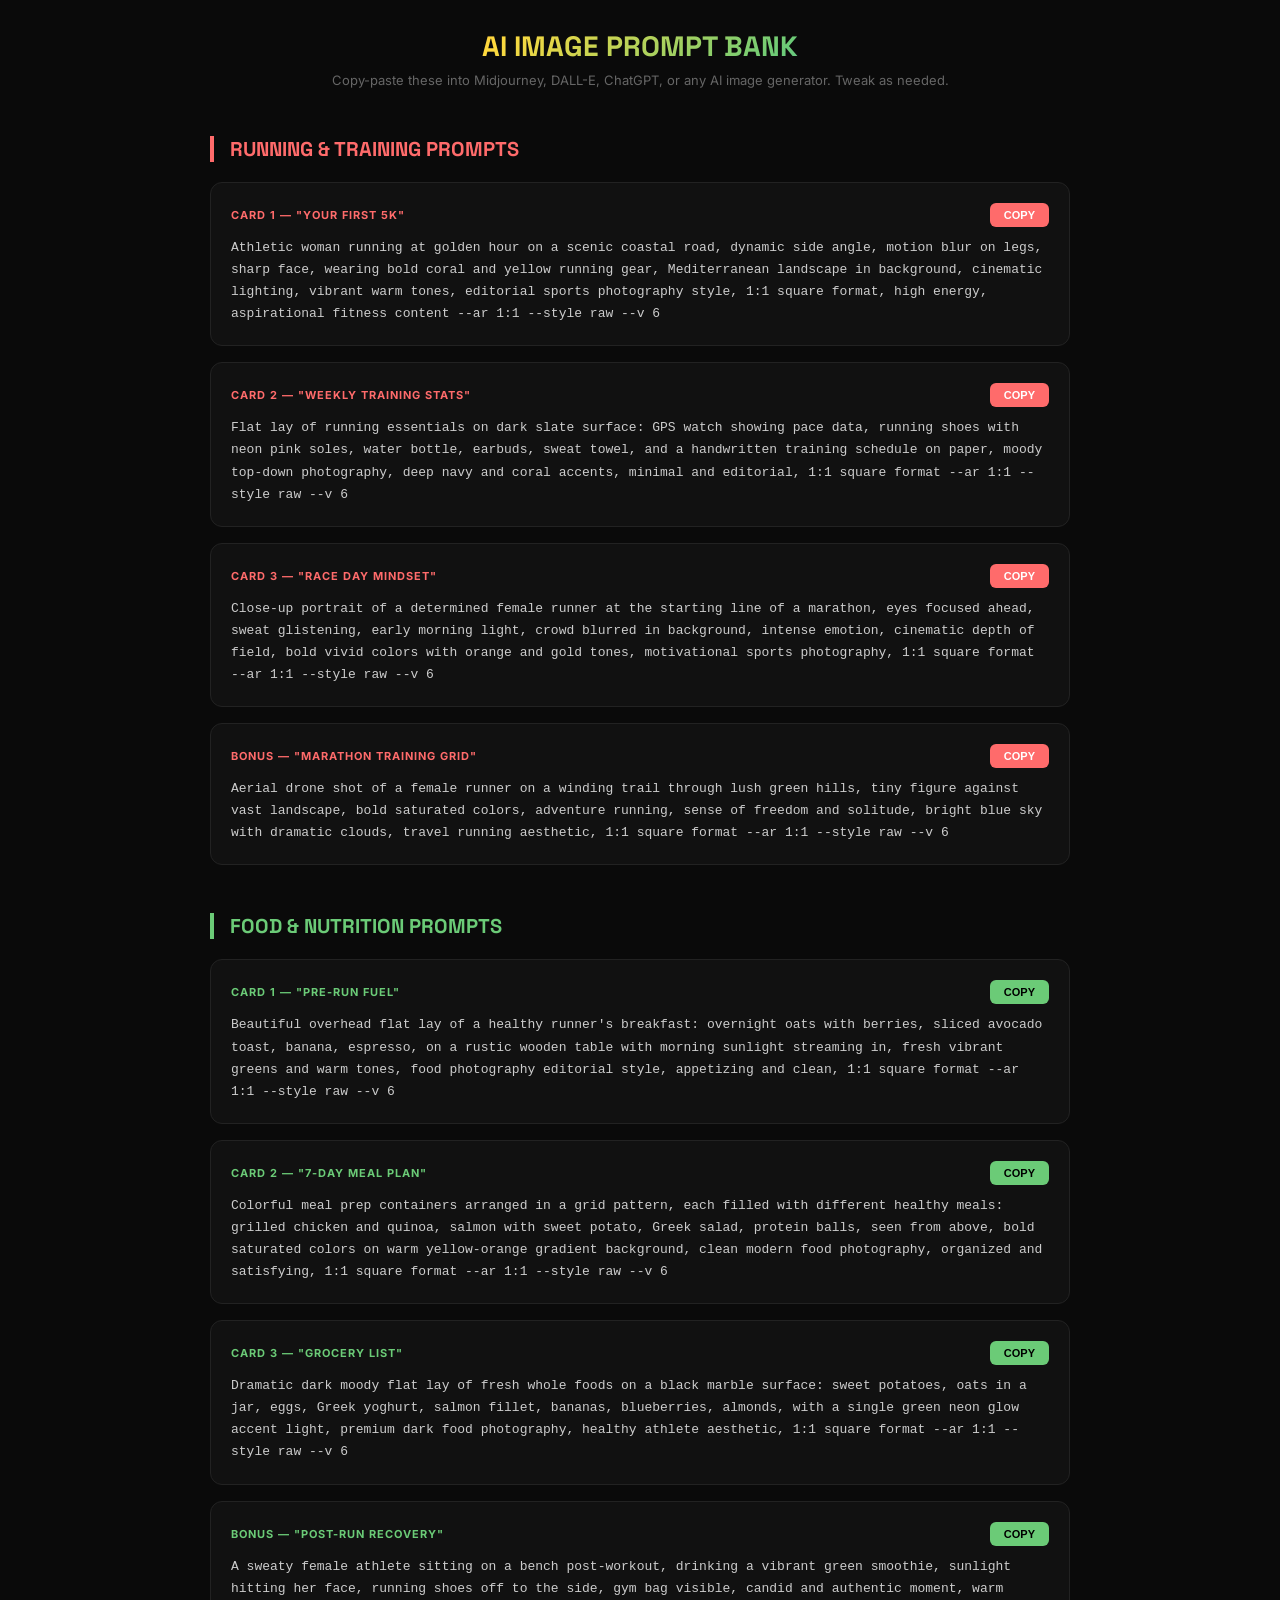
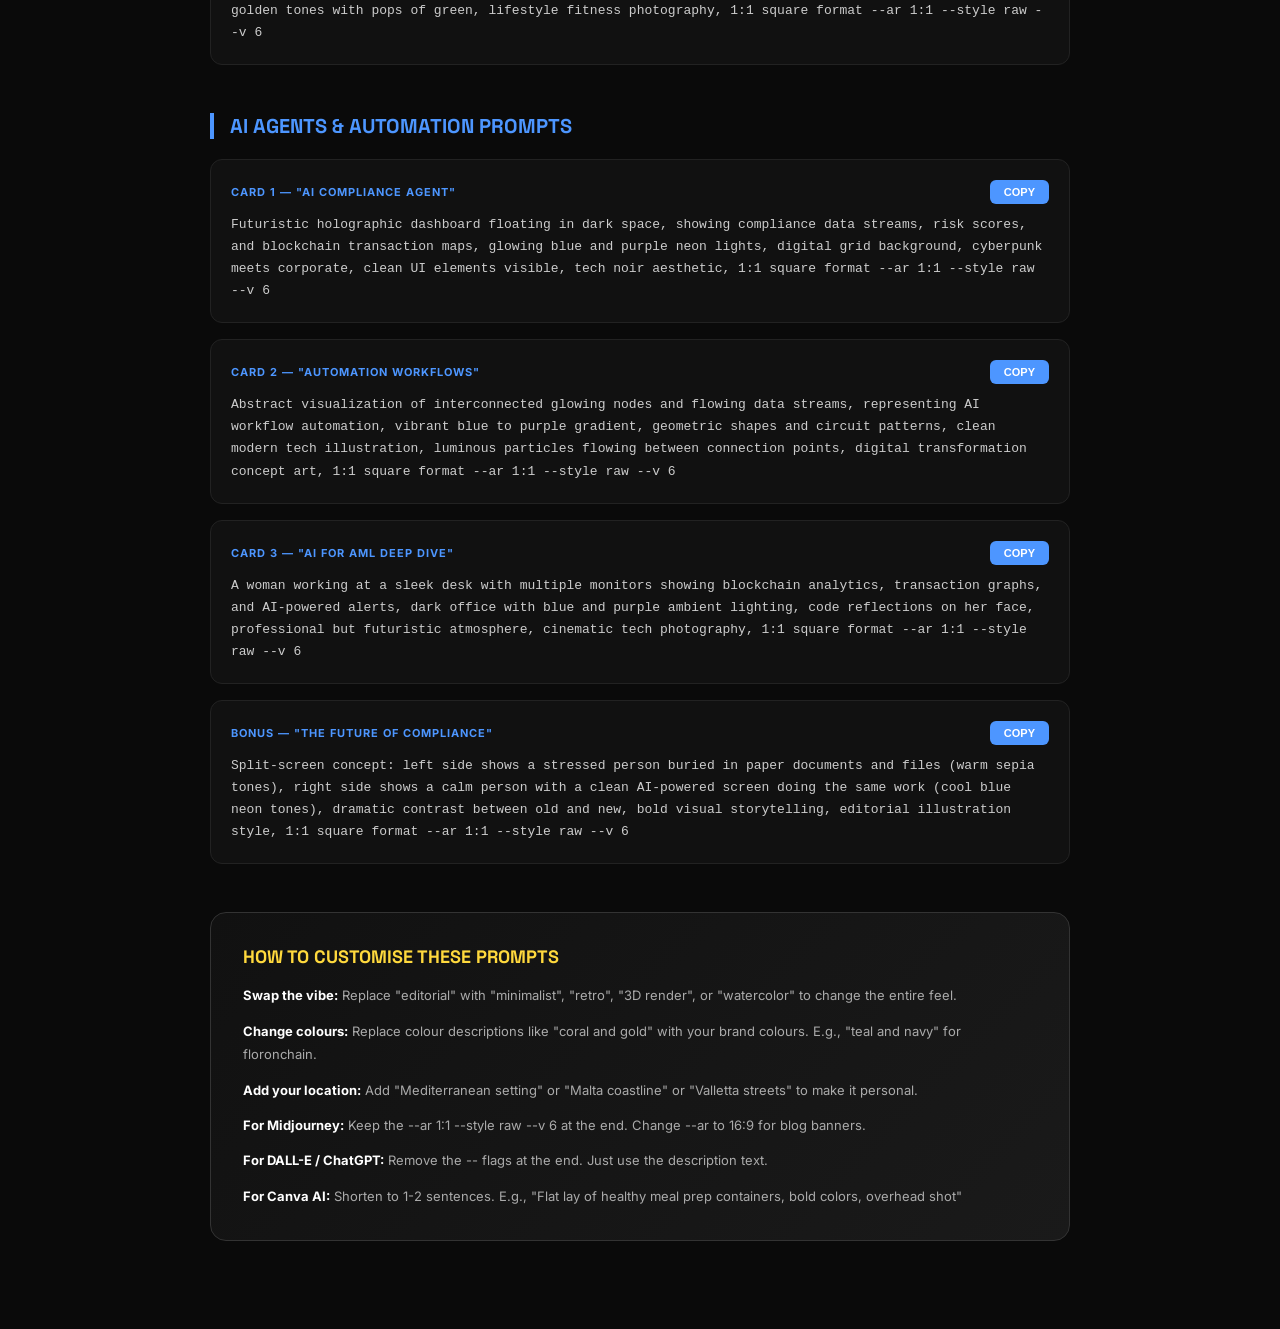
<file: planning/social-cards-pack.html>
<!DOCTYPE html>
<html lang="en">
<head>
<meta charset="UTF-8">
<meta name="viewport" content="width=device-width, initial-scale=1.0">
<title>Follow The Flor — Social Media Cards Pack</title>
<link href="https://fonts.googleapis.com/css2?family=Inter:wght@400;600;700;900&family=Space+Grotesk:wght@700&display=swap" rel="stylesheet">
<style>
* { margin: 0; padding: 0; box-sizing: border-box; }
body { background: #0a0a0a; color: #fff; font-family: 'Inter', sans-serif; padding: 40px 20px; }
h1 { text-align: center; font-family: 'Space Grotesk', sans-serif; font-size: 32px; margin-bottom: 8px; background: linear-gradient(135deg, #ff6b6b, #ffd93d, #6bcb77, #4d96ff); -webkit-background-clip: text; -webkit-text-fill-color: transparent; }
.subtitle { text-align: center; color: #888; margin-bottom: 48px; font-size: 14px; }
.section-title { font-family: 'Space Grotesk', sans-serif; font-size: 22px; margin: 48px 0 24px; padding-left: 16px; border-left: 4px solid; }
.section-title.running { border-color: #ff6b6b; color: #ff6b6b; }
.section-title.food { border-color: #6bcb77; color: #6bcb77; }
.section-title.ai { border-color: #4d96ff; color: #4d96ff; }
.grid { display: grid; grid-template-columns: repeat(auto-fit, minmax(340px, 1fr)); gap: 32px; max-width: 1200px; margin: 0 auto; }

/* ==================== CARD BASE ==================== */
.card {
  width: 360px; height: 360px;
  border-radius: 16px; overflow: hidden;
  position: relative; cursor: pointer;
  transition: transform 0.3s, box-shadow 0.3s;
}
.card:hover { transform: translateY(-4px); box-shadow: 0 20px 60px rgba(0,0,0,0.5); }
.card-inner { width: 100%; height: 100%; position: relative; display: flex; flex-direction: column; justify-content: flex-end; padding: 28px; }
.card .tag { display: inline-block; padding: 4px 12px; border-radius: 20px; font-size: 11px; font-weight: 700; text-transform: uppercase; letter-spacing: 1.2px; margin-bottom: 12px; width: fit-content; }
.card h2 { font-family: 'Space Grotesk', sans-serif; font-size: 26px; line-height: 1.15; margin-bottom: 8px; }
.card p { font-size: 13px; opacity: 0.85; line-height: 1.4; }
.card .cta { display: inline-flex; align-items: center; gap: 6px; margin-top: 14px; font-size: 12px; font-weight: 700; text-transform: uppercase; letter-spacing: 1px; }
.card .cta .arrow { display: inline-block; transition: transform 0.3s; }
.card:hover .cta .arrow { transform: translateX(4px); }
.brand { position: absolute; top: 16px; right: 16px; font-size: 10px; font-weight: 700; letter-spacing: 1.5px; text-transform: uppercase; opacity: 0.7; }

/* ==================== RUNNING CARDS ==================== */
.card.run1 {
  background: linear-gradient(135deg, #ff6b6b 0%, #ee5a24 50%, #f9ca24 100%);
}
.card.run1 .icon { position: absolute; top: 20px; left: 24px; font-size: 48px; }
.card.run1 .tag { background: rgba(0,0,0,0.3); color: #fff; }
.card.run1 h2 { color: #fff; text-shadow: 0 2px 20px rgba(0,0,0,0.3); }
.card.run1 .highlight { font-size: 72px; font-weight: 900; font-family: 'Space Grotesk', sans-serif; position: absolute; top: 50px; right: 24px; opacity: 0.15; line-height: 1; }

.card.run2 {
  background: linear-gradient(180deg, #1a1a2e 0%, #16213e 50%, #0f3460 100%);
  border: 1px solid rgba(255,107,107,0.3);
}
.card.run2 .pattern { position: absolute; top: 0; left: 0; width: 100%; height: 100%; background: repeating-linear-gradient(45deg, transparent, transparent 20px, rgba(255,107,107,0.05) 20px, rgba(255,107,107,0.05) 22px); }
.card.run2 .tag { background: #ff6b6b; color: #fff; }
.card.run2 .stats { display: flex; gap: 16px; margin-top: 8px; }
.card.run2 .stat { text-align: center; }
.card.run2 .stat-num { font-family: 'Space Grotesk', sans-serif; font-size: 28px; font-weight: 900; color: #ff6b6b; }
.card.run2 .stat-label { font-size: 10px; text-transform: uppercase; letter-spacing: 1px; opacity: 0.6; }

.card.run3 {
  background: linear-gradient(135deg, #0f0f0f 0%, #1a1a1a 100%);
  border: 2px solid transparent;
  background-clip: padding-box;
  position: relative;
}
.card.run3::before {
  content: ''; position: absolute; inset: -2px; border-radius: 18px; padding: 2px;
  background: linear-gradient(135deg, #ff6b6b, #ffd93d, #ff6b6b); -webkit-mask: linear-gradient(#fff 0 0) content-box, linear-gradient(#fff 0 0); -webkit-mask-composite: xor; mask-composite: exclude;
}
.card.run3 .emoji-row { font-size: 32px; letter-spacing: 8px; margin-bottom: 12px; }
.card.run3 .tag { background: linear-gradient(135deg, #ff6b6b, #ffd93d); color: #000; }

/* ==================== FOOD CARDS ==================== */
.card.food1 {
  background: linear-gradient(135deg, #6bcb77 0%, #1fab89 50%, #0d7377 100%);
}
.card.food1 .icon { position: absolute; top: 16px; left: 20px; font-size: 44px; }
.card.food1 .tag { background: rgba(0,0,0,0.25); color: #fff; }
.card.food1 h2 { color: #fff; }
.card.food1 .big-emoji { position: absolute; top: 30px; right: 20px; font-size: 80px; opacity: 0.3; transform: rotate(15deg); }

.card.food2 {
  background: linear-gradient(180deg, #ffeaa7 0%, #fdcb6e 50%, #e17055 100%);
  color: #2d3436;
}
.card.food2 .tag { background: #2d3436; color: #ffeaa7; }
.card.food2 h2 { color: #2d3436; }
.card.food2 p { color: #2d3436; opacity: 0.8; }
.card.food2 .cta { color: #2d3436; }
.card.food2 .brand { color: #2d3436; }
.card.food2 .food-icons { position: absolute; top: 20px; left: 20px; font-size: 36px; letter-spacing: 6px; }

.card.food3 {
  background: #0a0a0a;
  border: 1px solid rgba(107,203,119,0.3);
}
.card.food3 .glow { position: absolute; top: -40px; right: -40px; width: 180px; height: 180px; background: radial-gradient(circle, rgba(107,203,119,0.25) 0%, transparent 70%); border-radius: 50%; }
.card.food3 .tag { background: #6bcb77; color: #000; font-weight: 900; }
.card.food3 .checklist { list-style: none; margin-top: 10px; }
.card.food3 .checklist li { font-size: 13px; padding: 3px 0; display: flex; align-items: center; gap: 8px; }
.card.food3 .checklist li::before { content: '✓'; color: #6bcb77; font-weight: 900; }

/* ==================== AI CARDS ==================== */
.card.ai1 {
  background: linear-gradient(135deg, #0c0c1d 0%, #1a1a3e 50%, #2d1b69 100%);
  border: 1px solid rgba(77,150,255,0.3);
  overflow: hidden;
}
.card.ai1 .grid-bg { position: absolute; inset: 0; background-image: linear-gradient(rgba(77,150,255,0.08) 1px, transparent 1px), linear-gradient(90deg, rgba(77,150,255,0.08) 1px, transparent 1px); background-size: 30px 30px; }
.card.ai1 .tag { background: #4d96ff; color: #fff; }
.card.ai1 .pulse { position: absolute; top: 40px; right: 40px; width: 80px; height: 80px; border-radius: 50%; background: radial-gradient(circle, rgba(77,150,255,0.4) 0%, transparent 70%); animation: pulse 2s ease-in-out infinite; }
@keyframes pulse { 0%, 100% { transform: scale(1); opacity: 0.6; } 50% { transform: scale(1.3); opacity: 1; } }
.card.ai1 .bot-icon { position: absolute; top: 52px; right: 52px; font-size: 36px; }

.card.ai2 {
  background: linear-gradient(135deg, #4d96ff 0%, #6c5ce7 50%, #a55eea 100%);
}
.card.ai2 .tag { background: rgba(0,0,0,0.3); color: #fff; }
.card.ai2 .float-icons { position: absolute; top: 20px; right: 20px; display: flex; flex-direction: column; gap: 8px; font-size: 28px; opacity: 0.4; }
.card.ai2 h2 { text-shadow: 0 2px 20px rgba(0,0,0,0.3); }

.card.ai3 {
  background: #0a0a0a; position: relative; overflow: hidden;
}
.card.ai3::before {
  content: ''; position: absolute; inset: -2px; border-radius: 18px; padding: 2px;
  background: linear-gradient(135deg, #4d96ff, #a55eea, #4d96ff); -webkit-mask: linear-gradient(#fff 0 0) content-box, linear-gradient(#fff 0 0); -webkit-mask-composite: xor; mask-composite: exclude;
}
.card.ai3 .scan-line { position: absolute; top: 0; left: 0; width: 100%; height: 2px; background: linear-gradient(90deg, transparent, #4d96ff, transparent); animation: scan 3s linear infinite; }
@keyframes scan { 0% { top: 0; } 100% { top: 100%; } }
.card.ai3 .tag { background: linear-gradient(135deg, #4d96ff, #a55eea); color: #fff; }
.card.ai3 .code-snippet { font-family: monospace; font-size: 11px; color: #4d96ff; opacity: 0.3; position: absolute; top: 16px; left: 20px; line-height: 1.6; }

/* ==================== RESPONSIVE ==================== */
@media (max-width: 768px) {
  .grid { grid-template-columns: 1fr; justify-items: center; }
  .card { width: 340px; height: 340px; }
}

.download-hint { text-align: center; margin-top: 48px; color: #555; font-size: 12px; }
</style>
</head>
<body>

<h1>FOLLOW THE FLOR</h1>
<p class="subtitle">Social Media Card Pack — Bold & Colorful Edition</p>

<!-- ==================== RUNNING ==================== -->
<h3 class="section-title running">RUNNING & TRAINING</h3>
<div class="grid">

  <div class="card run1">
    <div class="card-inner">
      <div class="icon">🏃‍♀️</div>
      <div class="highlight">5K</div>
      <span class="brand">followtheflor</span>
      <span class="tag">Training Plan</span>
      <h2>Your First 5K Starts Here.</h2>
      <p>The no-BS beginner plan that actually works. 8 weeks. Zero excuses.</p>
      <div class="cta">GET THE PLAN <span class="arrow">→</span></div>
    </div>
  </div>

  <div class="card run2">
    <div class="pattern"></div>
    <div class="card-inner" style="position:relative;z-index:1;">
      <span class="brand">followtheflor</span>
      <span class="tag">Weekly Splits</span>
      <h2>This Week's Training</h2>
      <div class="stats">
        <div class="stat"><div class="stat-num">42</div><div class="stat-label">KM Total</div></div>
        <div class="stat"><div class="stat-num">5</div><div class="stat-label">Sessions</div></div>
        <div class="stat"><div class="stat-num">4:45</div><div class="stat-label">Avg Pace</div></div>
      </div>
      <div class="cta" style="color:#ff6b6b;">SEE BREAKDOWN <span class="arrow">→</span></div>
    </div>
  </div>

  <div class="card run3">
    <div class="card-inner" style="position:relative;z-index:1;">
      <span class="brand">followtheflor</span>
      <div class="emoji-row">🔥💪🏃‍♀️⚡</div>
      <span class="tag">Mindset</span>
      <h2>Race Day Isn't About Your Legs.</h2>
      <p>It's about what happens between your ears. The mental game no one talks about.</p>
      <div class="cta" style="color:#ffd93d;">READ MORE <span class="arrow">→</span></div>
    </div>
  </div>

</div>

<!-- ==================== FOOD ==================== -->
<h3 class="section-title food">FOOD & NUTRITION</h3>
<div class="grid">

  <div class="card food1">
    <div class="card-inner">
      <div class="icon">🥑</div>
      <div class="big-emoji">🍳</div>
      <span class="brand">followtheflor</span>
      <span class="tag">Runner's Kitchen</span>
      <h2>What I Actually Eat Before a Long Run.</h2>
      <p>Forget the sports gels. Here's what fuels real training.</p>
      <div class="cta">SEE THE MEALS <span class="arrow">→</span></div>
    </div>
  </div>

  <div class="card food2">
    <div class="card-inner">
      <div class="food-icons">🥗🍌🥜</div>
      <span class="brand">followtheflor</span>
      <span class="tag">Meal Prep</span>
      <h2>7-Day Meal Plan for Runners Who Hate Cooking.</h2>
      <p>Simple. Cheap. High-protein. No sad salads.</p>
      <div class="cta">GRAB THE PLAN <span class="arrow">→</span></div>
    </div>
  </div>

  <div class="card food3">
    <div class="glow"></div>
    <div class="card-inner" style="position:relative;z-index:1;">
      <span class="brand">followtheflor</span>
      <span class="tag">Cheat Sheet</span>
      <h2>The Runner's Grocery List.</h2>
      <ul class="checklist">
        <li>Sweet potatoes & oats</li>
        <li>Greek yoghurt & eggs</li>
        <li>Bananas & berries</li>
        <li>Salmon & chicken thigh</li>
      </ul>
      <div class="cta" style="color:#6bcb77;">SAVE THIS <span class="arrow">→</span></div>
    </div>
  </div>

</div>

<!-- ==================== AI ==================== -->
<h3 class="section-title ai">AI AGENTS & AUTOMATION</h3>
<div class="grid">

  <div class="card ai1">
    <div class="grid-bg"></div>
    <div class="pulse"></div>
    <div class="bot-icon">🤖</div>
    <div class="card-inner" style="position:relative;z-index:1;">
      <span class="brand">followtheflor</span>
      <span class="tag">AI Tools</span>
      <h2>I Built an AI Agent That Runs My Compliance Checks.</h2>
      <p>What used to take 4 hours now takes 12 minutes. Here's how.</p>
      <div class="cta" style="color:#4d96ff;">SEE HOW <span class="arrow">→</span></div>
    </div>
  </div>

  <div class="card ai2">
    <div class="card-inner">
      <div class="float-icons">
        <span>⚡</span><span>🧠</span><span>🔗</span>
      </div>
      <span class="brand">followtheflor</span>
      <span class="tag">Automation</span>
      <h2>Stop Doing Manually What AI Can Do in Seconds.</h2>
      <p>5 workflows I automated this month — and what I learned.</p>
      <div class="cta">THE FULL LIST <span class="arrow">→</span></div>
    </div>
  </div>

  <div class="card ai3">
    <div class="scan-line"></div>
    <div class="code-snippet">
      agent.run()<br>
      &gt; scanning...<br>
      &gt; 3 flags found<br>
      &gt; report ready
    </div>
    <div class="card-inner" style="position:relative;z-index:1;">
      <span class="brand">followtheflor</span>
      <span class="tag">Deep Dive</span>
      <h2>AI Agents for AML: The Future Is Already Here.</h2>
      <p>How AI is changing compliance faster than regulators can keep up.</p>
      <div class="cta" style="color:#a55eea;">READ THE BREAKDOWN <span class="arrow">→</span></div>
    </div>
  </div>

</div>

<p class="download-hint">Right-click any card → Save as Image, or screenshot at 1080×1080 for Instagram</p>

<!-- ==================== PROMPT BANK ==================== -->
<div style="max-width:900px;margin:80px auto 0;padding:0 20px;">
  <h1 style="background:linear-gradient(135deg,#ff6b6b,#ffd93d,#6bcb77,#4d96ff);-webkit-background-clip:text;-webkit-text-fill-color:transparent;font-family:'Space Grotesk',sans-serif;font-size:28px;text-align:center;margin-bottom:8px;">AI IMAGE PROMPT BANK</h1>
  <p style="text-align:center;color:#666;font-size:13px;margin-bottom:48px;">Copy-paste these into Midjourney, DALL-E, ChatGPT, or any AI image generator. Tweak as needed.</p>

  <!-- RUNNING PROMPTS -->
  <div style="margin-bottom:48px;">
    <h3 style="font-family:'Space Grotesk',sans-serif;font-size:20px;color:#ff6b6b;border-left:4px solid #ff6b6b;padding-left:16px;margin-bottom:20px;">RUNNING & TRAINING PROMPTS</h3>

    <div style="background:#111;border:1px solid #222;border-radius:12px;padding:20px;margin-bottom:16px;position:relative;">
      <div style="display:flex;justify-content:space-between;align-items:center;margin-bottom:10px;">
        <span style="color:#ff6b6b;font-size:11px;font-weight:700;text-transform:uppercase;letter-spacing:1px;">Card 1 — "Your First 5K"</span>
        <button onclick="copyPrompt(this)" style="background:#ff6b6b;color:#fff;border:none;padding:6px 14px;border-radius:6px;font-size:11px;font-weight:700;cursor:pointer;text-transform:uppercase;">Copy</button>
      </div>
      <p class="prompt-text" style="color:#ccc;font-size:13px;line-height:1.7;font-family:monospace;">Athletic woman running at golden hour on a scenic coastal road, dynamic side angle, motion blur on legs, sharp face, wearing bold coral and yellow running gear, Mediterranean landscape in background, cinematic lighting, vibrant warm tones, editorial sports photography style, 1:1 square format, high energy, aspirational fitness content --ar 1:1 --style raw --v 6</p>
    </div>

    <div style="background:#111;border:1px solid #222;border-radius:12px;padding:20px;margin-bottom:16px;position:relative;">
      <div style="display:flex;justify-content:space-between;align-items:center;margin-bottom:10px;">
        <span style="color:#ff6b6b;font-size:11px;font-weight:700;text-transform:uppercase;letter-spacing:1px;">Card 2 — "Weekly Training Stats"</span>
        <button onclick="copyPrompt(this)" style="background:#ff6b6b;color:#fff;border:none;padding:6px 14px;border-radius:6px;font-size:11px;font-weight:700;cursor:pointer;text-transform:uppercase;">Copy</button>
      </div>
      <p class="prompt-text" style="color:#ccc;font-size:13px;line-height:1.7;font-family:monospace;">Flat lay of running essentials on dark slate surface: GPS watch showing pace data, running shoes with neon pink soles, water bottle, earbuds, sweat towel, and a handwritten training schedule on paper, moody top-down photography, deep navy and coral accents, minimal and editorial, 1:1 square format --ar 1:1 --style raw --v 6</p>
    </div>

    <div style="background:#111;border:1px solid #222;border-radius:12px;padding:20px;margin-bottom:16px;position:relative;">
      <div style="display:flex;justify-content:space-between;align-items:center;margin-bottom:10px;">
        <span style="color:#ff6b6b;font-size:11px;font-weight:700;text-transform:uppercase;letter-spacing:1px;">Card 3 — "Race Day Mindset"</span>
        <button onclick="copyPrompt(this)" style="background:#ff6b6b;color:#fff;border:none;padding:6px 14px;border-radius:6px;font-size:11px;font-weight:700;cursor:pointer;text-transform:uppercase;">Copy</button>
      </div>
      <p class="prompt-text" style="color:#ccc;font-size:13px;line-height:1.7;font-family:monospace;">Close-up portrait of a determined female runner at the starting line of a marathon, eyes focused ahead, sweat glistening, early morning light, crowd blurred in background, intense emotion, cinematic depth of field, bold vivid colors with orange and gold tones, motivational sports photography, 1:1 square format --ar 1:1 --style raw --v 6</p>
    </div>

    <div style="background:#111;border:1px solid #222;border-radius:12px;padding:20px;margin-bottom:16px;position:relative;">
      <div style="display:flex;justify-content:space-between;align-items:center;margin-bottom:10px;">
        <span style="color:#ff6b6b;font-size:11px;font-weight:700;text-transform:uppercase;letter-spacing:1px;">Bonus — "Marathon Training Grid"</span>
        <button onclick="copyPrompt(this)" style="background:#ff6b6b;color:#fff;border:none;padding:6px 14px;border-radius:6px;font-size:11px;font-weight:700;cursor:pointer;text-transform:uppercase;">Copy</button>
      </div>
      <p class="prompt-text" style="color:#ccc;font-size:13px;line-height:1.7;font-family:monospace;">Aerial drone shot of a female runner on a winding trail through lush green hills, tiny figure against vast landscape, bold saturated colors, adventure running, sense of freedom and solitude, bright blue sky with dramatic clouds, travel running aesthetic, 1:1 square format --ar 1:1 --style raw --v 6</p>
    </div>
  </div>

  <!-- FOOD PROMPTS -->
  <div style="margin-bottom:48px;">
    <h3 style="font-family:'Space Grotesk',sans-serif;font-size:20px;color:#6bcb77;border-left:4px solid #6bcb77;padding-left:16px;margin-bottom:20px;">FOOD & NUTRITION PROMPTS</h3>

    <div style="background:#111;border:1px solid #222;border-radius:12px;padding:20px;margin-bottom:16px;position:relative;">
      <div style="display:flex;justify-content:space-between;align-items:center;margin-bottom:10px;">
        <span style="color:#6bcb77;font-size:11px;font-weight:700;text-transform:uppercase;letter-spacing:1px;">Card 1 — "Pre-Run Fuel"</span>
        <button onclick="copyPrompt(this)" style="background:#6bcb77;color:#000;border:none;padding:6px 14px;border-radius:6px;font-size:11px;font-weight:700;cursor:pointer;text-transform:uppercase;">Copy</button>
      </div>
      <p class="prompt-text" style="color:#ccc;font-size:13px;line-height:1.7;font-family:monospace;">Beautiful overhead flat lay of a healthy runner's breakfast: overnight oats with berries, sliced avocado toast, banana, espresso, on a rustic wooden table with morning sunlight streaming in, fresh vibrant greens and warm tones, food photography editorial style, appetizing and clean, 1:1 square format --ar 1:1 --style raw --v 6</p>
    </div>

    <div style="background:#111;border:1px solid #222;border-radius:12px;padding:20px;margin-bottom:16px;position:relative;">
      <div style="display:flex;justify-content:space-between;align-items:center;margin-bottom:10px;">
        <span style="color:#6bcb77;font-size:11px;font-weight:700;text-transform:uppercase;letter-spacing:1px;">Card 2 — "7-Day Meal Plan"</span>
        <button onclick="copyPrompt(this)" style="background:#6bcb77;color:#000;border:none;padding:6px 14px;border-radius:6px;font-size:11px;font-weight:700;cursor:pointer;text-transform:uppercase;">Copy</button>
      </div>
      <p class="prompt-text" style="color:#ccc;font-size:13px;line-height:1.7;font-family:monospace;">Colorful meal prep containers arranged in a grid pattern, each filled with different healthy meals: grilled chicken and quinoa, salmon with sweet potato, Greek salad, protein balls, seen from above, bold saturated colors on warm yellow-orange gradient background, clean modern food photography, organized and satisfying, 1:1 square format --ar 1:1 --style raw --v 6</p>
    </div>

    <div style="background:#111;border:1px solid #222;border-radius:12px;padding:20px;margin-bottom:16px;position:relative;">
      <div style="display:flex;justify-content:space-between;align-items:center;margin-bottom:10px;">
        <span style="color:#6bcb77;font-size:11px;font-weight:700;text-transform:uppercase;letter-spacing:1px;">Card 3 — "Grocery List"</span>
        <button onclick="copyPrompt(this)" style="background:#6bcb77;color:#000;border:none;padding:6px 14px;border-radius:6px;font-size:11px;font-weight:700;cursor:pointer;text-transform:uppercase;">Copy</button>
      </div>
      <p class="prompt-text" style="color:#ccc;font-size:13px;line-height:1.7;font-family:monospace;">Dramatic dark moody flat lay of fresh whole foods on a black marble surface: sweet potatoes, oats in a jar, eggs, Greek yoghurt, salmon fillet, bananas, blueberries, almonds, with a single green neon glow accent light, premium dark food photography, healthy athlete aesthetic, 1:1 square format --ar 1:1 --style raw --v 6</p>
    </div>

    <div style="background:#111;border:1px solid #222;border-radius:12px;padding:20px;margin-bottom:16px;position:relative;">
      <div style="display:flex;justify-content:space-between;align-items:center;margin-bottom:10px;">
        <span style="color:#6bcb77;font-size:11px;font-weight:700;text-transform:uppercase;letter-spacing:1px;">Bonus — "Post-Run Recovery"</span>
        <button onclick="copyPrompt(this)" style="background:#6bcb77;color:#000;border:none;padding:6px 14px;border-radius:6px;font-size:11px;font-weight:700;cursor:pointer;text-transform:uppercase;">Copy</button>
      </div>
      <p class="prompt-text" style="color:#ccc;font-size:13px;line-height:1.7;font-family:monospace;">A sweaty female athlete sitting on a bench post-workout, drinking a vibrant green smoothie, sunlight hitting her face, running shoes off to the side, gym bag visible, candid and authentic moment, warm golden tones with pops of green, lifestyle fitness photography, 1:1 square format --ar 1:1 --style raw --v 6</p>
    </div>
  </div>

  <!-- AI PROMPTS -->
  <div style="margin-bottom:48px;">
    <h3 style="font-family:'Space Grotesk',sans-serif;font-size:20px;color:#4d96ff;border-left:4px solid #4d96ff;padding-left:16px;margin-bottom:20px;">AI AGENTS & AUTOMATION PROMPTS</h3>

    <div style="background:#111;border:1px solid #222;border-radius:12px;padding:20px;margin-bottom:16px;position:relative;">
      <div style="display:flex;justify-content:space-between;align-items:center;margin-bottom:10px;">
        <span style="color:#4d96ff;font-size:11px;font-weight:700;text-transform:uppercase;letter-spacing:1px;">Card 1 — "AI Compliance Agent"</span>
        <button onclick="copyPrompt(this)" style="background:#4d96ff;color:#fff;border:none;padding:6px 14px;border-radius:6px;font-size:11px;font-weight:700;cursor:pointer;text-transform:uppercase;">Copy</button>
      </div>
      <p class="prompt-text" style="color:#ccc;font-size:13px;line-height:1.7;font-family:monospace;">Futuristic holographic dashboard floating in dark space, showing compliance data streams, risk scores, and blockchain transaction maps, glowing blue and purple neon lights, digital grid background, cyberpunk meets corporate, clean UI elements visible, tech noir aesthetic, 1:1 square format --ar 1:1 --style raw --v 6</p>
    </div>

    <div style="background:#111;border:1px solid #222;border-radius:12px;padding:20px;margin-bottom:16px;position:relative;">
      <div style="display:flex;justify-content:space-between;align-items:center;margin-bottom:10px;">
        <span style="color:#4d96ff;font-size:11px;font-weight:700;text-transform:uppercase;letter-spacing:1px;">Card 2 — "Automation Workflows"</span>
        <button onclick="copyPrompt(this)" style="background:#4d96ff;color:#fff;border:none;padding:6px 14px;border-radius:6px;font-size:11px;font-weight:700;cursor:pointer;text-transform:uppercase;">Copy</button>
      </div>
      <p class="prompt-text" style="color:#ccc;font-size:13px;line-height:1.7;font-family:monospace;">Abstract visualization of interconnected glowing nodes and flowing data streams, representing AI workflow automation, vibrant blue to purple gradient, geometric shapes and circuit patterns, clean modern tech illustration, luminous particles flowing between connection points, digital transformation concept art, 1:1 square format --ar 1:1 --style raw --v 6</p>
    </div>

    <div style="background:#111;border:1px solid #222;border-radius:12px;padding:20px;margin-bottom:16px;position:relative;">
      <div style="display:flex;justify-content:space-between;align-items:center;margin-bottom:10px;">
        <span style="color:#4d96ff;font-size:11px;font-weight:700;text-transform:uppercase;letter-spacing:1px;">Card 3 — "AI for AML Deep Dive"</span>
        <button onclick="copyPrompt(this)" style="background:#4d96ff;color:#fff;border:none;padding:6px 14px;border-radius:6px;font-size:11px;font-weight:700;cursor:pointer;text-transform:uppercase;">Copy</button>
      </div>
      <p class="prompt-text" style="color:#ccc;font-size:13px;line-height:1.7;font-family:monospace;">A woman working at a sleek desk with multiple monitors showing blockchain analytics, transaction graphs, and AI-powered alerts, dark office with blue and purple ambient lighting, code reflections on her face, professional but futuristic atmosphere, cinematic tech photography, 1:1 square format --ar 1:1 --style raw --v 6</p>
    </div>

    <div style="background:#111;border:1px solid #222;border-radius:12px;padding:20px;margin-bottom:16px;position:relative;">
      <div style="display:flex;justify-content:space-between;align-items:center;margin-bottom:10px;">
        <span style="color:#4d96ff;font-size:11px;font-weight:700;text-transform:uppercase;letter-spacing:1px;">Bonus — "The Future of Compliance"</span>
        <button onclick="copyPrompt(this)" style="background:#4d96ff;color:#fff;border:none;padding:6px 14px;border-radius:6px;font-size:11px;font-weight:700;cursor:pointer;text-transform:uppercase;">Copy</button>
      </div>
      <p class="prompt-text" style="color:#ccc;font-size:13px;line-height:1.7;font-family:monospace;">Split-screen concept: left side shows a stressed person buried in paper documents and files (warm sepia tones), right side shows a calm person with a clean AI-powered screen doing the same work (cool blue neon tones), dramatic contrast between old and new, bold visual storytelling, editorial illustration style, 1:1 square format --ar 1:1 --style raw --v 6</p>
    </div>
  </div>

  <!-- CUSTOMIZATION TIPS -->
  <div style="background:linear-gradient(135deg,#111,#1a1a1a);border:1px solid #333;border-radius:16px;padding:32px;margin-bottom:48px;">
    <h3 style="font-family:'Space Grotesk',sans-serif;font-size:18px;color:#ffd93d;margin-bottom:16px;">HOW TO CUSTOMISE THESE PROMPTS</h3>
    <div style="color:#aaa;font-size:13px;line-height:1.8;">
      <p style="margin-bottom:12px;"><strong style="color:#fff;">Swap the vibe:</strong> Replace "editorial" with "minimalist", "retro", "3D render", or "watercolor" to change the entire feel.</p>
      <p style="margin-bottom:12px;"><strong style="color:#fff;">Change colours:</strong> Replace colour descriptions like "coral and gold" with your brand colours. E.g., "teal and navy" for floronchain.</p>
      <p style="margin-bottom:12px;"><strong style="color:#fff;">Add your location:</strong> Add "Mediterranean setting" or "Malta coastline" or "Valletta streets" to make it personal.</p>
      <p style="margin-bottom:12px;"><strong style="color:#fff;">For Midjourney:</strong> Keep the --ar 1:1 --style raw --v 6 at the end. Change --ar to 16:9 for blog banners.</p>
      <p style="margin-bottom:12px;"><strong style="color:#fff;">For DALL-E / ChatGPT:</strong> Remove the -- flags at the end. Just use the description text.</p>
      <p><strong style="color:#fff;">For Canva AI:</strong> Shorten to 1-2 sentences. E.g., "Flat lay of healthy meal prep containers, bold colors, overhead shot"</p>
    </div>
  </div>

</div>

<script>
function copyPrompt(btn) {
  const prompt = btn.closest('div[style]').querySelector('.prompt-text').textContent.trim();
  navigator.clipboard.writeText(prompt).then(() => {
    btn.textContent = 'COPIED!';
    btn.style.background = '#ffd93d';
    btn.style.color = '#000';
    setTimeout(() => {
      btn.textContent = 'COPY';
      btn.style.background = '';
      btn.style.color = '';
    }, 2000);
  });
}
</script>

</body>
</html>
</file>
